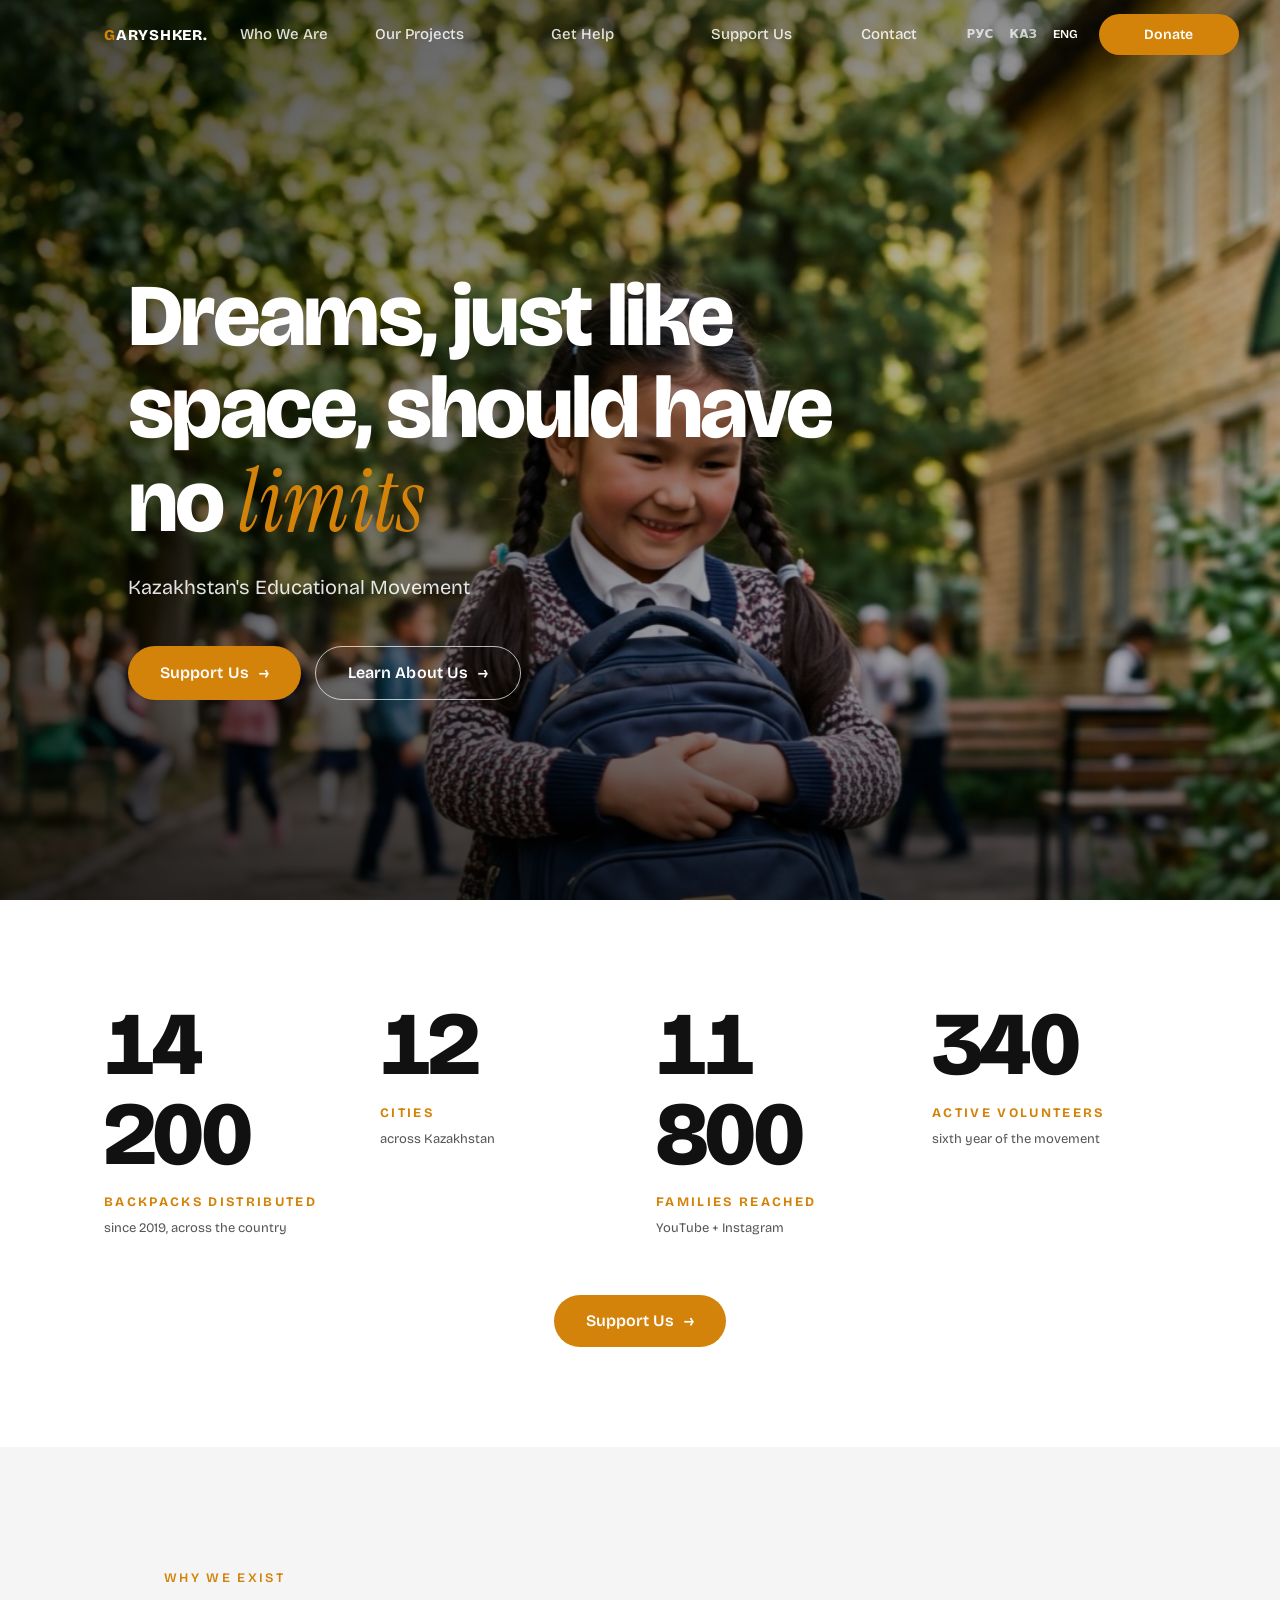
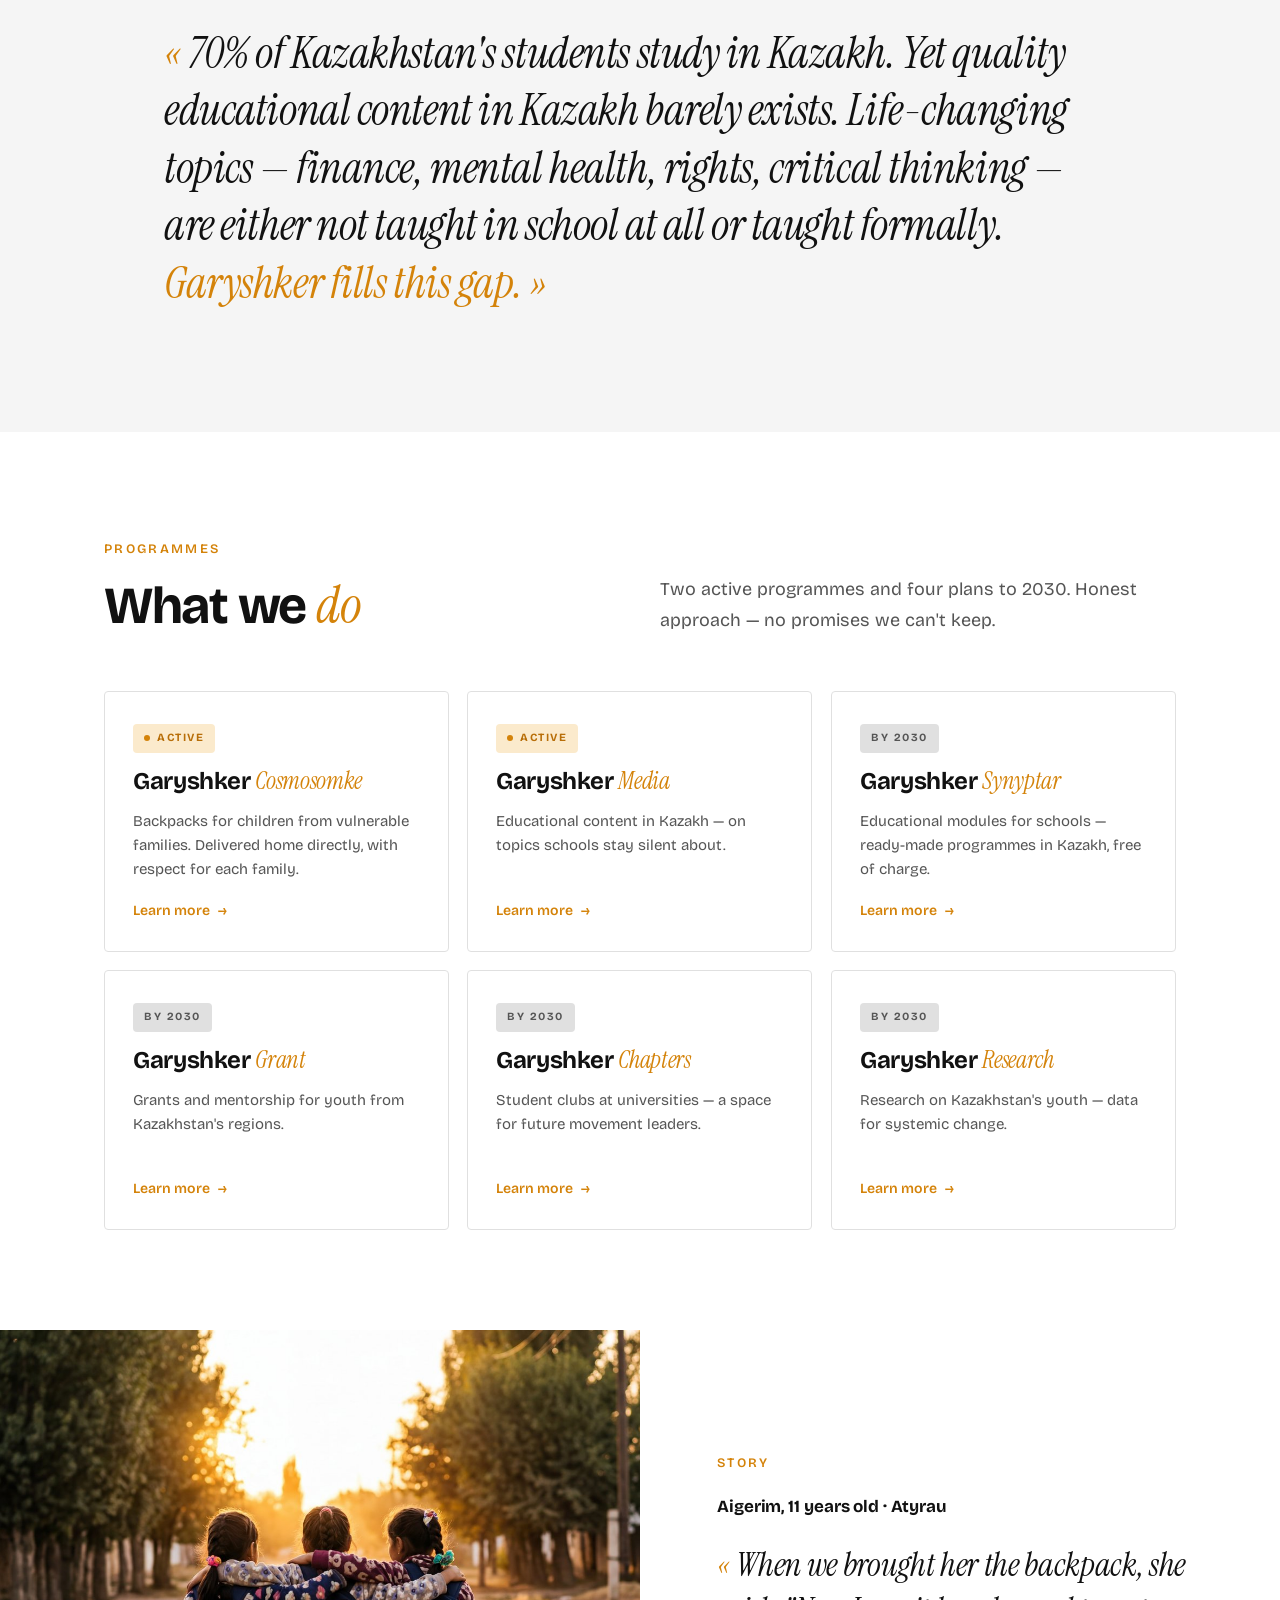
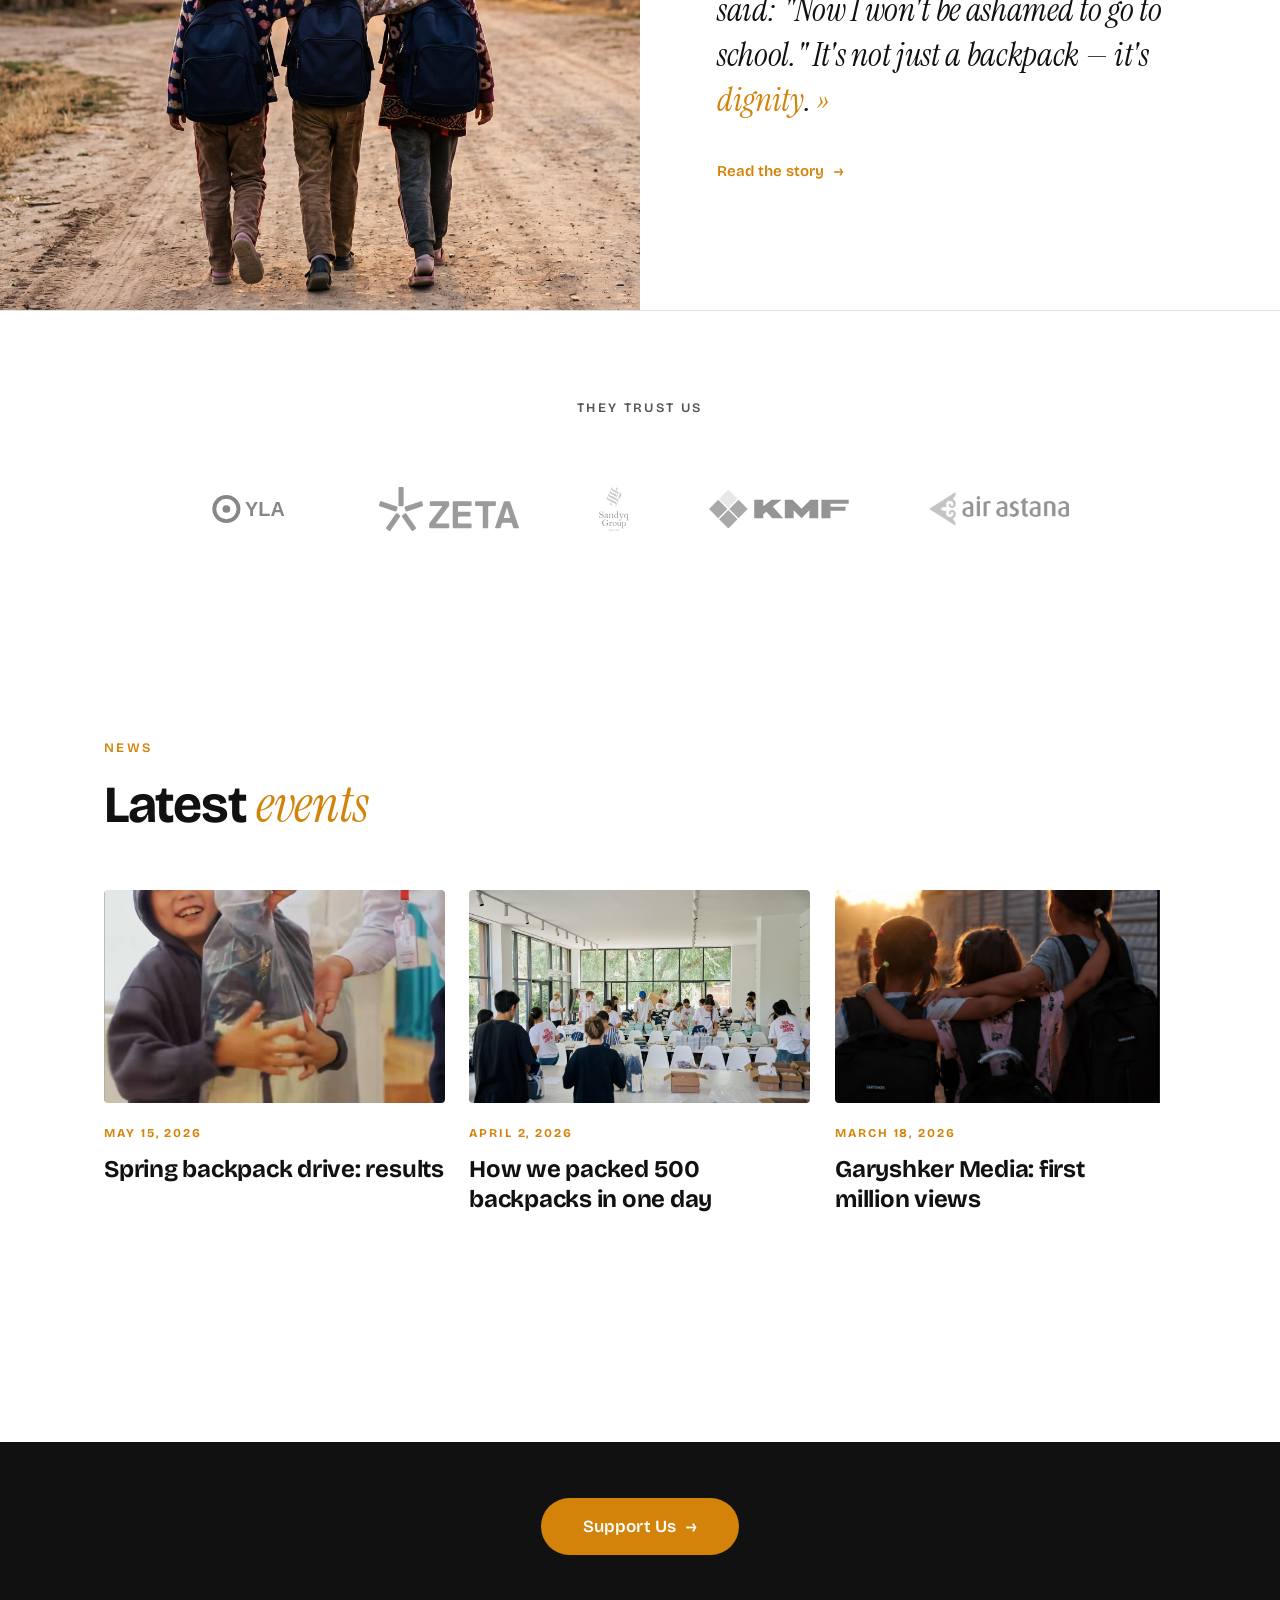
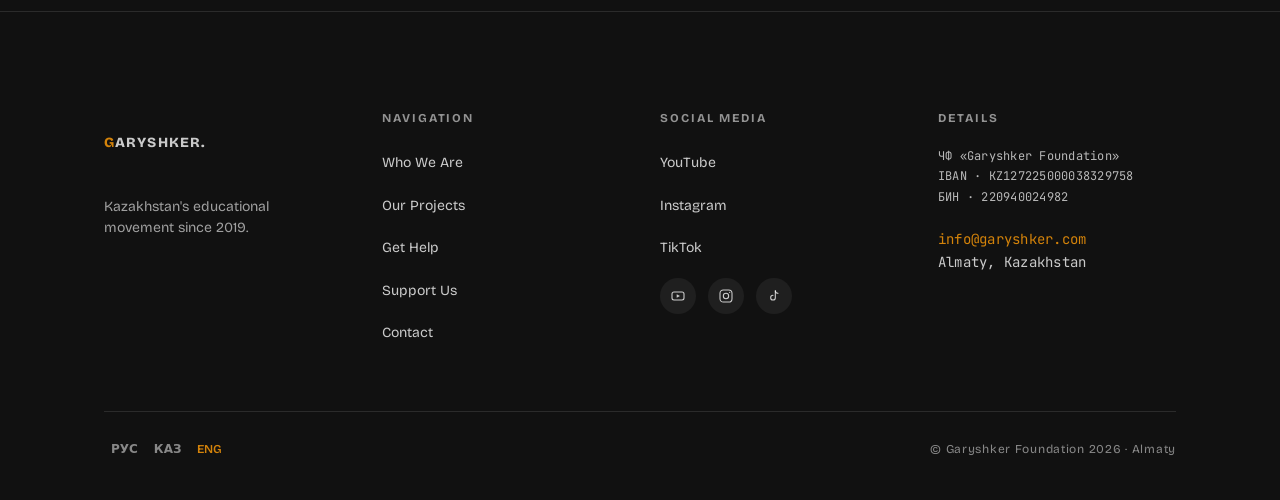
<file: index.html>
<!doctype html>
<html lang="ru">
<head>
<meta charset="utf-8">
<meta name="viewport" content="width=device-width, initial-scale=1">
<title>Garyshker · Образовательное движение Казахстана</title>
<meta name="description" content="У мечтаний, как и у космоса, не должно быть пределов. Образовательное движение Казахстана с 2019 года.">
<meta property="og:title" content="GARYSHKER — Образовательное движение Казахстана">
<meta property="og:description" content="Помогаем детям из уязвимых семей получить доступ к качественному образованию с 2019 года.">
<meta property="og:url" content="https://garyshkerrr.netlify.app/">
<meta property="og:type" content="website">
<meta property="og:site_name" content="GARYSHKER">
<meta property="og:image" content="https://garyshkerrr.netlify.app/assets/og_cover.jpg">
<meta name="twitter:card" content="summary_large_image">
<meta name="twitter:image" content="https://garyshkerrr.netlify.app/assets/og_cover.jpg">
<meta name="theme-color" content="#D4830A">
<link rel="preload" as="image" href="assets/girl_g_backpack_school.jpg">
<script src="js/i18n.js" defer></script>
<script src="js/stats.js" defer></script>

<link rel="preconnect" href="https://fonts.googleapis.com">
<link rel="preconnect" href="https://fonts.gstatic.com" crossorigin>
<link href="https://fonts.googleapis.com/css2?family=Bricolage+Grotesque:wght@400;500;600;700;800&family=Instrument+Serif:ital@0;1&family=JetBrains+Mono:wght@400;500;600&display=swap" rel="stylesheet">
<link rel="stylesheet" href="styles.css">

<style>
  /* ─────────────── Home-specific styles ─────────────── */

  /* HERO */
  .home-hero {
    position: relative;
    min-height: 100vh;
    padding: 0;
    overflow: hidden;
    display: flex; align-items: flex-start;
  }
  .home-hero__bg {
    position: absolute; inset: 0;
    background: url('assets/girl_g_backpack_school.jpg') center 30% / cover no-repeat;
    z-index: 0;
    transform: scale(1.05);
    animation: heroZoom 22s var(--ease) forwards;
  }
  @keyframes heroZoom { to { transform: scale(1); } }
  .home-hero__bg::after {
    content: ""; position: absolute; inset: 0;
    background:
      linear-gradient(90deg, rgba(0,0,0,0.65) 0%, rgba(0,0,0,0.42) 45%, rgba(0,0,0,0.18) 100%),
      linear-gradient(180deg, rgba(0,0,0,0.25) 0%, rgba(0,0,0,0) 30%, rgba(0,0,0,0) 70%, rgba(0,0,0,0.55) 100%);
  }
  .home-hero__inner {
    position: relative; z-index: 1;
    width: 100%;
    padding: 30vh 10vw 100px;
    max-width: 1400px;
  }
  .home-hero__content { max-width: 760px; }
  .home-hero h1 {
    color: var(--white);
    font-size: clamp(40px, 7vw, 88px);
    font-weight: 800;
    line-height: 1.05;
    letter-spacing: -0.03em;
    margin-bottom: 24px;
    text-wrap: pretty;
  }
  .home-hero h1 em {
    font-family: var(--font-serif);
    font-style: italic;
    font-weight: 400;
    color: var(--amber);
    letter-spacing: -0.005em;
  }
  .home-hero__sub {
    font-size: 20px;
    color: rgba(255,255,255,0.88);
    margin-bottom: 44px;
    max-width: 520px;
    line-height: 1.5;
  }
  .home-hero__ctas { display: flex; gap: 14px; flex-wrap: wrap; }
  @media (max-width: 720px) { .home-hero__inner { padding: 0 var(--pad-x); } }

  /* KEY STATS — 4 in a row */
  .key-stats {
    background: var(--white);
    padding: 100px 0;
  }
  .key-stats__inner {
    max-width: var(--max-w);
    margin: 0 auto;
    padding: 0 var(--pad-x);
  }
  .key-stats__grid {
    display: grid;
    grid-template-columns: repeat(4, 1fr);
    gap: 32px;
    margin-bottom: 56px;
  }
  @media (max-width: 880px) { .key-stats__grid { grid-template-columns: 1fr 1fr; gap: 48px 24px; } }
  .key-stats__cell { text-align: left; }
  .key-stats__n {
    font-size: clamp(56px, 7vw, 96px);
    font-weight: 800;
    color: var(--ink);
    line-height: 1;
    letter-spacing: -0.04em;
    font-variant-numeric: tabular-nums;
    margin-bottom: 14px;
  }
  .key-stats__l {
    font-size: 13px;
    font-weight: 700;
    color: var(--amber);
    letter-spacing: 0.18em;
    text-transform: uppercase;
    line-height: 1.4;
    margin-bottom: 8px;
  }
  .key-stats__s {
    font-size: 13px;
    color: var(--muted);
    line-height: 1.5;
  }
  .key-stats__cta { text-align: center; }

  /* WHY — large italic quote on gray */
  .why {
    background: var(--gray);
    padding: 120px 0;
  }
  .why__inner {
    max-width: 1080px;
    margin: 0 auto;
    padding: 0 var(--pad-x);
  }
  .why .overline { margin-bottom: 36px; display: block; }
  .why__q {
    font-family: var(--font-serif);
    font-style: italic;
    font-size: clamp(28px, 3.4vw, 44px);
    line-height: 1.32;
    color: var(--ink);
    letter-spacing: -0.01em;
    font-weight: 400;
    text-wrap: pretty;
  }
  .why__q .amber { color: var(--amber); font-weight: 400; }
  .why__q::before { content: "« "; color: var(--amber); }
  .why__q::after  { content: " »"; color: var(--amber); }

  /* DIRECTIONS — 6 cards */
  .directions {
    background: var(--white);
    padding: 100px 0;
  }
  .directions__inner {
    max-width: var(--max-w);
    margin: 0 auto;
    padding: 0 var(--pad-x);
  }
  .directions__head {
    margin-bottom: 56px;
    display: grid;
    grid-template-columns: 1fr 1fr;
    gap: 40px;
    align-items: end;
  }
  @media (max-width: 720px) { .directions__head { grid-template-columns: 1fr; gap: 16px; } }
  .directions__grid {
    display: grid;
    grid-template-columns: repeat(3, 1fr);
    gap: 18px;
  }
  @media (max-width: 920px) { .directions__grid { grid-template-columns: 1fr 1fr; } }
  @media (max-width: 560px) { .directions__grid { grid-template-columns: 1fr; } }

  /* STORY split */
  .home-story {
    background: var(--white);
    overflow: hidden;
  }
  .home-story__inner {
    display: grid;
    grid-template-columns: 1fr 1fr;
    min-height: 580px;
  }
  @media (max-width: 880px) {
    .home-story__inner { display: flex; flex-direction: column; }
    .home-story__img { order: -1; }
  }
  .home-story__img {
    background-size: cover;
    background-position: center;
    background-repeat: no-repeat;
    min-height: 380px;
  }
  .home-story__body {
    padding: clamp(56px, 8vw, 96px) clamp(36px, 6vw, 88px);
    display: flex; flex-direction: column; justify-content: center;
    max-width: 640px;
  }
  .home-story__body .overline { margin-bottom: 18px; }
  .home-story__name {
    font-size: 17px;
    font-weight: 700;
    color: var(--ink);
    margin-bottom: 22px;
    letter-spacing: -0.005em;
  }
  .home-story__q {
    font-family: var(--font-serif);
    font-style: italic;
    font-size: clamp(24px, 2.6vw, 34px);
    line-height: 1.35;
    color: var(--ink);
    letter-spacing: -0.01em;
    font-weight: 400;
    margin-bottom: 32px;
    text-wrap: pretty;
  }
  .home-story__q::before { content: "« "; color: var(--amber); }
  .home-story__q::after  { content: " »"; color: var(--amber); }

  /* PARTNERS — dark row */
  .home-partners {
    background: var(--white);
    padding: 80px 0;
    text-align: center;
    border-top: 1px solid var(--gray-line);
  }
  .home-partners__inner {
    max-width: var(--max-w);
    margin: 0 auto;
    padding: 0 var(--pad-x);
  }
  .home-partners .overline {
    color: var(--muted);
    letter-spacing: 0.18em;
    margin-bottom: 48px;
  }
  .home-partners__row {
    display: flex;
    flex-wrap: wrap;
    justify-content: center;
    align-items: center;
    gap: 0;
  }
  .partner-logo {
    display: flex;
    align-items: center;
    justify-content: center;
    padding: 20px 40px;
    transition: transform .2s ease;
  }
  .partner-logo:hover {
    transform: scale(1.06);
  }
  .partner-logo img {
    height: 44px;
    width: auto;
    max-width: 140px;
    object-fit: contain;
    opacity: 0.5;
    filter: grayscale(100%);
    transition: opacity .2s ease, filter .2s ease;
  }
  .partner-logo:hover img {
    opacity: 1;
    filter: grayscale(0%);
  }
  @media (max-width: 600px) {
    .partner-logo { padding: 16px 24px; }
    .partner-logo img { height: 34px; }
  }

  /* EVENTS — 3 cards */
  .events {
    background: var(--white);
    padding: 100px 0 120px;
  }
  .events__inner {
    max-width: var(--max-w);
    margin: 0 auto;
    padding: 0 var(--pad-x);
  }
  .events__head { margin-bottom: 56px; }
  .events__grid {
    display: grid;
    grid-template-columns: repeat(3, 1fr);
    gap: 24px;
    margin-bottom: 56px;
  }
  @media (max-width: 880px) { .events__grid { grid-template-columns: 1fr; gap: 32px; } }
  .ecard { display: block; transition: transform .25s var(--ease); }
  .ecard:hover { transform: translateY(-4px); }
  .ecard__photo {
    width: 100%;
    aspect-ratio: 16 / 10;
    background-size: cover;
    background-position: center;
    background-repeat: no-repeat;
    background-color: var(--gray);
    margin-bottom: 20px;
    border-radius: 4px;
    overflow: hidden;
  }
  .ecard__date {
    font-size: 12px;
    font-weight: 700;
    color: var(--amber);
    letter-spacing: 0.16em;
    text-transform: uppercase;
    margin-bottom: 10px;
  }
  .ecard__title {
    font-size: clamp(20px, 2vw, 24px);
    font-weight: 700;
    color: var(--ink);
    line-height: 1.25;
    letter-spacing: -0.01em;
    text-wrap: pretty;
  }
  .ecard:hover .ecard__title { color: var(--amber); }
  .events__cta { text-align: center; }

  /* FOOTER — amber CTA strip + 4-col */
  .footer-cta {
    background: var(--ink);
    padding: 56px 0;
    text-align: center;
    border-bottom: 1px solid var(--gray-line-dk);
  }
  .footer-cta .btn {
    padding: 20px 42px;
    font-size: 17px;
  }
  footer .footer__cols .reqs {
    font-family: 'JetBrains Mono', monospace;
    font-size: 12px;
    color: rgba(255,255,255,0.7);
    line-height: 1.7;
    letter-spacing: 0.02em;
  }
  footer .footer__bottom-lang {
    display: flex; gap: 2px;
    font-family: var(--font);
    font-size: 12px;
    font-weight: 600;
    color: rgba(255,255,255,0.5);
    letter-spacing: 0.06em;
  }
  footer .footer__bottom-lang button {
    padding: 5px 7px;
    border-radius: 4px;
    transition: color .15s ease;
  }
  footer .footer__bottom-lang button:hover { color: var(--white); }
  footer .footer__bottom-lang button.is-active { color: var(--amber); }
</style>
<template id="__bundler_thumbnail">
  <svg xmlns="http://www.w3.org/2000/svg" viewBox="0 0 200 200">
    <rect width="200" height="200" fill="#FFFFFF"/>
    <circle cx="100" cy="100" r="44" fill="#D4830A"/>
    <text x="100" y="170" text-anchor="middle" font-family="sans-serif" font-weight="800" font-size="20" fill="#111111">garyshker</text>
  </svg>
</template>
</head>
<body>

<!-- ═══════════════ NAV ═══════════════ -->
<div class="nav-wrap" id="nav">
  <nav class="nav">
    <a href="garyshker.com.html" class="logo">
      <span class="logo__mark"></span>
      <span><span class="a">G</span>ARYSHKER.</span>
    </a>
    <div class="nav__items">
      <a class="nav__a" href="about.html" data-i18n="nav.who">Кто мы</a>
      <a class="nav__a" href="projects.html" data-i18n="nav.projects">Наши проекты</a>
      <a class="nav__a" href="apply.html" data-i18n="nav.apply">Получить помощь</a>
      <a class="nav__a" href="support.html" data-i18n="nav.support">Поддержите нас</a>
      <a class="nav__a" href="contacts.html" data-i18n="nav.contacts">Контакты</a>
    </div>
    <div class="nav__right">
      <div class="lang">
        <button data-lang="ru" onclick="gsi18n.switchLang('ru')" type="button">РУС</button>
        <button data-lang="kz" onclick="gsi18n.switchLang('kz')" type="button">КАЗ</button>
        <button data-lang="en" onclick="gsi18n.switchLang('en')" type="button">ENG</button>
      </div>
      <a href="support.html#donate" class="nav__cta" data-i18n="nav.cta">Поддержать</a>
      <button class="burger" type="button" aria-label="Меню">
        <svg width="20" height="20" viewBox="0 0 20 20" fill="none">
          <line x1="3" y1="6" x2="17" y2="6" stroke="currentColor" stroke-width="1.8" stroke-linecap="round"/>
          <line x1="3" y1="10" x2="17" y2="10" stroke="currentColor" stroke-width="1.8" stroke-linecap="round"/>
          <line x1="3" y1="14" x2="17" y2="14" stroke="currentColor" stroke-width="1.8" stroke-linecap="round"/>
        </svg>
      </button>
    </div>
  </nav>
</div>

<!-- ═══════════════ BLOCK 1 — HERO ═══════════════ -->
<section class="home-hero" id="top">
  <div class="home-hero__bg"></div>
  <div class="home-hero__inner">
    <div class="home-hero__content">
      <h1 class="rv" data-i18n-html="home.hero.h1">У мечтаний, как и у космоса, не должно быть <em>пределов</em></h1>
      <p class="home-hero__sub rv rv-d1" data-i18n="home.hero.sub">Образовательное движение Казахстана</p>
      <div class="home-hero__ctas rv rv-d2">
        <a href="support.html" class="btn btn--amber btn--lg">
          <span data-i18n="home.hero.btn1">Поддержите нас</span>
          <span class="arr">→</span>
        </a>
        <a href="about.html" class="btn btn--outline-light btn--lg">
          <span data-i18n="home.hero.btn2">Узнать о нас</span>
          <span class="arr">→</span>
        </a>
      </div>
    </div>
  </div>
</section>

<!-- ═══════════════ BLOCK 2 — КЛЮЧЕВЫЕ ЦИФРЫ ═══════════════ -->
<section class="key-stats">
  <div class="key-stats__inner">
    <div class="key-stats__grid">
      <div class="key-stats__cell rv">
        <div class="key-stats__n" data-stat="рюкзаков">14 200</div>
        <div class="key-stats__l" data-i18n="home.stats.l1">Рюкзаков роздано</div>
        <div class="key-stats__s" data-i18n="home.stats.s1">с 2019 года, по всей стране</div>
      </div>
      <div class="key-stats__cell rv rv-d1">
        <div class="key-stats__n" data-stat="городов">12</div>
        <div class="key-stats__l" data-i18n="home.stats.l2">Городов</div>
        <div class="key-stats__s" data-i18n="home.stats.s2">по всему Казахстану</div>
      </div>
      <div class="key-stats__cell rv rv-d2">
        <div class="key-stats__n" data-stat="семей">11 800</div>
        <div class="key-stats__l" data-i18n="home.stats.l3">Семей охвачено</div>
        <div class="key-stats__s" data-i18n="home.stats.s3">YouTube + Instagram</div>
      </div>
      <div class="key-stats__cell rv rv-d3">
        <div class="key-stats__n" data-stat="волонтёров">340</div>
        <div class="key-stats__l" data-i18n="home.stats.l4">Активных волонтёров</div>
        <div class="key-stats__s" data-i18n="home.stats.s4">шестой год движения</div>
      </div>
    </div>
    <div class="key-stats__cta rv">
      <a href="support.html" class="btn btn--amber btn--lg">
        <span data-i18n="home.stats.cta">Поддержать движение</span>
        <span class="arr">→</span>
      </a>
    </div>
  </div>
</section>

<!-- ═══════════════ BLOCK 3 — ПОЧЕМУ МЫ СУЩЕСТВУЕМ ═══════════════ -->
<section class="why">
  <div class="why__inner">
    <div class="overline rv" data-i18n="home.why.overline">Почему мы существуем</div>
    <blockquote class="why__q rv rv-d1" data-i18n-html="home.why.q">70% школьников Казахстана учатся на казахском языке. При этом качественного образовательного контента на казахском почти не существует. Темы которые меняют жизнь — финансы, ментальное здоровье, права, критическое мышление — в школе либо не преподаются вовсе, либо преподаются формально. <span class="amber">Garyshker закрывает эту нишу.</span></blockquote>
  </div>
</section>

<!-- ═══════════════ BLOCK 4 — НАШИ НАПРАВЛЕНИЯ ═══════════════ -->
<section class="directions">
  <div class="directions__inner">
    <div class="directions__head">
      <div>
        <div class="overline rv" data-i18n="home.dir.overline">Направления</div>
        <h2 class="h2 rv rv-d1" style="margin-top: 14px;" data-i18n-html="home.dir.h2">Наши <em>направления</em></h2>
      </div>
      <p class="body rv rv-d2" data-i18n="home.dir.desc">Две работающие программы и четыре плана до 2030 года. Подача честная — без обещаний, которые мы не сможем выполнить.</p>
    </div>

    <div class="directions__grid">
      <a href="projects.html#cosmosomke" class="pcard rv">
        <span class="pcard__tag pcard__tag--active"><span class="dot"></span><span data-i18n="home.dir.tag.active">Активно</span></span>
        <div class="pcard__name" data-i18n-html="home.dir.cosmosomke.name">Garyshker <em>Cosmosomke</em></div>
        <p class="pcard__desc" data-i18n="home.dir.cosmosomke.desc">Рюкзаки для детей из социально уязвимых семей. Адресно на дом, с уважением к каждой семье.</p>
        <span class="pcard__cta"><span data-i18n="home.dir.cosmosomke.cta">Подробнее</span> <span class="arr">→</span></span>
      </a>

      <a href="projects.html#media" class="pcard rv rv-d1">
        <span class="pcard__tag pcard__tag--active"><span class="dot"></span><span data-i18n="home.dir.tag.active">Активно</span></span>
        <div class="pcard__name" data-i18n-html="home.dir.media.name">Garyshker <em>Media</em></div>
        <p class="pcard__desc" data-i18n="home.dir.media.desc">Образовательный контент на казахском — о темах, о которых молчат в школе.</p>
        <span class="pcard__cta"><span data-i18n="home.dir.media.cta">Подробнее</span> <span class="arr">→</span></span>
      </a>

      <a href="projects.html#synyptar" class="pcard rv rv-d2">
        <span class="pcard__tag pcard__tag--planned" data-i18n="home.dir.tag.planned">До 2030</span>
        <div class="pcard__name" data-i18n-html="home.dir.synyptar.name">Garyshker <em>Сыныптар</em></div>
        <p class="pcard__desc" data-i18n="home.dir.synyptar.desc">Образовательные модули для школ — готовые программы на казахском бесплатно.</p>
        <span class="pcard__cta"><span data-i18n="home.dir.synyptar.cta">Подробнее</span> <span class="arr">→</span></span>
      </a>

      <a href="projects.html#grant" class="pcard rv">
        <span class="pcard__tag pcard__tag--planned" data-i18n="home.dir.tag.planned">До 2030</span>
        <div class="pcard__name" data-i18n-html="home.dir.grant.name">Garyshker <em>Grant</em></div>
        <p class="pcard__desc" data-i18n="home.dir.grant.desc">Гранты и менторство для молодёжи из регионов Казахстана.</p>
        <span class="pcard__cta"><span data-i18n="home.dir.grant.cta">Подробнее</span> <span class="arr">→</span></span>
      </a>

      <a href="projects.html#chapters" class="pcard rv rv-d1">
        <span class="pcard__tag pcard__tag--planned" data-i18n="home.dir.tag.planned">До 2030</span>
        <div class="pcard__name" data-i18n-html="home.dir.chapters.name">Garyshker <em>Chapters</em></div>
        <p class="pcard__desc" data-i18n="home.dir.chapters.desc">Студенческие клубы в университетах — среда для будущих лидеров движения.</p>
        <span class="pcard__cta"><span data-i18n="home.dir.chapters.cta">Подробнее</span> <span class="arr">→</span></span>
      </a>

      <a href="projects.html#research" class="pcard rv rv-d2">
        <span class="pcard__tag pcard__tag--planned" data-i18n="home.dir.tag.planned">До 2030</span>
        <div class="pcard__name" data-i18n-html="home.dir.research.name">Garyshker <em>Research</em></div>
        <p class="pcard__desc" data-i18n="home.dir.research.desc">Исследования о молодёжи Казахстана — данные для системных изменений.</p>
        <span class="pcard__cta"><span data-i18n="home.dir.research.cta">Подробнее</span> <span class="arr">→</span></span>
      </a>
    </div>
  </div>
</section>

<!-- ═══════════════ BLOCK 5 — ИСТОРИЯ ОДНОГО РЕБЁНКА ═══════════════ -->
<section class="home-story">
  <div class="home-story__inner">
    <div class="home-story__img" style="background-image: url('assets/three_girls_sunset.jpg');" role="img" aria-label="Айгерим с подругами"></div>
    <div class="home-story__body">
      <div class="overline rv" data-i18n="home.story.overline">История</div>
      <div class="home-story__name rv rv-d1" data-i18n="home.story.name">Айгерим, 11 лет · Атырау</div>
      <blockquote class="home-story__q rv rv-d2" data-i18n-html="home.story.q">Когда нам принесли рюкзак, она сказала: «Теперь я не буду стыдиться идти в школу». Это не просто рюкзак — это <em style="font-family: var(--font-serif); color: var(--amber);">достоинство</em>.</blockquote>
      <div class="rv rv-d3">
        <a href="projects.html#cosmosomke" class="arrow-link"><span data-i18n="home.story.cta">Читать историю</span> <span class="arr">→</span></a>
      </div>
    </div>
  </div>
</section>

<!-- ═══════════════ BLOCK 6 — ПАРТНЁРЫ ═══════════════ -->
<section class="home-partners">
  <div class="home-partners__inner">
    <div class="overline rv" data-i18n="home.partners.overline">Нам доверяют</div>
    <div class="home-partners__row">
      <a class="partner-logo rv" href="https://oyla.kz/" target="_blank" rel="noopener" aria-label="OYLA">
        <img src="assets/logo_oyla.svg" alt="OYLA">
      </a>
      <a class="partner-logo rv rv-d1" href="https://zeta.kz/" target="_blank" rel="noopener" aria-label="ZETA">
        <img src="assets/logo_zeta.svg" alt="ZETA">
      </a>
      <a class="partner-logo rv rv-d1" href="https://sandyqgroup.com/menu-tary" target="_blank" rel="noopener" aria-label="Sandyq Group">
        <img src="assets/logo_sandyq.svg" alt="Sandyq Group">
      </a>
      <a class="partner-logo rv rv-d2" href="https://kmf.kz/" target="_blank" rel="noopener" aria-label="KMF">
        <img src="assets/logo_kmf.svg" alt="KMF">
      </a>
      <a class="partner-logo rv rv-d2" href="https://airastana.com/kaz-ru" target="_blank" rel="noopener" aria-label="Air Astana">
        <img src="assets/logo_airastana.webp" alt="Air Astana">
      </a>
    </div>
  </div>
</section>

<!-- ═══════════════ BLOCK 7 — ПОСЛЕДНИЕ СОБЫТИЯ ═══════════════ -->
<section class="events">
  <div class="events__inner">
    <div class="events__head">
      <div class="overline rv" data-i18n="home.events.overline">Новости</div>
      <h2 class="h2 rv rv-d1" style="margin-top: 14px;" data-i18n-html="home.events.h2">Последние <em>события</em></h2>
    </div>

    <div class="events__grid">
      <a class="ecard rv" href="#">
        <div class="ecard__photo" style="background-image: url('assets/boy_gift.jpg');"></div>
        <div class="ecard__date" data-i18n="home.events.e1.date">15 мая 2026</div>
        <h3 class="ecard__title" data-i18n="home.events.e1.title">Весенний сбор рюкзаков: итоги</h3>
      </a>

      <a class="ecard rv rv-d1" href="#">
        <div class="ecard__photo" style="background-image: url('assets/cosmosomke_packing_wide.jpg');"></div>
        <div class="ecard__date" data-i18n="home.events.e2.date">02 апреля 2026</div>
        <h3 class="ecard__title" data-i18n="home.events.e2.title">Как мы собрали 500 рюкзаков за один день</h3>
      </a>

      <a class="ecard rv rv-d2" href="#">
        <div class="ecard__photo" style="background-image: url('assets/bg_walking.jpg');"></div>
        <div class="ecard__date" data-i18n="home.events.e3.date">18 марта 2026</div>
        <h3 class="ecard__title" data-i18n="home.events.e3.title">Garyshker Media: первый миллион просмотров</h3>
      </a>
    </div>

    <div class="events__cta rv">
      <a href="#" class="btn btn--amber btn--lg">
        <span data-i18n="home.events.cta">Смотреть все события</span>
        <span class="arr">→</span>
      </a>
    </div>
  </div>
</section>

<!-- ═══════════════ FOOTER ═══════════════ -->
<div class="footer-cta">
  <a href="support.html" class="btn btn--amber">
    <span data-i18n="footer.cta.btn">Поддержать движение</span>
    <span class="arr">→</span>
  </a>
</div>

<footer>
  <div class="footer__inner">
    <div class="footer__cols">
      <div class="footer__col">
        <a href="garyshker.com.html" class="logo" style="color: var(--white); font-size: 22px;">
          <span class="logo__mark"></span>
          <span><span class="a">G</span>ARYSHKER.</span>
        </a>
        <p style="margin-top: 18px; font-size: 14px; color: rgba(255,255,255,0.6); line-height: 1.55; max-width: 240px;" data-i18n="footer.sub">
          Образовательное движение Казахстана с 2019.
        </p>
      </div>

      <div class="footer__col">
        <h4 data-i18n="footer.nav">Навигация</h4>
        <ul>
          <li><a href="about.html" data-i18n="footer.nav.who">Кто мы</a></li>
          <li><a href="projects.html" data-i18n="footer.nav.projects">Наши проекты</a></li>
          <li><a href="apply.html" data-i18n="footer.nav.apply">Получить помощь</a></li>
          <li><a href="support.html" data-i18n="footer.nav.support">Поддержите нас</a></li>
          <li><a href="contacts.html" data-i18n="footer.nav.contacts">Контакты</a></li>
        </ul>
      </div>

      <div class="footer__col">
        <h4 data-i18n="footer.social">Соцсети</h4>
        <ul>
          <li><a href="https://youtube.com/@garyshker" target="_blank" rel="noopener">YouTube</a></li>
          <li><a href="https://instagram.com/garyshker" target="_blank" rel="noopener">Instagram</a></li>
          <li><a href="#" target="_blank" rel="noopener">TikTok</a></li>
        </ul>
        <div class="footer__socials">
          <a class="footer__social" href="https://youtube.com/@garyshker" target="_blank" rel="noopener" aria-label="YouTube">
            <svg viewBox="0 0 24 24" fill="none">
              <rect x="3" y="6" width="18" height="12" rx="3" stroke="currentColor" stroke-width="1.6"/>
              <path d="M10 9.5 L15 12 L10 14.5 Z" fill="currentColor"/>
            </svg>
          </a>
          <a class="footer__social" href="https://instagram.com/garyshker" target="_blank" rel="noopener" aria-label="Instagram">
            <svg viewBox="0 0 24 24" fill="none">
              <rect x="3" y="3" width="18" height="18" rx="5" stroke="currentColor" stroke-width="1.6"/>
              <circle cx="12" cy="12" r="4" stroke="currentColor" stroke-width="1.6"/>
              <circle cx="17.5" cy="6.5" r="1" fill="currentColor"/>
            </svg>
          </a>
          <a class="footer__social" href="#" aria-label="TikTok">
            <svg viewBox="0 0 24 24" fill="none">
              <path d="M14 4 V14.5 a3.5 3.5 0 1 1 -3.5 -3.5" stroke="currentColor" stroke-width="1.6" stroke-linecap="round" stroke-linejoin="round"/>
              <path d="M14 4 C 14 6 16 8 18 8" stroke="currentColor" stroke-width="1.6" stroke-linecap="round"/>
            </svg>
          </a>
        </div>
      </div>

      <div class="footer__col">
        <h4 data-i18n="footer.reqs">Реквизиты</h4>
        <div class="reqs">
          ЧФ «Garyshker Foundation»<br>
          IBAN · KZ127225000038329758<br>
          БИН · 220940024982<br>
          <br>
          <a href="mailto:info@garyshker.com" class="a">info@garyshker.com</a><br>
          <span data-i18n="footer.city">Алматы, Казахстан</span>
        </div>
      </div>
    </div>

    <div class="footer__bottom">
      <div class="footer__bottom-lang lang">
        <button data-lang="ru" onclick="gsi18n.switchLang('ru')" type="button">РУС</button>
        <button data-lang="kz" onclick="gsi18n.switchLang('kz')" type="button">КАЗ</button>
        <button data-lang="en" onclick="gsi18n.switchLang('en')" type="button">ENG</button>
      </div>
      <div data-i18n="footer.copy">© Garyshker Foundation 2026 · Алматы</div>
    </div>
  </div>
</footer>

<script>
  // ════════ Lang switch ════════
  document.querySelectorAll('.lang button, .footer__bottom-lang button').forEach(b => {
    b.addEventListener('click', () => {
      const group = b.closest('.lang, .footer__bottom-lang');
      group.querySelectorAll('button').forEach(x => x.classList.toggle('is-active', x === b));
    });
  });

  // ════════ Transparent nav on hero ════════
  const navWrap = document.getElementById('nav');
  const heroSection = document.getElementById('top');
  function updateNav() {
    const heroBottom = heroSection ? heroSection.getBoundingClientRect().bottom : 0;
    navWrap.classList.toggle('nav-wrap--hero', heroBottom > 70);
  }
  updateNav();
  window.addEventListener('scroll', updateNav, { passive: true });

  // ════════ Scroll reveal ════════
  const io = new IntersectionObserver((entries) => {
    entries.forEach(e => {
      if (e.isIntersecting) {
        e.target.classList.add('is-in');
        io.unobserve(e.target);
      }
    });
  }, { threshold: 0.14, rootMargin: '0px 0px -8% 0px' });
  document.querySelectorAll('.rv').forEach(el => io.observe(el));
</script>

</body>
</html>
</file>
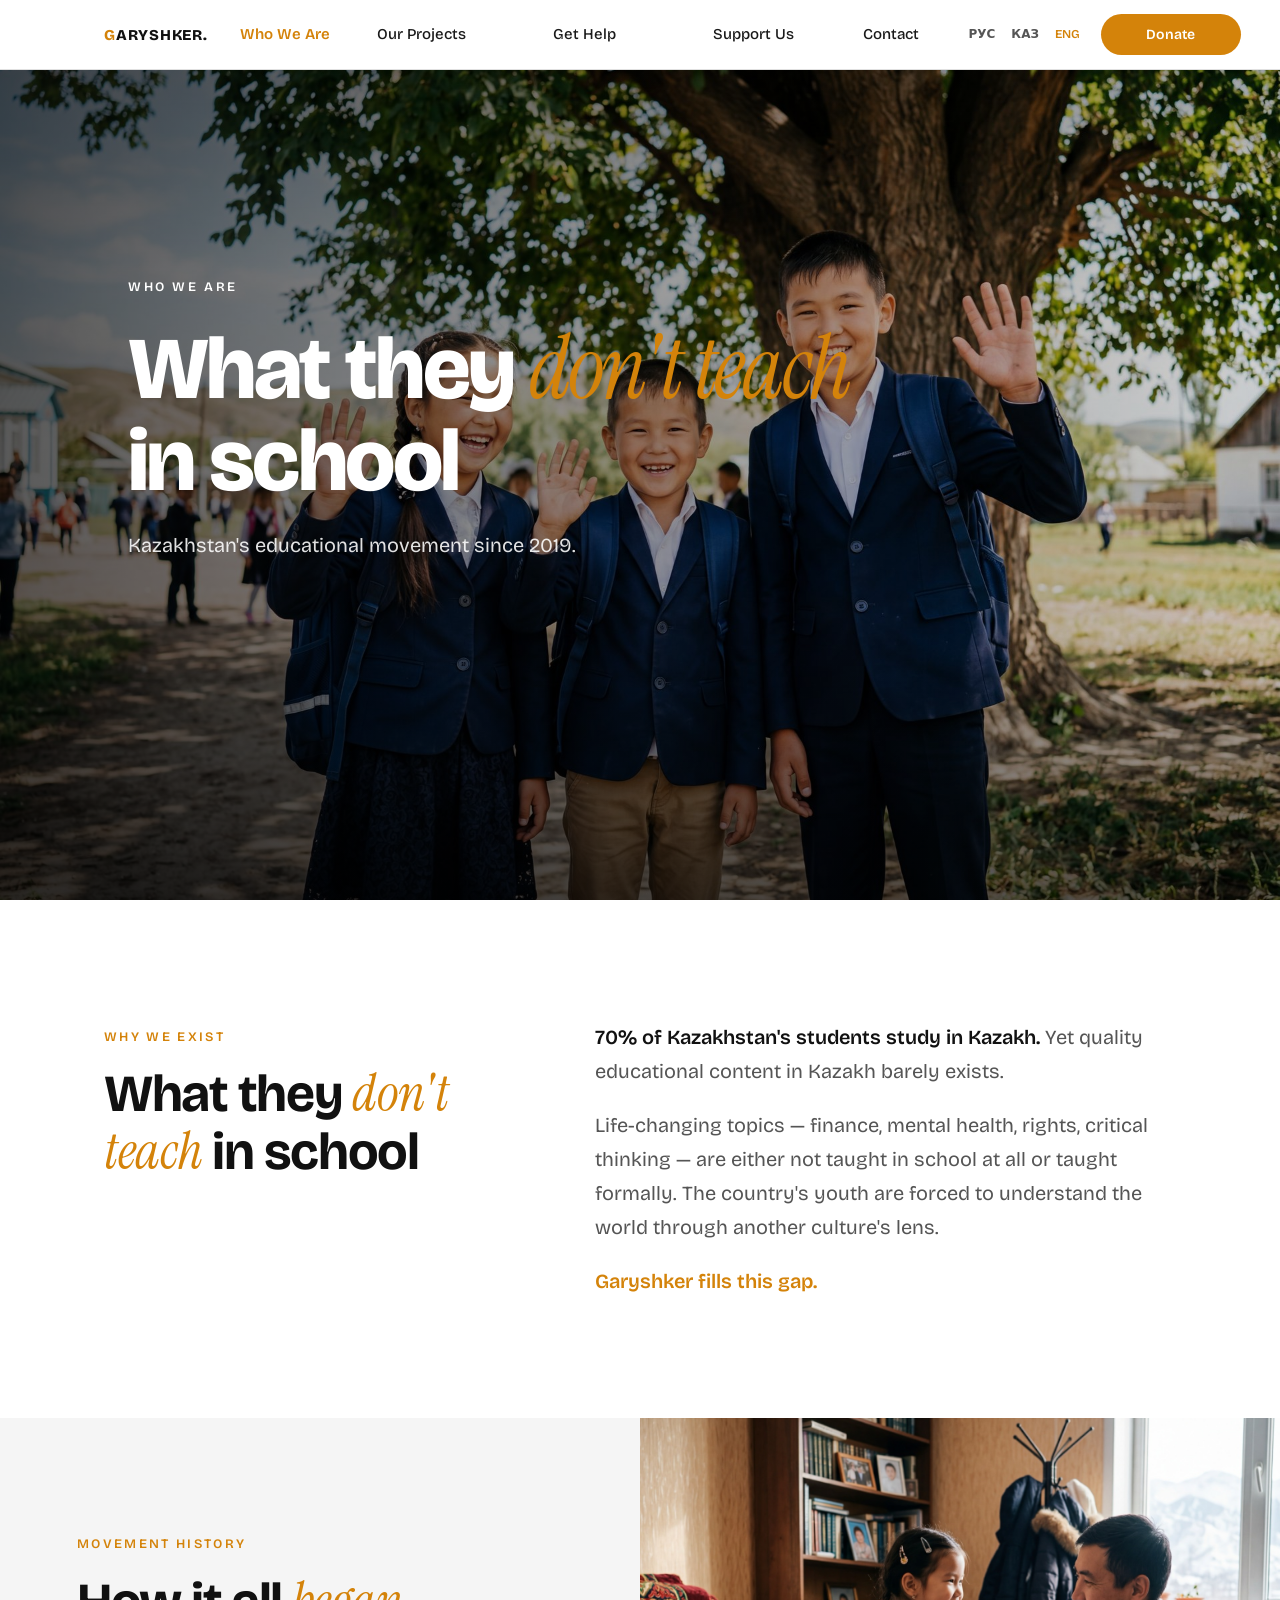
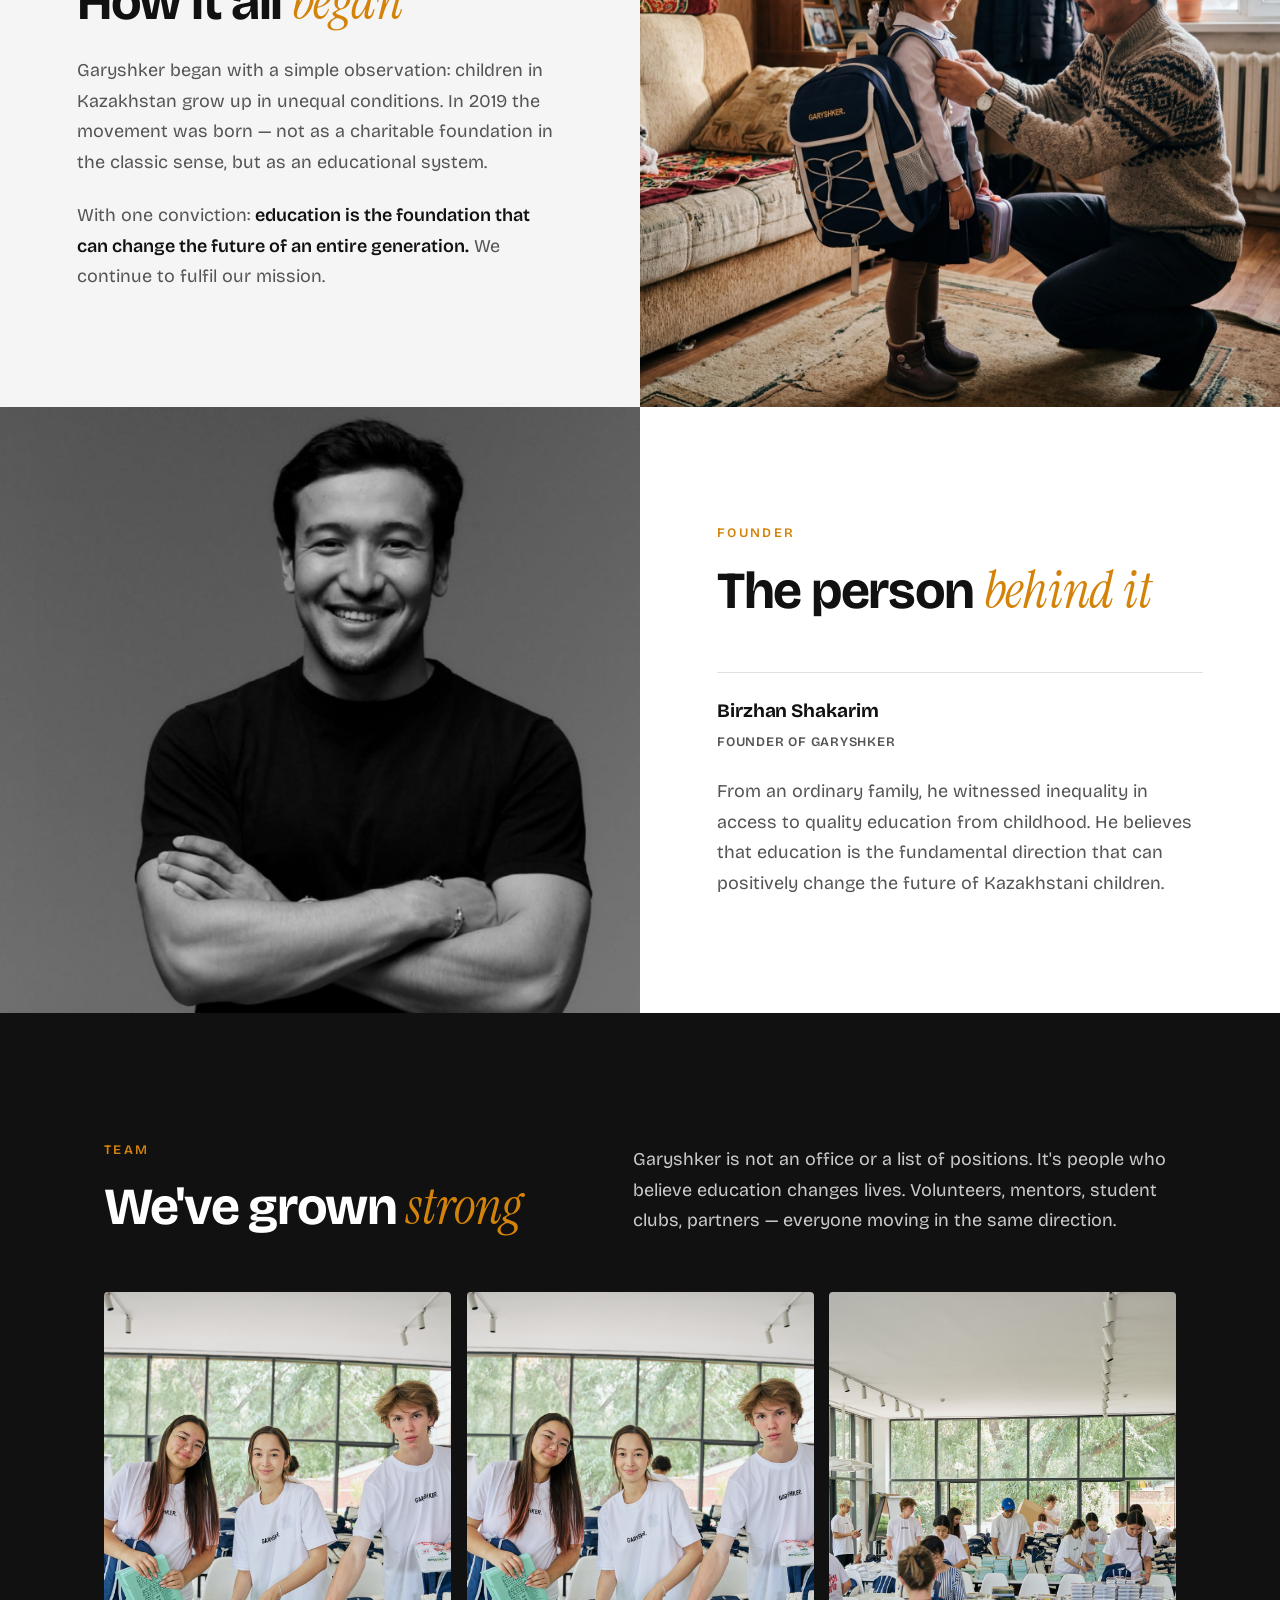
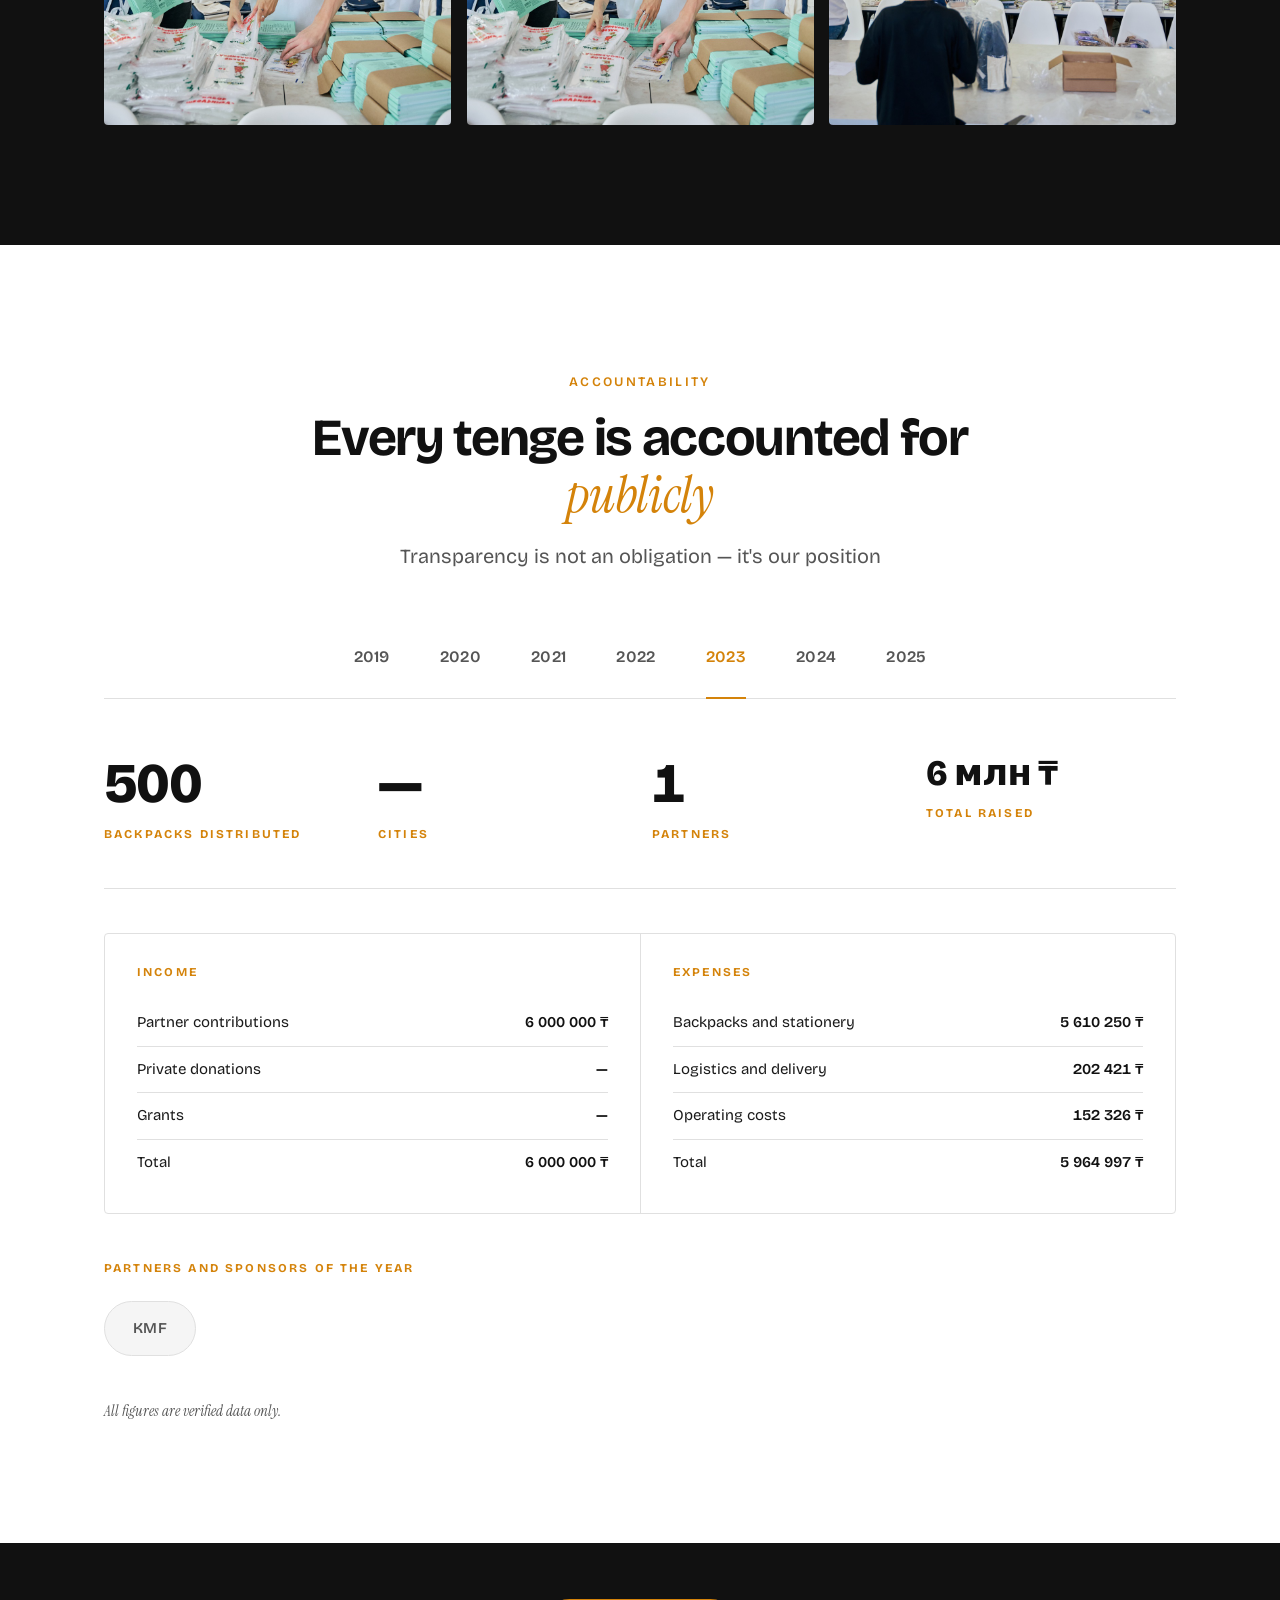
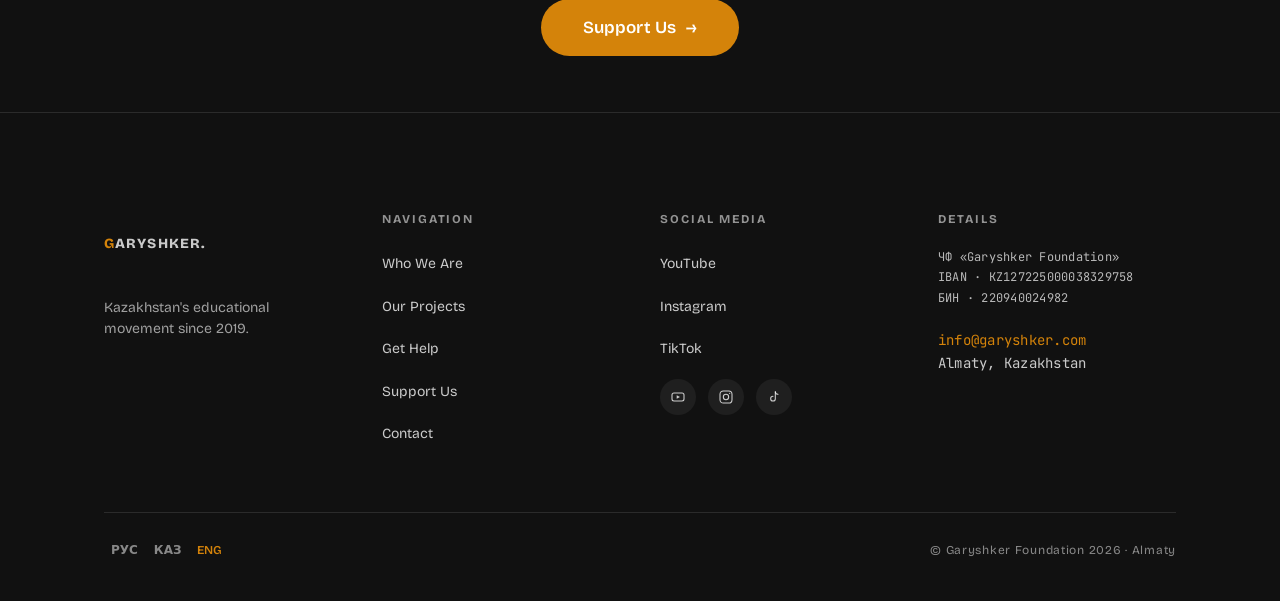
<file: about.html>
<!doctype html>
<html lang="ru">
<head>
<meta charset="utf-8">
<meta name="viewport" content="width=device-width, initial-scale=1">
<title>Кто мы · Garyshker</title>
<meta name="description" content="Garyshker — образовательное движение Казахстана с 2019. История, основатель, команда, отчётность.">
<meta property="og:title" content="Кто мы · GARYSHKER">
<meta property="og:description" content="История движения, основатель Биржан Шакарим и команда волонтёров.">
<meta property="og:url" content="https://garyshkerrr.netlify.app/about.html">
<meta property="og:type" content="website">
<meta property="og:site_name" content="GARYSHKER">
<meta property="og:image" content="https://garyshkerrr.netlify.app/assets/og_cover.jpg">
<meta name="twitter:card" content="summary_large_image">
<meta name="twitter:image" content="https://garyshkerrr.netlify.app/assets/og_cover.jpg">
<meta name="theme-color" content="#D4830A">
<link rel="preload" as="image" href="assets/three_schoolkids_waving.jpg">
<script src="js/i18n.js" defer></script>
<script src="js/stats.js" defer></script>

<link rel="preconnect" href="https://fonts.googleapis.com">
<link rel="preconnect" href="https://fonts.gstatic.com" crossorigin>
<link href="https://fonts.googleapis.com/css2?family=Bricolage+Grotesque:wght@400;500;600;700;800&family=Instrument+Serif:ital@0;1&family=JetBrains+Mono:wght@400;500;600&display=swap" rel="stylesheet">
<link rel="stylesheet" href="styles.css">

<style>
  /* ──────────── About-specific ──────────── */

  .nav__a.is-active { color: var(--amber); font-weight: 600; }

  /* hero — same shape as home, slightly shorter */
  .about-hero {
    position: relative;
    min-height: 100vh;
    padding: 0;
    overflow: hidden;
    display: flex; align-items: flex-start;
  }
  .about-hero__bg {
    position: absolute; inset: 0;
    background: url('assets/three_schoolkids_waving.jpg') center 30% / cover no-repeat;
    z-index: 0;
    transform: scale(1.04);
    animation: heroZoom 22s var(--ease) forwards;
  }
  @keyframes heroZoom { to { transform: scale(1); } }
  .about-hero__bg::after {
    content: ""; position: absolute; inset: 0;
    background:
      linear-gradient(90deg, rgba(0,0,0,0.65) 0%, rgba(0,0,0,0.42) 45%, rgba(0,0,0,0.18) 100%),
      linear-gradient(180deg, rgba(0,0,0,0.25) 0%, rgba(0,0,0,0) 30%, rgba(0,0,0,0) 70%, rgba(0,0,0,0.55) 100%);
  }
  .about-hero__inner {
    position: relative; z-index: 1;
    width: 100%;
    padding: 30vh 10vw 100px;
    max-width: 1400px;
  }
  .about-hero__content { max-width: 820px; }
  .about-hero .overline { color: var(--white); margin-bottom: 24px; letter-spacing: 0.2em; }
  .about-hero h1 {
    color: var(--white);
    font-size: clamp(40px, 7vw, 88px);
    font-weight: 800;
    line-height: 1.05;
    letter-spacing: -0.03em;
    margin-bottom: 22px;
    text-wrap: pretty;
  }
  .about-hero h1 em {
    font-family: var(--font-serif);
    font-style: italic;
    font-weight: 400;
    color: var(--amber);
  }
  .about-hero p {
    font-size: 20px;
    color: rgba(255,255,255,0.88);
    max-width: 560px;
    line-height: 1.5;
  }
  @media (max-width: 720px) { .about-hero__inner { padding: 0 var(--pad-x); } }

  /* shared section frame */
  .sec { padding: 120px 0; }
  .sec--gray { background: var(--gray); }
  .sec--ink  { background: var(--ink); color: var(--white); }
  .sec .wrap { max-width: var(--max-w); margin: 0 auto; padding: 0 var(--pad-x); }

  /* BLOCK 1 — Почему мы существуем */
  .why-block .wrap {
    display: grid;
    grid-template-columns: 1fr 1.4fr;
    gap: clamp(40px, 6vw, 96px);
    align-items: start;
  }
  @media (max-width: 768px) { .why-block .wrap { grid-template-columns: 1fr; gap: 32px; } }
  .why-block h2 { max-width: 460px; }
  .why-block .body { font-size: clamp(17px, 1.7vw, 20px); line-height: 1.7; }
  .why-block .body + .body { margin-top: 20px; }
  .why-block .body strong { color: var(--ink); font-weight: 600; }
  .why-block .body .amber { color: var(--amber); font-weight: 600; }

  /* BLOCKS 2 & 3 — split */
  .split-row {
    overflow: hidden;
  }
  .split-row--gray { background: var(--gray); }
  .split-row__inner {
    display: grid;
    grid-template-columns: 1fr 1fr;
    min-height: 580px;
  }
  @media (max-width: 768px) {
    .split-row__inner { display: flex; flex-direction: column; }
    .split-row__inner .split-row__img { order: -1; }
  }
  .split-row__img {
    background-size: cover;
    background-position: center;
    background-repeat: no-repeat;
    min-height: 380px;
  }
  .split-row__body {
    padding: clamp(64px, 9vw, 120px) clamp(36px, 6vw, 88px);
    display: flex; flex-direction: column; justify-content: center;
    max-width: 660px;
  }
  .split-row__body .overline { margin-bottom: 18px; }
  .split-row__body h2 { margin-bottom: 24px; }
  .split-row__body p { margin-bottom: 22px; max-width: 540px; }
  .split-row__body p:last-of-type { margin-bottom: 0; }

  .founder-meta {
    display: flex; flex-direction: column; gap: 4px;
    margin: 28px 0 22px;
    padding-top: 22px;
    border-top: 1px solid var(--gray-line);
  }
  .founder-meta__name {
    font-size: 19px;
    font-weight: 700;
    color: var(--ink);
    letter-spacing: -0.005em;
  }
  .founder-meta__role {
    font-size: 13px;
    color: var(--muted);
    letter-spacing: 0.06em;
    text-transform: uppercase;
    font-weight: 600;
  }

  /* BLOCK 4 — Нас уже много (dark) */
  .many-block { padding: 120px 0; background: var(--ink); color: var(--white); }
  .many-block .wrap { max-width: var(--max-w); margin: 0 auto; padding: 0 var(--pad-x); }
  .many-block__head {
    display: grid;
    grid-template-columns: 1fr 1.2fr;
    gap: clamp(40px, 6vw, 80px);
    margin-bottom: 56px;
    align-items: end;
  }
  @media (max-width: 768px) { .many-block__head { grid-template-columns: 1fr; gap: 20px; } }
  .many-block h2 { color: var(--white); }
  .many-block h2 em {
    font-family: var(--font-serif);
    font-style: italic;
    font-weight: 400;
    color: var(--amber);
  }
  .many-block .body { color: rgba(255,255,255,0.78); max-width: 560px; }
  .many-block .overline { color: var(--amber); }

  .many-grid {
    display: grid;
    grid-template-columns: repeat(3, 1fr);
    gap: 16px;
  }
  @media (max-width: 1024px) { .many-grid { grid-template-columns: 1fr 1fr; } }
  @media (max-width: 768px) { .many-grid { grid-template-columns: 1fr; } }
  .many-photo {
    position: relative;
    aspect-ratio: 4 / 5;
    background-size: cover;
    background-position: center;
    background-repeat: no-repeat;
    border-radius: 4px;
    overflow: hidden;
    cursor: pointer;
  }
  .many-photo::after {
    content: "";
    position: absolute; inset: 0;
    background: linear-gradient(180deg, transparent 40%, rgba(0,0,0,0.45) 100%);
    opacity: 0;
    transition: opacity .25s var(--ease);
  }
  .many-photo:hover::after { opacity: 1; }
  .many-photo__cap {
    position: absolute;
    left: 22px; right: 22px; bottom: 22px;
    color: var(--white);
    font-size: 13px;
    font-weight: 600;
    letter-spacing: 0.16em;
    text-transform: uppercase;
    opacity: 0;
    transform: translateY(8px);
    transition: opacity .25s var(--ease), transform .25s var(--ease);
    z-index: 1;
  }
  .many-photo:hover .many-photo__cap { opacity: 1; transform: translateY(0); }

  /* BLOCK 5 — Отчётность */
  .report-block { padding: 120px 0; background: var(--white); }
  .report-block .wrap { max-width: var(--max-w); margin: 0 auto; padding: 0 var(--pad-x); }
  .report-block__head { text-align: center; max-width: 760px; margin: 0 auto 56px; }
  .report-block__head h2 { margin: 14px 0 14px; }
  .report-block__head p { font-size: clamp(17px, 1.7vw, 20px); color: var(--muted); }

  .year-tabs {
    display: flex;
    flex-wrap: wrap;
    justify-content: center;
    gap: 6px;
    padding: 0 0 14px;
    margin-bottom: 56px;
    border-bottom: 1px solid var(--gray-line);
  }
  .year-tab {
    position: relative;
    padding: 14px 22px;
    font-size: 16px;
    font-weight: 600;
    color: var(--muted);
    letter-spacing: 0.02em;
    border: 0;
    background: transparent;
    cursor: pointer;
    transition: color .15s ease;
  }
  .year-tab:hover { color: var(--ink); }
  .year-tab.is-active { color: var(--amber); }
  .year-tab.is-active::after {
    content: "";
    position: absolute;
    left: 22px; right: 22px;
    bottom: -15px;
    height: 2px;
    background: var(--amber);
  }

  .report-panel { display: none; }
  .report-panel.is-active { display: block; }

  .report-stats {
    display: grid;
    grid-template-columns: repeat(4, 1fr);
    gap: 24px;
    padding-bottom: 44px;
    margin-bottom: 44px;
    border-bottom: 1px solid var(--gray-line);
  }
  @media (max-width: 720px) { .report-stats { grid-template-columns: 1fr 1fr; gap: 32px 24px; } }
  .report-stat__n {
    font-size: clamp(40px, 4.4vw, 56px);
    font-weight: 800;
    color: var(--ink);
    line-height: 1;
    letter-spacing: -0.03em;
    font-variant-numeric: tabular-nums;
    margin-bottom: 12px;
  }
  .report-stat__l {
    font-size: 12px;
    font-weight: 700;
    color: var(--amber);
    letter-spacing: 0.18em;
    text-transform: uppercase;
  }

  .report-finance {
    display: grid;
    grid-template-columns: 1fr 1fr;
    gap: 0;
    margin-bottom: 44px;
    border: 1px solid var(--gray-line);
    border-radius: 4px;
    overflow: hidden;
  }
  @media (max-width: 720px) { .report-finance { grid-template-columns: 1fr; } }
  .report-finance__col { padding: 28px 32px; }
  .report-finance__col + .report-finance__col { border-left: 1px solid var(--gray-line); }
  @media (max-width: 720px) {
    .report-finance__col + .report-finance__col { border-left: 0; border-top: 1px solid var(--gray-line); }
  }
  .report-finance__h {
    font-size: 12px;
    font-weight: 700;
    color: var(--amber);
    letter-spacing: 0.18em;
    text-transform: uppercase;
    margin-bottom: 18px;
  }
  .report-finance__row {
    display: flex; justify-content: space-between; align-items: center;
    padding: 10px 0;
    border-bottom: 1px solid var(--gray-line);
    font-size: 15px;
    color: var(--text);
  }
  .report-finance__row:last-child { border-bottom: 0; }
  .report-finance__row span:last-child {
    color: var(--ink);
    font-weight: 600;
    font-variant-numeric: tabular-nums;
  }

  .report-partners {
    margin-bottom: 44px;
  }
  .report-partners__h {
    font-size: 12px;
    font-weight: 700;
    color: var(--amber);
    letter-spacing: 0.18em;
    text-transform: uppercase;
    margin-bottom: 22px;
  }
  .report-partners__row {
    display: flex; flex-wrap: wrap; gap: 12px;
  }
  .report-partners__row .partner-pill-light {
    background: var(--gray);
    border: 1px solid var(--gray-line);
    border-radius: 999px;
    padding: 14px 28px;
    font-size: 15px;
    font-weight: 600;
    color: var(--muted);
    letter-spacing: 0.02em;
    transition: all .18s var(--ease);
  }
  .report-partners__row .partner-pill-light:hover {
    background: var(--amber-soft);
    border-color: var(--amber);
    color: var(--amber-hover);
  }

  .report-actions {
    display: flex; flex-direction: column; align-items: flex-start; gap: 18px;
  }
  .report-note {
    font-family: var(--font-serif);
    font-style: italic;
    font-size: 15px;
    color: var(--muted);
    line-height: 1.5;
  }

  /* FOOTER — amber CTA strip + lang in bottom */
  .footer-cta {
    background: var(--ink);
    padding: 56px 0;
    text-align: center;
    border-bottom: 1px solid var(--gray-line-dk);
  }
  .footer-cta .btn { padding: 20px 42px; font-size: 17px; }
  footer .footer__cols .reqs {
    font-family: 'JetBrains Mono', monospace;
    font-size: 12px;
    color: rgba(255,255,255,0.7);
    line-height: 1.7;
    letter-spacing: 0.02em;
  }
  footer .footer__bottom-lang {
    display: flex; gap: 2px;
    font-family: var(--font);
    font-size: 12px;
    font-weight: 600;
    color: rgba(255,255,255,0.5);
    letter-spacing: 0.06em;
  }
  footer .footer__bottom-lang button {
    padding: 5px 7px;
    border-radius: 4px;
    transition: color .15s ease;
  }
  footer .footer__bottom-lang button:hover { color: var(--white); }
  footer .footer__bottom-lang button.is-active { color: var(--amber); }
</style>
</head>
<body>

<!-- ═══════════════ NAV ═══════════════ -->
<div class="nav-wrap" id="nav">
  <nav class="nav">
    <a href="garyshker.com.html" class="logo">
      <span class="logo__mark"></span>
      <span><span class="a">G</span>ARYSHKER.</span>
    </a>
    <div class="nav__items">
      <a class="nav__a is-active" href="about.html" data-i18n="nav.who">Кто мы</a>
      <a class="nav__a" href="projects.html" data-i18n="nav.projects">Наши проекты</a>
      <a class="nav__a" href="apply.html" data-i18n="nav.apply">Получить помощь</a>
      <a class="nav__a" href="support.html" data-i18n="nav.support">Поддержите нас</a>
      <a class="nav__a" href="contacts.html" data-i18n="nav.contacts">Контакты</a>
    </div>
    <div class="nav__right">
      <div class="lang">
        <button data-lang="ru" onclick="gsi18n.switchLang('ru')" type="button">РУС</button>
        <button data-lang="kz" onclick="gsi18n.switchLang('kz')" type="button">КАЗ</button>
        <button data-lang="en" onclick="gsi18n.switchLang('en')" type="button">ENG</button>
      </div>
      <a href="support.html#donate" class="nav__cta" data-i18n="nav.cta">Поддержать</a>
      <button class="burger" type="button" aria-label="Меню">
        <svg width="20" height="20" viewBox="0 0 20 20" fill="none">
          <line x1="3" y1="6" x2="17" y2="6" stroke="currentColor" stroke-width="1.8" stroke-linecap="round"/>
          <line x1="3" y1="10" x2="17" y2="10" stroke="currentColor" stroke-width="1.8" stroke-linecap="round"/>
          <line x1="3" y1="14" x2="17" y2="14" stroke="currentColor" stroke-width="1.8" stroke-linecap="round"/>
        </svg>
      </button>
    </div>
  </nav>
</div>

<!-- ═══════════════ HERO ═══════════════ -->
<section class="about-hero" id="top">
  <div class="about-hero__bg"></div>
  <div class="about-hero__inner">
    <div class="about-hero__content">
      <div class="overline rv" data-i18n="about.hero.overline">Кто мы</div>
      <h1 class="rv rv-d1" data-i18n-html="about.hero.h1">Тому, чему не учат <em>в школе</em></h1>
      <p class="rv rv-d2" data-i18n="about.hero.p">Образовательное движение Казахстана с 2019 года.</p>
    </div>
  </div>
</section>

<!-- ═══════════════ BLOCK 1 — ПОЧЕМУ МЫ СУЩЕСТВУЕМ ═══════════════ -->
<section class="sec why-block">
  <div class="wrap">
    <div class="rv">
      <div class="overline" data-i18n="about.why.overline">Почему мы существуем</div>
      <h2 class="h2" style="margin-top: 14px;" data-i18n-html="about.why.h2">Тому, чему не учат <em>в школе</em></h2>
    </div>
    <div>
      <p class="body rv rv-d1" data-i18n-html="about.why.p1"><strong>70% школьников Казахстана учатся на казахском языке.</strong> При этом качественного образовательного контента на казахском почти не существует.</p>
      <p class="body rv rv-d2" data-i18n="about.why.p2">Темы которые меняют жизнь — финансы, ментальное здоровье, права, критическое мышление — в школе либо не преподаются вовсе, либо преподаются формально. Молодёжь страны вынуждена познавать мир через чужую культурную оптику.</p>
      <p class="body rv rv-d3" data-i18n-html="about.why.p3"><span class="amber">Garyshker закрывает эту нишу.</span></p>
    </div>
  </div>
</section>

<!-- ═══════════════ BLOCK 2 — ИСТОРИЯ ДВИЖЕНИЯ ═══════════════ -->
<section class="split-row split-row--gray" id="story">
  <div class="split-row__inner">
    <div class="split-row__body">
      <div class="overline rv" data-i18n="about.story.overline">История движения</div>
      <h2 class="h2 rv rv-d1" data-i18n-html="about.story.h2">Как всё <em>началось</em></h2>
      <p class="body rv rv-d2" data-i18n="about.story.p1">Garyshker начался с простого наблюдения: дети в Казахстане растут в неравных условиях. В 2019 году появилось движение — не как благотворительный фонд в классическом смысле, а как образовательная система.</p>
      <p class="body rv rv-d2" data-i18n-html="about.story.p2">С одним убеждением: <strong>образование — это фундамент, который может изменить будущее целого поколения.</strong> Мы продолжаем выполнять свою миссию.</p>
    </div>
    <div class="split-row__img" style="background-image: url('assets/father_daughter_backpack.jpg');" role="img" aria-label="История движения Garyshker"></div>
  </div>
</section>

<!-- ═══════════════ BLOCK 3 — ОСНОВАТЕЛЬ ═══════════════ -->
<section class="split-row" id="founder">
  <div class="split-row__inner">
    <div class="split-row__img" style="background-image: url('assets/birzhan_shakarim.jpg'); background-position: center 20%;" role="img" aria-label="Биржан Шакарим"></div>
    <div class="split-row__body">
      <div class="overline rv" data-i18n="about.founder.overline">Основатель</div>
      <h2 class="h2 rv rv-d1" data-i18n-html="about.founder.h2">Кто за этим <em>стоит</em></h2>
      <div class="founder-meta rv rv-d2">
        <div class="founder-meta__name" data-i18n="about.founder.name">Биржан Шакарим</div>
        <div class="founder-meta__role" data-i18n="about.founder.role">Основатель Garyshker</div>
      </div>
      <p class="body rv rv-d2" data-i18n="about.founder.p">Происходя из обычной семьи, с детства видел неравенство в доступе к качественному образованию. Верит что образование — фундаментальное направление, которое может позитивно изменить будущее казахстанских детей.</p>
    </div>
  </div>
</section>

<!-- ═══════════════ BLOCK 4 — НАС УЖЕ МНОГО ═══════════════ -->
<section class="many-block" id="team">
  <div class="wrap">
    <div class="many-block__head">
      <div>
        <div class="overline rv" data-i18n="about.team.overline">Команда</div>
        <h2 class="h2 rv rv-d1" style="margin-top: 14px;" data-i18n-html="about.team.h2">Нас уже <em>много</em></h2>
      </div>
      <p class="body rv rv-d2" data-i18n="about.team.p">Garyshker — это не офис и не список должностей. Это люди которые верят что образование меняет жизнь. Волонтёры, менторы, студенческие клубы, партнёры — все кто движется в одну сторону.</p>
    </div>

    <div class="many-grid">
      <div class="many-photo rv" style="background-image: url('assets/dsc07840.jpg');">
        <div class="many-photo__cap" data-i18n="about.team.photo.cap">Фото с мероприятий</div>
      </div>
      <div class="many-photo rv rv-d1" style="background-image: url('assets/dsc07842.jpg');">
        <div class="many-photo__cap" data-i18n="about.team.photo.cap">Фото с мероприятий</div>
      </div>
      <div class="many-photo rv rv-d2" style="background-image: url('assets/dsc07862.jpg');">
        <div class="many-photo__cap" data-i18n="about.team.photo.cap">Фото с мероприятий</div>
      </div>
    </div>
  </div>
</section>

<!-- ═══════════════ BLOCK 5 — ОТЧЁТНОСТЬ ═══════════════ -->
<section class="report-block" id="report">
  <div class="wrap">
    <div class="report-block__head">
      <div class="overline rv" data-i18n="about.report.overline">Отчётность</div>
      <h2 class="h2 rv rv-d1" data-i18n-html="about.report.h2">Каждый тенге отчитывается <em>публично</em></h2>
      <p class="rv rv-d2" data-i18n="about.report.p">Прозрачность — не обязанность, а наша позиция</p>
    </div>

    <div class="year-tabs rv" role="tablist">
      <button class="year-tab" type="button" data-year="2019">2019</button>
      <button class="year-tab" type="button" data-year="2020">2020</button>
      <button class="year-tab" type="button" data-year="2021">2021</button>
      <button class="year-tab" type="button" data-year="2022">2022</button>
      <button class="year-tab is-active" type="button" data-year="2023">2023</button>
      <button class="year-tab" type="button" data-year="2024">2024</button>
      <button class="year-tab" type="button" data-year="2025">2025</button>
    </div>

    <!-- 2019 — нет данных -->
    <div class="report-panel" id="panel-2019">
      <p class="report-note" style="padding: 44px 0; font-size: 16px;">Данные за 2019 год не опубликованы.</p>
    </div>

    <!-- 2020 — нет данных -->
    <div class="report-panel" id="panel-2020">
      <p class="report-note" style="padding: 44px 0; font-size: 16px;">Данные за 2020 год не опубликованы.</p>
    </div>

    <!-- 2021 -->
    <div class="report-panel" id="panel-2021">
      <div class="report-stats">
        <div class="report-stat">
          <div class="report-stat__n">370</div>
          <div class="report-stat__l" data-i18n="about.report.stat.l1">Рюкзаков роздано</div>
        </div>
        <div class="report-stat">
          <div class="report-stat__n">—</div>
          <div class="report-stat__l" data-i18n="about.report.stat.l2">Городов</div>
        </div>
        <div class="report-stat">
          <div class="report-stat__n">—</div>
          <div class="report-stat__l" data-i18n="about.report.stat.l3">Партнёров</div>
        </div>
        <div class="report-stat">
          <div class="report-stat__n" style="font-size: clamp(26px, 2.8vw, 38px);">3,85 млн ₸</div>
          <div class="report-stat__l" data-i18n="about.report.stat.l4">Сумма сборов</div>
        </div>
      </div>

      <div class="report-finance">
        <div class="report-finance__col">
          <div class="report-finance__h" data-i18n="about.report.income.h">Доходы</div>
          <div class="report-finance__row"><span data-i18n="about.report.income.r1">Партнёрские взносы</span><span>—</span></div>
          <div class="report-finance__row"><span data-i18n="about.report.income.r2">Частные пожертвования</span><span>—</span></div>
          <div class="report-finance__row"><span data-i18n="about.report.income.r3">Гранты</span><span>—</span></div>
          <div class="report-finance__row"><span data-i18n="about.report.income.r4">Итого</span><span>3 851 816 ₸</span></div>
        </div>
        <div class="report-finance__col">
          <div class="report-finance__h" data-i18n="about.report.expense.h">Расходы</div>
          <div class="report-finance__row"><span data-i18n="about.report.expense.r1">Рюкзаки и канцелярия</span><span>3 372 871 ₸</span></div>
          <div class="report-finance__row"><span data-i18n="about.report.expense.r2">Логистика и доставка</span><span>96 020 ₸</span></div>
          <div class="report-finance__row"><span data-i18n="about.report.expense.r3">Операционные расходы</span><span>83 195 ₸</span></div>
          <div class="report-finance__row"><span data-i18n="about.report.expense.r4">Итого</span><span>3 552 086 ₸</span></div>
        </div>
      </div>

      <div class="report-partners">
        <div class="report-partners__h" data-i18n="about.report.partners.h">Партнёры и спонсоры года</div>
        <div class="report-partners__row">
          <span class="partner-pill-light">—</span>
        </div>
      </div>

      <div class="report-actions">
        <p class="report-note" data-i18n="about.report.note">Все цифры — только верифицированные данные.</p>
      </div>
    </div>

    <!-- 2022 -->
    <div class="report-panel" id="panel-2022">
      <div class="report-stats">
        <div class="report-stat">
          <div class="report-stat__n">400</div>
          <div class="report-stat__l" data-i18n="about.report.stat.l1">Рюкзаков роздано</div>
        </div>
        <div class="report-stat">
          <div class="report-stat__n">—</div>
          <div class="report-stat__l" data-i18n="about.report.stat.l2">Городов</div>
        </div>
        <div class="report-stat">
          <div class="report-stat__n">—</div>
          <div class="report-stat__l" data-i18n="about.report.stat.l3">Партнёров</div>
        </div>
        <div class="report-stat">
          <div class="report-stat__n" style="font-size: clamp(26px, 2.8vw, 38px);">4,3 млн ₸</div>
          <div class="report-stat__l" data-i18n="about.report.stat.l4">Сумма сборов</div>
        </div>
      </div>

      <div class="report-finance">
        <div class="report-finance__col">
          <div class="report-finance__h" data-i18n="about.report.income.h">Доходы</div>
          <div class="report-finance__row"><span data-i18n="about.report.income.r1">Партнёрские взносы</span><span>—</span></div>
          <div class="report-finance__row"><span data-i18n="about.report.income.r2">Частные пожертвования</span><span>—</span></div>
          <div class="report-finance__row"><span data-i18n="about.report.income.r3">Гранты</span><span>—</span></div>
          <div class="report-finance__row"><span data-i18n="about.report.income.r4">Итого</span><span>4 299 730 ₸</span></div>
        </div>
        <div class="report-finance__col">
          <div class="report-finance__h" data-i18n="about.report.expense.h">Расходы</div>
          <div class="report-finance__row"><span data-i18n="about.report.expense.r1">Рюкзаки и канцелярия</span><span>4 011 567 ₸</span></div>
          <div class="report-finance__row"><span data-i18n="about.report.expense.r2">Логистика и доставка</span><span>139 610 ₸</span></div>
          <div class="report-finance__row"><span data-i18n="about.report.expense.r3">Операционные расходы</span><span>30 900 ₸</span></div>
          <div class="report-finance__row"><span data-i18n="about.report.expense.r4">Итого</span><span>4 182 077 ₸</span></div>
        </div>
      </div>

      <div class="report-partners">
        <div class="report-partners__h" data-i18n="about.report.partners.h">Партнёры и спонсоры года</div>
        <div class="report-partners__row">
          <span class="partner-pill-light">—</span>
        </div>
      </div>

      <div class="report-actions">
        <p class="report-note" data-i18n="about.report.note">Все цифры — только верифицированные данные.</p>
      </div>
    </div>

    <!-- 2023 -->
    <div class="report-panel is-active" id="panel-2023">
      <div class="report-stats">
        <div class="report-stat">
          <div class="report-stat__n">500</div>
          <div class="report-stat__l" data-i18n="about.report.stat.l1">Рюкзаков роздано</div>
        </div>
        <div class="report-stat">
          <div class="report-stat__n">—</div>
          <div class="report-stat__l" data-i18n="about.report.stat.l2">Городов</div>
        </div>
        <div class="report-stat">
          <div class="report-stat__n">1</div>
          <div class="report-stat__l" data-i18n="about.report.stat.l3">Партнёров</div>
        </div>
        <div class="report-stat">
          <div class="report-stat__n" style="font-size: clamp(26px, 2.8vw, 38px);">6 млн ₸</div>
          <div class="report-stat__l" data-i18n="about.report.stat.l4">Сумма сборов</div>
        </div>
      </div>

      <div class="report-finance">
        <div class="report-finance__col">
          <div class="report-finance__h" data-i18n="about.report.income.h">Доходы</div>
          <div class="report-finance__row"><span data-i18n="about.report.income.r1">Партнёрские взносы</span><span>6 000 000 ₸</span></div>
          <div class="report-finance__row"><span data-i18n="about.report.income.r2">Частные пожертвования</span><span>—</span></div>
          <div class="report-finance__row"><span data-i18n="about.report.income.r3">Гранты</span><span>—</span></div>
          <div class="report-finance__row"><span data-i18n="about.report.income.r4">Итого</span><span>6 000 000 ₸</span></div>
        </div>
        <div class="report-finance__col">
          <div class="report-finance__h" data-i18n="about.report.expense.h">Расходы</div>
          <div class="report-finance__row"><span data-i18n="about.report.expense.r1">Рюкзаки и канцелярия</span><span>5 610 250 ₸</span></div>
          <div class="report-finance__row"><span data-i18n="about.report.expense.r2">Логистика и доставка</span><span>202 421 ₸</span></div>
          <div class="report-finance__row"><span data-i18n="about.report.expense.r3">Операционные расходы</span><span>152 326 ₸</span></div>
          <div class="report-finance__row"><span data-i18n="about.report.expense.r4">Итого</span><span>5 964 997 ₸</span></div>
        </div>
      </div>

      <div class="report-partners">
        <div class="report-partners__h" data-i18n="about.report.partners.h">Партнёры и спонсоры года</div>
        <div class="report-partners__row">
          <span class="partner-pill-light">KMF</span>
        </div>
      </div>

      <div class="report-actions">
        <p class="report-note" data-i18n="about.report.note">Все цифры — только верифицированные данные.</p>
      </div>
    </div>

    <!-- 2024 — нет данных -->
    <div class="report-panel" id="panel-2024">
      <p class="report-note" style="padding: 44px 0; font-size: 16px;">Данные за 2024 год не опубликованы.</p>
    </div>

    <!-- 2025 — нет данных -->
    <div class="report-panel" id="panel-2025">
      <p class="report-note" style="padding: 44px 0; font-size: 16px;">Данные за 2025 год не опубликованы.</p>
    </div>

  </div>
</section>

<!-- ═══════════════ FOOTER ═══════════════ -->
<div class="footer-cta">
  <a href="support.html" class="btn btn--amber">
    <span data-i18n="footer.cta.btn">Поддержать движение</span>
    <span class="arr">→</span>
  </a>
</div>

<footer>
  <div class="footer__inner">
    <div class="footer__cols">
      <div class="footer__col">
        <a href="garyshker.com.html" class="logo" style="color: var(--white); font-size: 22px;">
          <span class="logo__mark"></span>
          <span><span class="a">G</span>ARYSHKER.</span>
        </a>
        <p style="margin-top: 18px; font-size: 14px; color: rgba(255,255,255,0.6); line-height: 1.55; max-width: 240px;" data-i18n="footer.sub">
          Образовательное движение Казахстана с 2019.
        </p>
      </div>

      <div class="footer__col">
        <h4 data-i18n="footer.nav">Навигация</h4>
        <ul>
          <li><a href="about.html" data-i18n="footer.nav.who">Кто мы</a></li>
          <li><a href="projects.html" data-i18n="footer.nav.projects">Наши проекты</a></li>
          <li><a href="apply.html" data-i18n="footer.nav.apply">Получить помощь</a></li>
          <li><a href="support.html" data-i18n="footer.nav.support">Поддержите нас</a></li>
          <li><a href="contacts.html" data-i18n="footer.nav.contacts">Контакты</a></li>
        </ul>
      </div>

      <div class="footer__col">
        <h4 data-i18n="footer.social">Соцсети</h4>
        <ul>
          <li><a href="https://youtube.com/@garyshker" target="_blank" rel="noopener">YouTube</a></li>
          <li><a href="https://instagram.com/garyshker" target="_blank" rel="noopener">Instagram</a></li>
          <li><a href="#" target="_blank" rel="noopener">TikTok</a></li>
        </ul>
        <div class="footer__socials">
          <a class="footer__social" href="https://youtube.com/@garyshker" target="_blank" rel="noopener" aria-label="YouTube">
            <svg viewBox="0 0 24 24" fill="none">
              <rect x="3" y="6" width="18" height="12" rx="3" stroke="currentColor" stroke-width="1.6"/>
              <path d="M10 9.5 L15 12 L10 14.5 Z" fill="currentColor"/>
            </svg>
          </a>
          <a class="footer__social" href="https://instagram.com/garyshker" target="_blank" rel="noopener" aria-label="Instagram">
            <svg viewBox="0 0 24 24" fill="none">
              <rect x="3" y="3" width="18" height="18" rx="5" stroke="currentColor" stroke-width="1.6"/>
              <circle cx="12" cy="12" r="4" stroke="currentColor" stroke-width="1.6"/>
              <circle cx="17.5" cy="6.5" r="1" fill="currentColor"/>
            </svg>
          </a>
          <a class="footer__social" href="#" aria-label="TikTok">
            <svg viewBox="0 0 24 24" fill="none">
              <path d="M14 4 V14.5 a3.5 3.5 0 1 1 -3.5 -3.5" stroke="currentColor" stroke-width="1.6" stroke-linecap="round" stroke-linejoin="round"/>
              <path d="M14 4 C 14 6 16 8 18 8" stroke="currentColor" stroke-width="1.6" stroke-linecap="round"/>
            </svg>
          </a>
        </div>
      </div>

      <div class="footer__col">
        <h4 data-i18n="footer.reqs">Реквизиты</h4>
        <div class="reqs">
          ЧФ «Garyshker Foundation»<br>
          IBAN · KZ127225000038329758<br>
          БИН · 220940024982<br>
          <br>
          <a href="mailto:info@garyshker.com" class="a">info@garyshker.com</a><br>
          <span data-i18n="footer.city">Алматы, Казахстан</span>
        </div>
      </div>
    </div>

    <div class="footer__bottom">
      <div class="footer__bottom-lang lang">
        <button data-lang="ru" onclick="gsi18n.switchLang('ru')" type="button">РУС</button>
        <button data-lang="kz" onclick="gsi18n.switchLang('kz')" type="button">КАЗ</button>
        <button data-lang="en" onclick="gsi18n.switchLang('en')" type="button">ENG</button>
      </div>
      <div data-i18n="footer.copy">© Garyshker Foundation 2026 · Алматы</div>
    </div>
  </div>
</footer>

<script>
  // Lang switch
  document.querySelectorAll('.lang button, .footer__bottom-lang button').forEach(b => {
    b.addEventListener('click', () => {
      const group = b.closest('.lang, .footer__bottom-lang');
      group.querySelectorAll('button').forEach(x => x.classList.toggle('is-active', x === b));
    });
  });

  // Scroll reveal
  const io = new IntersectionObserver((entries) => {
    entries.forEach(e => {
      if (e.isIntersecting) {
        e.target.classList.add('is-in');
        io.unobserve(e.target);
      }
    });
  }, { threshold: 0.14, rootMargin: '0px 0px -8% 0px' });
  document.querySelectorAll('.rv').forEach(el => io.observe(el));

  // Year tabs — switch panels
  document.querySelectorAll('.year-tab').forEach(tab => {
    tab.addEventListener('click', () => {
      document.querySelectorAll('.year-tab').forEach(t => t.classList.toggle('is-active', t === tab));
      const year = tab.getAttribute('data-year');
      document.querySelectorAll('.report-panel').forEach(p => p.classList.remove('is-active'));
      const panel = document.getElementById('panel-' + year);
      if (panel) panel.classList.add('is-active');
    });
  });
</script>

</body>
</html>
</file>
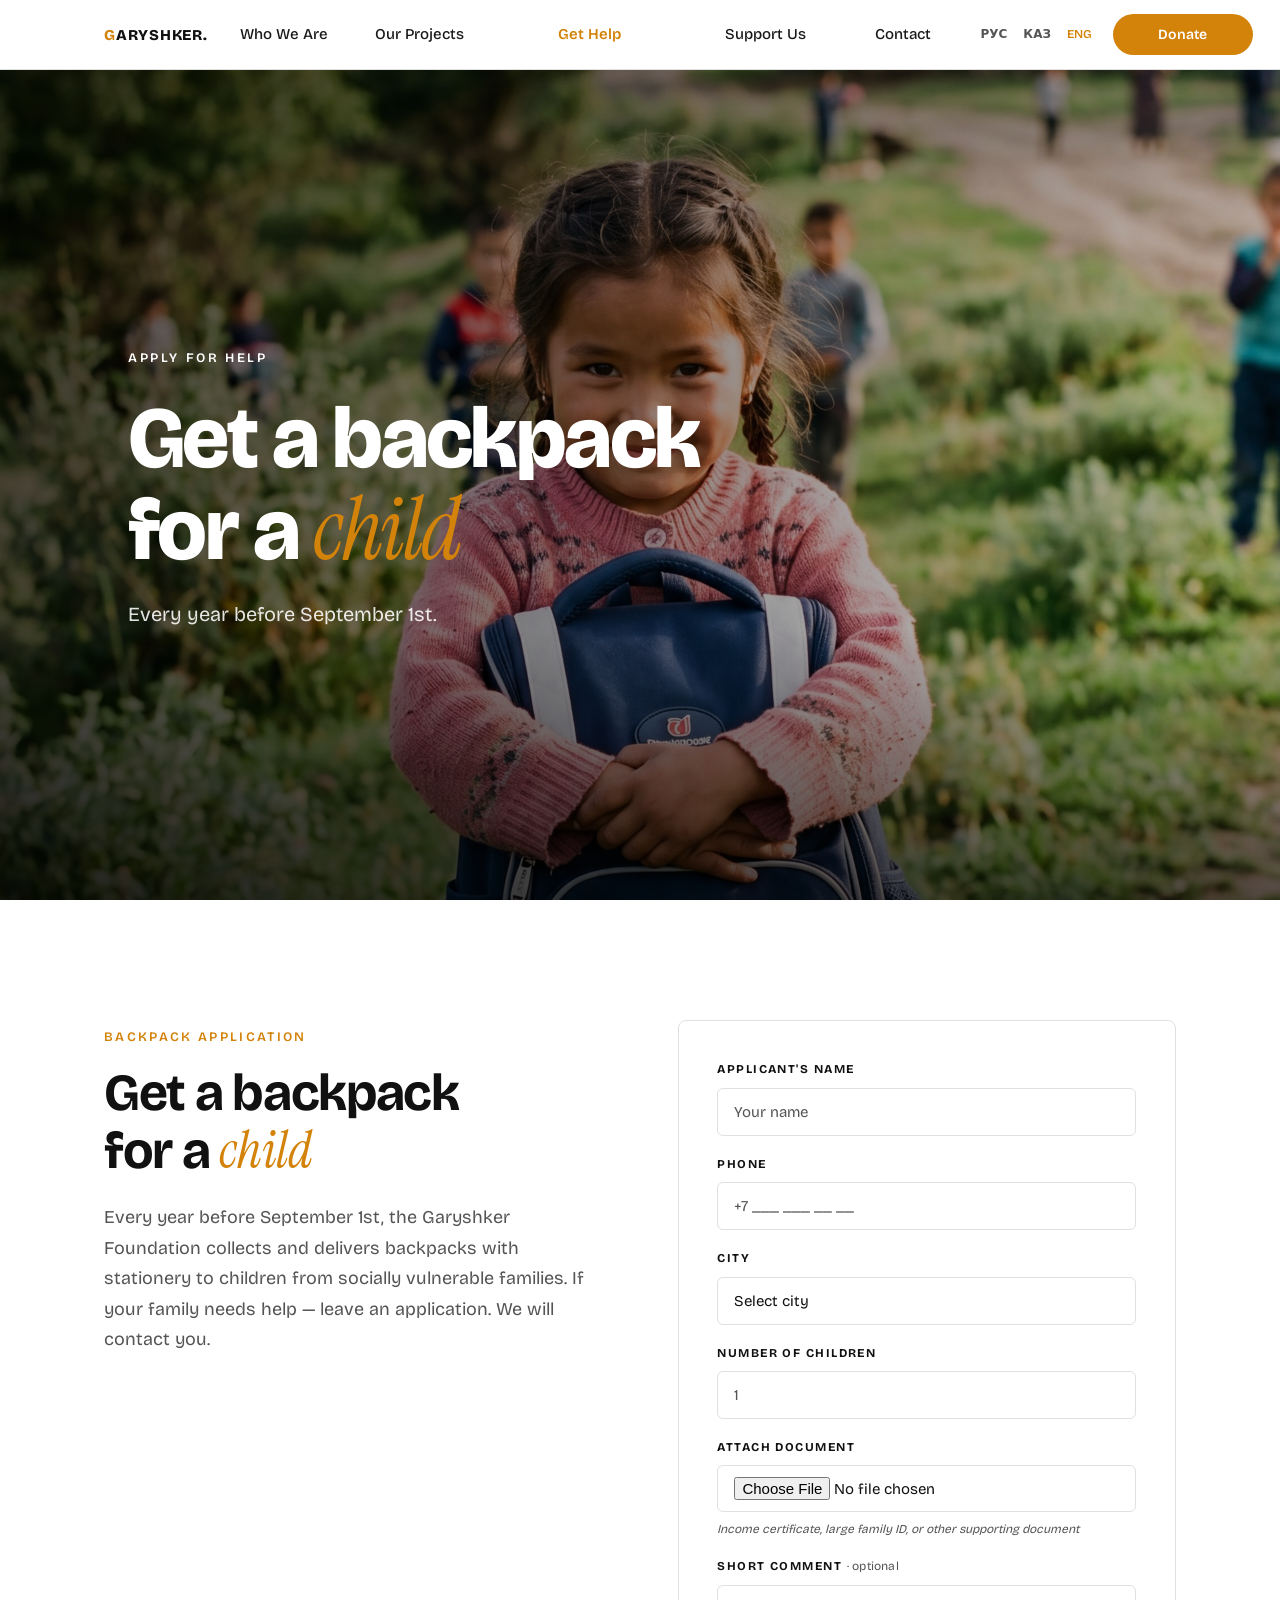
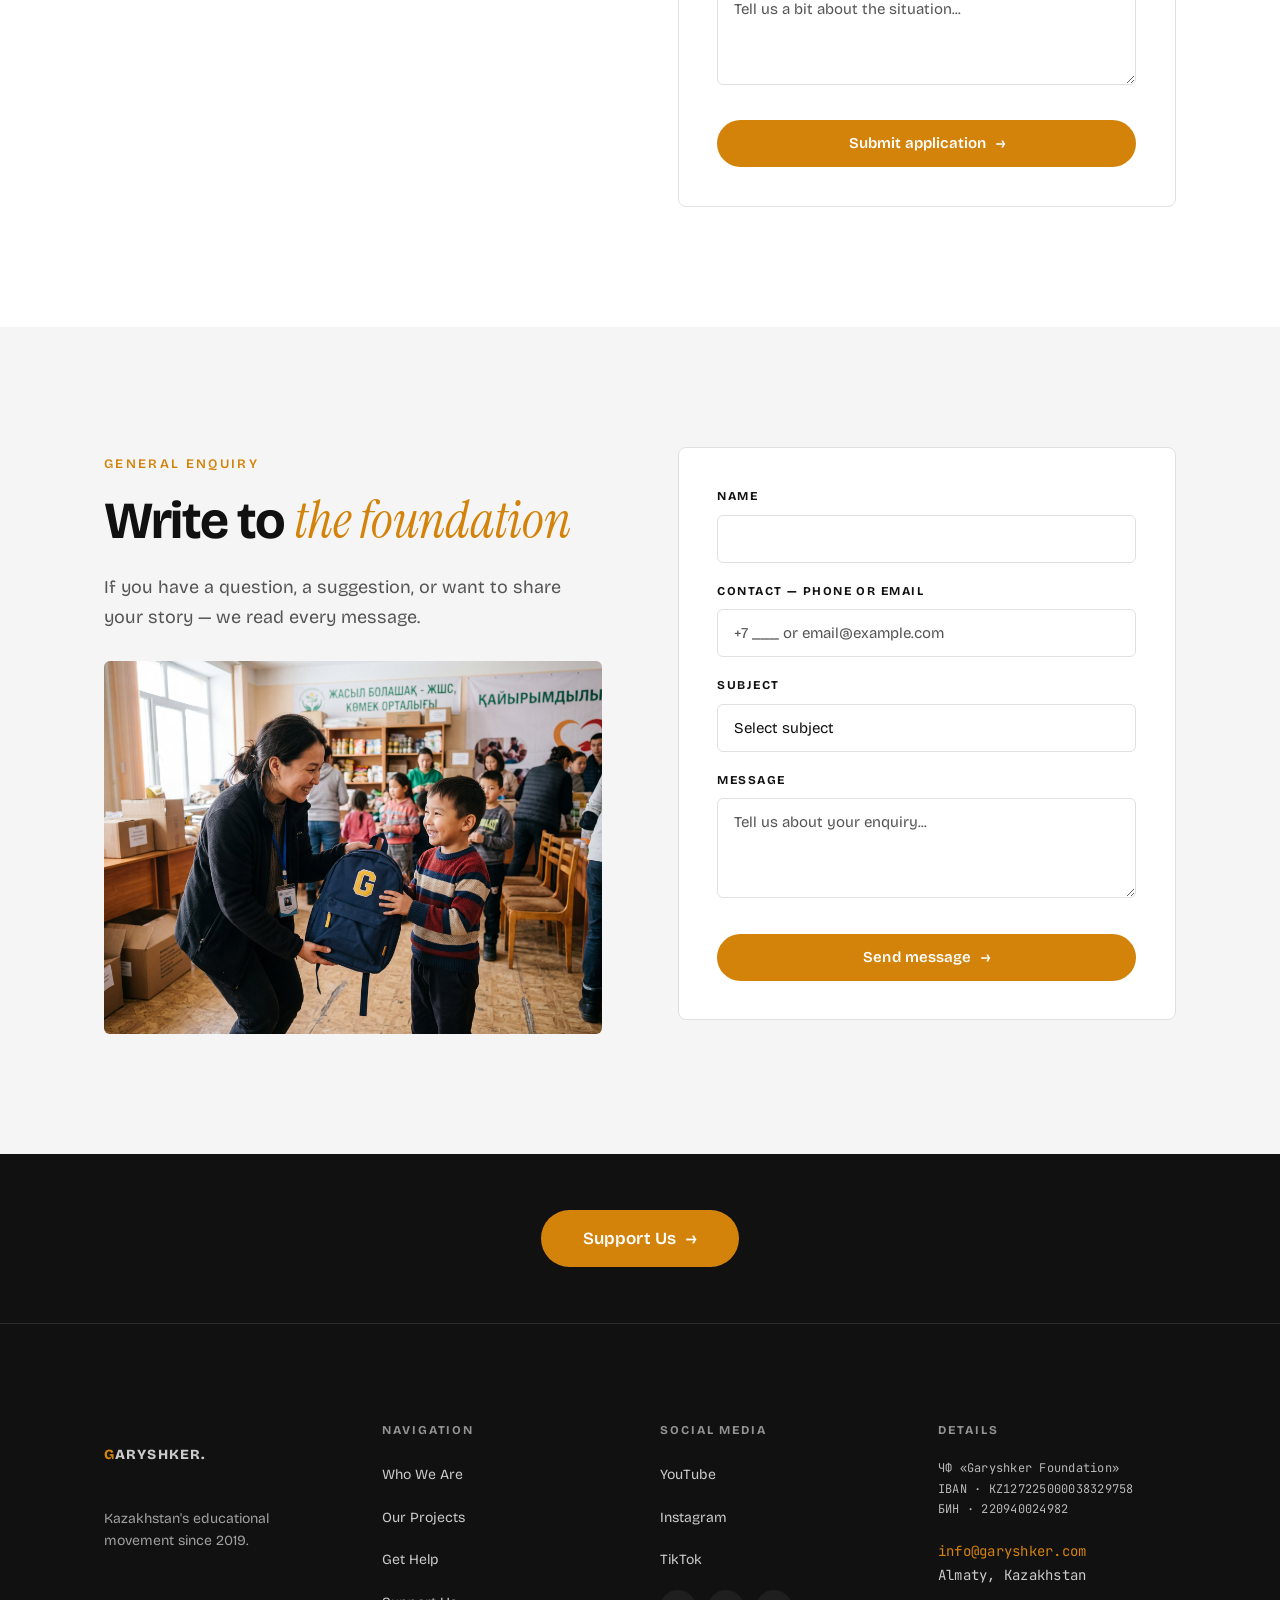
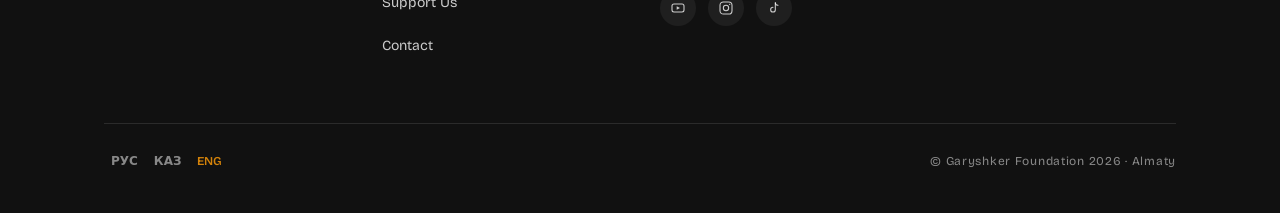
<file: apply.html>
<!doctype html>
<html lang="ru">
<head>
<meta charset="utf-8">
<meta name="viewport" content="width=device-width, initial-scale=1">
<title>Получить помощь · Garyshker</title>
<meta name="description" content="Заявка на рюкзак Cosmosomke и общее обращение в фонд Garyshker.">
<meta property="og:title" content="Получить помощь · GARYSHKER">
<meta property="og:url" content="https://garyshkerrr.netlify.app/apply.html">
<meta property="og:type" content="website">
<meta property="og:site_name" content="GARYSHKER">
<meta property="og:image" content="https://garyshkerrr.netlify.app/assets/og_cover.jpg">
<meta name="twitter:card" content="summary_large_image">
<meta name="twitter:image" content="https://garyshkerrr.netlify.app/assets/og_cover.jpg">
<meta name="theme-color" content="#D4830A">
<link rel="preload" as="image" href="assets/girl_hugging_backpack.jpg">
<script src="js/i18n.js" defer></script>
<script src="js/stats.js" defer></script>

<link rel="preconnect" href="https://fonts.googleapis.com">
<link rel="preconnect" href="https://fonts.gstatic.com" crossorigin>
<link href="https://fonts.googleapis.com/css2?family=Bricolage+Grotesque:wght@400;500;600;700;800&family=Instrument+Serif:ital@0;1&family=JetBrains+Mono:wght@400;500;600&display=swap" rel="stylesheet">
<link rel="stylesheet" href="styles.css">

<style>
  .nav__a.is-active { color: var(--amber); font-weight: 600; }

  /* HERO */
  .apply-hero {
    position: relative;
    min-height: 100vh;
    padding: 70px 0 0;
    overflow: hidden;
    display: flex; align-items: center;
  }
  .apply-hero__bg {
    position: absolute; inset: 0;
    background: url('assets/girl_hugging_backpack.jpg') center 30% / cover no-repeat;
    z-index: 0;
    transform: scale(1.04);
    animation: heroZoom 22s var(--ease) forwards;
  }
  @keyframes heroZoom { to { transform: scale(1); } }
  .apply-hero__bg::after {
    content: ""; position: absolute; inset: 0;
    background:
      linear-gradient(90deg, rgba(0,0,0,0.7) 0%, rgba(0,0,0,0.45) 45%, rgba(0,0,0,0.18) 100%),
      linear-gradient(180deg, rgba(0,0,0,0.25) 0%, rgba(0,0,0,0) 30%, rgba(0,0,0,0) 70%, rgba(0,0,0,0.55) 100%);
  }
  .apply-hero__inner {
    position: relative; z-index: 1;
    width: 100%;
    padding: 0 10vw;
    max-width: 1400px;
  }
  .apply-hero__content { max-width: 820px; }
  .apply-hero .overline { color: var(--white); margin-bottom: 24px; letter-spacing: 0.2em; }
  .apply-hero h1 {
    color: var(--white);
    font-size: clamp(40px, 6.8vw, 88px);
    font-weight: 800;
    line-height: 1.05;
    letter-spacing: -0.03em;
    margin-bottom: 22px;
    text-wrap: pretty;
  }
  .apply-hero h1 em {
    font-family: var(--font-serif);
    font-style: italic;
    font-weight: 400;
    color: var(--amber);
  }
  .apply-hero p {
    font-size: 20px;
    color: rgba(255,255,255,0.88);
    max-width: 560px;
    line-height: 1.5;
  }
  @media (max-width: 720px) { .apply-hero__inner { padding: 0 var(--pad-x); } }

  /* Apply blocks */
  .ap-block { padding: 120px 0; }
  .ap-block--gray { background: var(--gray); }
  .ap-block .wrap {
    max-width: var(--max-w);
    margin: 0 auto;
    padding: 0 var(--pad-x);
    display: grid;
    grid-template-columns: 1fr 1fr;
    gap: clamp(40px, 6vw, 80px);
    align-items: start;
  }
  @media (max-width: 768px) { .ap-block .wrap { grid-template-columns: 1fr; gap: 40px; } }
  .ap-block .ap-left { max-width: 520px; }
  .ap-block .ap-left h2 { margin: 14px 0 22px; }
  .ap-block .ap-left p { margin-bottom: 24px; }
  .ap-block .ap-left .photo {
    aspect-ratio: 4 / 3;
    background-size: cover;
    background-position: center;
    background-repeat: no-repeat;
    border-radius: 6px;
    margin-top: 28px;
  }

  /* form */
  .apply-form {
    background: var(--white);
    border: 1px solid var(--gray-line);
    border-radius: 8px;
    padding: clamp(28px, 3vw, 40px);
  }
  .ap-block--gray .apply-form { background: var(--white); }
  .apply-form .row { margin-bottom: 18px; }
  .apply-form .row__lbl {
    display: block;
    font-size: 12px;
    font-weight: 700;
    color: var(--ink);
    letter-spacing: 0.12em;
    text-transform: uppercase;
    margin-bottom: 8px;
  }
  .apply-form .row__lbl .opt { font-weight: 400; color: var(--muted); letter-spacing: 0.02em; text-transform: none; }
  .apply-form .fi {
    width: 100%;
    background: var(--white);
    border: 1px solid var(--gray-line);
    border-radius: 6px;
    padding: 14px 16px;
    color: var(--ink);
    font-size: 15px;
    font-family: var(--font);
    outline: none;
    transition: border-color .15s ease, box-shadow .15s ease;
    -webkit-appearance: none; appearance: none;
  }
  .apply-form .fi::placeholder { color: var(--muted); }
  .apply-form .fi:focus { border-color: var(--amber); box-shadow: 0 0 0 4px rgba(212,131,10,0.12); }
  .apply-form textarea.fi { resize: vertical; min-height: 100px; }
  .apply-form select.fi { cursor: pointer; }
  .apply-form .fi[type="file"] { padding: 11px 16px; cursor: pointer; }
  .apply-form .hint {
    font-size: 12px;
    color: var(--muted);
    margin-top: 8px;
    line-height: 1.5;
    font-style: italic;
  }
  .apply-form .btn { width: 100%; margin-top: 8px; padding: 16px 22px; }

  .form-success-box {
    display: none;
    background: var(--amber-soft);
    border: 1px solid var(--amber);
    color: var(--amber-hover);
    border-radius: 8px;
    padding: 20px 24px;
    margin-top: 16px;
    font-size: 15px;
    font-weight: 600;
    line-height: 1.5;
    display: none;
  }
  .form-success-box.is-show { display: block; }

  /* FOOTER strip */
  .footer-cta {
    background: var(--ink);
    padding: 56px 0;
    text-align: center;
    border-bottom: 1px solid var(--gray-line-dk);
  }
  .footer-cta .btn { padding: 20px 42px; font-size: 17px; }
  footer .footer__cols .reqs {
    font-family: 'JetBrains Mono', monospace;
    font-size: 12px;
    color: rgba(255,255,255,0.7);
    line-height: 1.7;
    letter-spacing: 0.02em;
  }
  footer .footer__bottom-lang {
    display: flex; gap: 2px;
    font-family: var(--font);
    font-size: 12px;
    font-weight: 600;
    color: rgba(255,255,255,0.5);
    letter-spacing: 0.06em;
  }
  footer .footer__bottom-lang button {
    padding: 5px 7px;
    border-radius: 4px;
    transition: color .15s ease;
  }
  footer .footer__bottom-lang button:hover { color: var(--white); }
  footer .footer__bottom-lang button.is-active { color: var(--amber); }
</style>
</head>
<body>

<!-- ═══════════════ NAV ═══════════════ -->
<div class="nav-wrap" id="nav">
  <nav class="nav">
    <a href="garyshker.com.html" class="logo">
      <span class="logo__mark"></span>
      <span><span class="a">G</span>ARYSHKER.</span>
    </a>
    <div class="nav__items">
      <a class="nav__a" href="about.html" data-i18n="nav.who">Кто мы</a>
      <a class="nav__a" href="projects.html" data-i18n="nav.projects">Наши проекты</a>
      <a class="nav__a is-active" href="apply.html" data-i18n="nav.apply">Получить помощь</a>
      <a class="nav__a" href="support.html" data-i18n="nav.support">Поддержите нас</a>
      <a class="nav__a" href="contacts.html" data-i18n="nav.contacts">Контакты</a>
    </div>
    <div class="nav__right">
      <div class="lang">
        <button data-lang="ru" onclick="gsi18n.switchLang('ru')" type="button">РУС</button>
        <button data-lang="kz" onclick="gsi18n.switchLang('kz')" type="button">КАЗ</button>
        <button data-lang="en" onclick="gsi18n.switchLang('en')" type="button">ENG</button>
      </div>
      <a href="support.html#donate" class="nav__cta" data-i18n="nav.cta">Поддержать</a>
      <button class="burger" type="button" aria-label="Меню">
        <svg width="20" height="20" viewBox="0 0 20 20" fill="none">
          <line x1="3" y1="6" x2="17" y2="6" stroke="currentColor" stroke-width="1.8" stroke-linecap="round"/>
          <line x1="3" y1="10" x2="17" y2="10" stroke="currentColor" stroke-width="1.8" stroke-linecap="round"/>
          <line x1="3" y1="14" x2="17" y2="14" stroke="currentColor" stroke-width="1.8" stroke-linecap="round"/>
        </svg>
      </button>
    </div>
  </nav>
</div>

<!-- ═══════════════ HERO ═══════════════ -->
<section class="apply-hero" id="top">
  <div class="apply-hero__bg"></div>
  <div class="apply-hero__inner">
    <div class="apply-hero__content">
      <div class="overline rv" data-i18n="apply.hero.overline">Получить помощь</div>
      <h1 class="rv rv-d1" data-i18n-html="apply.hero.h1">Получить рюкзак<br>для <em>ребёнка</em></h1>
      <p class="rv rv-d2" data-i18n="apply.hero.p">Каждый год перед 1 сентября.</p>
    </div>
  </div>
</section>

<!-- ═══════════════ BLOCK 1 — ЗАЯВКА НА РЮКЗАК ═══════════════ -->
<section class="ap-block">
  <div class="wrap">
    <div class="ap-left rv">
      <div class="overline" data-i18n="apply.b1.overline">Заявка на рюкзак</div>
      <h2 class="h2" data-i18n-html="apply.b1.h2">Получить рюкзак<br>для <em>ребёнка</em></h2>
      <p class="body" data-i18n="apply.b1.p">Каждый год перед 1 сентября фонд Garyshker собирает и передаёт рюкзаки с канцелярией детям из социально уязвимых семей. Если вашей семье нужна помощь — оставьте заявку. Мы свяжемся с вами.</p>
    </div>

    <div class="rv rv-d1">
      <form class="apply-form" id="apply-form" data-netlify="true" netlify-honeypot="bot-field">
        <input type="hidden" name="form-name" value="apply">
        <input type="hidden" name="bot-field">
        <div class="row">
          <label class="row__lbl" data-i18n="apply.b1.form.name">Имя заявителя</label>
          <input class="fi" name="name" type="text" data-i18n="apply.b1.form.name.placeholder" placeholder="Ваше имя" required>
        </div>
        <div class="row">
          <label class="row__lbl" data-i18n="apply.b1.form.phone">Телефон</label>
          <input class="fi" name="phone" type="tel" placeholder="+7 ___ ___ __ __" required>
        </div>
        <div class="row">
          <label class="row__lbl" data-i18n="apply.b1.form.city">Город</label>
          <select class="fi" name="city" required>
            <option value="" data-i18n="apply.b1.form.city.placeholder">Выберите город</option>
            <option data-i18n="apply.b1.form.city.almaty">Алматы</option>
            <option data-i18n="apply.b1.form.city.atyrau">Атырау</option>
            <option data-i18n="apply.b1.form.city.astana">Астана</option>
            <option data-i18n="apply.b1.form.city.karaganda">Караганда</option>
            <option data-i18n="apply.b1.form.city.aktau">Актау</option>
            <option data-i18n="apply.b1.form.city.other">Другой город</option>
          </select>
        </div>
        <div class="row">
          <label class="row__lbl" data-i18n="apply.b1.form.kids">Количество детей</label>
          <input class="fi" name="kids" type="number" min="1" max="10" placeholder="1" required>
        </div>
        <div class="row">
          <label class="row__lbl" data-i18n="apply.b1.form.doc">Прикрепить документ</label>
          <input class="fi" name="doc" type="file" accept=".pdf,.jpg,.jpeg,.png">
          <div class="hint" data-i18n="apply.b1.form.doc.hint">Справка о доходах, удостоверение многодетной семьи или другой подтверждающий документ</div>
        </div>
        <div class="row">
          <label class="row__lbl"><span data-i18n="apply.b1.form.comment">Короткий комментарий</span> <span class="opt" data-i18n="apply.b1.form.comment.opt">· необязательно</span></label>
          <textarea class="fi" name="comment" data-i18n="apply.b1.form.comment.placeholder" placeholder="Расскажите немного о ситуации..."></textarea>
        </div>
        <button type="submit" class="btn btn--amber">
          <span data-i18n="apply.b1.form.btn">Отправить заявку</span>
          <span class="arr">→</span>
        </button>
      </form>
      <div class="form-success-box" id="apply-success" data-i18n="apply.b1.success">
        ✓ Мы получили вашу заявку и свяжемся с вами в течение 3 рабочих дней
      </div>
    </div>
  </div>
</section>

<!-- ═══════════════ BLOCK 2 — ОБЩЕЕ ОБРАЩЕНИЕ ═══════════════ -->
<section class="ap-block ap-block--gray" id="contact">
  <div class="wrap">
    <div class="ap-left rv">
      <div class="overline" data-i18n="apply.b2.overline">Общее обращение</div>
      <h2 class="h2" data-i18n-html="apply.b2.h2">Написать <em>в фонд</em></h2>
      <p class="body" data-i18n="apply.b2.p">Если у вас есть вопрос, предложение или вы хотите рассказать свою историю — мы читаем каждое сообщение.</p>
      <div class="photo" style="background-image: url('assets/volunteer_handing_backpack.jpg');" role="img" aria-label="Garyshker"></div>
    </div>

    <div class="rv rv-d1">
      <form class="apply-form" id="contact-form" data-netlify="true" netlify-honeypot="bot-field">
        <input type="hidden" name="form-name" value="contact">
        <input type="hidden" name="bot-field">
        <div class="row">
          <label class="row__lbl" data-i18n="apply.b2.form.name">Имя</label>
          <input class="fi" name="name" type="text" required>
        </div>
        <div class="row">
          <label class="row__lbl" data-i18n="apply.b2.form.contact">Контакт — телефон или email</label>
          <input class="fi" name="contact" type="text" data-i18n="apply.b2.form.contact.placeholder" placeholder="+7 ___ или email@example.com" required>
        </div>
        <div class="row">
          <label class="row__lbl" data-i18n="apply.b2.form.topic">Тема</label>
          <select class="fi" name="topic" required>
            <option value="" data-i18n="apply.b2.form.topic.placeholder">Выберите тему</option>
            <option data-i18n="apply.b2.form.topic.backpacks">Вопрос о рюкзаках</option>
            <option data-i18n="apply.b2.form.topic.partner">Партнёрство</option>
            <option data-i18n="apply.b2.form.topic.volunteer">Волонтёрство</option>
            <option data-i18n="apply.b2.form.topic.media">Медиа-запрос</option>
            <option data-i18n="apply.b2.form.topic.story">Рассказать историю</option>
            <option data-i18n="apply.b2.form.topic.other">Другое</option>
          </select>
        </div>
        <div class="row">
          <label class="row__lbl" data-i18n="apply.b2.form.message">Сообщение</label>
          <textarea class="fi" name="message" rows="3" data-i18n="apply.b2.form.message.placeholder" placeholder="Расскажите о вашем запросе..." required></textarea>
        </div>
        <button type="submit" class="btn btn--amber">
          <span data-i18n="apply.b2.form.btn">Отправить сообщение</span>
          <span class="arr">→</span>
        </button>
      </form>
      <div class="form-success-box" id="contact-success" data-i18n="apply.b2.success">
        ✓ Сообщение отправлено. Спасибо — мы читаем каждое и постараемся ответить как можно скорее
      </div>
    </div>
  </div>
</section>

<!-- ═══════════════ FOOTER ═══════════════ -->
<div class="footer-cta">
  <a href="support.html" class="btn btn--amber">
    <span data-i18n="footer.cta.btn">Поддержать движение</span>
    <span class="arr">→</span>
  </a>
</div>

<footer>
  <div class="footer__inner">
    <div class="footer__cols">
      <div class="footer__col">
        <a href="garyshker.com.html" class="logo" style="color: var(--white); font-size: 22px;">
          <span class="logo__mark"></span>
          <span><span class="a">G</span>ARYSHKER.</span>
        </a>
        <p style="margin-top: 18px; font-size: 14px; color: rgba(255,255,255,0.6); line-height: 1.55; max-width: 240px;" data-i18n="footer.sub">
          Образовательное движение Казахстана с 2019.
        </p>
      </div>

      <div class="footer__col">
        <h4 data-i18n="footer.nav">Навигация</h4>
        <ul>
          <li><a href="about.html" data-i18n="footer.nav.who">Кто мы</a></li>
          <li><a href="projects.html" data-i18n="footer.nav.projects">Наши проекты</a></li>
          <li><a href="apply.html" data-i18n="footer.nav.apply">Получить помощь</a></li>
          <li><a href="support.html" data-i18n="footer.nav.support">Поддержите нас</a></li>
          <li><a href="contacts.html" data-i18n="footer.nav.contacts">Контакты</a></li>
        </ul>
      </div>

      <div class="footer__col">
        <h4 data-i18n="footer.social">Соцсети</h4>
        <ul>
          <li><a href="https://youtube.com/@garyshker" target="_blank" rel="noopener">YouTube</a></li>
          <li><a href="https://instagram.com/garyshker" target="_blank" rel="noopener">Instagram</a></li>
          <li><a href="#" target="_blank" rel="noopener">TikTok</a></li>
        </ul>
        <div class="footer__socials">
          <a class="footer__social" href="https://youtube.com/@garyshker" target="_blank" rel="noopener" aria-label="YouTube">
            <svg viewBox="0 0 24 24" fill="none">
              <rect x="3" y="6" width="18" height="12" rx="3" stroke="currentColor" stroke-width="1.6"/>
              <path d="M10 9.5 L15 12 L10 14.5 Z" fill="currentColor"/>
            </svg>
          </a>
          <a class="footer__social" href="https://instagram.com/garyshker" target="_blank" rel="noopener" aria-label="Instagram">
            <svg viewBox="0 0 24 24" fill="none">
              <rect x="3" y="3" width="18" height="18" rx="5" stroke="currentColor" stroke-width="1.6"/>
              <circle cx="12" cy="12" r="4" stroke="currentColor" stroke-width="1.6"/>
              <circle cx="17.5" cy="6.5" r="1" fill="currentColor"/>
            </svg>
          </a>
          <a class="footer__social" href="#" aria-label="TikTok">
            <svg viewBox="0 0 24 24" fill="none">
              <path d="M14 4 V14.5 a3.5 3.5 0 1 1 -3.5 -3.5" stroke="currentColor" stroke-width="1.6" stroke-linecap="round" stroke-linejoin="round"/>
              <path d="M14 4 C 14 6 16 8 18 8" stroke="currentColor" stroke-width="1.6" stroke-linecap="round"/>
            </svg>
          </a>
        </div>
      </div>

      <div class="footer__col">
        <h4 data-i18n="footer.reqs">Реквизиты</h4>
        <div class="reqs">
          ЧФ «Garyshker Foundation»<br>
          IBAN · KZ127225000038329758<br>
          БИН · 220940024982<br>
          <br>
          <a href="mailto:info@garyshker.com" class="a">info@garyshker.com</a><br>
          <span data-i18n="footer.city">Алматы, Казахстан</span>
        </div>
      </div>
    </div>

    <div class="footer__bottom">
      <div class="footer__bottom-lang lang">
        <button data-lang="ru" onclick="gsi18n.switchLang('ru')" type="button">РУС</button>
        <button data-lang="kz" onclick="gsi18n.switchLang('kz')" type="button">КАЗ</button>
        <button data-lang="en" onclick="gsi18n.switchLang('en')" type="button">ENG</button>
      </div>
      <div data-i18n="footer.copy">© Garyshker Foundation 2026 · Алматы</div>
    </div>
  </div>
</footer>

<script>
  document.querySelectorAll('.lang button, .footer__bottom-lang button').forEach(b => {
    b.addEventListener('click', () => {
      const group = b.closest('.lang, .footer__bottom-lang');
      group.querySelectorAll('button').forEach(x => x.classList.toggle('is-active', x === b));
    });
  });

  const io = new IntersectionObserver((entries) => {
    entries.forEach(e => {
      if (e.isIntersecting) {
        e.target.classList.add('is-in');
        io.unobserve(e.target);
      }
    });
  }, { threshold: 0.14, rootMargin: '0px 0px -8% 0px' });
  document.querySelectorAll('.rv').forEach(el => io.observe(el));

  function bindSubmit(formId, boxId) {
    const f = document.getElementById(formId);
    const b = document.getElementById(boxId);
    if (!f || !b) return;
    f.addEventListener('submit', (e) => {
      e.preventDefault();
      f.style.display = 'none';
      b.classList.add('is-show');
      b.scrollIntoView({ behavior: 'smooth', block: 'center' });
    });
  }
  bindSubmit('apply-form', 'apply-success');
  bindSubmit('contact-form', 'contact-success');
</script>

</body>
</html>
</file>
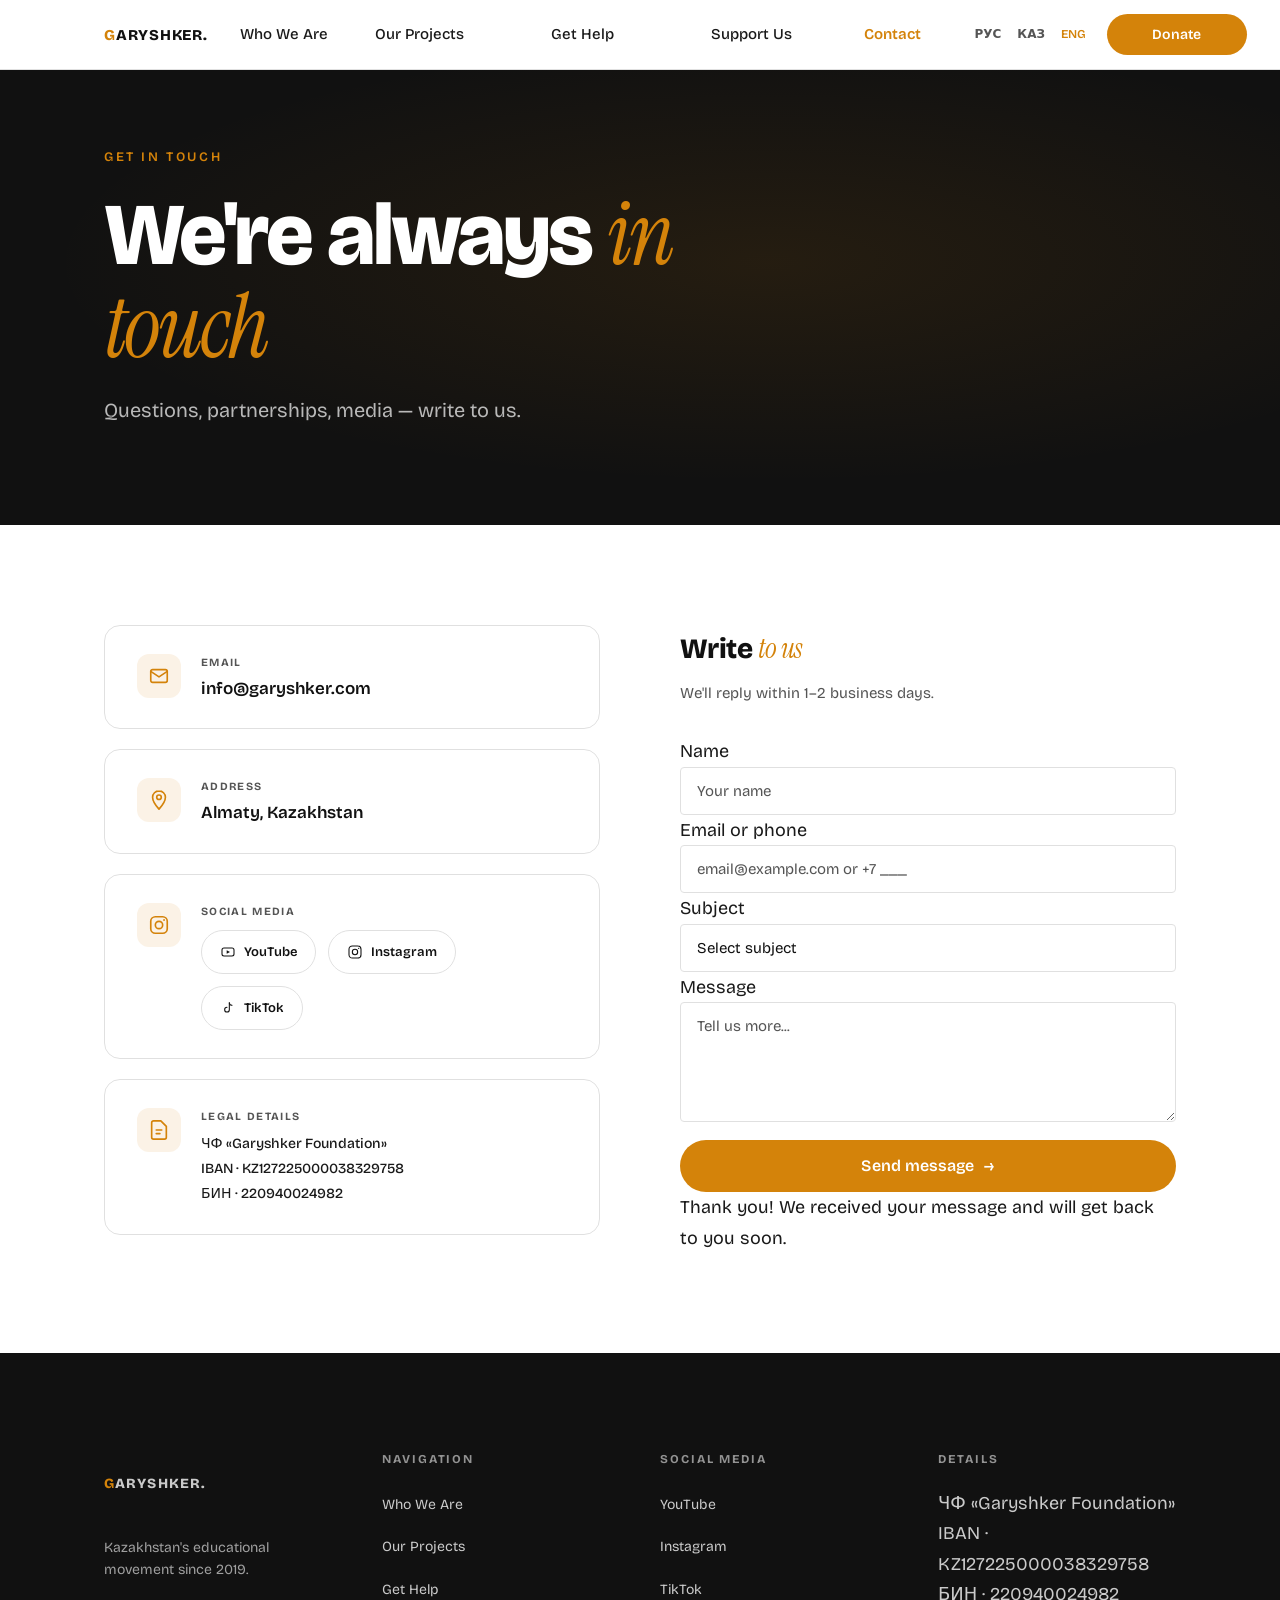
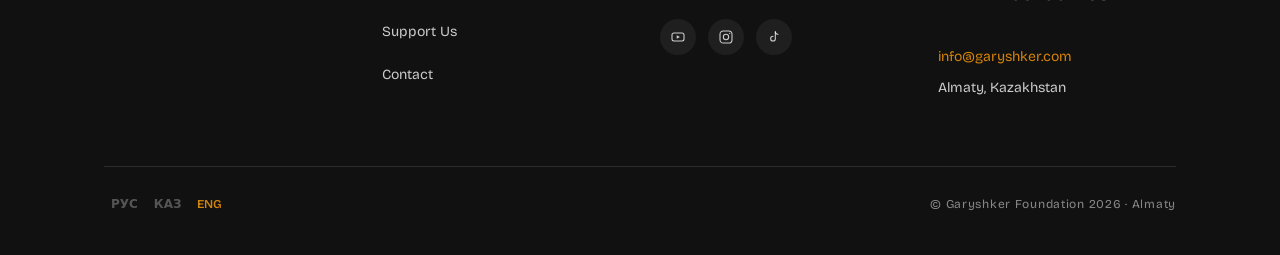
<file: contacts.html>
<!doctype html>
<html lang="ru">
<head>
<meta charset="utf-8">
<meta name="viewport" content="width=device-width, initial-scale=1">
<title>Контакты · Garyshker</title>
<meta name="description" content="Свяжитесь с образовательным движением Garyshker. Партнёрство, вопросы, медиа — мы всегда на связи.">
<meta property="og:title" content="Контакты · GARYSHKER">
<meta property="og:url" content="https://garyshkerrr.netlify.app/contacts.html">
<meta property="og:type" content="website">
<meta property="og:site_name" content="GARYSHKER">
<meta property="og:image" content="https://garyshkerrr.netlify.app/assets/og_cover.jpg">
<meta name="twitter:card" content="summary_large_image">
<meta name="twitter:image" content="https://garyshkerrr.netlify.app/assets/og_cover.jpg">
<meta name="theme-color" content="#D4830A">
<script src="js/i18n.js" defer></script>
<script src="js/stats.js" defer></script>

<link rel="preconnect" href="https://fonts.googleapis.com">
<link rel="preconnect" href="https://fonts.gstatic.com" crossorigin>
<link href="https://fonts.googleapis.com/css2?family=Bricolage+Grotesque:wght@400;500;600;700;800&family=Instrument+Serif:ital@0;1&family=JetBrains+Mono:wght@400;500;600&display=swap" rel="stylesheet">
<link rel="stylesheet" href="styles.css">

<style>
  .nav__a.is-active { color: var(--amber); font-weight: 600; }

  /* ── HERO ── */
  .contacts-hero {
    position: relative;
    background: var(--ink);
    padding: 140px 0 100px;
    overflow: hidden;
  }
  .contacts-hero::after {
    content: '';
    position: absolute; inset: 0;
    background: radial-gradient(ellipse 80% 60% at 60% 50%, rgba(212,131,10,0.10) 0%, transparent 70%);
    pointer-events: none;
  }
  .contacts-hero__inner {
    position: relative; z-index: 1;
    max-width: var(--max-w);
    margin: 0 auto;
    padding: 0 var(--pad-x);
  }
  .contacts-hero .overline { color: var(--amber); margin-bottom: 20px; letter-spacing: 0.2em; }
  .contacts-hero h1 {
    color: var(--white);
    font-size: clamp(44px, 7vw, 88px);
    font-weight: 800;
    line-height: 1.05;
    letter-spacing: -0.03em;
    margin-bottom: 20px;
    max-width: 700px;
  }
  .contacts-hero h1 em {
    font-family: var(--font-serif);
    font-style: italic;
    font-weight: 400;
    color: var(--amber);
  }
  .contacts-hero p {
    font-size: 20px;
    color: rgba(255,255,255,0.7);
    max-width: 480px;
    line-height: 1.5;
  }

  /* ── MAIN CONTENT ── */
  .contacts-body {
    background: var(--white);
    padding: 100px 0;
  }
  .contacts-body__inner {
    max-width: var(--max-w);
    margin: 0 auto;
    padding: 0 var(--pad-x);
    display: grid;
    grid-template-columns: 1fr 1fr;
    gap: 80px;
    align-items: start;
  }

  /* ── CONTACT CARDS ── */
  .contacts-cards { display: flex; flex-direction: column; gap: 20px; }
  .contact-card {
    border: 1.5px solid var(--gray-line);
    border-radius: 16px;
    padding: 28px 32px;
    display: flex;
    align-items: flex-start;
    gap: 20px;
    transition: border-color .15s, box-shadow .15s;
  }
  .contact-card:hover { border-color: var(--amber); box-shadow: 0 4px 24px rgba(212,131,10,0.08); }
  .contact-card__icon {
    width: 44px; height: 44px;
    border-radius: 12px;
    background: rgba(212,131,10,0.10);
    display: flex; align-items: center; justify-content: center;
    flex-shrink: 0;
    color: var(--amber);
  }
  .contact-card__icon svg { width: 22px; height: 22px; }
  .contact-card__label {
    font-size: 11px;
    font-weight: 700;
    letter-spacing: 0.12em;
    text-transform: uppercase;
    color: var(--muted);
    margin-bottom: 4px;
  }
  .contact-card__value {
    font-size: 17px;
    font-weight: 600;
    color: var(--ink);
    line-height: 1.4;
  }
  .contact-card__value a { color: var(--ink); }
  .contact-card__value a:hover { color: var(--amber); }

  /* ── SOCIALS ROW ── */
  .contacts-socials {
    display: flex;
    gap: 12px;
    margin-top: 8px;
    flex-wrap: wrap;
  }
  .contacts-social-btn {
    display: inline-flex; align-items: center; gap: 8px;
    padding: 10px 18px;
    border: 1.5px solid var(--gray-line);
    border-radius: 100px;
    font-size: 13px; font-weight: 600;
    color: var(--ink);
    transition: border-color .15s, color .15s, background .15s;
    text-decoration: none;
  }
  .contacts-social-btn:hover { border-color: var(--amber); color: var(--amber); background: rgba(212,131,10,0.04); }
  .contacts-social-btn svg { width: 16px; height: 16px; }

  /* ── FORM ── */
  .contacts-form-wrap { }
  .contacts-form-wrap h2 {
    font-size: 28px;
    font-weight: 800;
    letter-spacing: -0.02em;
    margin-bottom: 8px;
    color: var(--ink);
  }
  .contacts-form-wrap h2 em {
    font-family: var(--font-serif);
    font-style: italic;
    font-weight: 400;
    color: var(--amber);
  }
  .contacts-form-wrap .form-sub {
    font-size: 15px;
    color: var(--muted);
    margin-bottom: 32px;
    line-height: 1.5;
  }

  @media (max-width: 900px) {
    .contacts-body__inner { grid-template-columns: 1fr; gap: 60px; }
  }
  @media (max-width: 600px) {
    .contacts-hero { padding: 110px 0 70px; }
    .contact-card { padding: 22px 20px; }
  }
</style>
</head>
<body>

<!-- ═══════════════ NAV ═══════════════ -->
<div class="nav-wrap" id="nav">
  <nav class="nav">
    <a href="garyshker.com.html" class="logo">
      <span class="logo__mark"></span>
      <span><span class="a">G</span>ARYSHKER.</span>
    </a>
    <div class="nav__items">
      <a class="nav__a" href="about.html" data-i18n="nav.who">Кто мы</a>
      <a class="nav__a" href="projects.html" data-i18n="nav.projects">Наши проекты</a>
      <a class="nav__a" href="apply.html" data-i18n="nav.apply">Получить помощь</a>
      <a class="nav__a" href="support.html" data-i18n="nav.support">Поддержите нас</a>
      <a class="nav__a is-active" href="contacts.html" data-i18n="nav.contacts">Контакты</a>
    </div>
    <div class="nav__right">
      <div class="lang">
        <button data-lang="ru" onclick="gsi18n.switchLang('ru')" type="button">РУС</button>
        <button data-lang="kz" onclick="gsi18n.switchLang('kz')" type="button">КАЗ</button>
        <button data-lang="en" onclick="gsi18n.switchLang('en')" type="button">ENG</button>
      </div>
      <a href="support.html#donate" class="nav__cta" data-i18n="nav.cta">Поддержать</a>
      <button class="burger" type="button" aria-label="Меню">
        <svg width="20" height="20" viewBox="0 0 20 20" fill="none">
          <line x1="3" y1="6" x2="17" y2="6" stroke="currentColor" stroke-width="1.8" stroke-linecap="round"/>
          <line x1="3" y1="10" x2="17" y2="10" stroke="currentColor" stroke-width="1.8" stroke-linecap="round"/>
          <line x1="3" y1="14" x2="17" y2="14" stroke="currentColor" stroke-width="1.8" stroke-linecap="round"/>
        </svg>
      </button>
    </div>
  </nav>
</div>

<!-- ═══════════════ HERO ═══════════════ -->
<section class="contacts-hero" id="top">
  <div class="contacts-hero__inner">
    <div class="overline rv" data-i18n="contacts.hero.overline">Свяжитесь с нами</div>
    <h1 class="rv rv-d1" data-i18n-html="contacts.hero.h1">Мы всегда <em>на связи</em></h1>
    <p class="rv rv-d2" data-i18n="contacts.hero.p">Вопросы, партнёрство, медиа — пишите нам.</p>
  </div>
</section>

<!-- ═══════════════ MAIN ═══════════════ -->
<section class="contacts-body">
  <div class="contacts-body__inner">

    <!-- LEFT: contact info -->
    <div class="contacts-cards rv">

      <div class="contact-card">
        <div class="contact-card__icon">
          <svg viewBox="0 0 24 24" fill="none" stroke="currentColor" stroke-width="1.8" stroke-linecap="round" stroke-linejoin="round">
            <rect x="3" y="5" width="18" height="14" rx="2"/>
            <path d="M3 7l9 6 9-6"/>
          </svg>
        </div>
        <div>
          <div class="contact-card__label" data-i18n="contacts.email.label">Email</div>
          <div class="contact-card__value"><a href="mailto:info@garyshker.com">info@garyshker.com</a></div>
        </div>
      </div>

      <div class="contact-card">
        <div class="contact-card__icon">
          <svg viewBox="0 0 24 24" fill="none" stroke="currentColor" stroke-width="1.8" stroke-linecap="round" stroke-linejoin="round">
            <path d="M12 2C8.13 2 5 5.13 5 9c0 5.25 7 13 7 13s7-7.75 7-13c0-3.87-3.13-7-7-7z"/>
            <circle cx="12" cy="9" r="2.5"/>
          </svg>
        </div>
        <div>
          <div class="contact-card__label" data-i18n="contacts.address.label">Адрес</div>
          <div class="contact-card__value" data-i18n="contacts.address.value">Алматы, Казахстан</div>
        </div>
      </div>

      <div class="contact-card">
        <div class="contact-card__icon">
          <svg viewBox="0 0 24 24" fill="none" stroke="currentColor" stroke-width="1.8" stroke-linecap="round" stroke-linejoin="round">
            <rect x="3" y="3" width="18" height="18" rx="5"/>
            <circle cx="12" cy="12" r="4"/>
            <circle cx="17.5" cy="6.5" r="1" fill="currentColor" stroke="none"/>
          </svg>
        </div>
        <div>
          <div class="contact-card__label" data-i18n="contacts.social.label">Соцсети</div>
          <div class="contacts-socials">
            <a class="contacts-social-btn" href="https://youtube.com/@garyshker" target="_blank" rel="noopener">
              <svg viewBox="0 0 24 24" fill="none"><rect x="3" y="6" width="18" height="12" rx="3" stroke="currentColor" stroke-width="1.6"/><path d="M10 9.5L15 12l-5 2.5Z" fill="currentColor"/></svg>
              YouTube
            </a>
            <a class="contacts-social-btn" href="https://instagram.com/garyshker" target="_blank" rel="noopener">
              <svg viewBox="0 0 24 24" fill="none"><rect x="3" y="3" width="18" height="18" rx="5" stroke="currentColor" stroke-width="1.6"/><circle cx="12" cy="12" r="4" stroke="currentColor" stroke-width="1.6"/><circle cx="17.5" cy="6.5" r="1" fill="currentColor"/></svg>
              Instagram
            </a>
            <a class="contacts-social-btn" href="#" rel="noopener">
              <svg viewBox="0 0 24 24" fill="none"><path d="M14 4V14.5a3.5 3.5 0 1 1-3.5-3.5" stroke="currentColor" stroke-width="1.6" stroke-linecap="round" stroke-linejoin="round"/><path d="M14 4C14 6 16 8 18 8" stroke="currentColor" stroke-width="1.6" stroke-linecap="round"/></svg>
              TikTok
            </a>
          </div>
        </div>
      </div>

      <div class="contact-card">
        <div class="contact-card__icon">
          <svg viewBox="0 0 24 24" fill="none" stroke="currentColor" stroke-width="1.8" stroke-linecap="round" stroke-linejoin="round">
            <path d="M9 12h6M9 16h4M14 2H6a2 2 0 0 0-2 2v16a2 2 0 0 0 2 2h12a2 2 0 0 0 2-2V8L14 2z"/>
          </svg>
        </div>
        <div>
          <div class="contact-card__label" data-i18n="contacts.legal.label">Реквизиты</div>
          <div class="contact-card__value" style="font-size:14px; font-weight:500; line-height:1.8; color: var(--text);">
            ЧФ «Garyshker Foundation»<br>
            IBAN · KZ127225000038329758<br>
            БИН · 220940024982
          </div>
        </div>
      </div>

    </div>

    <!-- RIGHT: form -->
    <div class="contacts-form-wrap rv rv-d1">
      <h2 data-i18n-html="contacts.form.h2">Написать <em>нам</em></h2>
      <p class="form-sub" data-i18n="contacts.form.sub">Ответим в течение 1–2 рабочих дней.</p>

      <form class="apply-form" id="contacts-form" data-netlify="true" netlify-honeypot="bot-field">
        <input type="hidden" name="form-name" value="contacts">
        <input type="hidden" name="bot-field">

        <div class="row">
          <label class="row__lbl" data-i18n="contacts.form.name">Имя</label>
          <input class="fi" name="name" type="text" data-i18n="contacts.form.name.ph" placeholder="Ваше имя" required>
        </div>

        <div class="row">
          <label class="row__lbl" data-i18n="contacts.form.contact">Email или телефон</label>
          <input class="fi" name="contact" type="text" data-i18n="contacts.form.contact.ph" placeholder="email@example.com или +7 ___" required>
        </div>

        <div class="row">
          <label class="row__lbl" data-i18n="contacts.form.topic">Тема обращения</label>
          <select class="fi" name="topic" required>
            <option value="" disabled selected data-i18n="contacts.form.topic.ph">Выберите тему</option>
            <option value="partnership" data-i18n="contacts.form.topic.1">Партнёрство</option>
            <option value="media" data-i18n="contacts.form.topic.2">Медиа / пресса</option>
            <option value="volunteer" data-i18n="contacts.form.topic.3">Волонтёрство</option>
            <option value="donation" data-i18n="contacts.form.topic.4">Пожертвование</option>
            <option value="other" data-i18n="contacts.form.topic.5">Другое</option>
          </select>
        </div>

        <div class="row">
          <label class="row__lbl" data-i18n="contacts.form.message">Сообщение</label>
          <textarea class="fi fi--ta" name="message" rows="5" data-i18n="contacts.form.message.ph" placeholder="Расскажите подробнее..." required></textarea>
        </div>

        <button class="btn btn--amber btn--lg" type="submit" style="width:100%; justify-content:center; margin-top:8px;">
          <span data-i18n="contacts.form.submit">Отправить</span>
          <span class="arr">→</span>
        </button>
      </form>

      <div class="form-success-box" id="contacts-success" data-i18n="contacts.form.success">
        Спасибо! Мы получили ваше сообщение и скоро свяжемся с вами.
      </div>
    </div>

  </div>
</section>

<!-- ═══════════════ FOOTER ═══════════════ -->
<footer>
  <div class="footer__inner">
    <div class="footer__cols">
      <div class="footer__col">
        <a href="garyshker.com.html" class="logo" style="color: var(--white); font-size: 22px;">
          <span class="logo__mark"></span>
          <span><span class="a">G</span>ARYSHKER.</span>
        </a>
        <p style="margin-top: 18px; font-size: 14px; color: rgba(255,255,255,0.6); line-height: 1.55; max-width: 240px;" data-i18n="footer.sub">
          Образовательное движение Казахстана с 2019.
        </p>
      </div>

      <div class="footer__col">
        <h4 data-i18n="footer.nav">Навигация</h4>
        <ul>
          <li><a href="about.html" data-i18n="footer.nav.who">Кто мы</a></li>
          <li><a href="projects.html" data-i18n="footer.nav.projects">Наши проекты</a></li>
          <li><a href="apply.html" data-i18n="footer.nav.apply">Получить помощь</a></li>
          <li><a href="support.html" data-i18n="footer.nav.support">Поддержите нас</a></li>
          <li><a href="contacts.html" data-i18n="footer.nav.contacts">Контакты</a></li>
        </ul>
      </div>

      <div class="footer__col">
        <h4 data-i18n="footer.social">Соцсети</h4>
        <ul>
          <li><a href="https://youtube.com/@garyshker" target="_blank" rel="noopener">YouTube</a></li>
          <li><a href="https://instagram.com/garyshker" target="_blank" rel="noopener">Instagram</a></li>
          <li><a href="#" target="_blank" rel="noopener">TikTok</a></li>
        </ul>
        <div class="footer__socials">
          <a class="footer__social" href="https://youtube.com/@garyshker" target="_blank" rel="noopener" aria-label="YouTube">
            <svg viewBox="0 0 24 24" fill="none"><rect x="3" y="6" width="18" height="12" rx="3" stroke="currentColor" stroke-width="1.6"/><path d="M10 9.5L15 12l-5 2.5Z" fill="currentColor"/></svg>
          </a>
          <a class="footer__social" href="https://instagram.com/garyshker" target="_blank" rel="noopener" aria-label="Instagram">
            <svg viewBox="0 0 24 24" fill="none"><rect x="3" y="3" width="18" height="18" rx="5" stroke="currentColor" stroke-width="1.6"/><circle cx="12" cy="12" r="4" stroke="currentColor" stroke-width="1.6"/><circle cx="17.5" cy="6.5" r="1" fill="currentColor"/></svg>
          </a>
          <a class="footer__social" href="#" aria-label="TikTok">
            <svg viewBox="0 0 24 24" fill="none"><path d="M14 4V14.5a3.5 3.5 0 1 1-3.5-3.5" stroke="currentColor" stroke-width="1.6" stroke-linecap="round" stroke-linejoin="round"/><path d="M14 4C14 6 16 8 18 8" stroke="currentColor" stroke-width="1.6" stroke-linecap="round"/></svg>
          </a>
        </div>
      </div>

      <div class="footer__col">
        <h4 data-i18n="footer.reqs">Реквизиты</h4>
        <div class="reqs">
          ЧФ «Garyshker Foundation»<br>
          IBAN · KZ127225000038329758<br>
          БИН · 220940024982<br>
          <br>
          <a href="mailto:info@garyshker.com" class="a">info@garyshker.com</a><br>
          <span data-i18n="footer.city">Алматы, Казахстан</span>
        </div>
      </div>
    </div>

    <div class="footer__bottom">
      <div class="footer__bottom-lang lang">
        <button data-lang="ru" onclick="gsi18n.switchLang('ru')" type="button">РУС</button>
        <button data-lang="kz" onclick="gsi18n.switchLang('kz')" type="button">КАЗ</button>
        <button data-lang="en" onclick="gsi18n.switchLang('en')" type="button">ENG</button>
      </div>
      <div data-i18n="footer.copy">© Garyshker Foundation 2026 · Алматы</div>
    </div>
  </div>
</footer>

<script>
  document.querySelectorAll('.lang button, .footer__bottom-lang button').forEach(b => {
    b.addEventListener('click', () => {
      const group = b.closest('.lang, .footer__bottom-lang');
      group.querySelectorAll('button').forEach(x => x.classList.toggle('is-active', x === b));
    });
  });

  const io = new IntersectionObserver((entries) => {
    entries.forEach(e => {
      if (e.isIntersecting) { e.target.classList.add('is-in'); io.unobserve(e.target); }
    });
  }, { threshold: 0.14, rootMargin: '0px 0px -8% 0px' });
  document.querySelectorAll('.rv').forEach(el => io.observe(el));

  const f = document.getElementById('contacts-form');
  const s = document.getElementById('contacts-success');
  if (f && s) {
    f.addEventListener('submit', e => {
      e.preventDefault();
      f.style.display = 'none';
      s.classList.add('is-show');
      s.scrollIntoView({ behavior: 'smooth', block: 'center' });
    });
  }
</script>
</body>
</html>
</file>
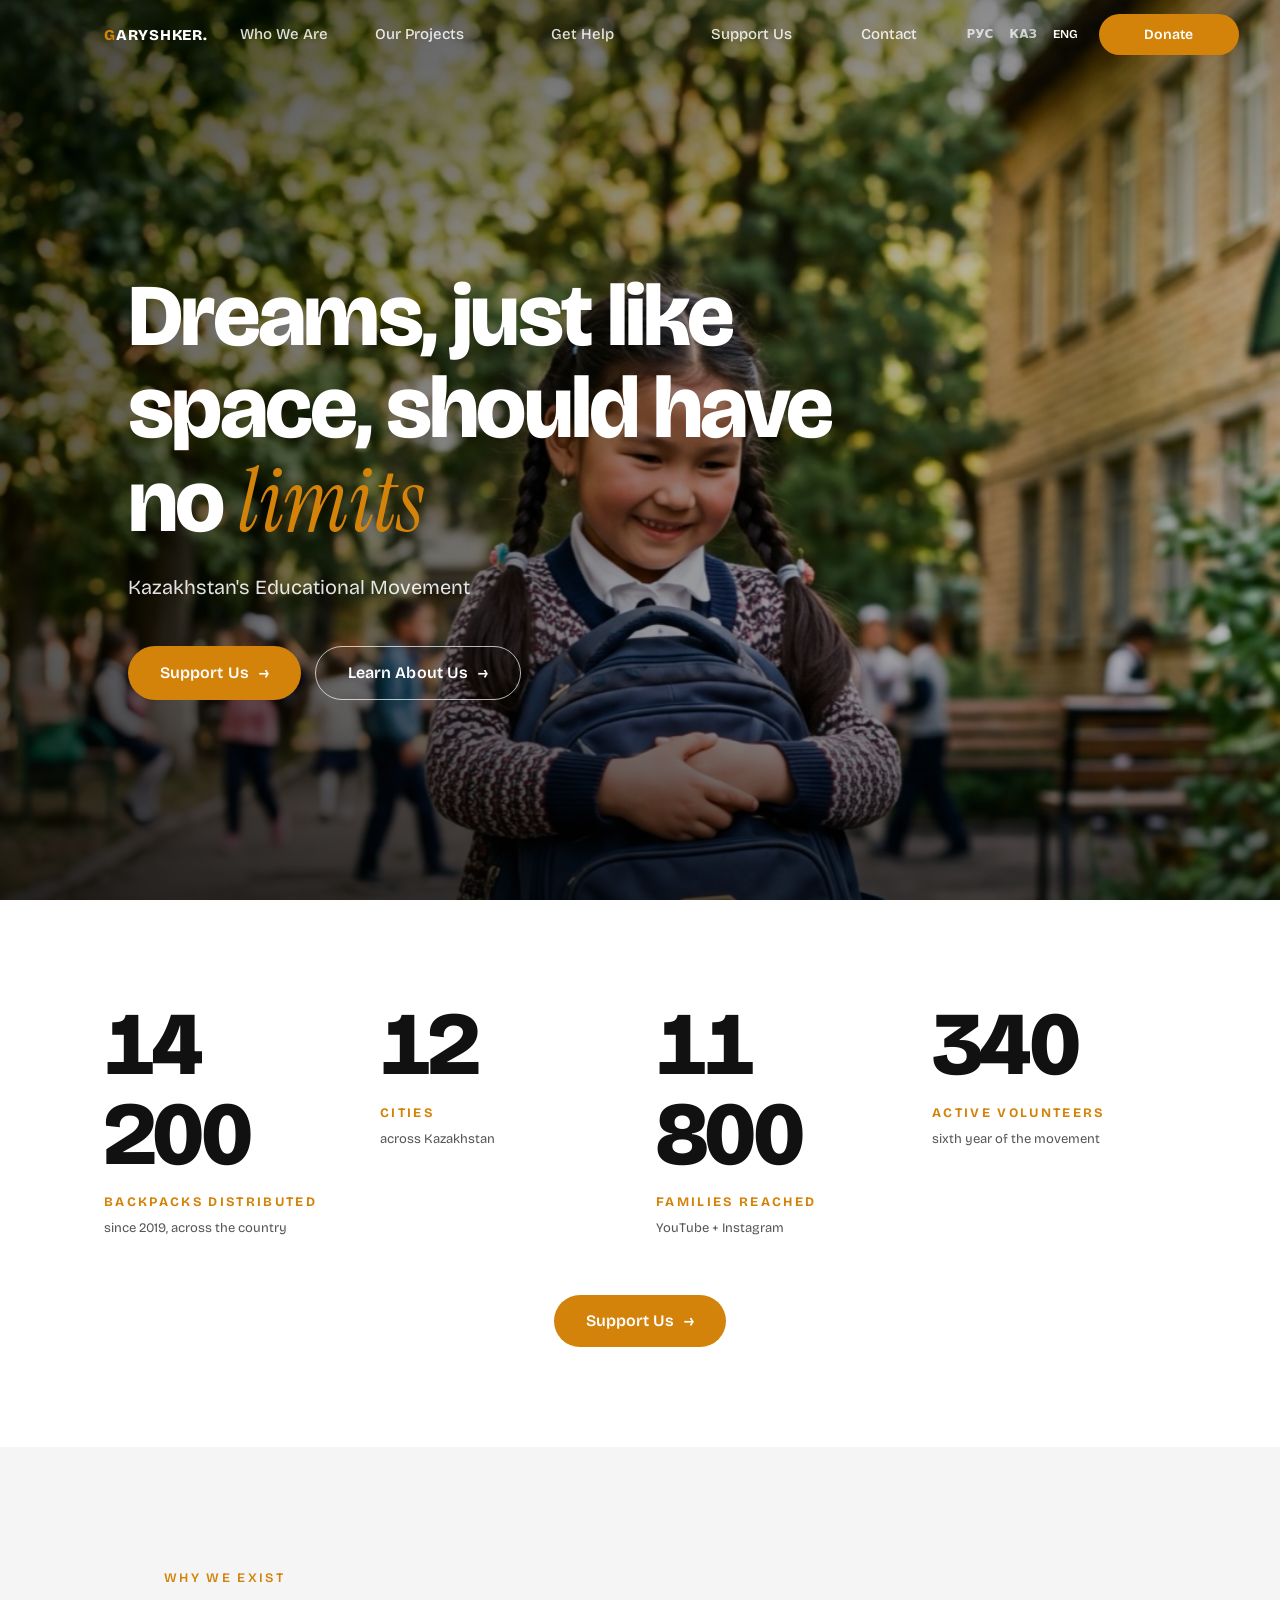
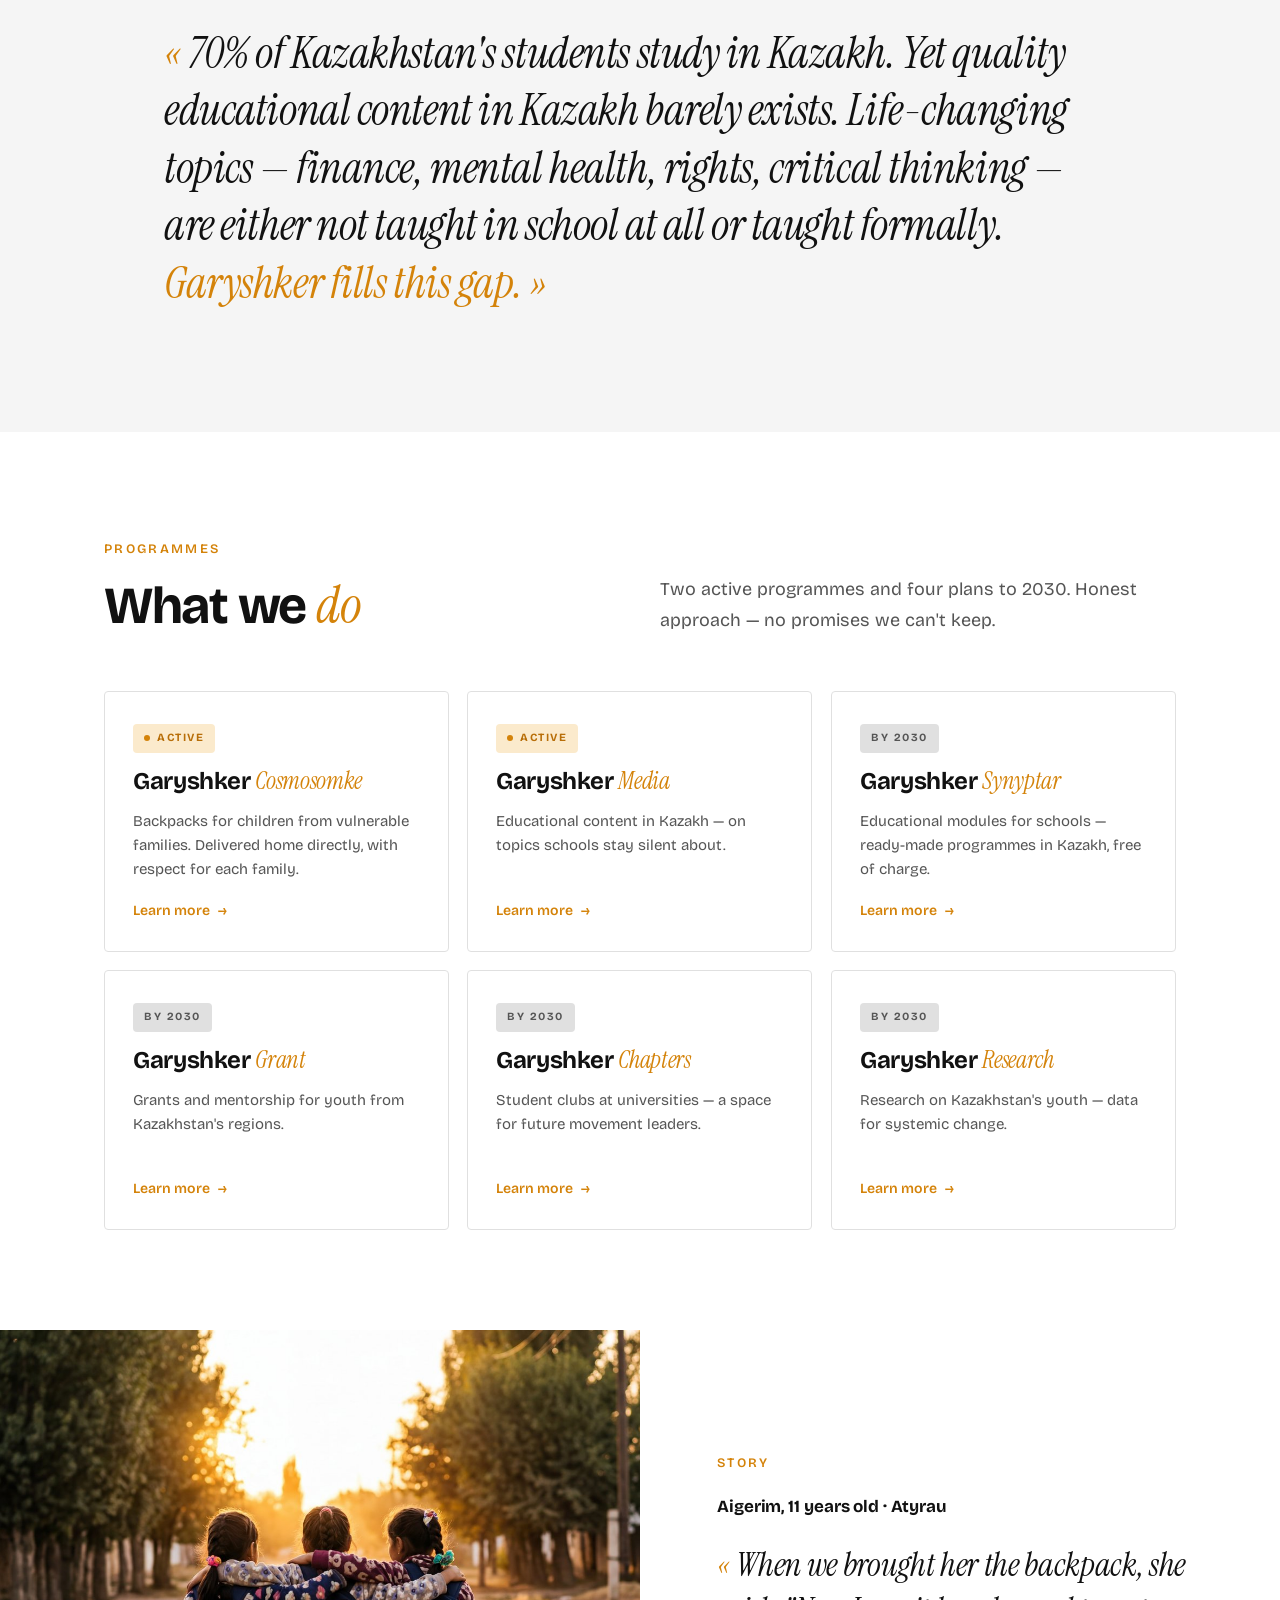
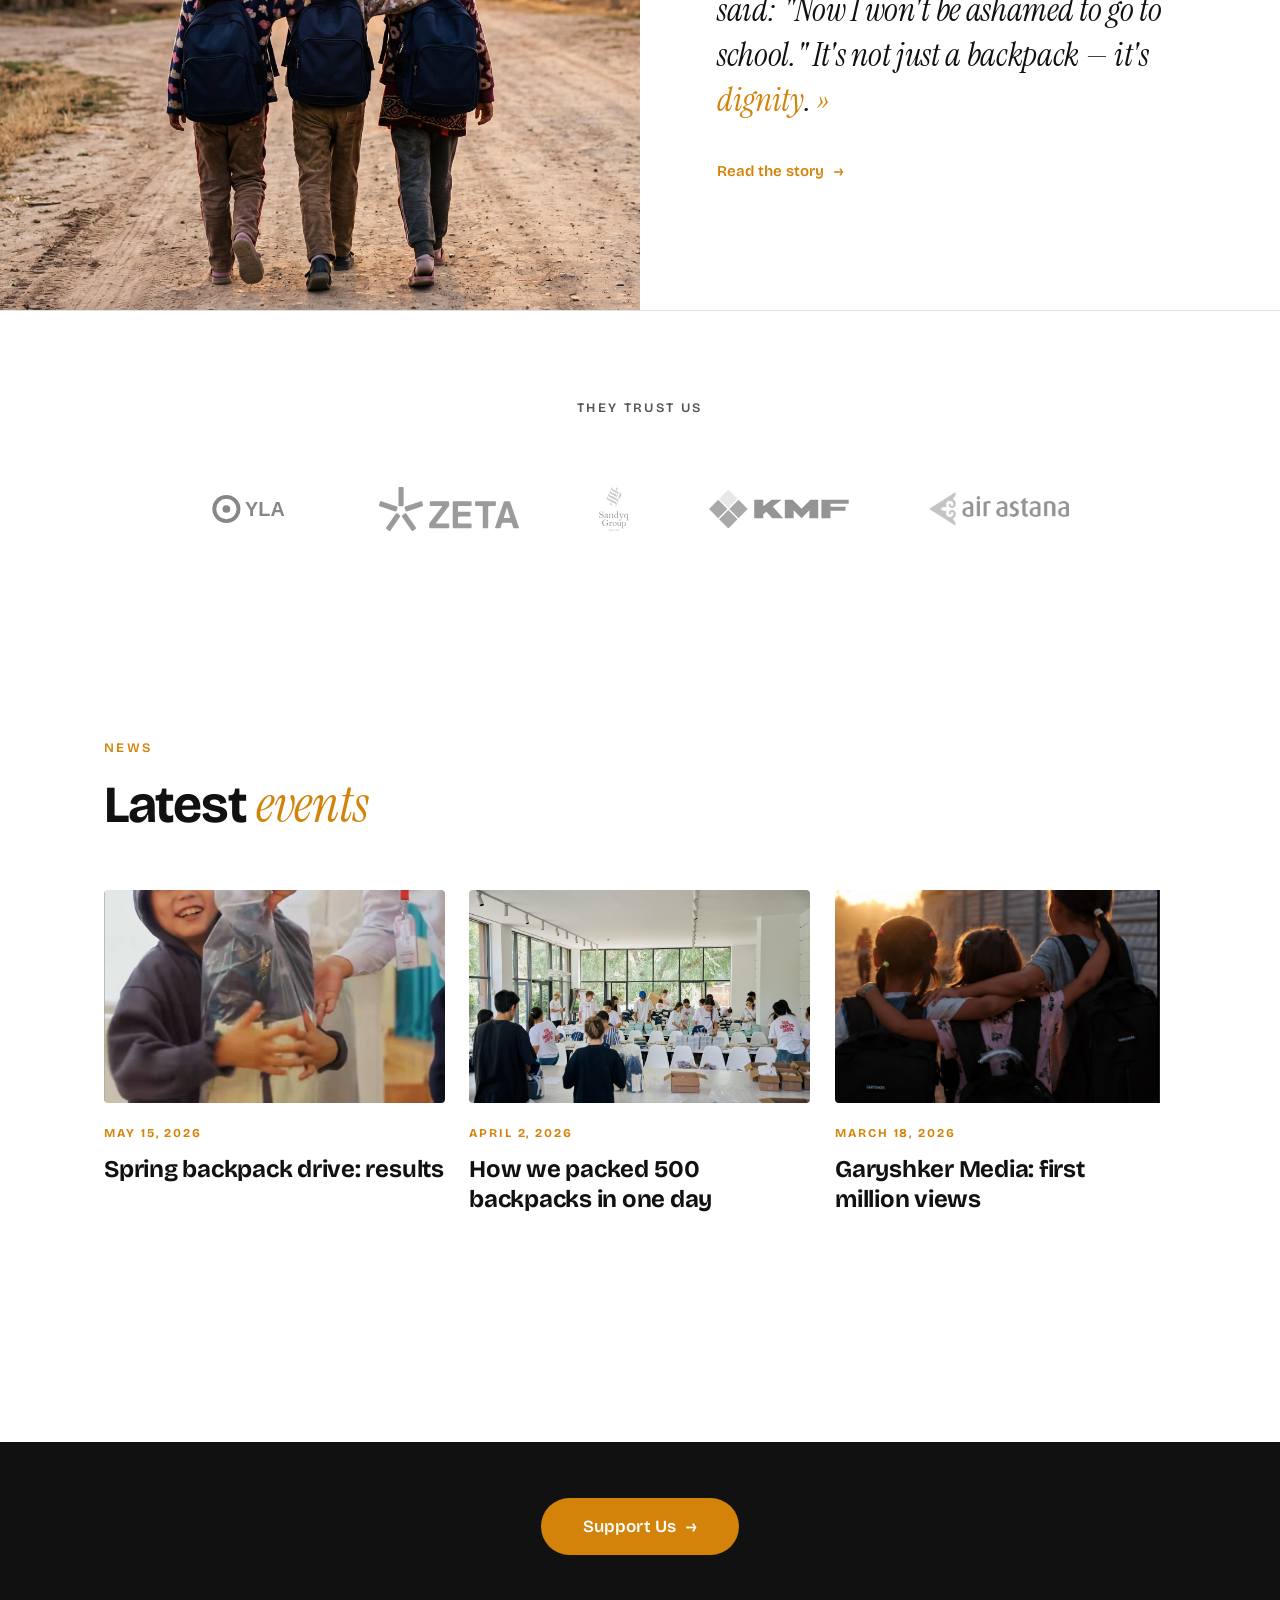
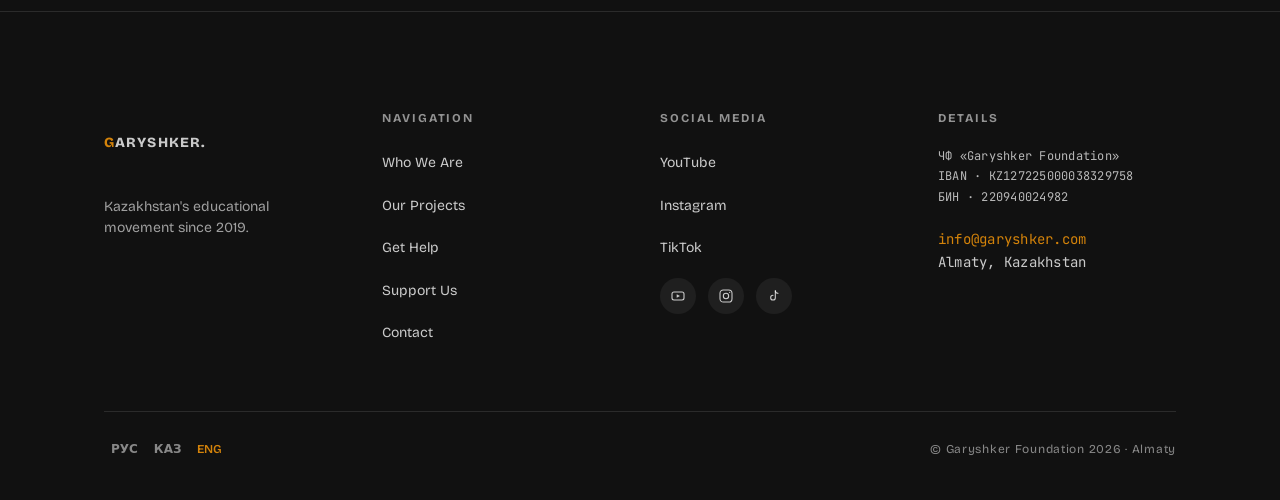
<file: garyshker.com.html>
<!doctype html>
<html lang="ru">
<head>
<meta charset="utf-8">
<meta name="viewport" content="width=device-width, initial-scale=1">
<title>Garyshker · Образовательное движение Казахстана</title>
<meta name="description" content="У мечтаний, как и у космоса, не должно быть пределов. Образовательное движение Казахстана с 2019 года.">
<meta property="og:title" content="GARYSHKER — Образовательное движение Казахстана">
<meta property="og:description" content="Помогаем детям из уязвимых семей получить доступ к качественному образованию с 2019 года.">
<meta property="og:url" content="https://garyshkerrr.netlify.app/">
<meta property="og:type" content="website">
<meta property="og:site_name" content="GARYSHKER">
<meta property="og:image" content="https://garyshkerrr.netlify.app/assets/og_cover.jpg">
<meta name="twitter:card" content="summary_large_image">
<meta name="twitter:image" content="https://garyshkerrr.netlify.app/assets/og_cover.jpg">
<meta name="theme-color" content="#D4830A">
<link rel="preload" as="image" href="assets/girl_g_backpack_school.jpg">
<script src="js/i18n.js" defer></script>
<script src="js/stats.js" defer></script>

<link rel="preconnect" href="https://fonts.googleapis.com">
<link rel="preconnect" href="https://fonts.gstatic.com" crossorigin>
<link href="https://fonts.googleapis.com/css2?family=Bricolage+Grotesque:wght@400;500;600;700;800&family=Instrument+Serif:ital@0;1&family=JetBrains+Mono:wght@400;500;600&display=swap" rel="stylesheet">
<link rel="stylesheet" href="styles.css">

<style>
  /* ─────────────── Home-specific styles ─────────────── */

  /* HERO */
  .home-hero {
    position: relative;
    min-height: 100vh;
    padding: 0;
    overflow: hidden;
    display: flex; align-items: flex-start;
  }
  .home-hero__bg {
    position: absolute; inset: 0;
    background: url('assets/girl_g_backpack_school.jpg') center 30% / cover no-repeat;
    z-index: 0;
    transform: scale(1.05);
    animation: heroZoom 22s var(--ease) forwards;
  }
  @keyframes heroZoom { to { transform: scale(1); } }
  .home-hero__bg::after {
    content: ""; position: absolute; inset: 0;
    background:
      linear-gradient(90deg, rgba(0,0,0,0.65) 0%, rgba(0,0,0,0.42) 45%, rgba(0,0,0,0.18) 100%),
      linear-gradient(180deg, rgba(0,0,0,0.25) 0%, rgba(0,0,0,0) 30%, rgba(0,0,0,0) 70%, rgba(0,0,0,0.55) 100%);
  }
  .home-hero__inner {
    position: relative; z-index: 1;
    width: 100%;
    padding: 30vh 10vw 100px;
    max-width: 1400px;
  }
  .home-hero__content { max-width: 760px; }
  .home-hero h1 {
    color: var(--white);
    font-size: clamp(40px, 7vw, 88px);
    font-weight: 800;
    line-height: 1.05;
    letter-spacing: -0.03em;
    margin-bottom: 24px;
    text-wrap: pretty;
  }
  .home-hero h1 em {
    font-family: var(--font-serif);
    font-style: italic;
    font-weight: 400;
    color: var(--amber);
    letter-spacing: -0.005em;
  }
  .home-hero__sub {
    font-size: 20px;
    color: rgba(255,255,255,0.88);
    margin-bottom: 44px;
    max-width: 520px;
    line-height: 1.5;
  }
  .home-hero__ctas { display: flex; gap: 14px; flex-wrap: wrap; }
  @media (max-width: 720px) { .home-hero__inner { padding: 0 var(--pad-x); } }

  /* KEY STATS — 4 in a row */
  .key-stats {
    background: var(--white);
    padding: 100px 0;
  }
  .key-stats__inner {
    max-width: var(--max-w);
    margin: 0 auto;
    padding: 0 var(--pad-x);
  }
  .key-stats__grid {
    display: grid;
    grid-template-columns: repeat(4, 1fr);
    gap: 32px;
    margin-bottom: 56px;
  }
  @media (max-width: 880px) { .key-stats__grid { grid-template-columns: 1fr 1fr; gap: 48px 24px; } }
  .key-stats__cell { text-align: left; }
  .key-stats__n {
    font-size: clamp(56px, 7vw, 96px);
    font-weight: 800;
    color: var(--ink);
    line-height: 1;
    letter-spacing: -0.04em;
    font-variant-numeric: tabular-nums;
    margin-bottom: 14px;
  }
  .key-stats__l {
    font-size: 13px;
    font-weight: 700;
    color: var(--amber);
    letter-spacing: 0.18em;
    text-transform: uppercase;
    line-height: 1.4;
    margin-bottom: 8px;
  }
  .key-stats__s {
    font-size: 13px;
    color: var(--muted);
    line-height: 1.5;
  }
  .key-stats__cta { text-align: center; }

  /* WHY — large italic quote on gray */
  .why {
    background: var(--gray);
    padding: 120px 0;
  }
  .why__inner {
    max-width: 1080px;
    margin: 0 auto;
    padding: 0 var(--pad-x);
  }
  .why .overline { margin-bottom: 36px; display: block; }
  .why__q {
    font-family: var(--font-serif);
    font-style: italic;
    font-size: clamp(28px, 3.4vw, 44px);
    line-height: 1.32;
    color: var(--ink);
    letter-spacing: -0.01em;
    font-weight: 400;
    text-wrap: pretty;
  }
  .why__q .amber { color: var(--amber); font-weight: 400; }
  .why__q::before { content: "« "; color: var(--amber); }
  .why__q::after  { content: " »"; color: var(--amber); }

  /* DIRECTIONS — 6 cards */
  .directions {
    background: var(--white);
    padding: 100px 0;
  }
  .directions__inner {
    max-width: var(--max-w);
    margin: 0 auto;
    padding: 0 var(--pad-x);
  }
  .directions__head {
    margin-bottom: 56px;
    display: grid;
    grid-template-columns: 1fr 1fr;
    gap: 40px;
    align-items: end;
  }
  @media (max-width: 720px) { .directions__head { grid-template-columns: 1fr; gap: 16px; } }
  .directions__grid {
    display: grid;
    grid-template-columns: repeat(3, 1fr);
    gap: 18px;
  }
  @media (max-width: 920px) { .directions__grid { grid-template-columns: 1fr 1fr; } }
  @media (max-width: 560px) { .directions__grid { grid-template-columns: 1fr; } }

  /* STORY split */
  .home-story {
    background: var(--white);
    overflow: hidden;
  }
  .home-story__inner {
    display: grid;
    grid-template-columns: 1fr 1fr;
    min-height: 580px;
  }
  @media (max-width: 768px) {
    .home-story__inner { display: flex; flex-direction: column; }
    .home-story__img { order: -1; }
  }
  .home-story__img {
    background-size: cover;
    background-position: center;
    background-repeat: no-repeat;
    min-height: 380px;
  }
  .home-story__body {
    padding: clamp(56px, 8vw, 96px) clamp(36px, 6vw, 88px);
    display: flex; flex-direction: column; justify-content: center;
    max-width: 640px;
  }
  .home-story__body .overline { margin-bottom: 18px; }
  .home-story__name {
    font-size: 17px;
    font-weight: 700;
    color: var(--ink);
    margin-bottom: 22px;
    letter-spacing: -0.005em;
  }
  .home-story__q {
    font-family: var(--font-serif);
    font-style: italic;
    font-size: clamp(24px, 2.6vw, 34px);
    line-height: 1.35;
    color: var(--ink);
    letter-spacing: -0.01em;
    font-weight: 400;
    margin-bottom: 32px;
    text-wrap: pretty;
  }
  .home-story__q::before { content: "« "; color: var(--amber); }
  .home-story__q::after  { content: " »"; color: var(--amber); }

  /* PARTNERS — dark row */
  .home-partners {
    background: var(--white);
    padding: 80px 0;
    text-align: center;
    border-top: 1px solid var(--gray-line);
  }
  .home-partners__inner {
    max-width: var(--max-w);
    margin: 0 auto;
    padding: 0 var(--pad-x);
  }
  .home-partners .overline {
    color: var(--muted);
    letter-spacing: 0.18em;
    margin-bottom: 48px;
  }
  .home-partners__row {
    display: flex;
    flex-wrap: wrap;
    justify-content: center;
    align-items: center;
    gap: 0;
  }
  .partner-logo {
    display: flex;
    align-items: center;
    justify-content: center;
    padding: 20px 40px;
    transition: transform .2s ease;
  }
  .partner-logo:hover {
    transform: scale(1.06);
  }
  .partner-logo img {
    height: 44px;
    width: auto;
    max-width: 140px;
    object-fit: contain;
    opacity: 0.5;
    filter: grayscale(100%);
    transition: opacity .2s ease, filter .2s ease;
  }
  .partner-logo:hover img {
    opacity: 1;
    filter: grayscale(0%);
  }
  @media (max-width: 600px) {
    .partner-logo { padding: 16px 24px; }
    .partner-logo img { height: 34px; }
  }

  /* EVENTS — 3 cards */
  .events {
    background: var(--white);
    padding: 100px 0 120px;
  }
  .events__inner {
    max-width: var(--max-w);
    margin: 0 auto;
    padding: 0 var(--pad-x);
  }
  .events__head { margin-bottom: 56px; }
  .events__grid {
    display: grid;
    grid-template-columns: repeat(3, 1fr);
    gap: 24px;
    margin-bottom: 56px;
  }
  @media (max-width: 1024px) { .events__grid { grid-template-columns: 1fr 1fr; gap: 24px; } }
  @media (max-width: 768px) { .events__grid { grid-template-columns: 1fr; gap: 32px; } }
  .ecard { display: block; transition: transform .25s var(--ease); }
  .ecard:hover { transform: translateY(-4px); }
  .ecard__photo {
    width: 100%;
    aspect-ratio: 16 / 10;
    background-size: cover;
    background-position: center;
    background-repeat: no-repeat;
    background-color: var(--gray);
    margin-bottom: 20px;
    border-radius: 4px;
    overflow: hidden;
  }
  .ecard__date {
    font-size: 12px;
    font-weight: 700;
    color: var(--amber);
    letter-spacing: 0.16em;
    text-transform: uppercase;
    margin-bottom: 10px;
  }
  .ecard__title {
    font-size: clamp(20px, 2vw, 24px);
    font-weight: 700;
    color: var(--ink);
    line-height: 1.25;
    letter-spacing: -0.01em;
    text-wrap: pretty;
  }
  .ecard:hover .ecard__title { color: var(--amber); }
  .events__cta { text-align: center; }

  /* FOOTER — amber CTA strip + 4-col */
  .footer-cta {
    background: var(--ink);
    padding: 56px 0;
    text-align: center;
    border-bottom: 1px solid var(--gray-line-dk);
  }
  .footer-cta .btn {
    padding: 20px 42px;
    font-size: 17px;
  }
  footer .footer__cols .reqs {
    font-family: 'JetBrains Mono', monospace;
    font-size: 12px;
    color: rgba(255,255,255,0.7);
    line-height: 1.7;
    letter-spacing: 0.02em;
  }
  footer .footer__bottom-lang {
    display: flex; gap: 2px;
    font-family: var(--font);
    font-size: 12px;
    font-weight: 600;
    color: rgba(255,255,255,0.5);
    letter-spacing: 0.06em;
  }
  footer .footer__bottom-lang button {
    padding: 5px 7px;
    border-radius: 4px;
    transition: color .15s ease;
  }
  footer .footer__bottom-lang button:hover { color: var(--white); }
  footer .footer__bottom-lang button.is-active { color: var(--amber); }
</style>
<template id="__bundler_thumbnail">
  <svg xmlns="http://www.w3.org/2000/svg" viewBox="0 0 200 200">
    <rect width="200" height="200" fill="#FFFFFF"/>
    <circle cx="100" cy="100" r="44" fill="#D4830A"/>
    <text x="100" y="170" text-anchor="middle" font-family="sans-serif" font-weight="800" font-size="20" fill="#111111">garyshker</text>
  </svg>
</template>
</head>
<body>

<!-- ═══════════════ NAV ═══════════════ -->
<div class="nav-wrap" id="nav">
  <nav class="nav">
    <a href="garyshker.com.html" class="logo">
      <span class="logo__mark"></span>
      <span><span class="a">G</span>ARYSHKER.</span>
    </a>
    <div class="nav__items">
      <a class="nav__a" href="about.html" data-i18n="nav.who">Кто мы</a>
      <a class="nav__a" href="projects.html" data-i18n="nav.projects">Наши проекты</a>
      <a class="nav__a" href="apply.html" data-i18n="nav.apply">Получить помощь</a>
      <a class="nav__a" href="support.html" data-i18n="nav.support">Поддержите нас</a>
      <a class="nav__a" href="contacts.html" data-i18n="nav.contacts">Контакты</a>
    </div>
    <div class="nav__right">
      <div class="lang">
        <button data-lang="ru" onclick="gsi18n.switchLang('ru')" type="button">РУС</button>
        <button data-lang="kz" onclick="gsi18n.switchLang('kz')" type="button">КАЗ</button>
        <button data-lang="en" onclick="gsi18n.switchLang('en')" type="button">ENG</button>
      </div>
      <a href="support.html#donate" class="nav__cta" data-i18n="nav.cta">Поддержать</a>
      <button class="burger" type="button" aria-label="Меню">
        <svg width="20" height="20" viewBox="0 0 20 20" fill="none">
          <line x1="3" y1="6" x2="17" y2="6" stroke="currentColor" stroke-width="1.8" stroke-linecap="round"/>
          <line x1="3" y1="10" x2="17" y2="10" stroke="currentColor" stroke-width="1.8" stroke-linecap="round"/>
          <line x1="3" y1="14" x2="17" y2="14" stroke="currentColor" stroke-width="1.8" stroke-linecap="round"/>
        </svg>
      </button>
    </div>
  </nav>
</div>

<!-- ═══════════════ BLOCK 1 — HERO ═══════════════ -->
<section class="home-hero" id="top">
  <div class="home-hero__bg"></div>
  <div class="home-hero__inner">
    <div class="home-hero__content">
      <h1 class="rv" data-i18n-html="home.hero.h1">У мечтаний, как и у космоса, не должно быть <em>пределов</em></h1>
      <p class="home-hero__sub rv rv-d1" data-i18n="home.hero.sub">Образовательное движение Казахстана</p>
      <div class="home-hero__ctas rv rv-d2">
        <a href="support.html" class="btn btn--amber btn--lg">
          <span data-i18n="home.hero.btn1">Поддержите нас</span>
          <span class="arr">→</span>
        </a>
        <a href="about.html" class="btn btn--outline-light btn--lg">
          <span data-i18n="home.hero.btn2">Узнать о нас</span>
          <span class="arr">→</span>
        </a>
      </div>
    </div>
  </div>
</section>

<!-- ═══════════════ BLOCK 2 — КЛЮЧЕВЫЕ ЦИФРЫ ═══════════════ -->
<section class="key-stats">
  <div class="key-stats__inner">
    <div class="key-stats__grid">
      <div class="key-stats__cell rv">
        <div class="key-stats__n" data-stat="рюкзаков">14 200</div>
        <div class="key-stats__l" data-i18n="home.stats.l1">Рюкзаков роздано</div>
        <div class="key-stats__s" data-i18n="home.stats.s1">с 2019 года, по всей стране</div>
      </div>
      <div class="key-stats__cell rv rv-d1">
        <div class="key-stats__n" data-stat="городов">12</div>
        <div class="key-stats__l" data-i18n="home.stats.l2">Городов</div>
        <div class="key-stats__s" data-i18n="home.stats.s2">по всему Казахстану</div>
      </div>
      <div class="key-stats__cell rv rv-d2">
        <div class="key-stats__n" data-stat="семей">11 800</div>
        <div class="key-stats__l" data-i18n="home.stats.l3">Семей охвачено</div>
        <div class="key-stats__s" data-i18n="home.stats.s3">YouTube + Instagram</div>
      </div>
      <div class="key-stats__cell rv rv-d3">
        <div class="key-stats__n" data-stat="волонтёров">340</div>
        <div class="key-stats__l" data-i18n="home.stats.l4">Активных волонтёров</div>
        <div class="key-stats__s" data-i18n="home.stats.s4">шестой год движения</div>
      </div>
    </div>
    <div class="key-stats__cta rv">
      <a href="support.html" class="btn btn--amber btn--lg">
        <span data-i18n="home.stats.cta">Поддержать движение</span>
        <span class="arr">→</span>
      </a>
    </div>
  </div>
</section>

<!-- ═══════════════ BLOCK 3 — ПОЧЕМУ МЫ СУЩЕСТВУЕМ ═══════════════ -->
<section class="why">
  <div class="why__inner">
    <div class="overline rv" data-i18n="home.why.overline">Почему мы существуем</div>
    <blockquote class="why__q rv rv-d1" data-i18n-html="home.why.q">70% школьников Казахстана учатся на казахском языке. При этом качественного образовательного контента на казахском почти не существует. Темы которые меняют жизнь — финансы, ментальное здоровье, права, критическое мышление — в школе либо не преподаются вовсе, либо преподаются формально. <span class="amber">Garyshker закрывает эту нишу.</span></blockquote>
  </div>
</section>

<!-- ═══════════════ BLOCK 4 — НАШИ НАПРАВЛЕНИЯ ═══════════════ -->
<section class="directions">
  <div class="directions__inner">
    <div class="directions__head">
      <div>
        <div class="overline rv" data-i18n="home.dir.overline">Направления</div>
        <h2 class="h2 rv rv-d1" style="margin-top: 14px;" data-i18n-html="home.dir.h2">Наши <em>направления</em></h2>
      </div>
      <p class="body rv rv-d2" data-i18n="home.dir.desc">Две работающие программы и четыре плана до 2030 года. Подача честная — без обещаний, которые мы не сможем выполнить.</p>
    </div>

    <div class="directions__grid">
      <a href="projects.html#cosmosomke" class="pcard rv">
        <span class="pcard__tag pcard__tag--active"><span class="dot"></span><span data-i18n="home.dir.tag.active">Активно</span></span>
        <div class="pcard__name" data-i18n-html="home.dir.cosmosomke.name">Garyshker <em>Cosmosomke</em></div>
        <p class="pcard__desc" data-i18n="home.dir.cosmosomke.desc">Рюкзаки для детей из социально уязвимых семей. Адресно на дом, с уважением к каждой семье.</p>
        <span class="pcard__cta"><span data-i18n="home.dir.cosmosomke.cta">Подробнее</span> <span class="arr">→</span></span>
      </a>

      <a href="projects.html#media" class="pcard rv rv-d1">
        <span class="pcard__tag pcard__tag--active"><span class="dot"></span><span data-i18n="home.dir.tag.active">Активно</span></span>
        <div class="pcard__name" data-i18n-html="home.dir.media.name">Garyshker <em>Media</em></div>
        <p class="pcard__desc" data-i18n="home.dir.media.desc">Образовательный контент на казахском — о темах, о которых молчат в школе.</p>
        <span class="pcard__cta"><span data-i18n="home.dir.media.cta">Подробнее</span> <span class="arr">→</span></span>
      </a>

      <a href="projects.html#synyptar" class="pcard rv rv-d2">
        <span class="pcard__tag pcard__tag--planned" data-i18n="home.dir.tag.planned">До 2030</span>
        <div class="pcard__name" data-i18n-html="home.dir.synyptar.name">Garyshker <em>Сыныптар</em></div>
        <p class="pcard__desc" data-i18n="home.dir.synyptar.desc">Образовательные модули для школ — готовые программы на казахском бесплатно.</p>
        <span class="pcard__cta"><span data-i18n="home.dir.synyptar.cta">Подробнее</span> <span class="arr">→</span></span>
      </a>

      <a href="projects.html#grant" class="pcard rv">
        <span class="pcard__tag pcard__tag--planned" data-i18n="home.dir.tag.planned">До 2030</span>
        <div class="pcard__name" data-i18n-html="home.dir.grant.name">Garyshker <em>Grant</em></div>
        <p class="pcard__desc" data-i18n="home.dir.grant.desc">Гранты и менторство для молодёжи из регионов Казахстана.</p>
        <span class="pcard__cta"><span data-i18n="home.dir.grant.cta">Подробнее</span> <span class="arr">→</span></span>
      </a>

      <a href="projects.html#chapters" class="pcard rv rv-d1">
        <span class="pcard__tag pcard__tag--planned" data-i18n="home.dir.tag.planned">До 2030</span>
        <div class="pcard__name" data-i18n-html="home.dir.chapters.name">Garyshker <em>Chapters</em></div>
        <p class="pcard__desc" data-i18n="home.dir.chapters.desc">Студенческие клубы в университетах — среда для будущих лидеров движения.</p>
        <span class="pcard__cta"><span data-i18n="home.dir.chapters.cta">Подробнее</span> <span class="arr">→</span></span>
      </a>

      <a href="projects.html#research" class="pcard rv rv-d2">
        <span class="pcard__tag pcard__tag--planned" data-i18n="home.dir.tag.planned">До 2030</span>
        <div class="pcard__name" data-i18n-html="home.dir.research.name">Garyshker <em>Research</em></div>
        <p class="pcard__desc" data-i18n="home.dir.research.desc">Исследования о молодёжи Казахстана — данные для системных изменений.</p>
        <span class="pcard__cta"><span data-i18n="home.dir.research.cta">Подробнее</span> <span class="arr">→</span></span>
      </a>
    </div>
  </div>
</section>

<!-- ═══════════════ BLOCK 5 — ИСТОРИЯ ОДНОГО РЕБЁНКА ═══════════════ -->
<section class="home-story">
  <div class="home-story__inner">
    <div class="home-story__img" style="background-image: url('assets/three_girls_sunset.jpg');" role="img" aria-label="Айгерим с подругами"></div>
    <div class="home-story__body">
      <div class="overline rv" data-i18n="home.story.overline">История</div>
      <div class="home-story__name rv rv-d1" data-i18n="home.story.name">Айгерим, 11 лет · Атырау</div>
      <blockquote class="home-story__q rv rv-d2" data-i18n-html="home.story.q">Когда нам принесли рюкзак, она сказала: «Теперь я не буду стыдиться идти в школу». Это не просто рюкзак — это <em style="font-family: var(--font-serif); color: var(--amber);">достоинство</em>.</blockquote>
      <div class="rv rv-d3">
        <a href="projects.html#cosmosomke" class="arrow-link"><span data-i18n="home.story.cta">Читать историю</span> <span class="arr">→</span></a>
      </div>
    </div>
  </div>
</section>

<!-- ═══════════════ BLOCK 6 — ПАРТНЁРЫ ═══════════════ -->
<section class="home-partners">
  <div class="home-partners__inner">
    <div class="overline rv" data-i18n="home.partners.overline">Нам доверяют</div>
    <div class="home-partners__row">
      <a class="partner-logo rv" href="https://oyla.kz/" target="_blank" rel="noopener" aria-label="OYLA">
        <img src="assets/logo_oyla.svg" alt="OYLA">
      </a>
      <a class="partner-logo rv rv-d1" href="https://zeta.kz/" target="_blank" rel="noopener" aria-label="ZETA">
        <img src="assets/logo_zeta.svg" alt="ZETA">
      </a>
      <a class="partner-logo rv rv-d1" href="https://sandyqgroup.com/menu-tary" target="_blank" rel="noopener" aria-label="Sandyq Group">
        <img src="assets/logo_sandyq.svg" alt="Sandyq Group">
      </a>
      <a class="partner-logo rv rv-d2" href="https://kmf.kz/" target="_blank" rel="noopener" aria-label="KMF">
        <img src="assets/logo_kmf.svg" alt="KMF">
      </a>
      <a class="partner-logo rv rv-d2" href="https://airastana.com/kaz-ru" target="_blank" rel="noopener" aria-label="Air Astana">
        <img src="assets/logo_airastana.webp" alt="Air Astana">
      </a>
    </div>
  </div>
</section>

<!-- ═══════════════ BLOCK 7 — ПОСЛЕДНИЕ СОБЫТИЯ ═══════════════ -->
<section class="events">
  <div class="events__inner">
    <div class="events__head">
      <div class="overline rv" data-i18n="home.events.overline">Новости</div>
      <h2 class="h2 rv rv-d1" style="margin-top: 14px;" data-i18n-html="home.events.h2">Последние <em>события</em></h2>
    </div>

    <div class="events__grid">
      <a class="ecard rv" href="#">
        <div class="ecard__photo" style="background-image: url('assets/boy_gift.jpg');"></div>
        <div class="ecard__date" data-i18n="home.events.e1.date">15 мая 2026</div>
        <h3 class="ecard__title" data-i18n="home.events.e1.title">Весенний сбор рюкзаков: итоги</h3>
      </a>

      <a class="ecard rv rv-d1" href="#">
        <div class="ecard__photo" style="background-image: url('assets/cosmosomke_packing_wide.jpg');"></div>
        <div class="ecard__date" data-i18n="home.events.e2.date">02 апреля 2026</div>
        <h3 class="ecard__title" data-i18n="home.events.e2.title">Как мы собрали 500 рюкзаков за один день</h3>
      </a>

      <a class="ecard rv rv-d2" href="#">
        <div class="ecard__photo" style="background-image: url('assets/bg_walking.jpg');"></div>
        <div class="ecard__date" data-i18n="home.events.e3.date">18 марта 2026</div>
        <h3 class="ecard__title" data-i18n="home.events.e3.title">Garyshker Media: первый миллион просмотров</h3>
      </a>
    </div>

    <div class="events__cta rv">
      <a href="#" class="btn btn--amber btn--lg">
        <span data-i18n="home.events.cta">Смотреть все события</span>
        <span class="arr">→</span>
      </a>
    </div>
  </div>
</section>

<!-- ═══════════════ FOOTER ═══════════════ -->
<div class="footer-cta">
  <a href="support.html" class="btn btn--amber">
    <span data-i18n="footer.cta.btn">Поддержать движение</span>
    <span class="arr">→</span>
  </a>
</div>

<footer>
  <div class="footer__inner">
    <div class="footer__cols">
      <div class="footer__col">
        <a href="garyshker.com.html" class="logo" style="color: var(--white); font-size: 22px;">
          <span class="logo__mark"></span>
          <span><span class="a">G</span>ARYSHKER.</span>
        </a>
        <p style="margin-top: 18px; font-size: 14px; color: rgba(255,255,255,0.6); line-height: 1.55; max-width: 240px;" data-i18n="footer.sub">
          Образовательное движение Казахстана с 2019.
        </p>
      </div>

      <div class="footer__col">
        <h4 data-i18n="footer.nav">Навигация</h4>
        <ul>
          <li><a href="about.html" data-i18n="footer.nav.who">Кто мы</a></li>
          <li><a href="projects.html" data-i18n="footer.nav.projects">Наши проекты</a></li>
          <li><a href="apply.html" data-i18n="footer.nav.apply">Получить помощь</a></li>
          <li><a href="support.html" data-i18n="footer.nav.support">Поддержите нас</a></li>
          <li><a href="contacts.html" data-i18n="footer.nav.contacts">Контакты</a></li>
        </ul>
      </div>

      <div class="footer__col">
        <h4 data-i18n="footer.social">Соцсети</h4>
        <ul>
          <li><a href="https://youtube.com/@garyshker" target="_blank" rel="noopener">YouTube</a></li>
          <li><a href="https://instagram.com/garyshker" target="_blank" rel="noopener">Instagram</a></li>
          <li><a href="#" target="_blank" rel="noopener">TikTok</a></li>
        </ul>
        <div class="footer__socials">
          <a class="footer__social" href="https://youtube.com/@garyshker" target="_blank" rel="noopener" aria-label="YouTube">
            <svg viewBox="0 0 24 24" fill="none">
              <rect x="3" y="6" width="18" height="12" rx="3" stroke="currentColor" stroke-width="1.6"/>
              <path d="M10 9.5 L15 12 L10 14.5 Z" fill="currentColor"/>
            </svg>
          </a>
          <a class="footer__social" href="https://instagram.com/garyshker" target="_blank" rel="noopener" aria-label="Instagram">
            <svg viewBox="0 0 24 24" fill="none">
              <rect x="3" y="3" width="18" height="18" rx="5" stroke="currentColor" stroke-width="1.6"/>
              <circle cx="12" cy="12" r="4" stroke="currentColor" stroke-width="1.6"/>
              <circle cx="17.5" cy="6.5" r="1" fill="currentColor"/>
            </svg>
          </a>
          <a class="footer__social" href="#" aria-label="TikTok">
            <svg viewBox="0 0 24 24" fill="none">
              <path d="M14 4 V14.5 a3.5 3.5 0 1 1 -3.5 -3.5" stroke="currentColor" stroke-width="1.6" stroke-linecap="round" stroke-linejoin="round"/>
              <path d="M14 4 C 14 6 16 8 18 8" stroke="currentColor" stroke-width="1.6" stroke-linecap="round"/>
            </svg>
          </a>
        </div>
      </div>

      <div class="footer__col">
        <h4 data-i18n="footer.reqs">Реквизиты</h4>
        <div class="reqs">
          ЧФ «Garyshker Foundation»<br>
          IBAN · KZ127225000038329758<br>
          БИН · 220940024982<br>
          <br>
          <a href="mailto:info@garyshker.com" class="a">info@garyshker.com</a><br>
          <span data-i18n="footer.city">Алматы, Казахстан</span>
        </div>
      </div>
    </div>

    <div class="footer__bottom">
      <div class="footer__bottom-lang lang">
        <button data-lang="ru" onclick="gsi18n.switchLang('ru')" type="button">РУС</button>
        <button data-lang="kz" onclick="gsi18n.switchLang('kz')" type="button">КАЗ</button>
        <button data-lang="en" onclick="gsi18n.switchLang('en')" type="button">ENG</button>
      </div>
      <div data-i18n="footer.copy">© Garyshker Foundation 2026 · Алматы</div>
    </div>
  </div>
</footer>

<script>
  // ════════ Lang switch ════════
  document.querySelectorAll('.lang button, .footer__bottom-lang button').forEach(b => {
    b.addEventListener('click', () => {
      const group = b.closest('.lang, .footer__bottom-lang');
      group.querySelectorAll('button').forEach(x => x.classList.toggle('is-active', x === b));
    });
  });

  // ════════ Transparent nav on hero ════════
  const navWrap = document.getElementById('nav');
  const heroSection = document.getElementById('top');
  function updateNav() {
    const heroBottom = heroSection ? heroSection.getBoundingClientRect().bottom : 0;
    navWrap.classList.toggle('nav-wrap--hero', heroBottom > 70);
  }
  updateNav();
  window.addEventListener('scroll', updateNav, { passive: true });

  // ════════ Scroll reveal ════════
  const io = new IntersectionObserver((entries) => {
    entries.forEach(e => {
      if (e.isIntersecting) {
        e.target.classList.add('is-in');
        io.unobserve(e.target);
      }
    });
  }, { threshold: 0.14, rootMargin: '0px 0px -8% 0px' });
  document.querySelectorAll('.rv').forEach(el => io.observe(el));
</script>

</body>
</html>
</file>
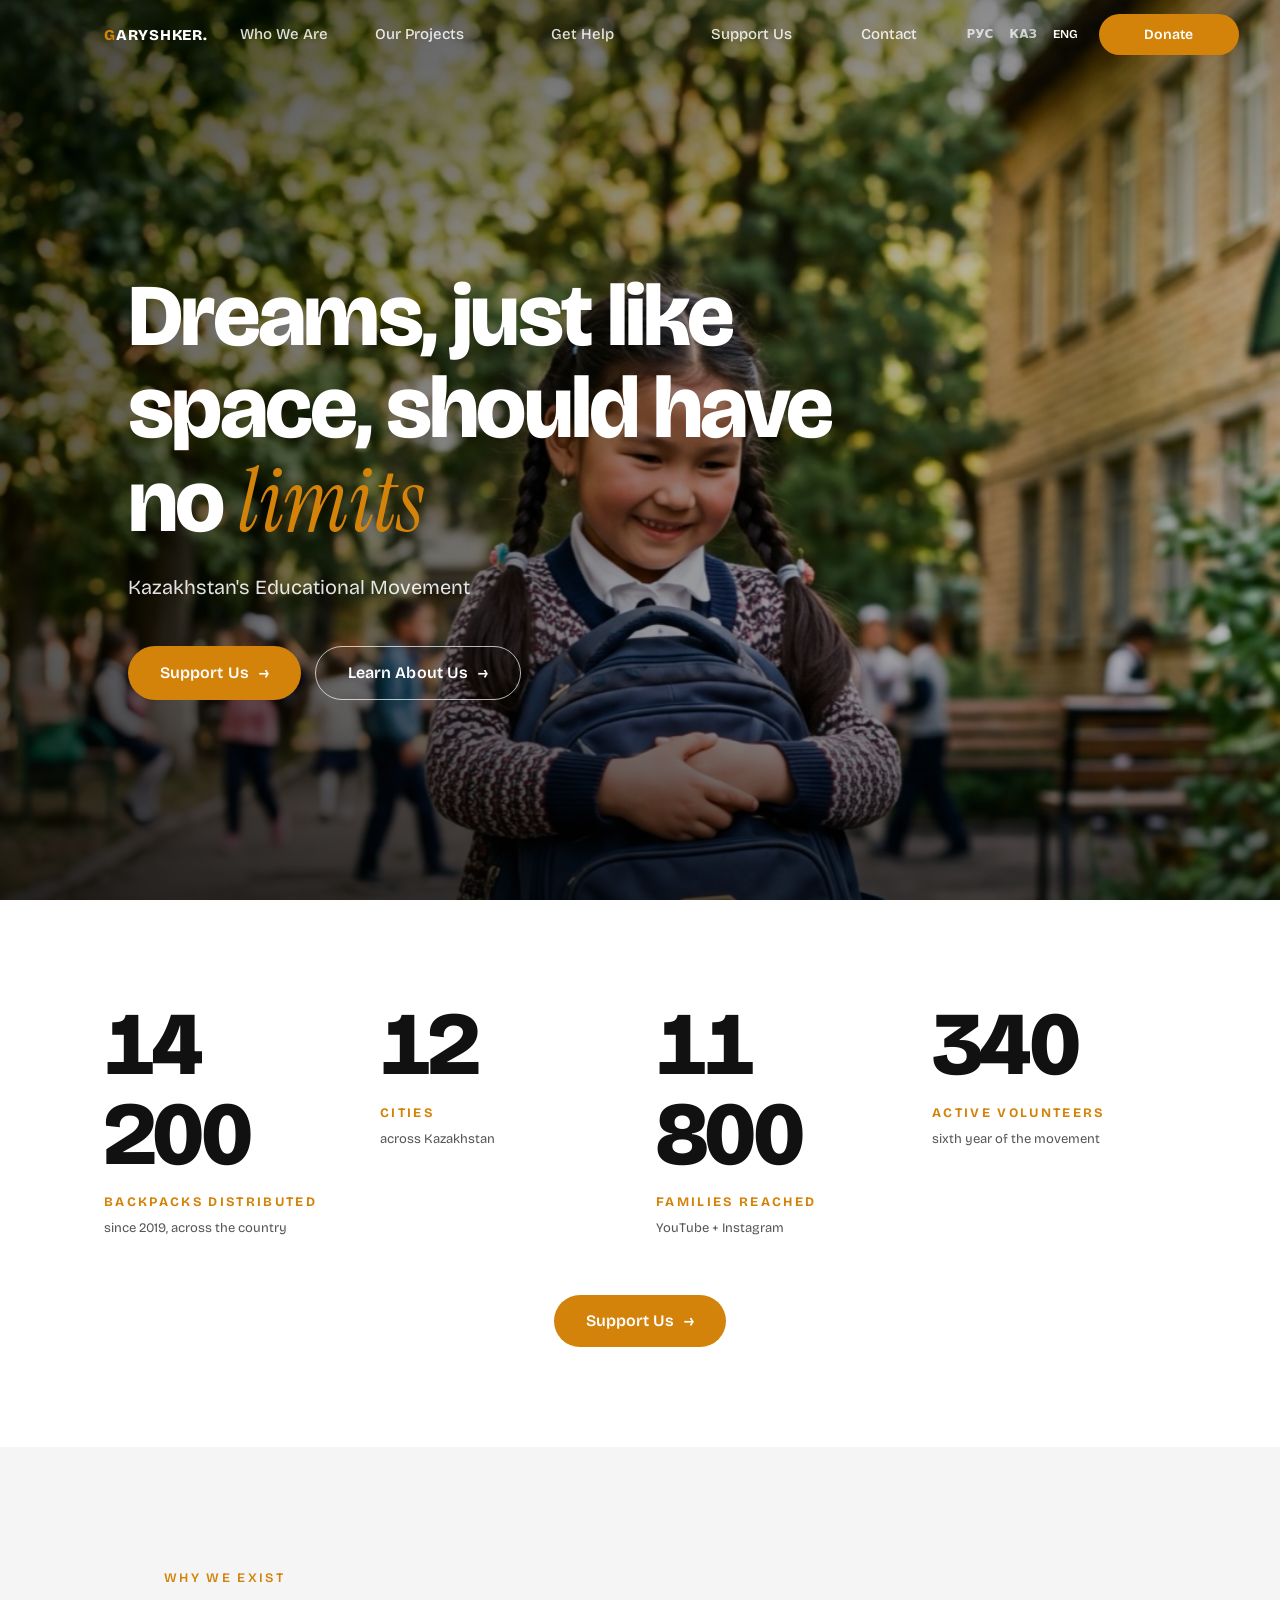
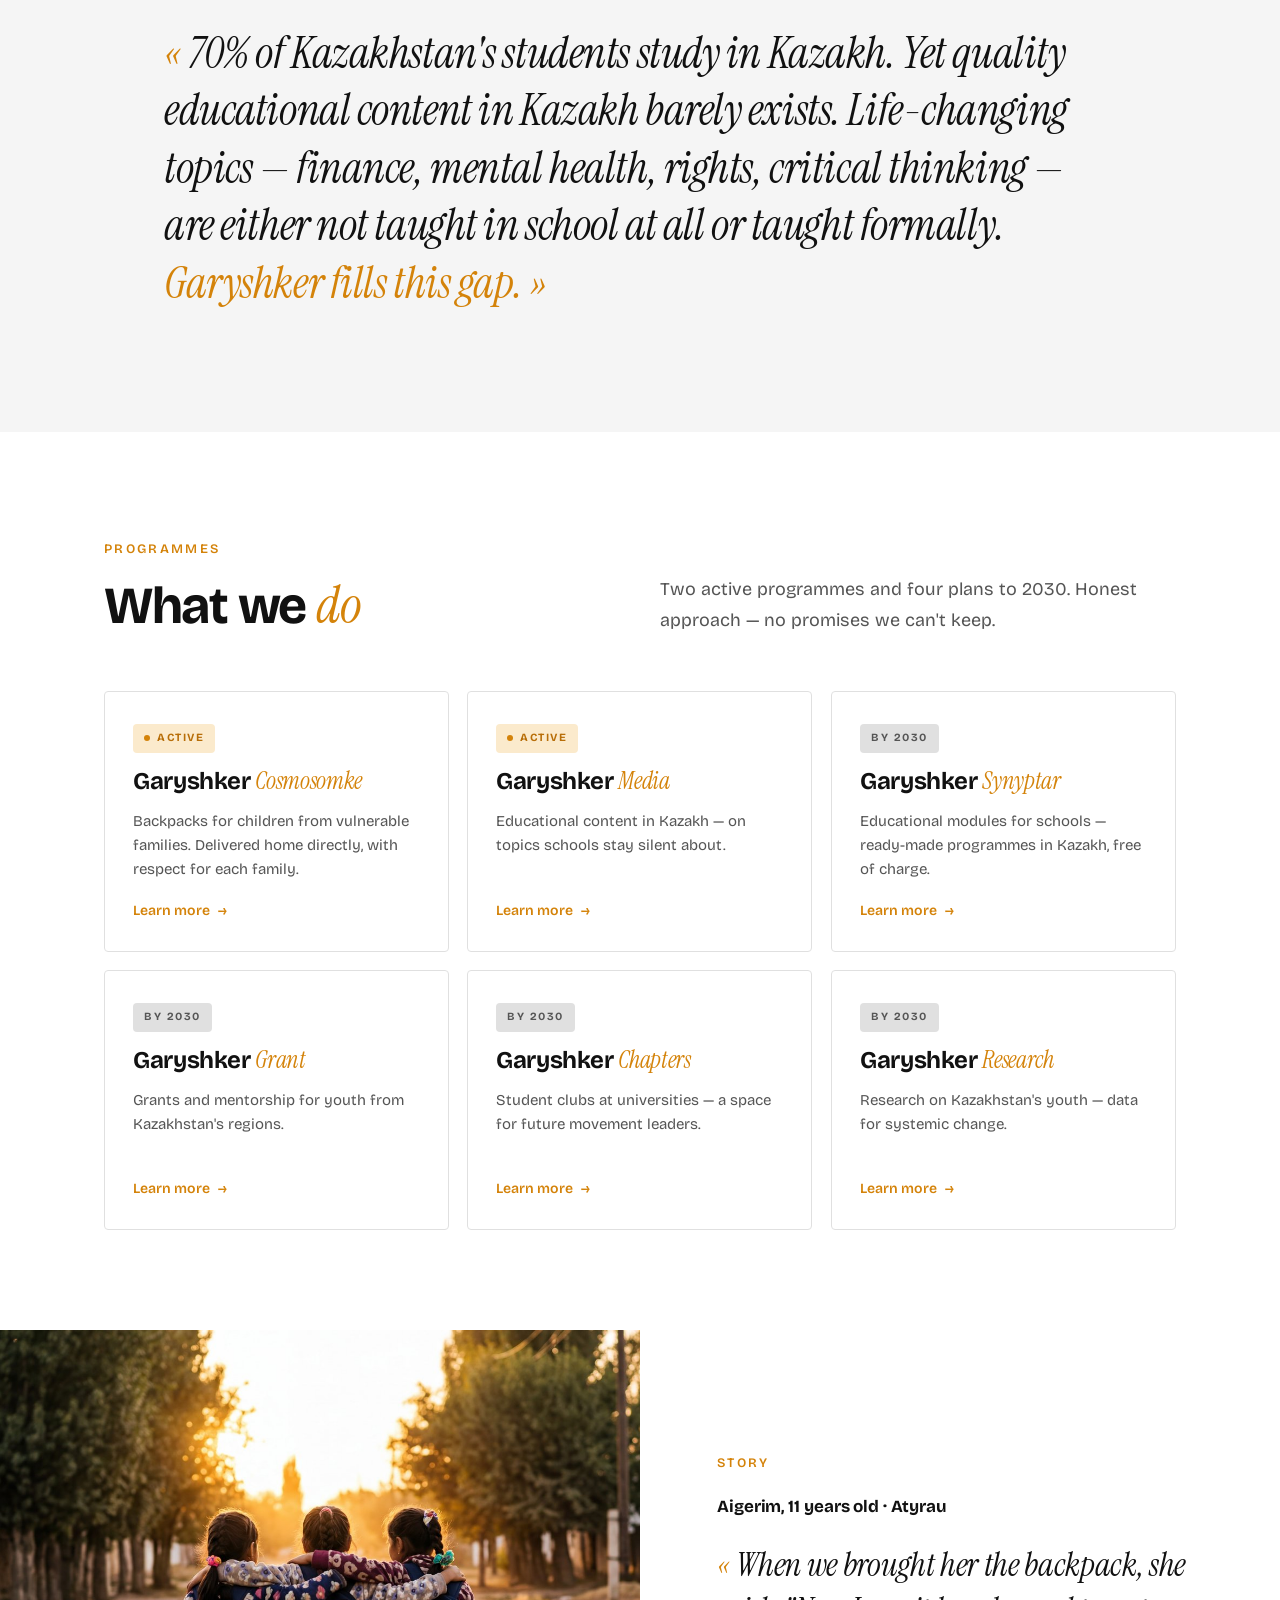
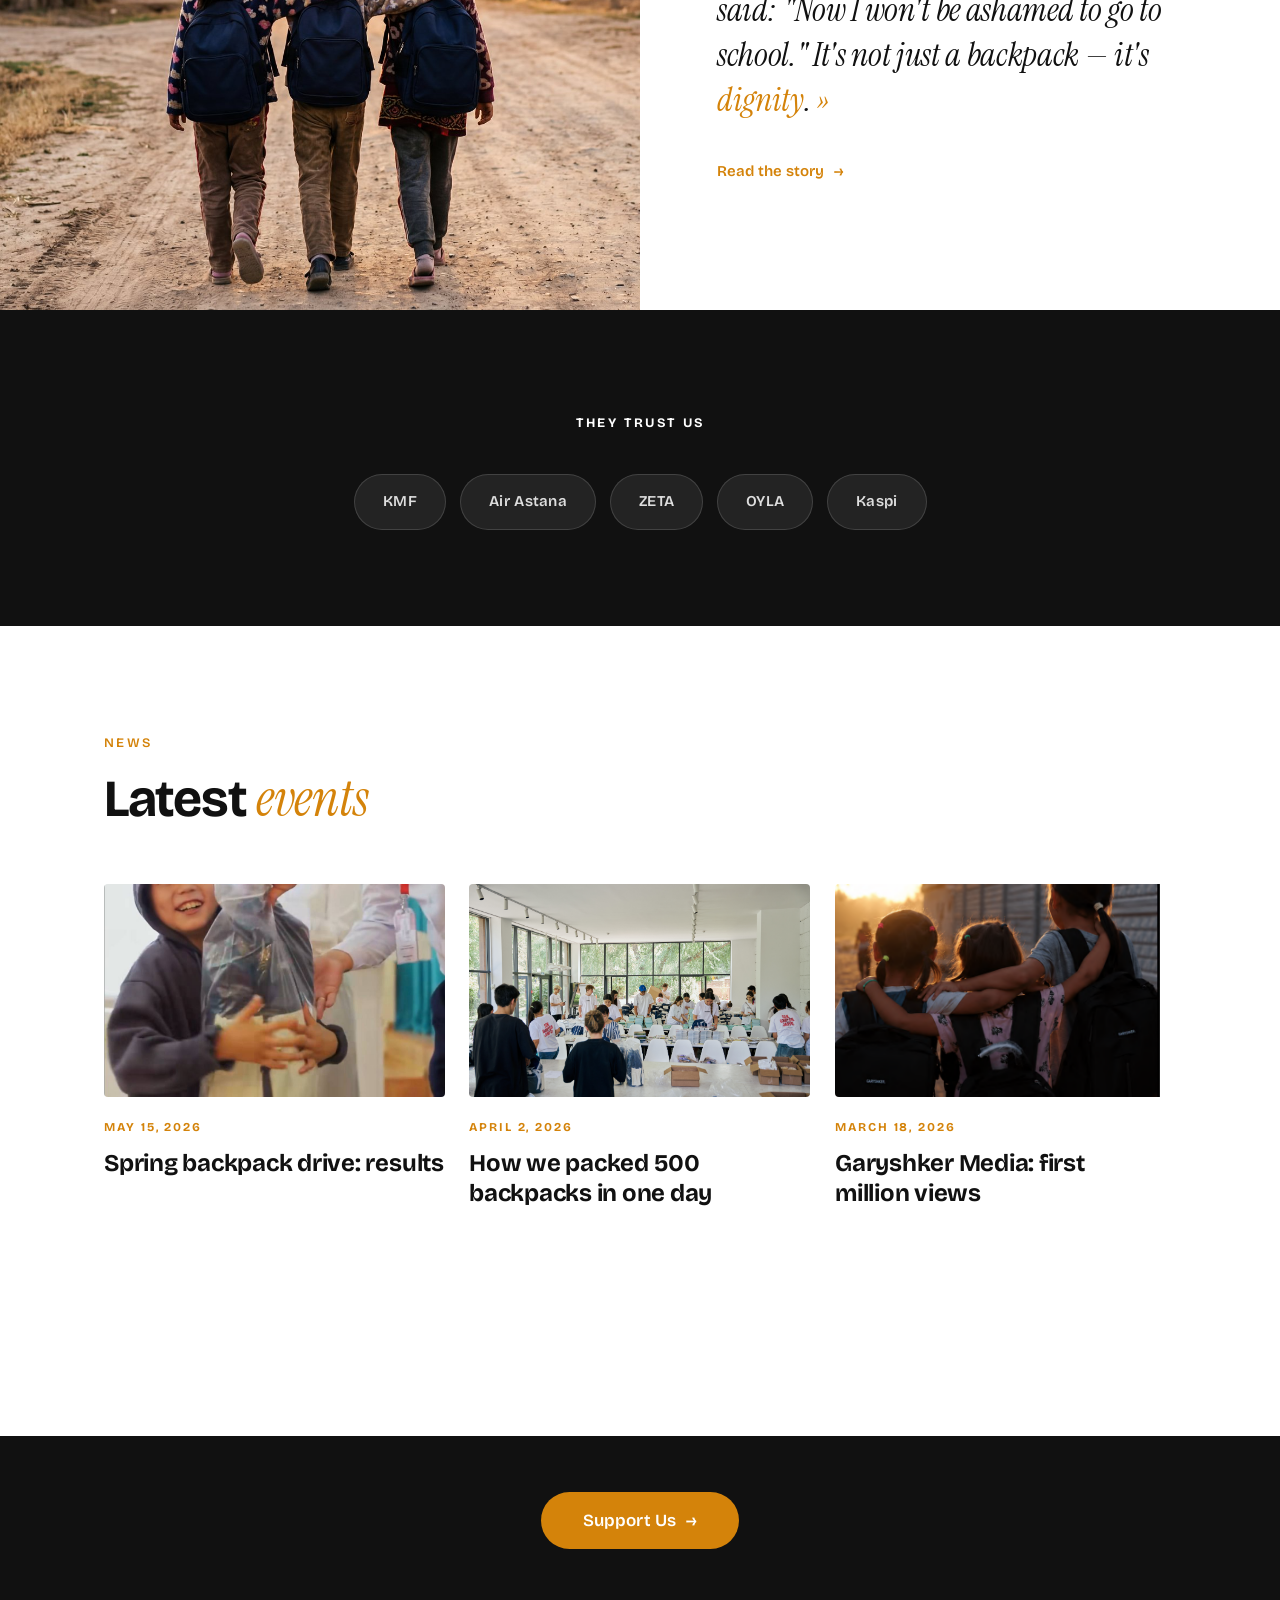
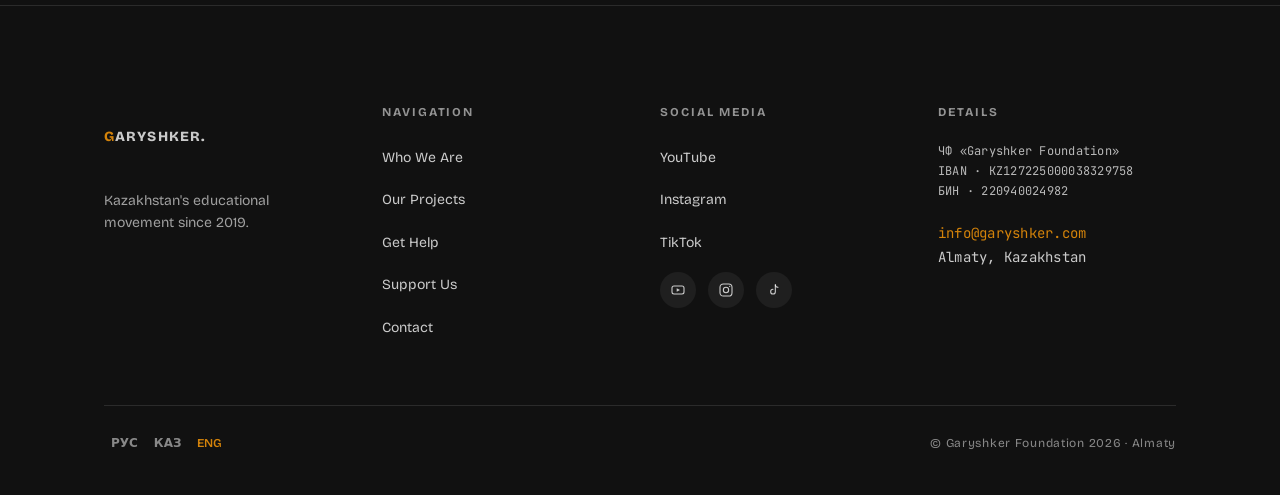
<file: garyshker_bundle.html>
<!doctype html>
<html lang="ru">
<head>
<meta charset="utf-8">
<meta name="viewport" content="width=device-width, initial-scale=1">
<title>Garyshker · Образовательное движение Казахстана</title>
<meta name="description" content="У мечтаний, как и у космоса, не должно быть пределов. Образовательное движение Казахстана с 2019 года.">
<meta property="og:title" content="GARYSHKER — Образовательное движение Казахстана">
<meta property="og:description" content="Помогаем детям из уязвимых семей получить доступ к качественному образованию с 2019 года.">
<meta property="og:url" content="https://garyshkerrr.netlify.app/">
<meta property="og:type" content="website">
<meta property="og:site_name" content="GARYSHKER">
<meta property="og:image" content="https://garyshkerrr.netlify.app/assets/og_cover.jpg">
<meta name="twitter:card" content="summary_large_image">
<meta name="twitter:image" content="https://garyshkerrr.netlify.app/assets/og_cover.jpg">
<meta name="theme-color" content="#D4830A">
<link rel="preload" as="image" href="assets/girl_g_backpack_school.jpg">
<script>
/* ══════════════════════════════════════════
   Garyshker i18n — RU / KZ / EN
   Usage: add data-i18n="key" to any element
   ══════════════════════════════════════════ */

const TRANSLATIONS = {
  // ── NAV ──
  'nav.who':        { ru: 'Кто мы',              kz: 'Біз кімбіз',         en: 'Who We Are' },
  'nav.projects':   { ru: 'Наши проекты',        kz: 'Біздің жобалар',     en: 'Our Projects' },
  'nav.apply':      { ru: 'Получить помощь',     kz: 'Көмек алу',          en: 'Get Help' },
  'nav.support':    { ru: 'Поддержите нас', kz: 'Бізді қолдаңыз', en: 'Support Us' },
  'nav.contacts':   { ru: 'Контакты',             kz: 'Байланыс',           en: 'Contact' },
  'nav.cta':        { ru: 'Поддержать',          kz: 'Қолдау',             en: 'Donate' },

  // ── HOME HERO ──
  'home.hero.overline': { ru: 'Образовательное движение · Казахстан · с 2019', kz: 'Білім беру қозғалысы · Қазақстан · 2019 жылдан', en: 'Educational Movement · Kazakhstan · since 2019' },
  'home.hero.h1':   {
    ru: 'У мечтаний, как и у космоса, не должно быть <em>пределов</em>',
    kz: 'Арман да, ғарыш сияқты, шексіз болуы <em>керек</em>',
    en: 'Dreams, just like space, should have no <em>limits</em>'
  },
  'home.hero.h1a':  { ru: 'Каждый ребёнок', kz: 'Әрбір бала', en: 'Every child' },
  'home.hero.h1b':  { ru: 'заслуживает шанса', kz: 'мүмкіндікке лайық', en: 'deserves a chance' },
  'home.hero.sub':  { ru: 'Образовательное движение Казахстана', kz: 'Қазақстанның білім беру қозғалысы', en: 'Kazakhstan\'s Educational Movement' },
  'home.hero.btn1': { ru: 'Поддержите нас', kz: 'Бізді қолдаңыз', en: 'Support Us' },
  'home.hero.btn2': { ru: 'Узнать о нас',        kz: 'Біз туралы білу',    en: 'Learn About Us' },

  // ── HOME STATS ──
  'home.stats.overline': { ru: 'Влияние в цифрах', kz: 'Сандармен әсер', en: 'Impact in numbers' },
  'home.stats.l1':  { ru: 'Рюкзаков роздано', kz: 'Рюкзак таратылды', en: 'Backpacks distributed' },
  'home.stats.s1':  { ru: 'с 2019 года, по всей стране', kz: '2019 жылдан, бүкіл елде', en: 'since 2019, across the country' },
  'home.stats.l2':  { ru: 'Городов', kz: 'Қала', en: 'Cities' },
  'home.stats.s2':  { ru: 'по всему Казахстану', kz: 'бүкіл Қазақстан бойынша', en: 'across Kazakhstan' },
  'home.stats.l3':  { ru: 'Семей охвачено', kz: 'Отбасы қамтылды', en: 'Families reached' },
  'home.stats.s3':  { ru: 'YouTube + Instagram', kz: 'YouTube + Instagram', en: 'YouTube + Instagram' },
  'home.stats.l4':  { ru: 'Активных волонтёров', kz: 'Белсенді волонтерлер', en: 'Active volunteers' },
  'home.stats.s4':  { ru: 'шестой год движения', kz: 'қозғалыстың алтыншы жылы', en: 'sixth year of the movement' },
  'home.stats.cta': { ru: 'Поддержите нас', kz: 'Бізді қолдаңыз', en: 'Support Us' },

  // ── HOME WHY ──
  'home.why.overline': { ru: 'Почему мы существуем', kz: 'Біз неге бармыз', en: 'Why we exist' },
  'home.why.q': {
    ru: '70% школьников Казахстана учатся на казахском языке. При этом качественного образовательного контента на казахском почти не существует. Темы которые меняют жизнь — финансы, ментальное здоровье, права, критическое мышление — в школе либо не преподаются вовсе, либо преподаются формально. <span class="amber">Garyshker закрывает эту нишу.</span>',
    kz: 'Қазақстан мектеп оқушыларының 70% қазақ тілінде оқиды. Алайда қазақ тіліндегі сапалы білім беру мазмұны іс жүзінде жоқ. Өмірді өзгертетін тақырыптар — қаржы, психикалық денсаулық, құқықтар, сыни тұрғыдан ойлау — мектепте үйретілмейді немесе формальды түрде ғана өткізіледі. <span class="amber">Garyshker осы олқылықты жабады.</span>',
    en: '70% of Kazakhstan\'s students study in Kazakh. Yet quality educational content in Kazakh barely exists. Life-changing topics — finance, mental health, rights, critical thinking — are either not taught in school at all or taught formally. <span class="amber">Garyshker fills this gap.</span>'
  },

  // ── HOME DIRECTIONS ──
  'home.dir.overline': { ru: 'Направления', kz: 'Бағыттар', en: 'Programmes' },
  'home.dir.h2': {
    ru: 'Наши <em>направления</em>',
    kz: 'Біздің <em>бағыттарымыз</em>',
    en: 'What we <em>do</em>'
  },
  'home.dir.desc': { ru: 'Две работающие программы и четыре плана до 2030 года. Подача честная — без обещаний, которые мы не сможем выполнить.', kz: 'Екі жұмыс істейтін бағдарлама және 2030 жылға дейінгі төрт жоспар. Шынайы тұрғыдан — орындай алмайтын уәделерсіз.', en: 'Two active programmes and four plans to 2030. Honest approach — no promises we can\'t keep.' },
  'home.dir.h2a': { ru: 'Что мы', kz: 'Біз не', en: 'What we' },
  'home.dir.h2b': { ru: 'делаем', kz: 'жасаймыз', en: 'do' },

  // direction cards
  'home.dir.tag.active': { ru: 'Активно', kz: 'Белсенді', en: 'Active' },
  'home.dir.tag.planned': { ru: 'До 2030', kz: '2030 дейін', en: 'By 2030' },
  'home.dir.cosmosomke.name': {
    ru: 'Garyshker <em>Cosmosomke</em>',
    kz: 'Garyshker <em>Cosmosomke</em>',
    en: 'Garyshker <em>Cosmosomke</em>'
  },
  'home.dir.cosmosomke.desc': { ru: 'Рюкзаки для детей из социально уязвимых семей. Адресно на дом, с уважением к каждой семье.', kz: 'Әлеуметтік осал отбасылардағы балаларға арналған рюкзактар. Үйге дейін, әр отбасыға құрметпен.', en: 'Backpacks for children from vulnerable families. Delivered home directly, with respect for each family.' },
  'home.dir.cosmosomke.cta': { ru: 'Подробнее', kz: 'Толығырақ', en: 'Learn more' },
  'home.dir.media.name': {
    ru: 'Garyshker <em>Media</em>',
    kz: 'Garyshker <em>Media</em>',
    en: 'Garyshker <em>Media</em>'
  },
  'home.dir.media.desc': { ru: 'Образовательный контент на казахском — о темах, о которых молчат в школе.', kz: 'Мектепте айтылмайтын тақырыптар туралы қазақ тіліндегі білім беру мазмұны.', en: 'Educational content in Kazakh — on topics schools stay silent about.' },
  'home.dir.media.cta': { ru: 'Подробнее', kz: 'Толығырақ', en: 'Learn more' },
  'home.dir.synyptar.name': {
    ru: 'Garyshker <em>Сыныптар</em>',
    kz: 'Garyshker <em>Сыныптар</em>',
    en: 'Garyshker <em>Synyptar</em>'
  },
  'home.dir.synyptar.desc': { ru: 'Образовательные модули для школ — готовые программы на казахском бесплатно.', kz: 'Мектептерге арналған білім беру модульдері — қазақ тіліндегі дайын бағдарламалар тегін.', en: 'Educational modules for schools — ready-made programmes in Kazakh, free of charge.' },
  'home.dir.synyptar.cta': { ru: 'Подробнее', kz: 'Толығырақ', en: 'Learn more' },
  'home.dir.grant.name': {
    ru: 'Garyshker <em>Grant</em>',
    kz: 'Garyshker <em>Grant</em>',
    en: 'Garyshker <em>Grant</em>'
  },
  'home.dir.grant.desc': { ru: 'Гранты и менторство для молодёжи из регионов Казахстана.', kz: 'Қазақстан өңірлеріндегі жастарға арналған гранттар мен тәлімгерлік.', en: 'Grants and mentorship for youth from Kazakhstan\'s regions.' },
  'home.dir.grant.cta': { ru: 'Подробнее', kz: 'Толығырақ', en: 'Learn more' },
  'home.dir.chapters.name': {
    ru: 'Garyshker <em>Chapters</em>',
    kz: 'Garyshker <em>Chapters</em>',
    en: 'Garyshker <em>Chapters</em>'
  },
  'home.dir.chapters.desc': { ru: 'Студенческие клубы в университетах — среда для будущих лидеров движения.', kz: 'Университеттердегі студенттік клубтар — қозғалыстың болашақ көшбасшыларына арналған орта.', en: 'Student clubs at universities — a space for future movement leaders.' },
  'home.dir.chapters.cta': { ru: 'Подробнее', kz: 'Толығырақ', en: 'Learn more' },
  'home.dir.research.name': {
    ru: 'Garyshker <em>Research</em>',
    kz: 'Garyshker <em>Research</em>',
    en: 'Garyshker <em>Research</em>'
  },
  'home.dir.research.desc': { ru: 'Исследования о молодёжи Казахстана — данные для системных изменений.', kz: 'Қазақстан жастары туралы зерттеулер — жүйелі өзгерістерге арналған деректер.', en: 'Research on Kazakhstan\'s youth — data for systemic change.' },
  'home.dir.research.cta': { ru: 'Подробнее', kz: 'Толығырақ', en: 'Learn more' },

  // ── HOME STORY ──
  'home.story.overline': { ru: 'История', kz: 'Тарих', en: 'Story' },
  'home.story.name': { ru: 'Айгерим, 11 лет · Атырау', kz: 'Айгерім, 11 жаст · Атырау', en: 'Aigerim, 11 years old · Atyrau' },
  'home.story.q': {
    ru: 'Когда нам принесли рюкзак, она сказала: «Теперь я не буду стыдиться идти в школу». Это не просто рюкзак — это <em style="font-family: var(--font-serif); color: var(--amber);">достоинство</em>.',
    kz: 'Рюкзакты әкелгенде ол: «Енді мектепке баруға ұялмаймын» деді. Бұл жай рюкзак емес — бұл <em style="font-family: var(--font-serif); color: var(--amber);">қадір-қасиет</em>.',
    en: 'When we brought her the backpack, she said: "Now I won\'t be ashamed to go to school." It\'s not just a backpack — it\'s <em style="font-family: var(--font-serif); color: var(--amber);">dignity</em>.'
  },
  'home.story.cta': { ru: 'Читать историю', kz: 'Тарихты оқу', en: 'Read the story' },

  // ── HOME PARTNERS ──
  'home.partners.overline': { ru: 'Нам доверяют', kz: 'Бізге сенеді', en: 'They trust us' },

  // ── HOME EVENTS ──
  'home.events.overline': { ru: 'Новости', kz: 'Жаңалықтар', en: 'News' },
  'home.events.h2': {
    ru: 'Последние <em>события</em>',
    kz: 'Соңғы <em>оқиғалар</em>',
    en: 'Latest <em>events</em>'
  },
  'home.events.e1.date': { ru: '15 мая 2026', kz: '15 мамыр 2026', en: 'May 15, 2026' },
  'home.events.e1.title': { ru: 'Весенний сбор рюкзаков: итоги', kz: 'Көктемгі рюкзак жинау: қорытынды', en: 'Spring backpack drive: results' },
  'home.events.e2.date': { ru: '02 апреля 2026', kz: '02 сәуір 2026', en: 'April 2, 2026' },
  'home.events.e2.title': { ru: 'Как мы собрали 500 рюкзаков за один день', kz: 'Бір күнде 500 рюкзакты қалай жинадық', en: 'How we packed 500 backpacks in one day' },
  'home.events.e3.date': { ru: '18 марта 2026', kz: '18 наурыз 2026', en: 'March 18, 2026' },
  'home.events.e3.title': { ru: 'Garyshker Media: первый миллион просмотров', kz: 'Garyshker Media: бірінші миллион көрініс', en: 'Garyshker Media: first million views' },
  'home.events.cta': { ru: 'Смотреть все события', kz: 'Барлық оқиғаларды қарау', en: 'View all events' },

  // ── FOOTER ──
  'footer.tagline': { ru: 'У мечтаний, как и у космоса, не должно быть пределов.', kz: 'Арман да, ғарыш сияқты, шексіз болуы керек.', en: 'Dreams, just like space, should have no limits.' },
  'footer.sub':     { ru: 'Образовательное движение Казахстана с 2019.', kz: 'Қазақстанның білім беру қозғалысы, 2019 жылдан бастап.', en: 'Kazakhstan\'s educational movement since 2019.' },
  'footer.nav':     { ru: 'Навигация',  kz: 'Навигация', en: 'Navigation' },
  'footer.nav.who':     { ru: 'Кто мы',              kz: 'Біз кімбіз',         en: 'Who We Are' },
  'footer.nav.projects':{ ru: 'Наши проекты',        kz: 'Біздің жобалар',     en: 'Our Projects' },
  'footer.nav.apply':   { ru: 'Получить помощь',     kz: 'Көмек алу',          en: 'Get Help' },
  'footer.nav.support': { ru: 'Поддержите нас', kz: 'Бізді қолдаңыз', en: 'Support Us' },
  'footer.nav.contacts':{ ru: 'Контакты',       kz: 'Байланыс',     en: 'Contact' },
  'footer.social':  { ru: 'Соцсети', kz: 'Әлеуметтік желілер', en: 'Social Media' },
  'footer.reqs':    { ru: 'Реквизиты', kz: 'Деректемелер', en: 'Details' },
  'footer.legal':   { ru: 'ЧФ «Garyshker Foundation» · БИН 191240028548', kz: 'ЖҚ «Garyshker Foundation» · БСН 191240028548', en: 'Charitable Foundation «Garyshker Foundation» · TIN 191240028548' },
  'footer.copy':    { ru: '© Garyshker Foundation 2026 · Алматы', kz: '© Garyshker Foundation 2026 · Алматы', en: '© Garyshker Foundation 2026 · Almaty' },
  'footer.city':    { ru: 'Алматы, Казахстан', kz: 'Алматы, Қазақстан', en: 'Almaty, Kazakhstan' },
  'footer.cta.btn': { ru: 'Поддержите нас', kz: 'Бізді қолдаңыз', en: 'Support Us' },

  // ── ABOUT HERO ──
  'about.hero.overline': { ru: 'Кто мы', kz: 'Біз кімбіз', en: 'Who We Are' },
  'about.hero.h1': {
    ru: 'Тому, чему не учат <em>в школе</em>',
    kz: 'Мектепте үйретпейтін <em>заттар</em>',
    en: 'What they <em>don\'t teach</em> in school'
  },
  'about.hero.h1a': { ru: 'Движение, которое', kz: 'Мектепте', en: 'A movement built' },
  'about.hero.h1b': { ru: 'меняет образование', kz: 'үйретпейтін заттар', en: 'to change education' },
  'about.hero.p': { ru: 'Образовательное движение Казахстана с 2019 года.', kz: 'Қазақстанның білім беру қозғалысы, 2019 жылдан бастап.', en: 'Kazakhstan\'s educational movement since 2019.' },

  // ── ABOUT WHY ──
  'about.why.overline': { ru: 'Почему мы существуем', kz: 'Біз неге бармыз', en: 'Why we exist' },
  'about.why.h2': {
    ru: 'Тому, чему не учат <em>в школе</em>',
    kz: 'Мектепте үйретпейтін <em>заттар</em>',
    en: 'What they <em>don\'t teach</em> in school'
  },
  'about.why.p1': {
    ru: '<strong>70% школьников Казахстана учатся на казахском языке.</strong> При этом качественного образовательного контента на казахском почти не существует.',
    kz: '<strong>Қазақстан мектеп оқушыларының 70% қазақ тілінде оқиды.</strong> Алайда қазақ тіліндегі сапалы білім беру мазмұны іс жүзінде жоқ.',
    en: '<strong>70% of Kazakhstan\'s students study in Kazakh.</strong> Yet quality educational content in Kazakh barely exists.'
  },
  'about.why.p2': { ru: 'Темы которые меняют жизнь — финансы, ментальное здоровье, права, критическое мышление — в школе либо не преподаются вовсе, либо преподаются формально. Молодёжь страны вынуждена познавать мир через чужую культурную оптику.', kz: 'Өмірді өзгертетін тақырыптар — қаржы, психикалық денсаулық, құқықтар, сыни тұрғыдан ойлау — мектепте үйретілмейді немесе формальды түрде ғана өткізіледі. Елдің жастары әлемді бөтен мәдени призма арқылы тануға мәжбүр.', en: 'Life-changing topics — finance, mental health, rights, critical thinking — are either not taught in school at all or taught formally. The country\'s youth are forced to understand the world through another culture\'s lens.' },
  'about.why.p3': {
    ru: '<span class="amber">Garyshker закрывает эту нишу.</span>',
    kz: '<span class="amber">Garyshker осы олқылықты жабады.</span>',
    en: '<span class="amber">Garyshker fills this gap.</span>'
  },

  // ── ABOUT STORY ──
  'about.story.overline': { ru: 'История движения', kz: 'Қозғалыс тарихы', en: 'Movement history' },
  'about.story.h2': {
    ru: 'Как всё <em>началось</em>',
    kz: 'Бәрі қалай <em>басталды</em>',
    en: 'How it all <em>began</em>'
  },
  'about.story.p1': { ru: 'Garyshker начался с простого наблюдения: дети в Казахстане растут в неравных условиях. В 2019 году появилось движение — не как благотворительный фонд в классическом смысле, а как образовательная система.', kz: 'Garyshker қарапайым бақылаудан басталды: Қазақстандағы балалар тең емес жағдайда өседі. 2019 жылы қозғалыс пайда болды — классикалық қайырымдылық қоры ретінде емес, білім беру жүйесі ретінде.', en: 'Garyshker began with a simple observation: children in Kazakhstan grow up in unequal conditions. In 2019 the movement was born — not as a charitable foundation in the classic sense, but as an educational system.' },
  'about.story.p2': {
    ru: 'С одним убеждением: <strong>образование — это фундамент, который может изменить будущее целого поколения.</strong> Мы продолжаем выполнять свою миссию.',
    kz: 'Бір сенімге негізделген: <strong>білім — бүтін буынның болашағын өзгерте алатын іргетас.</strong> Біз өз миссиямызды орындауды жалғастырамыз.',
    en: 'With one conviction: <strong>education is the foundation that can change the future of an entire generation.</strong> We continue to fulfil our mission.'
  },

  // ── ABOUT FOUNDER ──
  'about.founder.overline': { ru: 'Основатель', kz: 'Негізін қалаушы', en: 'Founder' },
  'about.founder.h2': {
    ru: 'Кто за этим <em>стоит</em>',
    kz: 'Мұның артында <em>кім тұр</em>',
    en: 'The person <em>behind it</em>'
  },
  'about.founder.name': { ru: 'Биржан Шакарим', kz: 'Биржан Шакарим', en: 'Birzhan Shakarim' },
  'about.founder.role': { ru: 'Основатель Garyshker', kz: 'Garyshker негізін қалаушы', en: 'Founder of Garyshker' },
  'about.founder.p': { ru: 'Происходя из обычной семьи, с детства видел неравенство в доступе к качественному образованию. Верит что образование — фундаментальное направление, которое может позитивно изменить будущее казахстанских детей.', kz: 'Қарапайым отбасынан шыққан ол балалық шағынан сапалы білімге қол жеткізудегі теңсіздікті көрді. Білім — қазақстандық балалардың болашағын оң өзгерте алатын іргелі бағыт деп санайды.', en: 'From an ordinary family, he witnessed inequality in access to quality education from childhood. He believes that education is the fundamental direction that can positively change the future of Kazakhstani children.' },

  // ── ABOUT TEAM ──
  'about.team.overline': { ru: 'Команда', kz: 'Команда', en: 'Team' },
  'about.team.h2': {
    ru: 'Нас уже <em>много</em>',
    kz: 'Біз жеткілікті <em>көппіз</em>',
    en: 'We\'ve grown <em>strong</em>'
  },
  'about.team.p': { ru: 'Garyshker — это не офис и не список должностей. Это люди которые верят что образование меняет жизнь. Волонтёры, менторы, студенческие клубы, партнёры — все кто движется в одну сторону.', kz: 'Garyshker — бұл кеңсе де, лауазымдар тізімі де емес. Бұл білімнің өмірді өзгертетініне сенетін адамдар. Волонтерлер, тәлімгерлер, студенттік клубтар, серіктестер — барлығы бір бағытта қозғалады.', en: 'Garyshker is not an office or a list of positions. It\'s people who believe education changes lives. Volunteers, mentors, student clubs, partners — everyone moving in the same direction.' },
  'about.team.photo.cap': { ru: 'Фото с мероприятий', kz: 'Іс-шаралардан фото', en: 'Event photos' },

  // ── ABOUT REPORT ──
  'about.report.overline': { ru: 'Отчётность', kz: 'Есептілік', en: 'Accountability' },
  'about.report.h2': {
    ru: 'Каждый тенге отчитывается <em>публично</em>',
    kz: 'Әрбір теңге <em>ашық</em> есептеледі',
    en: 'Every tenge is accounted for <em>publicly</em>'
  },
  'about.report.p': { ru: 'Прозрачность — не обязанность, а наша позиция', kz: 'Ашықтық — міндет емес, біздің ұстанымымыз', en: 'Transparency is not an obligation — it\'s our position' },
  'about.report.stat.l1': { ru: 'Рюкзаков роздано', kz: 'Рюкзак таратылды', en: 'Backpacks distributed' },
  'about.report.stat.l2': { ru: 'Городов', kz: 'Қала', en: 'Cities' },
  'about.report.stat.l3': { ru: 'Партнёров', kz: 'Серіктестер', en: 'Partners' },
  'about.report.stat.l4': { ru: 'Сумма сборов', kz: 'Жинау сомасы', en: 'Total raised' },
  'about.report.income.h': { ru: 'Доходы', kz: 'Кірістер', en: 'Income' },
  'about.report.income.r1': { ru: 'Партнёрские взносы', kz: 'Серіктестік жарналар', en: 'Partner contributions' },
  'about.report.income.r2': { ru: 'Частные пожертвования', kz: 'Жеке қайырымдылық', en: 'Private donations' },
  'about.report.income.r3': { ru: 'Гранты', kz: 'Гранттар', en: 'Grants' },
  'about.report.income.r4': { ru: 'Итого', kz: 'Жиыны', en: 'Total' },
  'about.report.expense.h': { ru: 'Расходы', kz: 'Шығыстар', en: 'Expenses' },
  'about.report.expense.r1': { ru: 'Рюкзаки и канцелярия', kz: 'Рюкзактар мен кеңсе тауарлары', en: 'Backpacks and stationery' },
  'about.report.expense.r2': { ru: 'Логистика и доставка', kz: 'Логистика және жеткізу', en: 'Logistics and delivery' },
  'about.report.expense.r3': { ru: 'Операционные расходы', kz: 'Операциялық шығыстар', en: 'Operating costs' },
  'about.report.expense.r4': { ru: 'Итого', kz: 'Жиыны', en: 'Total' },
  'about.report.partners.h': { ru: 'Партнёры и спонсоры года', kz: 'Жылдың серіктестері мен демеушілері', en: 'Partners and sponsors of the year' },
  'about.report.download': { ru: 'Скачать PDF-отчёт', kz: 'PDF-есепті жүктеу', en: 'Download PDF report' },
  'about.report.note': { ru: 'Все цифры — только верифицированные данные.', kz: 'Барлық сандар — тек тексерілген деректер.', en: 'All figures are verified data only.' },

  // ── PROJECTS HERO ──
  'proj.hero.overline': { ru: 'Наши проекты', kz: 'Біздің жобалар', en: 'Our Projects' },
  'proj.hero.h1': {
    ru: 'Шесть направлений — <em>одна миссия</em>',
    kz: 'Алты бағыт — <em>бір миссия</em>',
    en: 'Six programmes — <em>one mission</em>'
  },
  'proj.hero.p': { ru: 'Две программы работают сейчас. Четыре запускаем до 2030 года.', kz: 'Екі бағдарлама қазір жұмыс істейді. Төртеуін 2030 жылға дейін іске қосамыз.', en: 'Two programmes are running now. Four launching by 2030.' },

  // ── PROJECTS ACTIVE ──
  'proj.active.title': {
    ru: 'Работают <em>сейчас</em>',
    kz: 'Қазір <em>жұмыс істейді</em>',
    en: 'Running <em>now</em>'
  },

  // COSMOSOMKE program
  'proj.cosmo.badge': { ru: '★ Активная программа', kz: '★ Белсенді бағдарлама', en: '★ Active programme' },
  'proj.cosmo.name': {
    ru: '<em>Cosmosomke</em> — первый шаг<br>в большой путь',
    kz: '<em>Cosmosomke</em> — үлкен жолдағы<br>бірінші қадам',
    en: '<em>Cosmosomke</em> — the first step<br>on a long journey'
  },
  'proj.cosmo.tagline': { ru: 'Ежегодная программа адресной помощи детям из социально уязвимых семей Казахстана', kz: 'Қазақстандағы әлеуметтік осал отбасылардың балаларына арнайы көмек беретін жыл сайынғы бағдарлама', en: 'Annual targeted support programme for children from socially vulnerable families in Kazakhstan' },
  'proj.cosmo.p': { ru: 'К 1 сентября каждый ребёнок получает рюкзак с полным набором канцелярии. Но за шесть лет мы поняли: рюкзак — это не финал, это начало. Сегодня Cosmosomke вырастает в нечто большее — каждый рюкзак становится точкой входа в образовательную экосистему фонда. QR-код внутри открывает доступ к контенту и сообществу Garyshker.', kz: '1 қыркүйекке қарай әрбір бала толық кеңсе жиынтығы бар рюкзак алады. Алты жыл ішінде біз түсіндік: рюкзак — соңы емес, басы. Бүгін Cosmosomke одан да үлкен нәрсеге айналуда — әрбір рюкзак қордың білім беру экожүйесіне кіру нүктесіне айналады. Ішіндегі QR-код Garyshker мазмұны мен қауымдастығына қол жеткізуді ашады.', en: 'By September 1st, every child receives a backpack with a full set of stationery. But over six years we understood: the backpack is not the finish line, it\'s the starting point. Today Cosmosomke is growing into something bigger — each backpack becomes an entry point into the foundation\'s educational ecosystem. A QR code inside opens access to Garyshker content and community.' },
  'proj.cosmo.stat.l1': { ru: 'Рюкзаков роздано', kz: 'Рюкзак таратылды', en: 'Backpacks distributed' },
  'proj.cosmo.stat.l2': { ru: 'Городов: Алматы, Атырау, Астана, Караганда, Актау', kz: 'Қала: Алматы, Атырау, Астана, Қарағанды, Ақтау', en: 'Cities: Almaty, Atyrau, Astana, Karaganda, Aktau' },
  'proj.cosmo.cta': { ru: 'Помочь собрать рюкзаки', kz: 'Рюкзак жинауға көмектесу', en: 'Help pack backpacks' },

  // MEDIA program
  'proj.media.badge': { ru: '★ Активная программа', kz: '★ Белсенді бағдарлама', en: '★ Active programme' },
  'proj.media.name': {
    ru: '<em>Garyshker Media</em> — витрина движения',
    kz: '<em>Garyshker Media</em> — қозғалыстың витринасы',
    en: '<em>Garyshker Media</em> — the movement\'s showcase'
  },
  'proj.media.tagline': { ru: 'Образовательный контент на казахском языке и главный инструмент фонда для партнёров, родителей и широкой аудитории', kz: 'Қазақ тіліндегі білім беру мазмұны және қордың серіктестерге, ата-аналарға және кең аудиторияға арналған негізгі құралы', en: 'Educational content in Kazakh and the foundation\'s primary tool for partners, parents and the wider audience' },
  'proj.media.p': { ru: 'Garyshker Media — это не просто страницы в соцсетях. Это инфраструктура доверия которая питает всё движение. Мы создаём контент по темам о которых молчат в школе: финансы, ментальное здоровье, права, карьера, идентичность. На языке на котором говорит большинство молодёжи страны. Без морализаторства — только честная информация.', kz: 'Garyshker Media — бұл жай ғана әлеуметтік желідегі беттер емес. Бұл бүкіл қозғалысты қоректендіретін сенім инфрақұрылымы. Біз мектепте айтылмайтын тақырыптар бойынша мазмұн жасаймыз: қаржы, психикалық денсаулық, құқықтар, мансап, ұлттық бірегейлік. Елдің жастарының көпшілігі сөйлейтін тілде. Насихатсыз — тек шынайы ақпарат.', en: 'Garyshker Media is not just social media pages. It\'s the trust infrastructure that powers the entire movement. We create content on topics schools stay silent about: finance, mental health, rights, career, identity. In the language most of the country\'s youth speaks. Without moralising — just honest information.' },
  'proj.media.stat.l1': { ru: 'Instagram', kz: 'Instagram', en: 'Instagram' },
  'proj.media.stat.l2': { ru: 'YouTube', kz: 'YouTube', en: 'YouTube' },
  'proj.media.stat.l3': { ru: 'Тематических направлений', kz: 'Тақырыптық бағыттар', en: 'Thematic directions' },
  'proj.media.cta': { ru: 'Смотреть контент', kz: 'Мазмұнды қарау', en: 'Watch content' },

  // ── PROJECTS PLANNED ──
  'proj.planned.overline': { ru: '2026 — 2030', kz: '2026 — 2030', en: '2026 — 2030' },
  'proj.planned.h2': {
    ru: 'Наш план <em>до 2030</em>',
    kz: 'Біздің <em>2030 жылға</em> дейінгі жоспар',
    en: 'Our plan <em>to 2030</em>'
  },
  'proj.planned.p': { ru: 'Четыре программы в разработке. Запускаем поэтапно.', kz: 'Төрт бағдарлама әзірленуде. Кезең-кезеңімен іске қосамыз.', en: 'Four programmes in development. Launching in stages.' },

  'proj.synyptar.badge': { ru: '◎ В разработке — старт 2026', kz: '◎ Әзірленуде — 2026 жылы іске қосу', en: '◎ In development — launching 2026' },
  'proj.synyptar.name': {
    ru: 'Garyshker <em>Сыныптар</em>',
    kz: 'Garyshker <em>Сыныптар</em>',
    en: 'Garyshker <em>Synyptar</em>'
  },
  'proj.synyptar.desc': { ru: 'Современные образовательные модули для школ', kz: 'Мектептерге арналған заманауи білім беру модульдері', en: 'Modern educational modules for schools' },
  'proj.synyptar.stats': { ru: 'Старт 2026 · 6 модулей · 25 000 учеников к 2030', kz: 'Старт 2026 · 6 модуль · 2030 жылға қарай 25 000 оқушы', en: 'Start 2026 · 6 modules · 25,000 students by 2030' },
  'proj.synyptar.cta': { ru: 'Подключить школу', kz: 'Мектепті қосу', en: 'Connect a school' },

  'proj.grant.badge': { ru: '◎ В разработке — план до 2030', kz: '◎ Әзірленуде — 2030 жылға дейінгі жоспар', en: '◎ In development — plan to 2030' },
  'proj.grant.name': {
    ru: 'Garyshker <em>Grant</em>',
    kz: 'Garyshker <em>Grant</em>',
    en: 'Garyshker <em>Grant</em>'
  },
  'proj.grant.desc': { ru: 'Гранты и менторская программа для молодёжи регионов', kz: 'Өңір жастарына арналған гранттар мен тәлімгерлік бағдарламасы', en: 'Grants and mentorship programme for regional youth' },
  'proj.grant.note': { ru: 'Детали программы уточняются', kz: 'Бағдарлама мәліметтері нақтылануда', en: 'Programme details are being finalised' },

  'proj.chapters.badge': { ru: '◎ В разработке — старт 2026', kz: '◎ Әзірленуде — 2026 жылы іске қосу', en: '◎ In development — launching 2026' },
  'proj.chapters.name': {
    ru: 'Garyshker <em>Chapters</em>',
    kz: 'Garyshker <em>Chapters</em>',
    en: 'Garyshker <em>Chapters</em>'
  },
  'proj.chapters.desc': { ru: 'Студенческие сообщества и среда для лидеров в университетах', kz: 'Университеттердегі студенттік қауымдастықтар мен көшбасшыларға арналған орта', en: 'Student communities and a space for leaders at universities' },
  'proj.chapters.stats': { ru: 'Старт 2026 · 15+ университетов к 2030', kz: 'Старт 2026 · 2030 жылға қарай 15+ университет', en: 'Start 2026 · 15+ universities by 2030' },
  'proj.chapters.cta': { ru: 'Присоединиться', kz: 'Қосылу', en: 'Join' },

  'proj.research.badge': { ru: '◎ В разработке — план до 2030', kz: '◎ Әзірленуде — 2030 жылға дейінгі жоспар', en: '◎ In development — plan to 2030' },
  'proj.research.name': {
    ru: 'Garyshker <em>Research</em>',
    kz: 'Garyshker <em>Research</em>',
    en: 'Garyshker <em>Research</em>'
  },
  'proj.research.desc': { ru: 'Исследования проблем и потребностей молодёжи Казахстана', kz: 'Қазақстан жастарының мәселелері мен қажеттіліктерін зерттеу', en: 'Research into the problems and needs of Kazakhstan\'s youth' },
  'proj.research.stats': { ru: '2028 — первый национальный доклад', kz: '2028 — бірінші ұлттық баяндама', en: '2028 — first national report' },

  // ── CONTACTS ──
  'contacts.hero.overline': { ru: 'Свяжитесь с нами', kz: 'Бізбен байланысыңыз', en: 'Get in Touch' },
  'contacts.hero.h1': { ru: 'Мы всегда <em>на связи</em>', kz: 'Біз әрқашан <em>байланыстамыз</em>', en: 'We\'re always <em>in touch</em>' },
  'contacts.hero.p': { ru: 'Вопросы, партнёрство, медиа — пишите нам.', kz: 'Сұрақтар, серіктестік, медиа — бізге жазыңыз.', en: 'Questions, partnerships, media — write to us.' },
  'contacts.email.label': { ru: 'Email', kz: 'Email', en: 'Email' },
  'contacts.address.label': { ru: 'Адрес', kz: 'Мекенжай', en: 'Address' },
  'contacts.address.value': { ru: 'Алматы, Казахстан', kz: 'Алматы, Қазақстан', en: 'Almaty, Kazakhstan' },
  'contacts.social.label': { ru: 'Соцсети', kz: 'Әлеуметтік желілер', en: 'Social media' },
  'contacts.legal.label': { ru: 'Реквизиты', kz: 'Деректемелер', en: 'Legal details' },
  'contacts.form.h2': { ru: 'Написать <em>нам</em>', kz: 'Бізге <em>жазу</em>', en: 'Write <em>to us</em>' },
  'contacts.form.sub': { ru: 'Ответим в течение 1–2 рабочих дней.', kz: '1–2 жұмыс күні ішінде жауап береміз.', en: 'We\'ll reply within 1–2 business days.' },
  'contacts.form.name': { ru: 'Имя', kz: 'Аты', en: 'Name' },
  'contacts.form.name.ph': { ru: 'Ваше имя', kz: 'Атыңыз', en: 'Your name' },
  'contacts.form.contact': { ru: 'Email или телефон', kz: 'Email немесе телефон', en: 'Email or phone' },
  'contacts.form.contact.ph': { ru: 'email@example.com или +7 ___', kz: 'email@example.com немесе +7 ___', en: 'email@example.com or +7 ___' },
  'contacts.form.topic': { ru: 'Тема обращения', kz: 'Өтінімнің тақырыбы', en: 'Subject' },
  'contacts.form.topic.ph': { ru: 'Выберите тему', kz: 'Тақырыпты таңдаңыз', en: 'Select subject' },
  'contacts.form.topic.1': { ru: 'Партнёрство', kz: 'Серіктестік', en: 'Partnership' },
  'contacts.form.topic.2': { ru: 'Медиа / пресса', kz: 'Медиа / баспасөз', en: 'Media / press' },
  'contacts.form.topic.3': { ru: 'Волонтёрство', kz: 'Волонтерлік', en: 'Volunteering' },
  'contacts.form.topic.4': { ru: 'Пожертвование', kz: 'Қайырымдылық', en: 'Donation' },
  'contacts.form.topic.5': { ru: 'Другое', kz: 'Басқа', en: 'Other' },
  'contacts.form.message': { ru: 'Сообщение', kz: 'Хабарлама', en: 'Message' },
  'contacts.form.message.ph': { ru: 'Расскажите подробнее...', kz: 'Толығырақ айтыңыз...', en: 'Tell us more...' },
  'contacts.form.submit': { ru: 'Отправить', kz: 'Жіберу', en: 'Send message' },
  'contacts.form.success': { ru: 'Спасибо! Мы получили ваше сообщение и скоро свяжемся с вами.', kz: 'Рақмет! Хабарламаңызды алдық, жақында хабарласамыз.', en: 'Thank you! We received your message and will get back to you soon.' },

  // ── SUPPORT HERO ──
  'sup.hero.overline': { ru: 'Поддержите нас', kz: 'Бізді қолдаңыз', en: 'Support Us' },
  'sup.hero.h1': {
    ru: 'Каждый тенге меняет<br><em>жизнь ребёнка</em>',
    kz: 'Әрбір теңге<br><em>баланың өмірін өзгертеді</em>',
    en: 'Every tenge changes<br><em>a child\'s life</em>'
  },
  'sup.hero.h1a': { ru: 'Каждый тенге', kz: 'Әрбір теңге', en: 'Every tenge' },
  'sup.hero.h1b': { ru: 'меняет жизнь ребёнка', kz: 'баланың өмірін өзгертеді', en: 'changes a child\'s life' },
  'sup.hero.p': { ru: 'Никаких посредников — только прямое действие.', kz: 'Ешқандай делдал жоқ — тек тікелей әрекет.', en: 'No intermediaries — only direct action.' },

  // ── DONATE BLOCK ──
  'sup.donate.overline': { ru: 'Донат', kz: 'Донат', en: 'Donate' },
  'sup.donate.h2': {
    ru: 'Поддержать <em>движение</em>',
    kz: '<em>Қозғалысты</em> қолдау',
    en: 'Support the <em>movement</em>'
  },
  'sup.donate.p': { ru: 'Каждый тенге идёт на образование детей. Никаких посредников — только прямое действие.', kz: 'Әрбір теңге балалардың білімін алуына жұмсалады. Ешқандай делдал жоқ — тек тікелей әрекет.', en: 'Every tenge goes to children\'s education. No intermediaries — only direct action.' },
  'sup.donate.toggle.once': { ru: 'Разовый донат', kz: 'Бір рет донат', en: 'One-time donation' },
  'sup.donate.toggle.monthly': { ru: 'Ежемесячная поддержка', kz: 'Ай сайынғы қолдау', en: 'Monthly support' },
  'sup.donate.d1': { ru: 'Канцтовары для одного ребёнка', kz: 'Бір балаға кеңсе тауарлары', en: 'Stationery for one child' },
  'sup.donate.d2': { ru: 'Полный рюкзак для одного ребёнка', kz: 'Бір балаға толық рюкзак', en: 'Full backpack for one child' },
  'sup.donate.d3': { ru: 'Рюкзаки для двух детей', kz: 'Екі балаға рюкзак', en: 'Backpacks for two children' },
  'sup.donate.d4': { ru: 'Рюкзаки для десяти детей', kz: 'Он балаға рюкзак', en: 'Backpacks for ten children' },
  'sup.donate.custom': { ru: 'Своя сумма', kz: 'Өз сомаңыз', en: 'Custom amount' },
  'sup.donate.custom.placeholder': { ru: 'Введите сумму, ₸', kz: 'Соманы енгізіңіз, ₸', en: 'Enter amount, ₸' },
  'sup.donate.pay.kaspi': { ru: 'Kaspi', kz: 'Kaspi', en: 'Kaspi' },
  'sup.donate.pay.card': { ru: 'Картой', kz: 'Карта арқылы', en: 'By card' },
  'sup.donate.cta': { ru: 'Поддержать', kz: 'Қолдау', en: 'Donate' },
  'sup.donate.reqs': { ru: 'Реквизиты: ЧФ «Garyshker Foundation» · IBAN KZ127225000038329758 · БИН 220940024982', kz: 'Деректемелер: ЖҚ «Garyshker Foundation» · IBAN KZ127225000038329758 · БСН 220940024982', en: 'Details: Charitable Foundation «Garyshker Foundation» · IBAN KZ127225000038329758 · TIN 220940024982' },

  // ── PARTNERSHIP BLOCK ──
  'sup.part.overline': { ru: 'Партнёрство', kz: 'Серіктестік', en: 'Partnership' },
  'sup.part.h2': {
    ru: 'Ваш бренд — часть образовательного <em>движения страны</em>',
    kz: 'Сіздің брендіңіз — елдің білім беру <em>қозғалысының</em> бөлігі',
    en: 'Your brand — part of the country\'s educational <em>movement</em>'
  },
  'sup.part.p': { ru: 'Партнёрство с Garyshker — это готовая ESG-история с измеримым результатом. Конкретные дети, конкретные регионы, реальные цифры. Мы открыты к разным форматам партнёрства в сфере образования — напишите нам и мы найдём то что подойдёт именно вам.', kz: 'Garyshker-мен серіктестік — бұл өлшенетін нәтижесі бар дайын ESG-тарих. Нақты балалар, нақты өңірлер, нақты сандар. Біз білім беру саласындағы серіктестіктің әртүрлі форматтарына ашықпыз — бізге жазыңыз, сізге дәл келетін нәрсені табамыз.', en: 'Partnership with Garyshker is a ready-made ESG story with measurable impact. Specific children, specific regions, real numbers. We\'re open to various partnership formats in education — write to us and we\'ll find what fits you best.' },
  'sup.part.perk1': { ru: 'Реальный измеримый импакт — конкретные дети, школы, регионы', kz: 'Нақты өлшенетін импакт — нақты балалар, мектептер, өңірлер', en: 'Real measurable impact — specific children, schools, regions' },
  'sup.part.perk2': { ru: 'Готовый медиаматериал для ESG-отчётности', kz: 'ESG-есептілік үшін дайын медиаматериал', en: 'Ready media material for ESG reporting' },
  'sup.part.perk3': { ru: 'Доступ к молодой казахскоязычной аудитории', kz: 'Жас қазақ тілді аудиторияға қол жеткізу', en: 'Access to a young Kazakh-speaking audience' },
  'sup.part.perk4': { ru: 'Часть истории которая меняет образование в Казахстане', kz: 'Қазақстандағы білімді өзгертетін тарихтың бір бөлігі', en: 'Part of the story that is changing education in Kazakhstan' },
  'sup.part.form.company': { ru: 'Название компании', kz: 'Компания атауы', en: 'Company name' },
  'sup.part.form.name': { ru: 'Имя и должность', kz: 'Аты-жөні және лауазымы', en: 'Name and position' },
  'sup.part.form.contact': { ru: 'Email / телефон', kz: 'Email / телефон', en: 'Email / phone' },
  'sup.part.form.comment': { ru: 'Комментарий', kz: 'Пікір', en: 'Comment' },
  'sup.part.form.comment.opt': { ru: '· необязательно', kz: '· міндетті емес', en: '· optional' },
  'sup.part.form.comment.placeholder': { ru: 'Какой формат партнёрства вас интересует?', kz: 'Серіктестіктің қандай форматы сізді қызықтырады?', en: 'Which partnership format are you interested in?' },
  'sup.part.form.btn': { ru: 'Обсудить партнёрство', kz: 'Серіктестікті талқылау', en: 'Discuss partnership' },
  'sup.part.success': { ru: '✓ Заявка отправлена. Мы свяжемся с вами в ближайшие дни.', kz: '✓ Өтінім жіберілді. Жақын күндерде сізбен байланысамыз.', en: '✓ Application sent. We will contact you within the next few days.' },

  // ── VOLUNTEER BLOCK ──
  'sup.vol.overline': { ru: 'Волонтёрство', kz: 'Волонтерлік', en: 'Volunteering' },
  'sup.vol.h2': {
    ru: 'Стать <em>волонтёром</em>',
    kz: '<em>Волонтер</em> болу',
    en: 'Become a <em>volunteer</em>'
  },
  'sup.vol.p': { ru: 'Garyshker — это люди. Если вы хотите быть частью движения — оставьте заявку.', kz: 'Garyshker — бұл адамдар. Егер сіз қозғалыстың бөлігі болғыңыз келсе — өтінім қалдырыңыз.', en: 'Garyshker is people. If you want to be part of the movement — leave an application.' },
  'sup.vol.skill.design.t': { ru: 'Дизайн', kz: 'Дизайн', en: 'Design' },
  'sup.vol.skill.design.d': { ru: 'создаём визуальный язык движения', kz: 'қозғалыстың визуалды тілін жасаймыз', en: 'we create the movement\'s visual language' },
  'sup.vol.skill.media.t': { ru: 'Фото и видео', kz: 'Фото және бейне', en: 'Photo and video' },
  'sup.vol.skill.media.d': { ru: 'документируем истории которые меняют жизнь', kz: 'өмірді өзгертетін тарихтарды жазып аламыз', en: 'we document stories that change lives' },
  'sup.vol.skill.text.t': { ru: 'Текст и контент', kz: 'Мәтін және мазмұн', en: 'Text and content' },
  'sup.vol.skill.text.d': { ru: 'рассказываем о том что важно', kz: 'маңызды заттар туралы айтамыз', en: 'we talk about what matters' },
  'sup.vol.skill.events.t': { ru: 'Организация мероприятий', kz: 'Іс-шараларды ұйымдастыру', en: 'Event organisation' },
  'sup.vol.skill.events.d': { ru: 'создаём пространство для людей', kz: 'адамдарға кеңістік жасаймыз', en: 'we create space for people' },
  'sup.vol.skill.mentor.t': { ru: 'Преподавание и менторство', kz: 'Оқыту және тәлімгерлік', en: 'Teaching and mentorship' },
  'sup.vol.skill.mentor.d': { ru: 'передаём знания тем кто в них нуждается', kz: 'оған мұқтаж адамдарға білім береміз', en: 'we share knowledge with those who need it' },
  'sup.vol.skill.tech.t': { ru: 'Технологии', kz: 'Технологиялар', en: 'Technology' },
  'sup.vol.skill.tech.d': { ru: 'строим инфраструктуру движения', kz: 'қозғалыстың инфрақұрылымын жасаймыз', en: 'we build the movement\'s infrastructure' },
  'sup.vol.skill.logistics.t': { ru: 'Логистика', kz: 'Логистика', en: 'Logistics' },
  'sup.vol.skill.logistics.d': { ru: 'доставляем помощь туда где она нужна', kz: 'көмекті қажет жерге жеткіземіз', en: 'we deliver help where it\'s needed' },
  'sup.vol.skill.other.t': { ru: 'Другое', kz: 'Басқа', en: 'Other' },
  'sup.vol.skill.other.d': { ru: 'у вас есть что-то своё', kz: 'сізде өзіңіздің бірдеңеңіз бар', en: 'you have something of your own' },
  'sup.vol.form.title': { ru: 'Заполните анкету волонтёра', kz: 'Волонтер анкетасын толтырыңыз', en: 'Fill out the volunteer form' },
  'sup.vol.form.intro': { ru: 'Выбранные направления выше попадут в заявку вместе с вашими контактами. Мы свяжемся и расскажем о ближайших возможностях участия.', kz: 'Жоғарыда таңдалған бағыттар өтінімге сіздің байланыс деректеріңізбен бірге енеді. Байланысып, жақын арадағы қатысу мүмкіндіктері туралы айтамыз.', en: 'The directions selected above will be included in the application along with your contact details. We\'ll get in touch and tell you about upcoming opportunities to participate.' },
  'sup.vol.form.name': { ru: 'Имя', kz: 'Аты', en: 'Name' },
  'sup.vol.form.city': { ru: 'Город', kz: 'Қала', en: 'City' },
  'sup.vol.form.contact': { ru: 'Телефон / email', kz: 'Телефон / email', en: 'Phone / email' },
  'sup.vol.form.comment': { ru: 'Комментарий', kz: 'Пікір', en: 'Comment' },
  'sup.vol.form.comment.opt': { ru: '· необязательно', kz: '· міндетті емес', en: '· optional' },
  'sup.vol.form.comment.placeholder': { ru: 'необязательно', kz: 'міндетті емес', en: 'optional' },
  'sup.vol.form.btn': { ru: 'Отправить заявку', kz: 'Өтінімді жіберу', en: 'Submit application' },
  'sup.vol.success': { ru: '✓ Спасибо. Мы свяжемся с вами и расскажем о ближайших возможностях.', kz: '✓ Рахмет. Сізбен байланысып, жақын арадағы мүмкіндіктер туралы айтамыз.', en: '✓ Thank you. We\'ll contact you and tell you about upcoming opportunities.' },

  // ── COLLAB BLOCK ──
  'sup.collab.overline': { ru: 'Коллаборация', kz: 'Ынтымақтастық', en: 'Collaboration' },
  'sup.collab.h2': {
    ru: 'Предложить <em>идею</em>',
    kz: '<em>Идея</em> ұсыну',
    en: 'Propose an <em>idea</em>'
  },
  'sup.collab.p': { ru: 'Есть идея как вместе сделать что-то важное? Мы открыты к любым предложениям.', kz: 'Бірге маңызды нәрсе жасаудың идеясы бар ма? Біз кез келген ұсыныстарға ашықпыз.', en: 'Have an idea for doing something important together? We\'re open to any proposals.' },
  'sup.collab.form.name': { ru: 'Имя / организация', kz: 'Аты / ұйым', en: 'Name / organisation' },
  'sup.collab.form.type': { ru: 'Тип предложения', kz: 'Ұсыныс түрі', en: 'Type of proposal' },
  'sup.collab.form.type.placeholder': { ru: 'Выберите тип', kz: 'Түрін таңдаңыз', en: 'Select type' },
  'sup.collab.form.type.joint': { ru: 'Совместный проект', kz: 'Бірлескен жоба', en: 'Joint project' },
  'sup.collab.form.type.media': { ru: 'Медиапартнёрство', kz: 'Медиа серіктестік', en: 'Media partnership' },
  'sup.collab.form.type.vol': { ru: 'Волонтёрство', kz: 'Волонтерлік', en: 'Volunteering' },
  'sup.collab.form.type.other': { ru: 'Другое', kz: 'Басқа', en: 'Other' },
  'sup.collab.form.idea': { ru: 'Описание идеи', kz: 'Идея сипаттамасы', en: 'Description of idea' },
  'sup.collab.form.contact': { ru: 'Контакт', kz: 'Байланыс', en: 'Contact' },
  'sup.collab.form.contact.placeholder': { ru: 'email или телефон', kz: 'email немесе телефон', en: 'email or phone' },
  'sup.collab.form.btn': { ru: 'Отправить предложение', kz: 'Ұсынысты жіберу', en: 'Send proposal' },
  'sup.collab.success': { ru: '✓ Идея отправлена. Прочитаем внимательно и ответим — обычно в течение недели.', kz: '✓ Идея жіберілді. Мұқият оқып, жауап береміз — әдетте бір апта ішінде.', en: '✓ Idea sent. We\'ll read it carefully and respond — usually within a week.' },

  // ── APPLY HERO ──
  'apply.hero.overline': { ru: 'Получить помощь', kz: 'Көмек алу', en: 'Apply for Help' },
  'apply.hero.h1': {
    ru: 'Получить рюкзак<br>для <em>ребёнка</em>',
    kz: '<em>Балаға</em> рюкзак<br>алу',
    en: 'Get a backpack<br>for a <em>child</em>'
  },
  'apply.hero.p': { ru: 'Каждый год перед 1 сентября.', kz: 'Жыл сайын 1 қыркүйекке дейін.', en: 'Every year before September 1st.' },

  // ── APPLY BLOCK 1 ──
  'apply.b1.overline': { ru: 'Заявка на рюкзак', kz: 'Рюкзакка өтінім', en: 'Backpack application' },
  'apply.b1.h2': {
    ru: 'Получить рюкзак<br>для <em>ребёнка</em>',
    kz: '<em>Балаға</em> рюкзак<br>алу',
    en: 'Get a backpack<br>for a <em>child</em>'
  },
  'apply.b1.p': { ru: 'Каждый год перед 1 сентября фонд Garyshker собирает и передаёт рюкзаки с канцелярией детям из социально уязвимых семей. Если вашей семье нужна помощь — оставьте заявку. Мы свяжемся с вами.', kz: 'Жыл сайын 1 қыркүйекке дейін Garyshker қоры әлеуметтік осал отбасылардың балаларына кеңсе жиынтығы бар рюкзактарды жинап, тапсырады. Егер отбасыңызға көмек қажет болса — өтінім қалдырыңыз. Сізбен байланысамыз.', en: 'Every year before September 1st, the Garyshker Foundation collects and delivers backpacks with stationery to children from socially vulnerable families. If your family needs help — leave an application. We will contact you.' },
  'apply.b1.form.name': { ru: 'Имя заявителя', kz: 'Өтінім берушінің аты', en: 'Applicant\'s name' },
  'apply.b1.form.name.placeholder': { ru: 'Ваше имя', kz: 'Сіздің атыңыз', en: 'Your name' },
  'apply.b1.form.phone': { ru: 'Телефон', kz: 'Телефон', en: 'Phone' },
  'apply.b1.form.city': { ru: 'Город', kz: 'Қала', en: 'City' },
  'apply.b1.form.city.placeholder': { ru: 'Выберите город', kz: 'Қаланы таңдаңыз', en: 'Select city' },
  'apply.b1.form.city.almaty': { ru: 'Алматы', kz: 'Алматы', en: 'Almaty' },
  'apply.b1.form.city.atyrau': { ru: 'Атырау', kz: 'Атырау', en: 'Atyrau' },
  'apply.b1.form.city.astana': { ru: 'Астана', kz: 'Астана', en: 'Astana' },
  'apply.b1.form.city.karaganda': { ru: 'Караганда', kz: 'Қарағанды', en: 'Karaganda' },
  'apply.b1.form.city.aktau': { ru: 'Актау', kz: 'Ақтау', en: 'Aktau' },
  'apply.b1.form.city.other': { ru: 'Другой город', kz: 'Басқа қала', en: 'Other city' },
  'apply.b1.form.kids': { ru: 'Количество детей', kz: 'Балалар саны', en: 'Number of children' },
  'apply.b1.form.doc': { ru: 'Прикрепить документ', kz: 'Құжатты тіркеу', en: 'Attach document' },
  'apply.b1.form.doc.hint': { ru: 'Справка о доходах, удостоверение многодетной семьи или другой подтверждающий документ', kz: 'Табыс туралы анықтама, көпбалалы отбасы куәлігі немесе басқа растаушы құжат', en: 'Income certificate, large family ID, or other supporting document' },
  'apply.b1.form.comment': { ru: 'Короткий комментарий', kz: 'Қысқаша пікір', en: 'Short comment' },
  'apply.b1.form.comment.opt': { ru: '· необязательно', kz: '· міндетті емес', en: '· optional' },
  'apply.b1.form.comment.placeholder': { ru: 'Расскажите немного о ситуации...', kz: 'Жағдай туралы біраз айтыңыз...', en: 'Tell us a bit about the situation...' },
  'apply.b1.form.btn': { ru: 'Отправить заявку', kz: 'Өтінімді жіберу', en: 'Submit application' },
  'apply.b1.success': { ru: '✓ Мы получили вашу заявку и свяжемся с вами в течение 3 рабочих дней', kz: '✓ Өтінімді алдық, 3 жұмыс күні ішінде сізбен байланысамыз', en: '✓ We received your application and will contact you within 3 business days' },

  // ── APPLY BLOCK 2 ──
  'apply.b2.overline': { ru: 'Общее обращение', kz: 'Жалпы өтініш', en: 'General enquiry' },
  'apply.b2.h2': {
    ru: 'Написать <em>в фонд</em>',
    kz: '<em>Қорға</em> жазу',
    en: 'Write to <em>the foundation</em>'
  },
  'apply.b2.p': { ru: 'Если у вас есть вопрос, предложение или вы хотите рассказать свою историю — мы читаем каждое сообщение.', kz: 'Егер сұрағыңыз, ұсынысыңыз болса немесе өз тарихыңызды айтқыңыз келсе — біз әр хабарламаны оқимыз.', en: 'If you have a question, a suggestion, or want to share your story — we read every message.' },
  'apply.b2.form.name': { ru: 'Имя', kz: 'Аты', en: 'Name' },
  'apply.b2.form.contact': { ru: 'Контакт — телефон или email', kz: 'Байланыс — телефон немесе email', en: 'Contact — phone or email' },
  'apply.b2.form.contact.placeholder': { ru: '+7 ___ или email@example.com', kz: '+7 ___ немесе email@example.com', en: '+7 ___ or email@example.com' },
  'apply.b2.form.topic': { ru: 'Тема', kz: 'Тақырып', en: 'Subject' },
  'apply.b2.form.topic.placeholder': { ru: 'Выберите тему', kz: 'Тақырыпты таңдаңыз', en: 'Select subject' },
  'apply.b2.form.topic.backpacks': { ru: 'Вопрос о рюкзаках', kz: 'Рюкзак туралы сұрақ', en: 'Question about backpacks' },
  'apply.b2.form.topic.partner': { ru: 'Партнёрство', kz: 'Серіктестік', en: 'Partnership' },
  'apply.b2.form.topic.volunteer': { ru: 'Волонтёрство', kz: 'Волонтерлік', en: 'Volunteering' },
  'apply.b2.form.topic.media': { ru: 'Медиа-запрос', kz: 'Медиа-сұрау', en: 'Media enquiry' },
  'apply.b2.form.topic.story': { ru: 'Рассказать историю', kz: 'Тарих айту', en: 'Share a story' },
  'apply.b2.form.topic.other': { ru: 'Другое', kz: 'Басқа', en: 'Other' },
  'apply.b2.form.message': { ru: 'Сообщение', kz: 'Хабарлама', en: 'Message' },
  'apply.b2.form.message.placeholder': { ru: 'Расскажите о вашем запросе...', kz: 'Сұрауыңыз туралы айтыңыз...', en: 'Tell us about your enquiry...' },
  'apply.b2.form.btn': { ru: 'Отправить сообщение', kz: 'Хабарламаны жіберу', en: 'Send message' },
  'apply.b2.success': { ru: '✓ Сообщение отправлено. Спасибо — мы читаем каждое и постараемся ответить как можно скорее', kz: '✓ Хабарлама жіберілді. Рахмет — біз әрқайсысын оқимыз және мүмкіндігінше тез жауап беруге тырысамыз', en: '✓ Message sent. Thank you — we read every one and will try to respond as soon as possible' },

  // ── COMMON BUTTONS ──
  'btn.donate':      { ru: 'Задонатить',           kz: 'Донат жасау',       en: 'Donate' },
  'btn.volunteer':   { ru: 'Стать волонтёром',     kz: 'Волонтер болу',     en: 'Become a Volunteer' },
  'btn.partner':     { ru: 'Стать партнёром',      kz: 'Серіктес болу',     en: 'Become a Partner' },
  'btn.apply':       { ru: 'Подать заявку',        kz: 'Өтінім беру',       en: 'Apply Now' },
  'btn.send':        { ru: 'Отправить',            kz: 'Жіберу',            en: 'Send' },
  'btn.more':        { ru: 'Узнать больше',        kz: 'Толығырақ білу',    en: 'Learn More' },
  'btn.projects':    { ru: 'Смотреть проекты',     kz: 'Жобаларды қарау',   en: 'View Projects' },
  'btn.report':      { ru: 'Смотреть отчётность',  kz: 'Есептілікті қарау', en: 'View Reports' },
  'btn.support':     { ru: 'Поддержать',           kz: 'Қолдау',            en: 'Donate' },

  // ── FORM LABELS ──
  'form.name':     { ru: 'Ваше имя',        kz: 'Атыңыз',           en: 'Your name' },
  'form.email':    { ru: 'Email',           kz: 'Email',             en: 'Email' },
  'form.phone':    { ru: 'Телефон',         kz: 'Телефон',           en: 'Phone' },
  'form.city':     { ru: 'Город',           kz: 'Қала',              en: 'City' },
  'form.message':  { ru: 'Сообщение',       kz: 'Хабарлама',         en: 'Message' },
  'form.children': { ru: 'Количество детей', kz: 'Балалар саны',     en: 'Number of children' },
};

// ── Engine ──
const LANG_KEY = 'gs_lang';
const SUPPORTED = ['ru', 'kz', 'en'];

function detectLang() {
  // 1. URL param ?lang=kz
  const param = new URLSearchParams(location.search).get('lang');
  if (param && SUPPORTED.includes(param)) return param;
  // 2. URL path /kz/ /en/
  const seg = location.pathname.split('/').find(s => SUPPORTED.includes(s));
  if (seg) return seg;
  // 3. localStorage
  const stored = localStorage.getItem(LANG_KEY);
  if (stored && SUPPORTED.includes(stored)) return stored;
  // 4. Browser language
  const bl = (navigator.language || 'ru').slice(0, 2).toLowerCase();
  if (bl === 'kk') return 'kz';
  if (bl === 'en') return 'en';
  return 'ru';
}

function applyLang(lang) {
  localStorage.setItem(LANG_KEY, lang);
  document.documentElement.lang = lang === 'kz' ? 'kk' : lang;

  // Update data-i18n elements
  document.querySelectorAll('[data-i18n]').forEach(el => {
    const key = el.getAttribute('data-i18n');
    const t = TRANSLATIONS[key];
    if (!t) return;
    const text = t[lang] || t.ru;
    if (el.tagName === 'INPUT' || el.tagName === 'TEXTAREA') {
      el.placeholder = text;
    } else {
      el.textContent = text;
    }
  });

  // Update data-i18n-html elements (allow inner HTML)
  document.querySelectorAll('[data-i18n-html]').forEach(el => {
    const key = el.getAttribute('data-i18n-html');
    const t = TRANSLATIONS[key];
    if (!t) return;
    el.innerHTML = t[lang] || t.ru;
  });

  // Update lang switcher buttons
  document.querySelectorAll('.lang button').forEach(btn => {
    btn.classList.toggle('is-active', btn.getAttribute('data-lang') === lang);
  });

  // Update <html lang>
  document.documentElement.setAttribute('lang', lang === 'kz' ? 'kk' : lang);
}

function switchLang(lang) {
  const url = new URL(location.href);
  url.searchParams.set('lang', lang);
  history.pushState({}, '', url);
  applyLang(lang);
}

// Lock nav item widths so text never shifts on language switch
function lockNavWidths() {
  const items = document.querySelectorAll('.nav__items .nav__a[data-i18n], .nav__cta[data-i18n]');
  const lang = detectLang();

  items.forEach(el => {
    const key = el.getAttribute('data-i18n');
    const t = TRANSLATIONS[key];
    if (!t) return;

    // Remove any existing lock
    el.style.minWidth = '';
    el.style.textAlign = '';

    // Measure max width across all 3 languages
    let maxW = 0;
    ['ru', 'kz', 'en'].forEach(l => {
      el.textContent = t[l] || t.ru;
      maxW = Math.max(maxW, el.scrollWidth);
    });

    // Restore current language and lock width
    el.textContent = t[lang] || t.ru;
    el.style.minWidth = maxW + 'px';
    el.style.textAlign = 'center';
    el.style.display = 'inline-block';
  });
}

// Init
document.addEventListener('DOMContentLoaded', () => {
  const lang = detectLang();
  applyLang(lang);
  // Lock widths after fonts are ready so measurements are accurate
  const doLock = () => lockNavWidths();
  if (document.fonts && document.fonts.ready) {
    document.fonts.ready.then(doLock);
  } else {
    setTimeout(doLock, 300);
  }
});

// Expose globally
window.gsi18n = { switchLang, applyLang, detectLang, TRANSLATIONS };

</script>
<script>
// Garyshker live stats — loads from data/stats.json
// YouTube channel ID: UCgaryshker (update with real ID)
(async function() {
  try {
    const res = await fetch('/data/stats.json');
    const stats = await res.json();
    // Update any element with data-stat="key"
    Object.entries(stats).forEach(([key, data]) => {
      document.querySelectorAll(`[data-stat="${key}"]`).forEach(el => {
        el.textContent = data.value;
      });
    });
  } catch(e) {}
})();

</script>

<link rel="preconnect" href="https://fonts.googleapis.com">
<link rel="preconnect" href="https://fonts.gstatic.com" crossorigin>
<link href="https://fonts.googleapis.com/css2?family=Bricolage+Grotesque:wght@400;500;600;700;800&family=Instrument+Serif:ital@0;1&family=JetBrains+Mono:wght@400;500;600&display=swap" rel="stylesheet">
<style>
/* ════════════════════════════════════════════════════════════
   Garyshker — shared design system (Room-to-Read inspired)
   Used by: about.html, projects.html, apply.html, support.html
   Home (garyshker.com.html) has its own inline styles.
   ════════════════════════════════════════════════════════════ */

*, *::before, *::after { box-sizing: border-box; margin: 0; padding: 0; }

:root {
  --white:        #FFFFFF;
  --ink:          #111111;
  --text:         #1A1A1A;
  --muted:        #555555;
  --gray:         #F5F5F5;
  --gray-line:    #E0E0E0;
  --gray-line-dk: #2B2B2B;

  --amber:        #D4830A;
  --amber-hover:  #B86E08;
  --amber-soft:   #FBEACC;

  --green:        #1F8A5B;
  --green-soft:   #D7EBDD;

  --font:         'Bricolage Grotesque', system-ui, -apple-system, sans-serif;
  --font-serif:   'Instrument Serif', Georgia, serif;

  --max-w:        1200px;
  --pad-x:        clamp(20px, 6vw, 64px);
  --ease:         cubic-bezier(.22,.61,.36,1);
}

html { scroll-behavior: smooth; scroll-snap-type: none; }
body {
  background: var(--white);
  color: var(--text);
  font-family: var(--font);
  font-size: 18px;
  line-height: 1.7;
  -webkit-font-smoothing: antialiased;
  -moz-osx-font-smoothing: grayscale;
  overflow-x: hidden;
  scroll-snap-type: none;
}

img { display: block; max-width: 100%; }
a   { color: inherit; text-decoration: none; }
button { font: inherit; cursor: pointer; border: 0; background: 0; color: inherit; }

/* ─────────────────── Scroll reveal ─────────────────── */
.rv {
  opacity: 0;
  transform: translateY(24px);
  transition: opacity .9s var(--ease), transform .9s var(--ease);
  will-change: opacity, transform;
}
.rv.is-in { opacity: 1; transform: none; }
.rv-d1 { transition-delay: .08s; }
.rv-d2 { transition-delay: .16s; }
.rv-d3 { transition-delay: .24s; }
.rv-d4 { transition-delay: .32s; }
@media (prefers-reduced-motion: reduce) {
  .rv { opacity: 1; transform: none; transition: none; }
}

/* ─────────────────── Atoms ─────────────────── */
.overline {
  font-size: 13px;
  font-weight: 600;
  color: var(--amber);
  letter-spacing: 0.18em;
  text-transform: uppercase;
  display: inline-block;
}
.overline--light { color: var(--white); }

.h1 {
  font-family: var(--font);
  font-weight: 800;
  font-size: clamp(40px, 7vw, 88px);
  line-height: 1.05;
  letter-spacing: -0.03em;
}
.h2 {
  font-family: var(--font);
  font-weight: 700;
  font-size: clamp(30px, 4.2vw, 52px);
  line-height: 1.1;
  letter-spacing: -0.025em;
  color: var(--ink);
}
.h2 em, .h1 em {
  font-family: var(--font-serif);
  font-style: italic;
  font-weight: 400;
  color: var(--amber);
  letter-spacing: -0.005em;
}
.h3 {
  font-family: var(--font);
  font-weight: 700;
  font-size: clamp(22px, 2.4vw, 28px);
  line-height: 1.2;
  letter-spacing: -0.01em;
  color: var(--ink);
}
.body { font-size: 18px; color: var(--muted); line-height: 1.7; }
.body strong { color: var(--ink); font-weight: 600; }
.small { font-size: 14px; color: var(--muted); line-height: 1.55; }

.btn {
  display: inline-flex; align-items: center; justify-content: center;
  gap: 10px;
  padding: 16px 28px;
  font-size: 15px;
  font-weight: 600;
  letter-spacing: 0.005em;
  line-height: 1;
  border-radius: 999px;
  transition: background .18s var(--ease), color .18s var(--ease), transform .18s var(--ease), border-color .18s var(--ease);
}
.btn--amber { background: var(--amber); color: var(--white); }
.btn--amber:hover { background: var(--amber-hover); transform: translateY(-1px); }
.btn--white { background: var(--white); color: var(--ink); }
.btn--white:hover { background: var(--gray); transform: translateY(-1px); }
.btn--ink { background: var(--ink); color: var(--white); }
.btn--ink:hover { background: var(--amber); }
.btn--outline-light {
  background: transparent; color: var(--white);
  border: 1.5px solid rgba(255,255,255,0.7);
}
.btn--outline-light:hover { background: rgba(255,255,255,0.1); border-color: var(--white); }
.btn--lg { padding: 18px 32px; font-size: 16px; }
.btn .arr { transition: transform .18s var(--ease); display: inline-block; }
.btn:hover .arr { transform: translateX(4px); }

.arrow-link {
  display: inline-flex; align-items: center; gap: 10px;
  color: var(--amber);
  font-weight: 600;
  font-size: 15px;
  padding-bottom: 2px;
  border-bottom: 1px solid transparent;
  transition: color .15s ease, border-color .15s ease;
}
.arrow-link:hover { color: var(--amber-hover); border-bottom-color: var(--amber-hover); }
.arrow-link .arr { transition: transform .15s ease; display: inline-block; }
.arrow-link:hover .arr { transform: translateX(4px); }

/* ═══════════════════════════════ NAV ═══════════════════════════════ */
.nav-wrap {
  position: fixed; top: 0; left: 0; right: 0;
  z-index: 80;
  background: var(--white);
  border-bottom: 1px solid var(--gray-line);
  height: 70px;
  transition: background 0.3s ease, border-color 0.3s ease;
}
.nav-wrap--hero {
  background: transparent;
  border-bottom-color: transparent;
}
.nav-wrap--hero .logo { color: var(--white); }
.nav-wrap--hero .nav__a { color: rgba(255,255,255,0.85); }
.nav-wrap--hero .nav__a:hover { color: var(--white); }
.nav-wrap--hero .lang button { color: rgba(255,255,255,0.7); }
.nav-wrap--hero .lang button[aria-pressed="true"],
.nav-wrap--hero .lang button.is-active { color: var(--white); }
.nav-wrap--hero .nav__cta { border-color: rgba(255,255,255,0.6); color: var(--white); }
.nav-wrap--hero .burger span { background: var(--white); }
.nav {
  max-width: var(--max-w);
  height: 100%;
  margin: 0 auto;
  padding: 0 var(--pad-x);
  display: flex;
  align-items: center;
  justify-content: space-between;
  gap: 32px;
}
.logo {
  display: flex; align-items: center; gap: 0;
  font-family: 'Bricolage Grotesque', sans-serif;
  font-weight: 800;
  font-size: 15px;
  line-height: 70px;
  letter-spacing: 0.05em;
  color: var(--ink);
  flex-shrink: 0;
  text-transform: uppercase;
}
.logo__mark { display: none; }
.logo:focus { outline: none; }
.logo .a { color: var(--amber); }

.nav__items {
  display: flex; align-items: center;
  gap: 32px;
  white-space: nowrap;
  flex: 1;
  justify-content: center;
}
.nav__a {
  font-size: 15px;
  font-weight: 500;
  color: var(--text);
  transition: color .15s ease;
  white-space: nowrap;
  text-align: center;
}
.nav__a:hover, .nav__a.is-active { color: var(--amber); }

.nav__right { display: flex; align-items: center; gap: 14px; flex-shrink: 0; }
.lang {
  display: flex; gap: 2px;
  font-size: 12px;
  font-weight: 600;
  color: var(--muted);
  letter-spacing: 0.04em;
}
.lang button {
  padding: 5px 7px;
  border-radius: 4px;
  transition: color .15s ease;
}
.lang button:hover { color: var(--ink); }
.lang button.is-active { color: var(--amber); }

.nav__cta {
  background: var(--amber);
  color: var(--white);
  padding: 9px 18px;
  border-radius: 999px;
  font-size: 14px;
  font-weight: 600;
  transition: background .18s var(--ease), transform .18s var(--ease);
}
.nav__cta:hover { background: var(--amber-hover); transform: translateY(-1px); }

.burger { display: none; width: 32px; height: 32px; align-items: center; justify-content: center; color: var(--ink); }
@media (max-width: 768px) {
  .nav { grid-template-columns: auto auto; }
  .nav__items { display: none; }
  .lang { display: none; }
  .burger { display: inline-flex; }
}
/* Tablet: 768–1024px — full nav visible, compact spacing */
@media (min-width: 769px) and (max-width: 1024px) {
  .nav__items { gap: 20px; }
  .nav__a { font-size: 13px; }
  .nav__cta { padding: 8px 14px; font-size: 13px; }
  .lang { font-size: 11px; }
}

/* ═══════════════════════════════ PAGE HERO ═══════════════════════════════ */
.page-hero {
  position: relative;
  min-height: 56vh;
  padding: 70px 0 0;
  overflow: hidden;
  display: flex; align-items: center;
}
.page-hero__bg {
  position: absolute; inset: 0;
  background-size: cover;
  background-position: center 30%;
  background-repeat: no-repeat;
  z-index: 0;
}
.page-hero__bg::after {
  content: ""; position: absolute; inset: 0;
  background:
    linear-gradient(180deg, rgba(0,0,0,0.55) 0%, rgba(0,0,0,0.4) 50%, rgba(0,0,0,0.6) 100%);
}
.page-hero__inner {
  position: relative; z-index: 1;
  max-width: var(--max-w);
  width: 100%;
  margin: 0 auto;
  padding: 80px var(--pad-x) 56px;
}
.page-hero .overline { margin-bottom: 22px; color: var(--white); }
.page-hero h1 {
  color: var(--white);
  font-size: clamp(40px, 6vw, 80px);
  font-weight: 800;
  line-height: 1.05;
  letter-spacing: -0.03em;
  max-width: 820px;
  text-wrap: pretty;
}
.page-hero h1 em {
  font-family: var(--font-serif);
  font-style: italic;
  font-weight: 400;
  color: var(--amber);
  letter-spacing: -0.005em;
}
.page-hero__sub {
  margin-top: 24px;
  font-size: clamp(17px, 1.6vw, 20px);
  color: rgba(255,255,255,0.88);
  max-width: 580px;
  line-height: 1.55;
}

/* ═══════════════════════════════ SPLIT ROW ═══════════════════════════════ */
.split {
  background: var(--white);
  overflow: hidden;
}
.split--gray { background: var(--gray); }
.split--ink  { background: var(--ink); color: var(--white); }
.split--ink .body { color: rgba(255,255,255,0.82); }
.split--ink .body strong { color: var(--white); }
.split--ink .h2 { color: var(--white); }
.split__inner {
  display: grid;
  grid-template-columns: 1fr 1fr;
  min-height: 540px;
}
@media (max-width: 768px) {
  .split__inner { display: flex; flex-direction: column; }
  .split__inner .split__img { order: -1; }
}
.split__img {
  background-size: cover;
  background-position: center;
  background-repeat: no-repeat;
  min-height: 360px;
}
.split__body {
  padding: clamp(56px, 8vw, 96px) clamp(36px, 6vw, 88px);
  display: flex; flex-direction: column; justify-content: center;
  max-width: 640px;
}
.split__body .overline { margin-bottom: 18px; }
.split__body h2 { margin-bottom: 24px; }
.split__body p  { margin-bottom: 24px; max-width: 520px; }
.split__body p:last-of-type { margin-bottom: 32px; }

/* ═══════════════════════════════ SECTION blocks ═══════════════════════════════ */
section.standard {
  padding: 100px 0;
}
section.standard.bg-gray { background: var(--gray); }
section.standard.bg-ink  { background: var(--ink); color: var(--white); }
.wrap {
  max-width: var(--max-w);
  margin: 0 auto;
  padding: 0 var(--pad-x);
}

.section__head {
  margin-bottom: 56px;
  display: grid;
  grid-template-columns: 1fr 1fr;
  gap: 40px;
  align-items: end;
}
.section__head .overline { margin-bottom: 14px; }
.section__head p { max-width: 460px; color: var(--muted); }
@media (max-width: 720px) { .section__head { grid-template-columns: 1fr; gap: 16px; } }

/* ═══════════════════════════════ PULL QUOTE ═══════════════════════════════ */
.pull-quote {
  font-family: var(--font-serif);
  font-style: italic;
  font-size: clamp(24px, 2.4vw, 32px);
  line-height: 1.35;
  color: var(--amber);
  padding: 12px 0 12px 28px;
  border-left: 3px solid var(--amber);
  letter-spacing: -0.005em;
  font-weight: 400;
}
.pull-quote__cite {
  display: block;
  margin-top: 22px;
  font-family: var(--font);
  font-style: normal;
  font-size: 14px;
  color: var(--muted);
  letter-spacing: 0.04em;
  font-weight: 500;
}
.pull-quote__cite strong { color: var(--ink); font-weight: 600; }

/* ═══════════════════════════════ IMPACT BAND ═══════════════════════════════ */
.impact-band {
  background: var(--ink);
  padding: 120px 0;
  text-align: center;
  color: var(--white);
}
.impact-band__inner {
  max-width: 880px;
  margin: 0 auto;
  padding: 0 var(--pad-x);
}
.impact-band__n {
  font-size: clamp(96px, 16vw, 200px);
  font-weight: 800;
  line-height: 0.95;
  letter-spacing: -0.05em;
  color: var(--white);
  font-variant-numeric: tabular-nums;
  margin-bottom: 24px;
}
.impact-band__l {
  font-size: clamp(18px, 1.8vw, 22px);
  color: rgba(255,255,255,0.85);
  max-width: 580px;
  margin: 0 auto 36px;
  line-height: 1.5;
}

/* ═══════════════════════════════ STATS GRID ═══════════════════════════════ */
.stats-grid {
  display: grid;
  grid-template-columns: repeat(4, 1fr);
  gap: 24px;
}
@media (max-width: 720px) { .stats-grid { grid-template-columns: 1fr 1fr; gap: 40px 24px; } }
.stats-grid__cell { text-align: center; }
.stats-grid__n {
  font-size: clamp(48px, 5.5vw, 72px);
  font-weight: 800;
  color: var(--amber);
  line-height: 1;
  letter-spacing: -0.03em;
  font-variant-numeric: tabular-nums;
  margin-bottom: 12px;
}
.stats-grid__l {
  font-size: 13px;
  font-weight: 700;
  color: var(--ink);
  letter-spacing: 0.14em;
  text-transform: uppercase;
}

/* ═══════════════════════════════ PROGRAM CARDS ═══════════════════════════════ */
.pcard-grid {
  display: grid;
  grid-template-columns: repeat(3, 1fr);
  gap: 18px;
}
@media (max-width: 920px) { .pcard-grid { grid-template-columns: 1fr 1fr; } }
@media (max-width: 560px) { .pcard-grid { grid-template-columns: 1fr; } }

.pcard {
  background: var(--white);
  border-radius: 4px;
  padding: 32px 28px 28px;
  display: flex; flex-direction: column; gap: 14px;
  min-height: 260px;
  transition: transform .25s var(--ease), box-shadow .25s var(--ease);
  border: 1px solid var(--gray-line);
}
.pcard:hover {
  transform: translateY(-4px);
  border-color: transparent;
  box-shadow: 0 18px 40px -16px rgba(17,17,17,0.18);
}
.pcard__tag {
  display: inline-flex; align-items: center; gap: 7px;
  align-self: flex-start;
  font-size: 11px;
  font-weight: 700;
  letter-spacing: 0.14em;
  text-transform: uppercase;
  padding: 5px 11px;
  border-radius: 4px;
}
.pcard__tag--active { background: var(--amber-soft); color: var(--amber-hover); }
.pcard__tag--active .dot {
  width: 6px; height: 6px; border-radius: 99px;
  background: var(--amber);
}
.pcard__tag--planned { background: var(--gray-line); color: var(--muted); }
.pcard__name {
  font-size: 24px;
  font-weight: 700;
  color: var(--ink);
  letter-spacing: -0.015em;
  line-height: 1.15;
}
.pcard__name em {
  font-family: var(--font-serif);
  font-style: italic;
  font-weight: 400;
  color: var(--amber);
}
.pcard__desc {
  font-size: 15px;
  color: var(--muted);
  line-height: 1.6;
  flex: 1;
}
.pcard__cta {
  display: inline-flex; align-items: center; gap: 8px;
  font-size: 14px;
  font-weight: 600;
  color: var(--amber);
  margin-top: 4px;
}
.pcard__cta .arr { transition: transform .15s ease; display: inline-block; }
.pcard:hover .pcard__cta .arr { transform: translateX(4px); }

/* ═══════════════════════════════ STEPS ═══════════════════════════════ */
.steps {
  display: grid;
  grid-template-columns: repeat(5, 1fr);
  gap: 24px;
  margin-top: 56px;
}
@media (max-width: 920px) { .steps { grid-template-columns: 1fr 1fr; } }
@media (max-width: 520px) { .steps { grid-template-columns: 1fr; } }
.step {
  padding: 24px 0;
  border-top: 2px solid var(--amber);
}
.step__n {
  font-size: 12px;
  font-weight: 700;
  color: var(--amber);
  letter-spacing: 0.14em;
  text-transform: uppercase;
  margin-bottom: 12px;
}
.step h3 {
  font-size: 19px;
  font-weight: 700;
  color: var(--ink);
  margin-bottom: 8px;
  letter-spacing: -0.005em;
}
.step p {
  font-size: 14px;
  color: var(--muted);
  line-height: 1.55;
}

/* ═══════════════════════════════ FORMS ═══════════════════════════════ */
.form-card {
  background: var(--white);
  border: 1px solid var(--gray-line);
  border-radius: 6px;
  padding: clamp(28px, 3vw, 40px);
}
.form-card--in-gray { background: var(--white); }
.form-row { margin-bottom: 18px; }
.form-row__lbl {
  font-size: 12px;
  font-weight: 700;
  color: var(--ink);
  letter-spacing: 0.12em;
  margin-bottom: 8px;
  display: block;
  text-transform: uppercase;
}
.form-row__lbl span { color: var(--muted); font-weight: 400; letter-spacing: 0.02em; text-transform: none; font-size: 12px; }
.fi {
  width: 100%;
  background: var(--white);
  border: 1px solid var(--gray-line);
  border-radius: 4px;
  padding: 14px 16px;
  color: var(--ink);
  font-size: 15px;
  font-family: var(--font);
  outline: none;
  transition: border-color .15s ease, box-shadow .15s ease;
  -webkit-appearance: none; appearance: none;
}
.fi::placeholder { color: var(--muted); }
.fi:focus { border-color: var(--amber); box-shadow: 0 0 0 4px rgba(212,131,10,0.12); }
textarea.fi { resize: vertical; min-height: 100px; }
select.fi { cursor: pointer; }
.form-card .btn { width: 100%; margin-top: 8px; padding: 16px 22px; }
.form-success { display: none; text-align: center; padding: 32px 16px; }
.form-success.is-show { display: block; }
.form-success__ico {
  display: inline-flex; align-items: center; justify-content: center;
  width: 56px; height: 56px;
  border-radius: 99px;
  background: var(--amber-soft);
  color: var(--amber);
  font-size: 28px;
  font-weight: 700;
  margin-bottom: 16px;
}
.form-success__h { font-size: 22px; font-weight: 700; color: var(--ink); margin-bottom: 10px; }

/* skill cards (multi-select) */
.skills-grid {
  display: grid;
  grid-template-columns: repeat(4, 1fr);
  gap: 10px;
  margin: 32px 0 40px;
}
@media (max-width: 920px) { .skills-grid { grid-template-columns: 1fr 1fr; } }
@media (max-width: 520px) { .skills-grid { grid-template-columns: 1fr; } }
.skill-card {
  background: var(--white);
  border: 1px solid var(--gray-line);
  border-radius: 6px;
  padding: 18px;
  cursor: pointer;
  transition: all .18s var(--ease);
  display: flex; flex-direction: column; gap: 8px;
  user-select: none;
}
.skill-card:hover { border-color: var(--amber); transform: translateY(-2px); }
.skill-card input { position: absolute; opacity: 0; pointer-events: none; }
.skill-card.is-on { border-color: var(--amber); background: var(--amber-soft); }
.skill-card__n {
  font-size: 11px;
  color: var(--amber);
  letter-spacing: 0.14em;
  text-transform: uppercase;
  font-weight: 700;
}
.skill-card__t {
  font-size: 16px;
  font-weight: 700;
  color: var(--ink);
  letter-spacing: -0.005em;
}
.skill-card__d {
  font-size: 13px;
  color: var(--muted);
  line-height: 1.45;
}

/* ═══════════════════════════════ TWO-COL GENERIC ═══════════════════════════════ */
.cols-2 {
  display: grid;
  grid-template-columns: 1fr 1fr;
  gap: clamp(40px, 6vw, 80px);
  align-items: start;
}
@media (max-width: 768px) { .cols-2 { grid-template-columns: 1fr; gap: 40px; } }

/* ═══════════════════════════════ DONATE BAND (support page) ═══════════════════════════════ */
.donate-amber {
  background: var(--amber);
  padding: 96px 0;
  color: var(--white);
}
.donate-amber__inner {
  max-width: var(--max-w);
  margin: 0 auto;
  padding: 0 var(--pad-x);
  display: grid;
  grid-template-columns: 1fr 1fr;
  gap: clamp(40px, 6vw, 80px);
  align-items: start;
}
@media (max-width: 768px) { .donate-amber__inner { grid-template-columns: 1fr; } }
.donate-amber h2 { color: var(--white); margin: 18px 0 22px; }
.donate-amber h2 em { color: var(--white); font-style: italic; font-family: var(--font-serif); font-weight: 400; }
.donate-amber p { font-size: 18px; color: rgba(255,255,255,0.95); line-height: 1.6; max-width: 480px; }
.donate-amber .overline { color: var(--white); }
.iban-card {
  background: rgba(0,0,0,0.16);
  border: 1px solid rgba(255,255,255,0.25);
  border-radius: 6px;
  padding: 22px 26px;
  margin-top: 22px;
}
.iban-card__lbl {
  font-size: 11px;
  color: rgba(255,255,255,0.78);
  letter-spacing: 0.16em;
  text-transform: uppercase;
  margin-bottom: 4px;
  font-weight: 600;
}
.iban-card__name { font-size: 13px; font-weight: 600; color: var(--white); margin-bottom: 14px; }
.iban-card__row { display: flex; align-items: center; gap: 12px; flex-wrap: wrap; }
.iban-card__iban {
  font-family: 'JetBrains Mono', monospace;
  font-size: 15px;
  color: var(--white);
  font-weight: 600;
  letter-spacing: 0.04em;
  word-break: break-all;
}
.copy-btn {
  background: var(--white);
  color: var(--ink);
  padding: 8px 14px;
  border-radius: 99px;
  font-size: 11px;
  font-weight: 700;
  transition: all .15s ease;
  letter-spacing: 0.04em;
  text-transform: uppercase;
}
.copy-btn:hover { background: var(--ink); color: var(--white); }
.copy-btn.is-copied { background: var(--ink); color: var(--white); }

.impact-list {
  background: rgba(0,0,0,0.16);
  border: 1px solid rgba(255,255,255,0.18);
  border-radius: 8px;
  padding: 28px;
}
.impact-list__h {
  font-size: 11px;
  color: var(--white);
  letter-spacing: 0.16em;
  text-transform: uppercase;
  margin-bottom: 18px;
  font-weight: 700;
}
.impact-row {
  display: grid;
  grid-template-columns: auto 1fr;
  gap: 16px;
  align-items: baseline;
  padding: 14px 0;
  border-bottom: 1px solid rgba(255,255,255,0.16);
  cursor: pointer;
  transition: padding .15s ease;
}
.impact-row:last-of-type { border-bottom: 0; }
.impact-row:hover { padding-left: 6px; }
.impact-row__sum {
  font-size: 22px;
  font-weight: 800;
  color: var(--white);
  letter-spacing: -0.01em;
  white-space: nowrap;
  font-variant-numeric: tabular-nums;
}
.impact-row__what {
  font-size: 14px;
  color: rgba(255,255,255,0.92);
  line-height: 1.4;
}

/* support jump links band */
.jump-bar {
  background: var(--white);
  border-bottom: 1px solid var(--gray-line);
  padding: 0;
}
.jump-bar__grid {
  max-width: var(--max-w);
  margin: 0 auto;
  padding: 0 var(--pad-x);
  display: grid;
  grid-template-columns: repeat(4, 1fr);
}
@media (max-width: 720px) { .jump-bar__grid { grid-template-columns: 1fr 1fr; } }
.jump-bar a {
  padding: 28px;
  display: flex; flex-direction: column; gap: 6px;
  border-right: 1px solid var(--gray-line);
  transition: background .2s ease;
}
.jump-bar a:last-child { border-right: 0; }
.jump-bar a:hover { background: var(--gray); }
.jump-bar__t {
  font-size: 17px;
  font-weight: 700;
  color: var(--ink);
  letter-spacing: -0.005em;
}
.jump-bar__t em { font-family: var(--font-serif); font-style: italic; font-weight: 400; color: var(--amber); }
.jump-bar__d { font-size: 13px; color: var(--muted); }

/* ═══════════════════════════════ YEAR LIST (reporting) ═══════════════════════════════ */
.year-row {
  display: grid;
  grid-template-columns: 80px 1fr auto;
  gap: 24px;
  align-items: center;
  padding: 20px 24px;
  background: var(--white);
  border: 1px solid var(--gray-line);
  border-radius: 6px;
  margin-bottom: 8px;
  transition: border-color .18s ease;
}
.year-row:hover { border-color: var(--amber); }
.year-row__year {
  font-size: 16px;
  font-weight: 800;
  color: var(--amber);
  letter-spacing: 0.04em;
}
.year-row__desc {
  font-size: 14px;
  color: var(--muted);
  line-height: 1.5;
}
.year-row__sum {
  font-size: 17px;
  font-weight: 700;
  color: var(--ink);
  font-variant-numeric: tabular-nums;
  letter-spacing: -0.005em;
  text-align: right;
  white-space: nowrap;
}
.year-row--future {
  background: var(--amber-soft);
  border-color: var(--amber);
}
@media (max-width: 720px) {
  .year-row { grid-template-columns: 60px 1fr; }
  .year-row__sum { grid-column: 1 / -1; text-align: left; }
}

/* ═══════════════════════════════ FOOTER ═══════════════════════════════ */
footer {
  background: var(--ink);
  color: rgba(255,255,255,0.78);
  padding: 96px 0 36px;
}
.footer__inner {
  max-width: var(--max-w);
  margin: 0 auto;
  padding: 0 var(--pad-x);
}
.footer__top {
  display: flex; align-items: center; justify-content: space-between;
  gap: 24px; flex-wrap: wrap;
  padding-bottom: 56px;
  margin-bottom: 56px;
  border-bottom: 1px solid var(--gray-line-dk);
}
.footer__top .logo { color: var(--white); font-size: 24px; }
.footer__top .logo .a { color: var(--amber); }
.footer__top-tagline {
  font-size: 14px;
  color: rgba(255,255,255,0.55);
  max-width: 320px;
}

.footer__cols {
  display: grid;
  grid-template-columns: repeat(4, 1fr);
  gap: 40px;
  margin-bottom: 64px;
}
@media (max-width: 920px) { .footer__cols { grid-template-columns: 1fr 1fr; gap: 40px; } }
@media (max-width: 520px) { .footer__cols { grid-template-columns: 1fr; gap: 32px; } }
.footer__col h4 {
  font-size: 12px;
  font-weight: 700;
  color: rgba(255,255,255,0.55);
  text-transform: uppercase;
  letter-spacing: 0.16em;
  margin-bottom: 18px;
}
.footer__col ul { list-style: none; display: flex; flex-direction: column; gap: 12px; }
.footer__col a, .footer__col span {
  font-size: 14px;
  color: rgba(255,255,255,0.78);
  transition: color .15s ease;
}
.footer__col a:hover { color: var(--amber); }
.footer__col a.a { color: var(--amber); }

.footer__socials { display: flex; gap: 12px; margin-top: 16px; align-items: center; }
.footer__social {
  width: 36px; height: 36px;
  border-radius: 99px;
  background: rgba(255,255,255,0.06);
  display: inline-flex; align-items: center; justify-content: center;
  color: rgba(255,255,255,0.7);
  transition: all .18s var(--ease);
}
.footer__social:hover { background: var(--amber); color: var(--white); transform: translateY(-1px); }
.footer__social svg { width: 16px; height: 16px; }

.footer__bottom {
  border-top: 1px solid var(--gray-line-dk);
  padding-top: 22px;
  display: flex; justify-content: space-between; align-items: center;
  gap: 16px; flex-wrap: wrap;
  font-size: 12px;
  color: rgba(255,255,255,0.5);
  letter-spacing: 0.06em;
}

/* ═══════════════════════════════ TOAST ═══════════════════════════════ */
.toast {
  position: fixed; bottom: 24px; left: 50%;
  transform: translateX(-50%) translateY(180%);
  background: var(--ink);
  color: var(--white);
  border-radius: 99px;
  padding: 12px 22px;
  font-size: 13px;
  box-shadow: 0 20px 60px rgba(17,17,17,0.25);
  z-index: 90;
  transition: transform .3s var(--ease);
}
.toast.is-show { transform: translateX(-50%) translateY(0); }
.toast strong { color: var(--amber); }

</style>

<style>
  /* ─────────────── Home-specific styles ─────────────── */

  /* HERO */
  .home-hero {
    position: relative;
    min-height: 100vh;
    padding: 0;
    overflow: hidden;
    display: flex; align-items: flex-start;
  }
  .home-hero__bg {
    position: absolute; inset: 0;
    background: url('assets/girl_g_backpack_school.jpg') center 30% / cover no-repeat;
    z-index: 0;
    transform: scale(1.05);
    animation: heroZoom 22s var(--ease) forwards;
  }
  @keyframes heroZoom { to { transform: scale(1); } }
  .home-hero__bg::after {
    content: ""; position: absolute; inset: 0;
    background:
      linear-gradient(90deg, rgba(0,0,0,0.65) 0%, rgba(0,0,0,0.42) 45%, rgba(0,0,0,0.18) 100%),
      linear-gradient(180deg, rgba(0,0,0,0.25) 0%, rgba(0,0,0,0) 30%, rgba(0,0,0,0) 70%, rgba(0,0,0,0.55) 100%);
  }
  .home-hero__inner {
    position: relative; z-index: 1;
    width: 100%;
    padding: 30vh 10vw 100px;
    max-width: 1400px;
  }
  .home-hero__content { max-width: 760px; }
  .home-hero h1 {
    color: var(--white);
    font-size: clamp(40px, 7vw, 88px);
    font-weight: 800;
    line-height: 1.05;
    letter-spacing: -0.03em;
    margin-bottom: 24px;
    text-wrap: pretty;
  }
  .home-hero h1 em {
    font-family: var(--font-serif);
    font-style: italic;
    font-weight: 400;
    color: var(--amber);
    letter-spacing: -0.005em;
  }
  .home-hero__sub {
    font-size: 20px;
    color: rgba(255,255,255,0.88);
    margin-bottom: 44px;
    max-width: 520px;
    line-height: 1.5;
  }
  .home-hero__ctas { display: flex; gap: 14px; flex-wrap: wrap; }
  @media (max-width: 720px) { .home-hero__inner { padding: 0 var(--pad-x); } }

  /* KEY STATS — 4 in a row */
  .key-stats {
    background: var(--white);
    padding: 100px 0;
  }
  .key-stats__inner {
    max-width: var(--max-w);
    margin: 0 auto;
    padding: 0 var(--pad-x);
  }
  .key-stats__grid {
    display: grid;
    grid-template-columns: repeat(4, 1fr);
    gap: 32px;
    margin-bottom: 56px;
  }
  @media (max-width: 880px) { .key-stats__grid { grid-template-columns: 1fr 1fr; gap: 48px 24px; } }
  .key-stats__cell { text-align: left; }
  .key-stats__n {
    font-size: clamp(56px, 7vw, 96px);
    font-weight: 800;
    color: var(--ink);
    line-height: 1;
    letter-spacing: -0.04em;
    font-variant-numeric: tabular-nums;
    margin-bottom: 14px;
  }
  .key-stats__l {
    font-size: 13px;
    font-weight: 700;
    color: var(--amber);
    letter-spacing: 0.18em;
    text-transform: uppercase;
    line-height: 1.4;
    margin-bottom: 8px;
  }
  .key-stats__s {
    font-size: 13px;
    color: var(--muted);
    line-height: 1.5;
  }
  .key-stats__cta { text-align: center; }

  /* WHY — large italic quote on gray */
  .why {
    background: var(--gray);
    padding: 120px 0;
  }
  .why__inner {
    max-width: 1080px;
    margin: 0 auto;
    padding: 0 var(--pad-x);
  }
  .why .overline { margin-bottom: 36px; display: block; }
  .why__q {
    font-family: var(--font-serif);
    font-style: italic;
    font-size: clamp(28px, 3.4vw, 44px);
    line-height: 1.32;
    color: var(--ink);
    letter-spacing: -0.01em;
    font-weight: 400;
    text-wrap: pretty;
  }
  .why__q .amber { color: var(--amber); font-weight: 400; }
  .why__q::before { content: "« "; color: var(--amber); }
  .why__q::after  { content: " »"; color: var(--amber); }

  /* DIRECTIONS — 6 cards */
  .directions {
    background: var(--white);
    padding: 100px 0;
  }
  .directions__inner {
    max-width: var(--max-w);
    margin: 0 auto;
    padding: 0 var(--pad-x);
  }
  .directions__head {
    margin-bottom: 56px;
    display: grid;
    grid-template-columns: 1fr 1fr;
    gap: 40px;
    align-items: end;
  }
  @media (max-width: 720px) { .directions__head { grid-template-columns: 1fr; gap: 16px; } }
  .directions__grid {
    display: grid;
    grid-template-columns: repeat(3, 1fr);
    gap: 18px;
  }
  @media (max-width: 920px) { .directions__grid { grid-template-columns: 1fr 1fr; } }
  @media (max-width: 560px) { .directions__grid { grid-template-columns: 1fr; } }

  /* STORY split */
  .home-story {
    background: var(--white);
    overflow: hidden;
  }
  .home-story__inner {
    display: grid;
    grid-template-columns: 1fr 1fr;
    min-height: 580px;
  }
  @media (max-width: 768px) {
    .home-story__inner { display: flex; flex-direction: column; }
    .home-story__img { order: -1; }
  }
  .home-story__img {
    background-size: cover;
    background-position: center;
    background-repeat: no-repeat;
    min-height: 380px;
  }
  .home-story__body {
    padding: clamp(56px, 8vw, 96px) clamp(36px, 6vw, 88px);
    display: flex; flex-direction: column; justify-content: center;
    max-width: 640px;
  }
  .home-story__body .overline { margin-bottom: 18px; }
  .home-story__name {
    font-size: 17px;
    font-weight: 700;
    color: var(--ink);
    margin-bottom: 22px;
    letter-spacing: -0.005em;
  }
  .home-story__q {
    font-family: var(--font-serif);
    font-style: italic;
    font-size: clamp(24px, 2.6vw, 34px);
    line-height: 1.35;
    color: var(--ink);
    letter-spacing: -0.01em;
    font-weight: 400;
    margin-bottom: 32px;
    text-wrap: pretty;
  }
  .home-story__q::before { content: "« "; color: var(--amber); }
  .home-story__q::after  { content: " »"; color: var(--amber); }

  /* PARTNERS — dark row */
  .home-partners {
    background: var(--ink);
    padding: 96px 0;
    text-align: center;
    color: var(--white);
  }
  .home-partners__inner {
    max-width: var(--max-w);
    margin: 0 auto;
    padding: 0 var(--pad-x);
  }
  .home-partners .overline {
    color: var(--white);
    letter-spacing: 0.2em;
    font-weight: 700;
    margin-bottom: 40px;
  }
  .home-partners__row {
    display: flex;
    flex-wrap: wrap;
    justify-content: center;
    gap: 14px;
  }
  .partner-pill {
    background: rgba(255,255,255,0.08);
    border: 1px solid rgba(255,255,255,0.14);
    border-radius: 999px;
    padding: 14px 28px;
    font-size: 15px;
    font-weight: 600;
    color: rgba(255,255,255,0.85);
    letter-spacing: 0.02em;
    transition: all .18s var(--ease);
  }
  .partner-pill:hover {
    background: var(--amber);
    border-color: var(--amber);
    color: var(--white);
    transform: translateY(-2px);
  }

  /* EVENTS — 3 cards */
  .events {
    background: var(--white);
    padding: 100px 0 120px;
  }
  .events__inner {
    max-width: var(--max-w);
    margin: 0 auto;
    padding: 0 var(--pad-x);
  }
  .events__head { margin-bottom: 56px; }
  .events__grid {
    display: grid;
    grid-template-columns: repeat(3, 1fr);
    gap: 24px;
    margin-bottom: 56px;
  }
  @media (max-width: 1024px) { .events__grid { grid-template-columns: 1fr 1fr; gap: 24px; } }
  @media (max-width: 768px) { .events__grid { grid-template-columns: 1fr; gap: 32px; } }
  .ecard { display: block; transition: transform .25s var(--ease); }
  .ecard:hover { transform: translateY(-4px); }
  .ecard__photo {
    width: 100%;
    aspect-ratio: 16 / 10;
    background-size: cover;
    background-position: center;
    background-repeat: no-repeat;
    background-color: var(--gray);
    margin-bottom: 20px;
    border-radius: 4px;
    overflow: hidden;
  }
  .ecard__date {
    font-size: 12px;
    font-weight: 700;
    color: var(--amber);
    letter-spacing: 0.16em;
    text-transform: uppercase;
    margin-bottom: 10px;
  }
  .ecard__title {
    font-size: clamp(20px, 2vw, 24px);
    font-weight: 700;
    color: var(--ink);
    line-height: 1.25;
    letter-spacing: -0.01em;
    text-wrap: pretty;
  }
  .ecard:hover .ecard__title { color: var(--amber); }
  .events__cta { text-align: center; }

  /* FOOTER — amber CTA strip + 4-col */
  .footer-cta {
    background: var(--ink);
    padding: 56px 0;
    text-align: center;
    border-bottom: 1px solid var(--gray-line-dk);
  }
  .footer-cta .btn {
    padding: 20px 42px;
    font-size: 17px;
  }
  footer .footer__cols .reqs {
    font-family: 'JetBrains Mono', monospace;
    font-size: 12px;
    color: rgba(255,255,255,0.7);
    line-height: 1.7;
    letter-spacing: 0.02em;
  }
  footer .footer__bottom-lang {
    display: flex; gap: 2px;
    font-family: var(--font);
    font-size: 12px;
    font-weight: 600;
    color: rgba(255,255,255,0.5);
    letter-spacing: 0.06em;
  }
  footer .footer__bottom-lang button {
    padding: 5px 7px;
    border-radius: 4px;
    transition: color .15s ease;
  }
  footer .footer__bottom-lang button:hover { color: var(--white); }
  footer .footer__bottom-lang button.is-active { color: var(--amber); }
</style>
<template id="__bundler_thumbnail">
  <svg xmlns="http://www.w3.org/2000/svg" viewBox="0 0 200 200">
    <rect width="200" height="200" fill="#FFFFFF"/>
    <circle cx="100" cy="100" r="44" fill="#D4830A"/>
    <text x="100" y="170" text-anchor="middle" font-family="sans-serif" font-weight="800" font-size="20" fill="#111111">garyshker</text>
  </svg>
</template>
</head>
<body>

<!-- ═══════════════ NAV ═══════════════ -->
<div class="nav-wrap" id="nav">
  <nav class="nav">
    <a href="garyshker.com.html" class="logo">
      <span class="logo__mark"></span>
      <span><span class="a">G</span>ARYSHKER.</span>
    </a>
    <div class="nav__items">
      <a class="nav__a" href="about.html" data-i18n="nav.who">Кто мы</a>
      <a class="nav__a" href="projects.html" data-i18n="nav.projects">Наши проекты</a>
      <a class="nav__a" href="apply.html" data-i18n="nav.apply">Получить помощь</a>
      <a class="nav__a" href="support.html" data-i18n="nav.support">Поддержите нас</a>
      <a class="nav__a" href="contacts.html" data-i18n="nav.contacts">Контакты</a>
    </div>
    <div class="nav__right">
      <div class="lang">
        <button data-lang="ru" onclick="gsi18n.switchLang('ru')" type="button">РУС</button>
        <button data-lang="kz" onclick="gsi18n.switchLang('kz')" type="button">КАЗ</button>
        <button data-lang="en" onclick="gsi18n.switchLang('en')" type="button">ENG</button>
      </div>
      <a href="support.html#donate" class="nav__cta" data-i18n="nav.cta">Поддержать</a>
      <button class="burger" type="button" aria-label="Меню">
        <svg width="20" height="20" viewBox="0 0 20 20" fill="none">
          <line x1="3" y1="6" x2="17" y2="6" stroke="currentColor" stroke-width="1.8" stroke-linecap="round"/>
          <line x1="3" y1="10" x2="17" y2="10" stroke="currentColor" stroke-width="1.8" stroke-linecap="round"/>
          <line x1="3" y1="14" x2="17" y2="14" stroke="currentColor" stroke-width="1.8" stroke-linecap="round"/>
        </svg>
      </button>
    </div>
  </nav>
</div>

<!-- ═══════════════ BLOCK 1 — HERO ═══════════════ -->
<section class="home-hero" id="top">
  <div class="home-hero__bg"></div>
  <div class="home-hero__inner">
    <div class="home-hero__content">
      <h1 class="rv" data-i18n-html="home.hero.h1">У мечтаний, как и у космоса, не должно быть <em>пределов</em></h1>
      <p class="home-hero__sub rv rv-d1" data-i18n="home.hero.sub">Образовательное движение Казахстана</p>
      <div class="home-hero__ctas rv rv-d2">
        <a href="support.html" class="btn btn--amber btn--lg">
          <span data-i18n="home.hero.btn1">Поддержите нас</span>
          <span class="arr">→</span>
        </a>
        <a href="about.html" class="btn btn--outline-light btn--lg">
          <span data-i18n="home.hero.btn2">Узнать о нас</span>
          <span class="arr">→</span>
        </a>
      </div>
    </div>
  </div>
</section>

<!-- ═══════════════ BLOCK 2 — КЛЮЧЕВЫЕ ЦИФРЫ ═══════════════ -->
<section class="key-stats">
  <div class="key-stats__inner">
    <div class="key-stats__grid">
      <div class="key-stats__cell rv">
        <div class="key-stats__n" data-stat="рюкзаков">14 200</div>
        <div class="key-stats__l" data-i18n="home.stats.l1">Рюкзаков роздано</div>
        <div class="key-stats__s" data-i18n="home.stats.s1">с 2019 года, по всей стране</div>
      </div>
      <div class="key-stats__cell rv rv-d1">
        <div class="key-stats__n" data-stat="городов">12</div>
        <div class="key-stats__l" data-i18n="home.stats.l2">Городов</div>
        <div class="key-stats__s" data-i18n="home.stats.s2">по всему Казахстану</div>
      </div>
      <div class="key-stats__cell rv rv-d2">
        <div class="key-stats__n" data-stat="семей">11 800</div>
        <div class="key-stats__l" data-i18n="home.stats.l3">Семей охвачено</div>
        <div class="key-stats__s" data-i18n="home.stats.s3">YouTube + Instagram</div>
      </div>
      <div class="key-stats__cell rv rv-d3">
        <div class="key-stats__n" data-stat="волонтёров">340</div>
        <div class="key-stats__l" data-i18n="home.stats.l4">Активных волонтёров</div>
        <div class="key-stats__s" data-i18n="home.stats.s4">шестой год движения</div>
      </div>
    </div>
    <div class="key-stats__cta rv">
      <a href="support.html" class="btn btn--amber btn--lg">
        <span data-i18n="home.stats.cta">Поддержать движение</span>
        <span class="arr">→</span>
      </a>
    </div>
  </div>
</section>

<!-- ═══════════════ BLOCK 3 — ПОЧЕМУ МЫ СУЩЕСТВУЕМ ═══════════════ -->
<section class="why">
  <div class="why__inner">
    <div class="overline rv" data-i18n="home.why.overline">Почему мы существуем</div>
    <blockquote class="why__q rv rv-d1" data-i18n-html="home.why.q">70% школьников Казахстана учатся на казахском языке. При этом качественного образовательного контента на казахском почти не существует. Темы которые меняют жизнь — финансы, ментальное здоровье, права, критическое мышление — в школе либо не преподаются вовсе, либо преподаются формально. <span class="amber">Garyshker закрывает эту нишу.</span></blockquote>
  </div>
</section>

<!-- ═══════════════ BLOCK 4 — НАШИ НАПРАВЛЕНИЯ ═══════════════ -->
<section class="directions">
  <div class="directions__inner">
    <div class="directions__head">
      <div>
        <div class="overline rv" data-i18n="home.dir.overline">Направления</div>
        <h2 class="h2 rv rv-d1" style="margin-top: 14px;" data-i18n-html="home.dir.h2">Наши <em>направления</em></h2>
      </div>
      <p class="body rv rv-d2" data-i18n="home.dir.desc">Две работающие программы и четыре плана до 2030 года. Подача честная — без обещаний, которые мы не сможем выполнить.</p>
    </div>

    <div class="directions__grid">
      <a href="projects.html#cosmosomke" class="pcard rv">
        <span class="pcard__tag pcard__tag--active"><span class="dot"></span><span data-i18n="home.dir.tag.active">Активно</span></span>
        <div class="pcard__name" data-i18n-html="home.dir.cosmosomke.name">Garyshker <em>Cosmosomke</em></div>
        <p class="pcard__desc" data-i18n="home.dir.cosmosomke.desc">Рюкзаки для детей из социально уязвимых семей. Адресно на дом, с уважением к каждой семье.</p>
        <span class="pcard__cta"><span data-i18n="home.dir.cosmosomke.cta">Подробнее</span> <span class="arr">→</span></span>
      </a>

      <a href="projects.html#media" class="pcard rv rv-d1">
        <span class="pcard__tag pcard__tag--active"><span class="dot"></span><span data-i18n="home.dir.tag.active">Активно</span></span>
        <div class="pcard__name" data-i18n-html="home.dir.media.name">Garyshker <em>Media</em></div>
        <p class="pcard__desc" data-i18n="home.dir.media.desc">Образовательный контент на казахском — о темах, о которых молчат в школе.</p>
        <span class="pcard__cta"><span data-i18n="home.dir.media.cta">Подробнее</span> <span class="arr">→</span></span>
      </a>

      <a href="projects.html#synyptar" class="pcard rv rv-d2">
        <span class="pcard__tag pcard__tag--planned" data-i18n="home.dir.tag.planned">До 2030</span>
        <div class="pcard__name" data-i18n-html="home.dir.synyptar.name">Garyshker <em>Сыныптар</em></div>
        <p class="pcard__desc" data-i18n="home.dir.synyptar.desc">Образовательные модули для школ — готовые программы на казахском бесплатно.</p>
        <span class="pcard__cta"><span data-i18n="home.dir.synyptar.cta">Подробнее</span> <span class="arr">→</span></span>
      </a>

      <a href="projects.html#grant" class="pcard rv">
        <span class="pcard__tag pcard__tag--planned" data-i18n="home.dir.tag.planned">До 2030</span>
        <div class="pcard__name" data-i18n-html="home.dir.grant.name">Garyshker <em>Grant</em></div>
        <p class="pcard__desc" data-i18n="home.dir.grant.desc">Гранты и менторство для молодёжи из регионов Казахстана.</p>
        <span class="pcard__cta"><span data-i18n="home.dir.grant.cta">Подробнее</span> <span class="arr">→</span></span>
      </a>

      <a href="projects.html#chapters" class="pcard rv rv-d1">
        <span class="pcard__tag pcard__tag--planned" data-i18n="home.dir.tag.planned">До 2030</span>
        <div class="pcard__name" data-i18n-html="home.dir.chapters.name">Garyshker <em>Chapters</em></div>
        <p class="pcard__desc" data-i18n="home.dir.chapters.desc">Студенческие клубы в университетах — среда для будущих лидеров движения.</p>
        <span class="pcard__cta"><span data-i18n="home.dir.chapters.cta">Подробнее</span> <span class="arr">→</span></span>
      </a>

      <a href="projects.html#research" class="pcard rv rv-d2">
        <span class="pcard__tag pcard__tag--planned" data-i18n="home.dir.tag.planned">До 2030</span>
        <div class="pcard__name" data-i18n-html="home.dir.research.name">Garyshker <em>Research</em></div>
        <p class="pcard__desc" data-i18n="home.dir.research.desc">Исследования о молодёжи Казахстана — данные для системных изменений.</p>
        <span class="pcard__cta"><span data-i18n="home.dir.research.cta">Подробнее</span> <span class="arr">→</span></span>
      </a>
    </div>
  </div>
</section>

<!-- ═══════════════ BLOCK 5 — ИСТОРИЯ ОДНОГО РЕБЁНКА ═══════════════ -->
<section class="home-story">
  <div class="home-story__inner">
    <div class="home-story__img" style="background-image: url('assets/three_girls_sunset.jpg');" role="img" aria-label="Айгерим с подругами"></div>
    <div class="home-story__body">
      <div class="overline rv" data-i18n="home.story.overline">История</div>
      <div class="home-story__name rv rv-d1" data-i18n="home.story.name">Айгерим, 11 лет · Атырау</div>
      <blockquote class="home-story__q rv rv-d2" data-i18n-html="home.story.q">Когда нам принесли рюкзак, она сказала: «Теперь я не буду стыдиться идти в школу». Это не просто рюкзак — это <em style="font-family: var(--font-serif); color: var(--amber);">достоинство</em>.</blockquote>
      <div class="rv rv-d3">
        <a href="projects.html#cosmosomke" class="arrow-link"><span data-i18n="home.story.cta">Читать историю</span> <span class="arr">→</span></a>
      </div>
    </div>
  </div>
</section>

<!-- ═══════════════ BLOCK 6 — ПАРТНЁРЫ ═══════════════ -->
<section class="home-partners">
  <div class="home-partners__inner">
    <div class="overline rv" data-i18n="home.partners.overline">Нам доверяют</div>
    <div class="home-partners__row">
      <span class="partner-pill rv">KMF</span>
      <span class="partner-pill rv rv-d1">Air Astana</span>
      <span class="partner-pill rv rv-d1">ZETA</span>
      <span class="partner-pill rv rv-d2">OYLA</span>
      <span class="partner-pill rv rv-d2">Kaspi</span>
    </div>
  </div>
</section>

<!-- ═══════════════ BLOCK 7 — ПОСЛЕДНИЕ СОБЫТИЯ ═══════════════ -->
<section class="events">
  <div class="events__inner">
    <div class="events__head">
      <div class="overline rv" data-i18n="home.events.overline">Новости</div>
      <h2 class="h2 rv rv-d1" style="margin-top: 14px;" data-i18n-html="home.events.h2">Последние <em>события</em></h2>
    </div>

    <div class="events__grid">
      <a class="ecard rv" href="#">
        <div class="ecard__photo" style="background-image: url('assets/boy_gift.jpg');"></div>
        <div class="ecard__date" data-i18n="home.events.e1.date">15 мая 2026</div>
        <h3 class="ecard__title" data-i18n="home.events.e1.title">Весенний сбор рюкзаков: итоги</h3>
      </a>

      <a class="ecard rv rv-d1" href="#">
        <div class="ecard__photo" style="background-image: url('assets/cosmosomke_packing_wide.jpg');"></div>
        <div class="ecard__date" data-i18n="home.events.e2.date">02 апреля 2026</div>
        <h3 class="ecard__title" data-i18n="home.events.e2.title">Как мы собрали 500 рюкзаков за один день</h3>
      </a>

      <a class="ecard rv rv-d2" href="#">
        <div class="ecard__photo" style="background-image: url('assets/bg_walking.jpg');"></div>
        <div class="ecard__date" data-i18n="home.events.e3.date">18 марта 2026</div>
        <h3 class="ecard__title" data-i18n="home.events.e3.title">Garyshker Media: первый миллион просмотров</h3>
      </a>
    </div>

    <div class="events__cta rv">
      <a href="#" class="btn btn--amber btn--lg">
        <span data-i18n="home.events.cta">Смотреть все события</span>
        <span class="arr">→</span>
      </a>
    </div>
  </div>
</section>

<!-- ═══════════════ FOOTER ═══════════════ -->
<div class="footer-cta">
  <a href="support.html" class="btn btn--amber">
    <span data-i18n="footer.cta.btn">Поддержать движение</span>
    <span class="arr">→</span>
  </a>
</div>

<footer>
  <div class="footer__inner">
    <div class="footer__cols">
      <div class="footer__col">
        <a href="garyshker.com.html" class="logo" style="color: var(--white); font-size: 22px;">
          <span class="logo__mark"></span>
          <span><span class="a">G</span>ARYSHKER.</span>
        </a>
        <p style="margin-top: 18px; font-size: 14px; color: rgba(255,255,255,0.6); line-height: 1.55; max-width: 240px;" data-i18n="footer.sub">
          Образовательное движение Казахстана с 2019.
        </p>
      </div>

      <div class="footer__col">
        <h4 data-i18n="footer.nav">Навигация</h4>
        <ul>
          <li><a href="about.html" data-i18n="footer.nav.who">Кто мы</a></li>
          <li><a href="projects.html" data-i18n="footer.nav.projects">Наши проекты</a></li>
          <li><a href="apply.html" data-i18n="footer.nav.apply">Получить помощь</a></li>
          <li><a href="support.html" data-i18n="footer.nav.support">Поддержите нас</a></li>
          <li><a href="contacts.html" data-i18n="footer.nav.contacts">Контакты</a></li>
        </ul>
      </div>

      <div class="footer__col">
        <h4 data-i18n="footer.social">Соцсети</h4>
        <ul>
          <li><a href="https://youtube.com/@garyshker" target="_blank" rel="noopener">YouTube</a></li>
          <li><a href="https://instagram.com/garyshker" target="_blank" rel="noopener">Instagram</a></li>
          <li><a href="#" target="_blank" rel="noopener">TikTok</a></li>
        </ul>
        <div class="footer__socials">
          <a class="footer__social" href="https://youtube.com/@garyshker" target="_blank" rel="noopener" aria-label="YouTube">
            <svg viewBox="0 0 24 24" fill="none">
              <rect x="3" y="6" width="18" height="12" rx="3" stroke="currentColor" stroke-width="1.6"/>
              <path d="M10 9.5 L15 12 L10 14.5 Z" fill="currentColor"/>
            </svg>
          </a>
          <a class="footer__social" href="https://instagram.com/garyshker" target="_blank" rel="noopener" aria-label="Instagram">
            <svg viewBox="0 0 24 24" fill="none">
              <rect x="3" y="3" width="18" height="18" rx="5" stroke="currentColor" stroke-width="1.6"/>
              <circle cx="12" cy="12" r="4" stroke="currentColor" stroke-width="1.6"/>
              <circle cx="17.5" cy="6.5" r="1" fill="currentColor"/>
            </svg>
          </a>
          <a class="footer__social" href="#" aria-label="TikTok">
            <svg viewBox="0 0 24 24" fill="none">
              <path d="M14 4 V14.5 a3.5 3.5 0 1 1 -3.5 -3.5" stroke="currentColor" stroke-width="1.6" stroke-linecap="round" stroke-linejoin="round"/>
              <path d="M14 4 C 14 6 16 8 18 8" stroke="currentColor" stroke-width="1.6" stroke-linecap="round"/>
            </svg>
          </a>
        </div>
      </div>

      <div class="footer__col">
        <h4 data-i18n="footer.reqs">Реквизиты</h4>
        <div class="reqs">
          ЧФ «Garyshker Foundation»<br>
          IBAN · KZ127225000038329758<br>
          БИН · 220940024982<br>
          <br>
          <a href="mailto:info@garyshker.com" class="a">info@garyshker.com</a><br>
          <span data-i18n="footer.city">Алматы, Казахстан</span>
        </div>
      </div>
    </div>

    <div class="footer__bottom">
      <div class="footer__bottom-lang lang">
        <button data-lang="ru" onclick="gsi18n.switchLang('ru')" type="button">РУС</button>
        <button data-lang="kz" onclick="gsi18n.switchLang('kz')" type="button">КАЗ</button>
        <button data-lang="en" onclick="gsi18n.switchLang('en')" type="button">ENG</button>
      </div>
      <div data-i18n="footer.copy">© Garyshker Foundation 2026 · Алматы</div>
    </div>
  </div>
</footer>

<script>
  // ════════ Lang switch ════════
  document.querySelectorAll('.lang button, .footer__bottom-lang button').forEach(b => {
    b.addEventListener('click', () => {
      const group = b.closest('.lang, .footer__bottom-lang');
      group.querySelectorAll('button').forEach(x => x.classList.toggle('is-active', x === b));
    });
  });

  // ════════ Transparent nav on hero ════════
  const navWrap = document.getElementById('nav');
  const heroSection = document.getElementById('top');
  function updateNav() {
    const heroBottom = heroSection ? heroSection.getBoundingClientRect().bottom : 0;
    navWrap.classList.toggle('nav-wrap--hero', heroBottom > 70);
  }
  updateNav();
  window.addEventListener('scroll', updateNav, { passive: true });

  // ════════ Scroll reveal ════════
  const io = new IntersectionObserver((entries) => {
    entries.forEach(e => {
      if (e.isIntersecting) {
        e.target.classList.add('is-in');
        io.unobserve(e.target);
      }
    });
  }, { threshold: 0.14, rootMargin: '0px 0px -8% 0px' });
  document.querySelectorAll('.rv').forEach(el => io.observe(el));
</script>

</body>
</html>
</file>
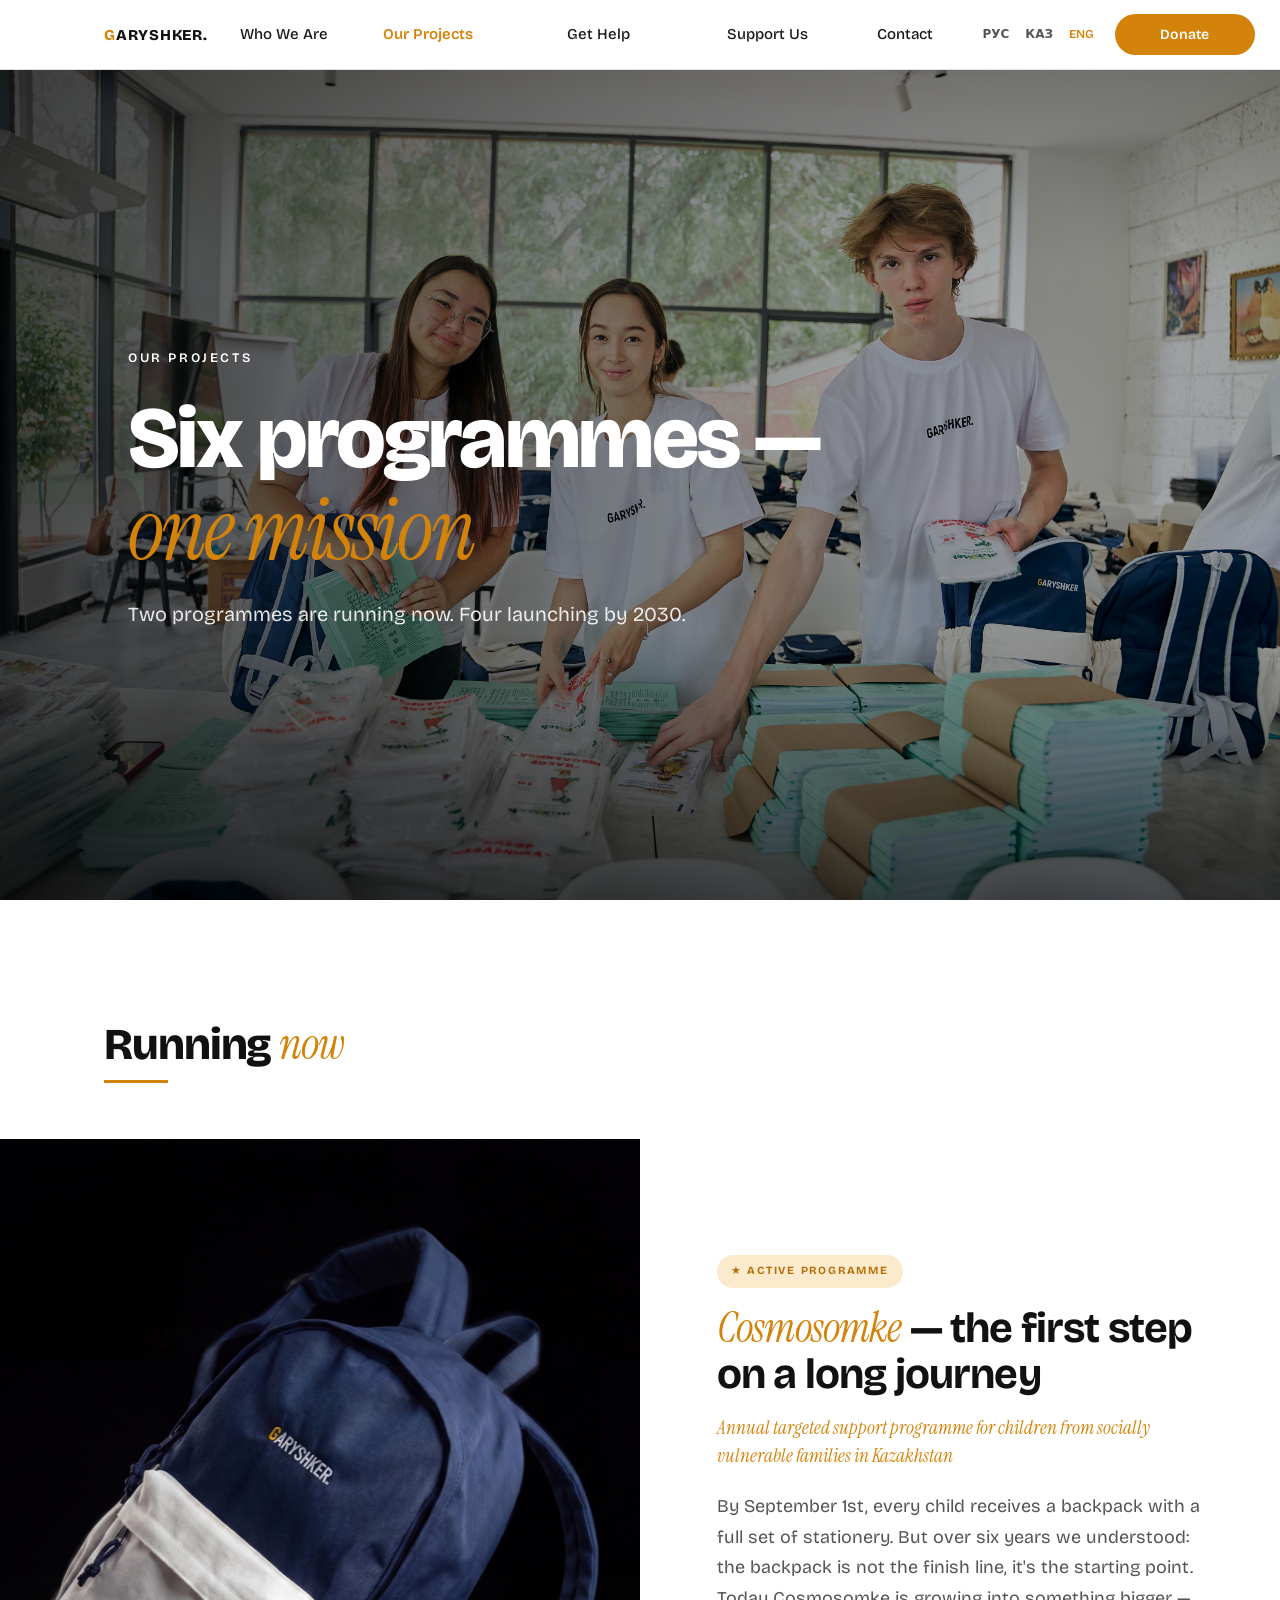
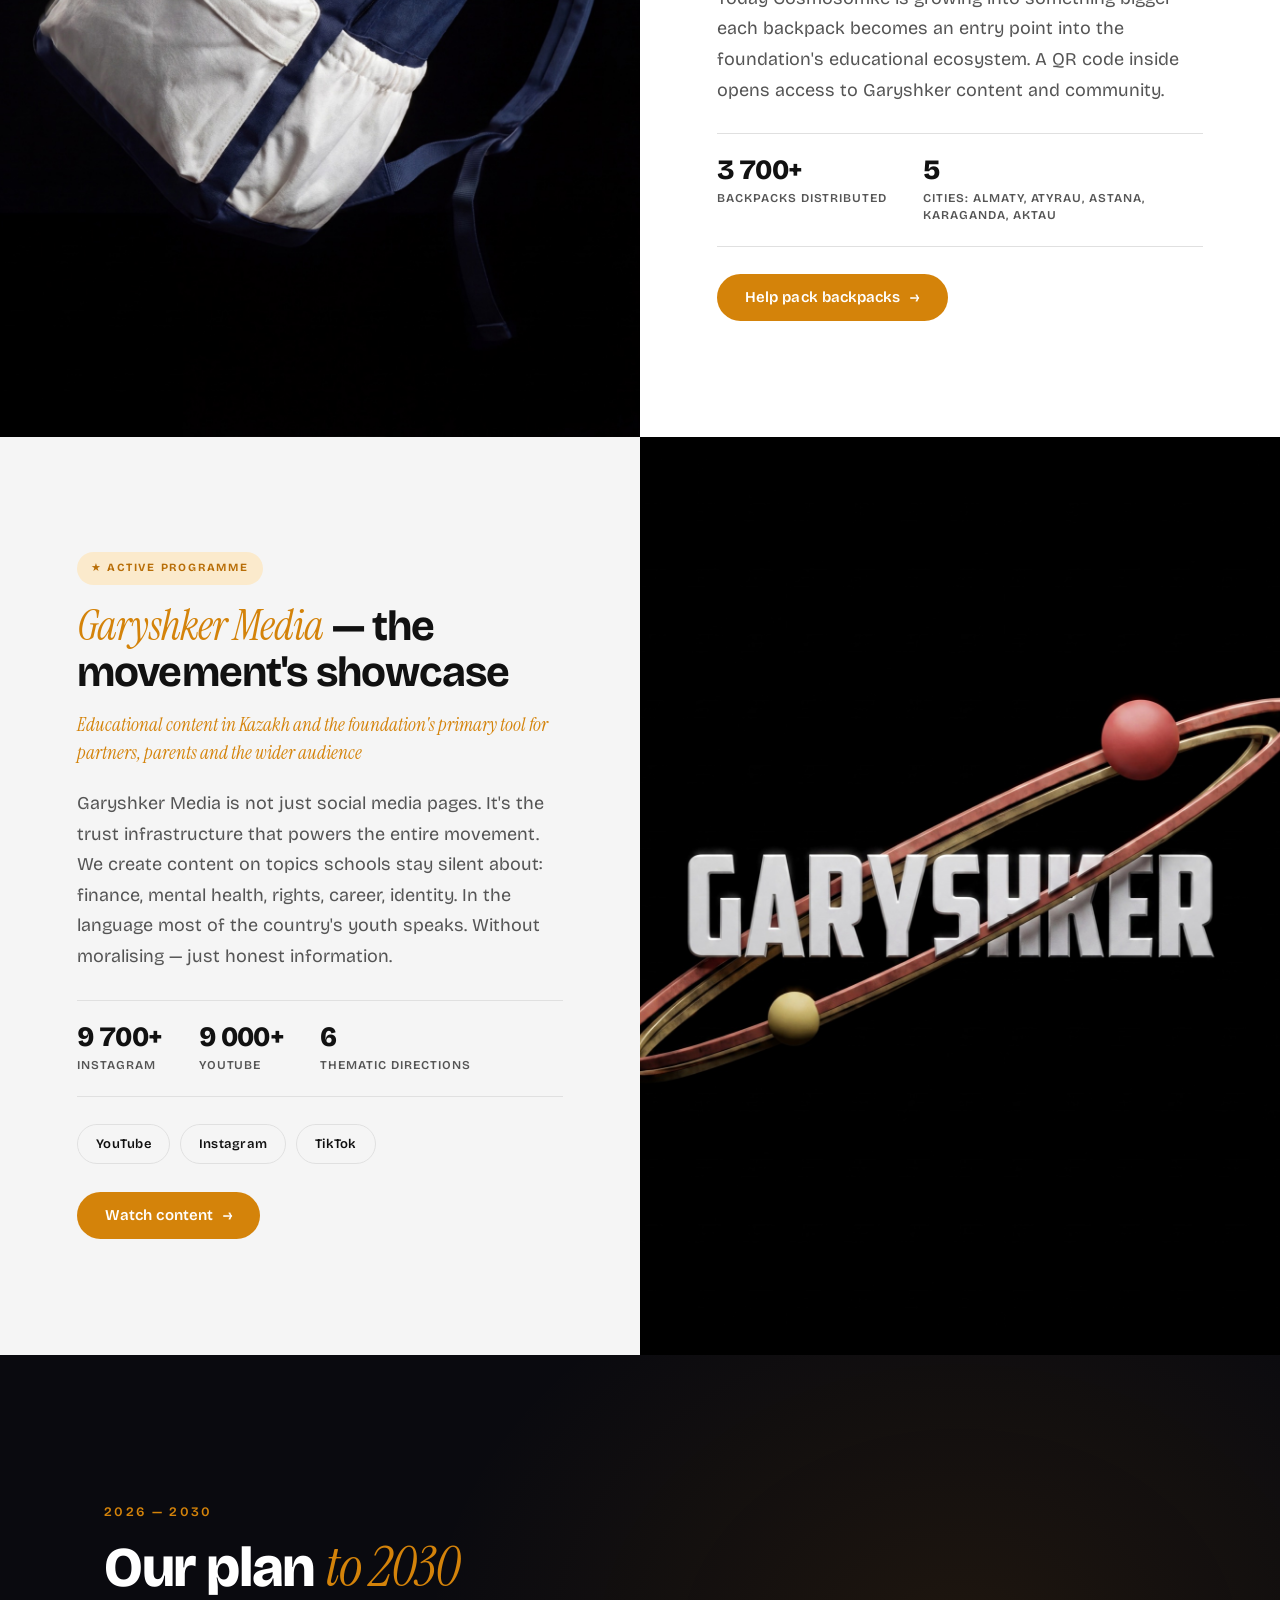
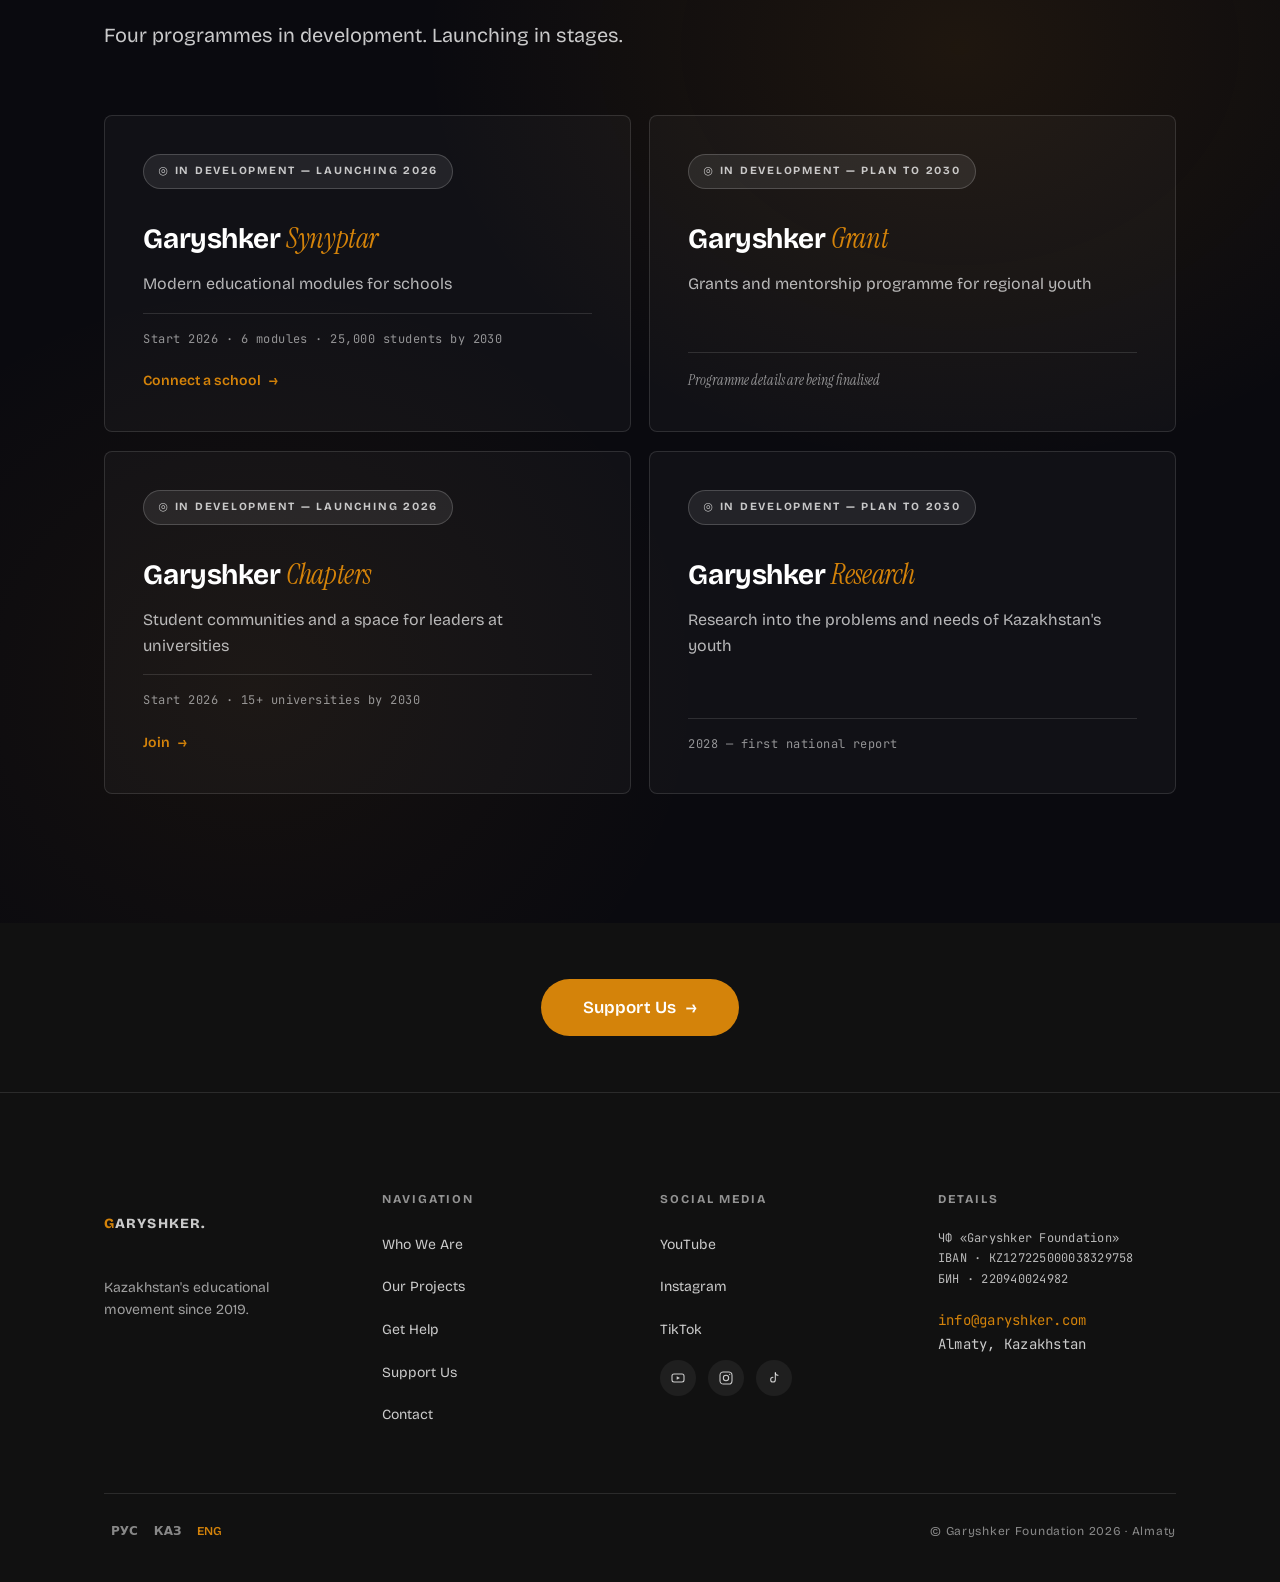
<file: projects.html>
<!doctype html>
<html lang="ru">
<head>
<meta charset="utf-8">
<meta name="viewport" content="width=device-width, initial-scale=1">
<title>Наши проекты · Garyshker</title>
<meta name="description" content="Шесть направлений Garyshker. Cosmosomke и Garyshker Media работают сейчас. Сыныптар, Grant, Chapters, Research — план до 2030.">
<meta property="og:title" content="Наши проекты · GARYSHKER">
<meta property="og:url" content="https://garyshkerrr.netlify.app/projects.html">
<meta property="og:type" content="website">
<meta property="og:site_name" content="GARYSHKER">
<meta property="og:image" content="https://garyshkerrr.netlify.app/assets/og_cover.jpg">
<meta name="twitter:card" content="summary_large_image">
<meta name="twitter:image" content="https://garyshkerrr.netlify.app/assets/og_cover.jpg">
<meta name="theme-color" content="#D4830A">
<link rel="preload" as="image" href="assets/cosmosomke_team.jpg">
<script src="js/i18n.js" defer></script>
<script src="js/stats.js" defer></script>

<link rel="preconnect" href="https://fonts.googleapis.com">
<link rel="preconnect" href="https://fonts.gstatic.com" crossorigin>
<link href="https://fonts.googleapis.com/css2?family=Bricolage+Grotesque:wght@400;500;600;700;800&family=Instrument+Serif:ital@0;1&family=JetBrains+Mono:wght@400;500;600&display=swap" rel="stylesheet">
<link rel="stylesheet" href="styles.css">

<style>
  /* ──────────── Projects-specific ──────────── */
  .nav__a.is-active { color: var(--amber); font-weight: 600; }

  /* HERO */
  .proj-hero {
    position: relative;
    min-height: 100vh;
    padding: 70px 0 0;
    overflow: hidden;
    display: flex; align-items: center;
  }
  .proj-hero__bg {
    position: absolute; inset: 0;
    background: url('assets/cosmosomke_team.jpg') center 30% / cover no-repeat;
    z-index: 0;
    transform: scale(1.04);
    animation: heroZoom 22s var(--ease) forwards;
  }
  @keyframes heroZoom { to { transform: scale(1); } }
  .proj-hero__bg::after {
    content: ""; position: absolute; inset: 0;
    background:
      linear-gradient(90deg, rgba(0,0,0,0.7) 0%, rgba(0,0,0,0.45) 45%, rgba(0,0,0,0.22) 100%),
      linear-gradient(180deg, rgba(0,0,0,0.25) 0%, rgba(0,0,0,0) 30%, rgba(0,0,0,0) 70%, rgba(0,0,0,0.55) 100%);
  }
  .proj-hero__inner {
    position: relative; z-index: 1;
    width: 100%;
    padding: 0 10vw;
    max-width: 1400px;
  }
  .proj-hero__content { max-width: 820px; }
  .proj-hero .overline { color: var(--white); margin-bottom: 24px; letter-spacing: 0.2em; }
  .proj-hero h1 {
    color: var(--white);
    font-size: clamp(40px, 6.8vw, 88px);
    font-weight: 800;
    line-height: 1.05;
    letter-spacing: -0.03em;
    margin-bottom: 22px;
    text-wrap: pretty;
  }
  .proj-hero h1 em {
    font-family: var(--font-serif);
    font-style: italic;
    font-weight: 400;
    color: var(--amber);
  }
  .proj-hero p {
    font-size: 20px;
    color: rgba(255,255,255,0.88);
    max-width: 560px;
    line-height: 1.5;
  }
  @media (max-width: 720px) { .proj-hero__inner { padding: 0 var(--pad-x); } }

  /* SECTION A — active programs (white) */
  .active-sec { padding: 120px 0 0; background: var(--white); }
  .active-sec__head {
    max-width: var(--max-w);
    margin: 0 auto 56px;
    padding: 0 var(--pad-x);
  }
  .section-title {
    display: inline-block;
    position: relative;
    padding-bottom: 14px;
    font-size: clamp(28px, 3.6vw, 44px);
    font-weight: 800;
    color: var(--ink);
    letter-spacing: -0.025em;
    line-height: 1.1;
  }
  .section-title em {
    font-family: var(--font-serif);
    font-style: italic;
    font-weight: 400;
    color: var(--amber);
  }
  .section-title::after {
    content: "";
    position: absolute;
    left: 0; bottom: 0;
    width: 64px; height: 3px;
    background: var(--amber);
  }

  /* program split */
  .program {
    overflow: hidden;
  }
  .program__inner {
    display: grid;
    grid-template-columns: 1fr 1fr;
    min-height: 620px;
  }
  @media (max-width: 768px) {
    .program__inner { display: flex; flex-direction: column; }
    .program--reverse .program__inner .program__img { order: -1; }
    .program__inner .program__img { order: -1; }
  }
  .program__img {
    background-size: cover;
    background-position: center;
    background-repeat: no-repeat;
    min-height: 380px;
  }
  .program__body {
    padding: clamp(64px, 9vw, 120px) clamp(36px, 6vw, 88px);
    display: flex; flex-direction: column; justify-content: center;
    max-width: 660px;
  }

  .program-badge {
    display: inline-flex; align-items: center; gap: 7px;
    align-self: flex-start;
    background: var(--amber-soft);
    color: var(--amber-hover);
    font-size: 11px;
    font-weight: 700;
    letter-spacing: 0.16em;
    text-transform: uppercase;
    padding: 7px 14px;
    border-radius: 999px;
    margin-bottom: 18px;
  }
  .program-badge--planned {
    background: rgba(255,255,255,0.08);
    color: rgba(255,255,255,0.75);
    border: 1px solid rgba(255,255,255,0.18);
  }

  .program__name {
    font-size: clamp(28px, 3.4vw, 42px);
    font-weight: 700;
    color: var(--ink);
    line-height: 1.1;
    letter-spacing: -0.02em;
    margin-bottom: 16px;
  }
  .program__name em {
    font-family: var(--font-serif);
    font-style: italic;
    font-weight: 400;
    color: var(--amber);
  }
  .program__tagline {
    font-family: var(--font-serif);
    font-style: italic;
    font-size: 19px;
    color: var(--amber);
    line-height: 1.45;
    margin-bottom: 22px;
    max-width: 540px;
  }
  .program__body p.body { margin-bottom: 28px; max-width: 540px; }

  .program-stats {
    display: flex;
    gap: 36px;
    flex-wrap: wrap;
    padding: 22px 0;
    margin-bottom: 28px;
    border-top: 1px solid var(--gray-line);
    border-bottom: 1px solid var(--gray-line);
  }
  .program-stat__n {
    font-size: 28px;
    font-weight: 800;
    color: var(--ink);
    line-height: 1;
    letter-spacing: -0.02em;
    font-variant-numeric: tabular-nums;
    margin-bottom: 6px;
  }
  .program-stat__l {
    font-size: 12px;
    font-weight: 600;
    color: var(--muted);
    letter-spacing: 0.08em;
    text-transform: uppercase;
    max-width: 240px;
    line-height: 1.4;
  }

  .program__channels {
    display: flex; gap: 10px; flex-wrap: wrap;
    margin-bottom: 28px;
  }
  .channel-pill {
    background: var(--gray);
    border: 1px solid var(--gray-line);
    border-radius: 999px;
    padding: 8px 18px;
    font-size: 13px;
    font-weight: 600;
    color: var(--ink);
    letter-spacing: 0.02em;
  }

  /* SECTION B — planned (dark cosmic) */
  .planned-sec {
    position: relative;
    background: #0A0A0F;
    color: var(--white);
    padding: 140px 0 130px;
    overflow: hidden;
  }
  .planned-sec__stars {
    position: absolute; inset: 0;
    pointer-events: none;
    z-index: 0;
    overflow: hidden;
    background:
      radial-gradient(ellipse 70% 60% at 75% 25%, rgba(212,131,10,0.10), transparent 60%),
      radial-gradient(ellipse 50% 50% at 20% 80%, rgba(212,131,10,0.06), transparent 70%);
  }
  .planned-sec__stars .star {
    position: absolute;
    width: 2px; height: 2px;
    border-radius: 99px;
    background: var(--amber);
    box-shadow: 0 0 6px rgba(212,131,10,0.85);
    opacity: 0;
    animation: twinkle 4.5s ease-in-out infinite;
  }
  .planned-sec__stars .star--lg { width: 3px; height: 3px; box-shadow: 0 0 8px rgba(212,131,10,0.95); }
  .planned-sec__stars .star--w  { background: #fff; box-shadow: 0 0 6px rgba(255,255,255,0.85); }
  @keyframes twinkle {
    0%, 100% { opacity: 0.15; transform: scale(0.6); }
    50%      { opacity: 1;    transform: scale(1.2); }
  }

  .planned-sec__inner {
    position: relative; z-index: 1;
    max-width: var(--max-w);
    margin: 0 auto;
    padding: 0 var(--pad-x);
  }
  .planned-sec__head { max-width: 720px; margin-bottom: 64px; }
  .planned-sec__head .overline { color: var(--amber); margin-bottom: 14px; }
  .planned-sec__head h2 {
    color: var(--white);
    font-size: clamp(32px, 4.4vw, 56px);
    font-weight: 800;
    letter-spacing: -0.025em;
    line-height: 1.1;
    margin-bottom: 22px;
  }
  .planned-sec__head h2 em {
    font-family: var(--font-serif);
    font-style: italic;
    font-weight: 400;
    color: var(--amber);
  }
  .planned-sec__head p {
    font-size: 20px;
    color: rgba(255,255,255,0.78);
    line-height: 1.55;
    max-width: 580px;
  }

  .planned-grid {
    display: grid;
    grid-template-columns: 1fr 1fr;
    gap: 18px;
  }
  @media (max-width: 720px) { .planned-grid { grid-template-columns: 1fr; } }

  .plan-card {
    background: rgba(255,255,255,0.03);
    border: 1px solid rgba(255,255,255,0.12);
    border-radius: 8px;
    padding: clamp(28px, 3vw, 40px);
    display: flex; flex-direction: column; gap: 16px;
    transition: all .25s var(--ease);
  }
  .plan-card:hover {
    background: rgba(255,255,255,0.05);
    border-color: rgba(212,131,10,0.45);
    transform: translateY(-3px);
  }
  .plan-card__name {
    font-size: clamp(22px, 2.4vw, 28px);
    font-weight: 700;
    color: var(--white);
    letter-spacing: -0.015em;
    line-height: 1.15;
  }
  .plan-card__name em {
    font-family: var(--font-serif);
    font-style: italic;
    font-weight: 400;
    color: var(--amber);
  }
  .plan-card__desc {
    font-size: 16px;
    color: rgba(255,255,255,0.7);
    line-height: 1.6;
    flex: 1;
  }
  .plan-card__stats {
    font-family: 'JetBrains Mono', monospace;
    font-size: 12px;
    color: rgba(255,255,255,0.55);
    letter-spacing: 0.04em;
    padding-top: 16px;
    border-top: 1px solid rgba(255,255,255,0.12);
    line-height: 1.6;
  }
  .plan-card__note {
    font-family: var(--font-serif);
    font-style: italic;
    font-size: 14px;
    color: rgba(255,255,255,0.55);
    padding-top: 16px;
    border-top: 1px solid rgba(255,255,255,0.12);
  }
  .plan-card__cta {
    margin-top: 4px;
    display: inline-flex; align-items: center; gap: 8px;
    font-size: 14px;
    font-weight: 600;
    color: var(--amber);
    align-self: flex-start;
  }
  .plan-card__cta .arr { transition: transform .15s ease; display: inline-block; }
  .plan-card:hover .plan-card__cta .arr { transform: translateX(4px); }

  /* FOOTER strip + lang */
  .footer-cta {
    background: var(--ink);
    padding: 56px 0;
    text-align: center;
    border-bottom: 1px solid var(--gray-line-dk);
  }
  .footer-cta .btn { padding: 20px 42px; font-size: 17px; }
  footer .footer__cols .reqs {
    font-family: 'JetBrains Mono', monospace;
    font-size: 12px;
    color: rgba(255,255,255,0.7);
    line-height: 1.7;
    letter-spacing: 0.02em;
  }
  footer .footer__bottom-lang {
    display: flex; gap: 2px;
    font-family: var(--font);
    font-size: 12px;
    font-weight: 600;
    color: rgba(255,255,255,0.5);
    letter-spacing: 0.06em;
  }
  footer .footer__bottom-lang button {
    padding: 5px 7px;
    border-radius: 4px;
    transition: color .15s ease;
  }
  footer .footer__bottom-lang button:hover { color: var(--white); }
  footer .footer__bottom-lang button.is-active { color: var(--amber); }
</style>
</head>
<body>

<!-- ═══════════════ NAV ═══════════════ -->
<div class="nav-wrap" id="nav">
  <nav class="nav">
    <a href="garyshker.com.html" class="logo">
      <span class="logo__mark"></span>
      <span><span class="a">G</span>ARYSHKER.</span>
    </a>
    <div class="nav__items">
      <a class="nav__a" href="about.html" data-i18n="nav.who">Кто мы</a>
      <a class="nav__a is-active" href="projects.html" data-i18n="nav.projects">Наши проекты</a>
      <a class="nav__a" href="apply.html" data-i18n="nav.apply">Получить помощь</a>
      <a class="nav__a" href="support.html" data-i18n="nav.support">Поддержите нас</a>
      <a class="nav__a" href="contacts.html" data-i18n="nav.contacts">Контакты</a>
    </div>
    <div class="nav__right">
      <div class="lang">
        <button data-lang="ru" onclick="gsi18n.switchLang('ru')" type="button">РУС</button>
        <button data-lang="kz" onclick="gsi18n.switchLang('kz')" type="button">КАЗ</button>
        <button data-lang="en" onclick="gsi18n.switchLang('en')" type="button">ENG</button>
      </div>
      <a href="support.html#donate" class="nav__cta" data-i18n="nav.cta">Поддержать</a>
      <button class="burger" type="button" aria-label="Меню">
        <svg width="20" height="20" viewBox="0 0 20 20" fill="none">
          <line x1="3" y1="6" x2="17" y2="6" stroke="currentColor" stroke-width="1.8" stroke-linecap="round"/>
          <line x1="3" y1="10" x2="17" y2="10" stroke="currentColor" stroke-width="1.8" stroke-linecap="round"/>
          <line x1="3" y1="14" x2="17" y2="14" stroke="currentColor" stroke-width="1.8" stroke-linecap="round"/>
        </svg>
      </button>
    </div>
  </nav>
</div>

<!-- ═══════════════ HERO ═══════════════ -->
<section class="proj-hero" id="top">
  <div class="proj-hero__bg"></div>
  <div class="proj-hero__inner">
    <div class="proj-hero__content">
      <div class="overline rv" data-i18n="proj.hero.overline">Наши проекты</div>
      <h1 class="rv rv-d1" data-i18n-html="proj.hero.h1">Шесть направлений — <em>одна миссия</em></h1>
      <p class="rv rv-d2" data-i18n="proj.hero.p">Две программы работают сейчас. Четыре запускаем до 2030 года.</p>
    </div>
  </div>
</section>

<!-- ═══════════════ SECTION A — РАБОТАЮТ СЕЙЧАС ═══════════════ -->
<section class="active-sec" id="active">
  <div class="active-sec__head">
    <h2 class="section-title rv" data-i18n-html="proj.active.title">Работают <em>сейчас</em></h2>
  </div>

  <!-- PROGRAM 1 — COSMOSOMKE -->
  <article class="program" id="cosmosomke">
    <div class="program__inner">
      <div class="program__img" style="background-image: url('assets/cosmosomke_backpack.jpg'); background-position: center center;" role="img" aria-label="Сборка наборов Cosmosomke"></div>
      <div class="program__body">
        <span class="program-badge rv" data-i18n="proj.cosmo.badge">★ Активная программа</span>
        <h3 class="program__name rv rv-d1" data-i18n-html="proj.cosmo.name"><em>Cosmosomke</em> — первый шаг<br>в большой путь</h3>
        <p class="program__tagline rv rv-d2" data-i18n="proj.cosmo.tagline">Ежегодная программа адресной помощи детям из социально уязвимых семей Казахстана</p>
        <p class="body rv rv-d2" data-i18n="proj.cosmo.p">К 1 сентября каждый ребёнок получает рюкзак с полным набором канцелярии. Но за шесть лет мы поняли: рюкзак — это не финал, это начало. Сегодня Cosmosomke вырастает в нечто большее — каждый рюкзак становится точкой входа в образовательную экосистему фонда. QR-код внутри открывает доступ к контенту и сообществу Garyshker.</p>
        <div class="program-stats rv rv-d2">
          <div class="program-stat">
            <div class="program-stat__n">3 700+</div>
            <div class="program-stat__l" data-i18n="proj.cosmo.stat.l1">Рюкзаков роздано</div>
          </div>
          <div class="program-stat">
            <div class="program-stat__n">5</div>
            <div class="program-stat__l" data-i18n="proj.cosmo.stat.l2">Городов: Алматы, Атырау, Астана, Караганда, Актау</div>
          </div>
        </div>
        <div class="rv rv-d3">
          <a href="support.html" class="btn btn--amber">
            <span data-i18n="proj.cosmo.cta">Помочь собрать рюкзаки</span>
            <span class="arr">→</span>
          </a>
        </div>
      </div>
    </div>
  </article>

  <!-- PROGRAM 2 — GARYSHKER MEDIA -->
  <article class="program program--reverse" id="media" style="background: var(--gray); padding-bottom: 0;">
    <div class="program__inner">
      <div class="program__body">
        <span class="program-badge rv" data-i18n="proj.media.badge">★ Активная программа</span>
        <h3 class="program__name rv rv-d1" data-i18n-html="proj.media.name"><em>Garyshker Media</em> — витрина движения</h3>
        <p class="program__tagline rv rv-d2" data-i18n="proj.media.tagline">Образовательный контент на казахском языке и главный инструмент фонда для партнёров, родителей и широкой аудитории</p>
        <p class="body rv rv-d2" data-i18n="proj.media.p">Garyshker Media — это не просто страницы в соцсетях. Это инфраструктура доверия которая питает всё движение. Мы создаём контент по темам о которых молчат в школе: финансы, ментальное здоровье, права, карьера, идентичность. На языке на котором говорит большинство молодёжи страны. Без морализаторства — только честная информация.</p>
        <div class="program-stats rv rv-d2">
          <div class="program-stat">
            <div class="program-stat__n">9 700+</div>
            <div class="program-stat__l" data-i18n="proj.media.stat.l1">Instagram</div>
          </div>
          <div class="program-stat">
            <div class="program-stat__n">9 000+</div>
            <div class="program-stat__l" data-i18n="proj.media.stat.l2">YouTube</div>
          </div>
          <div class="program-stat">
            <div class="program-stat__n">6</div>
            <div class="program-stat__l" data-i18n="proj.media.stat.l3">Тематических направлений</div>
          </div>
        </div>
        <div class="program__channels rv rv-d2">
          <span class="channel-pill">YouTube</span>
          <span class="channel-pill">Instagram</span>
          <span class="channel-pill">TikTok</span>
        </div>
        <div class="rv rv-d3">
          <a href="https://youtube.com/@garyshker" target="_blank" rel="noopener" class="btn btn--amber">
            <span data-i18n="proj.media.cta">Смотреть контент</span>
            <span class="arr">→</span>
          </a>
        </div>
      </div>
      <div class="program__img" style="background-image: url('assets/garyshker_media_visual.jpg');" role="img" aria-label="Garyshker Media"></div>
    </div>
  </article>
</section>

<!-- ═══════════════ SECTION B — НАШ ПЛАН ДО 2030 ═══════════════ -->
<section class="planned-sec" id="planned">
  <div class="planned-sec__stars" aria-hidden="true">
    <span class="star"          style="left:8%;top:18%;animation-delay:.2s"></span>
    <span class="star star--w"  style="left:16%;top:42%;animation-delay:1.4s"></span>
    <span class="star star--lg" style="left:6%;top:72%;animation-delay:2.4s"></span>
    <span class="star"          style="left:22%;top:88%;animation-delay:.8s"></span>
    <span class="star star--w"  style="left:30%;top:14%;animation-delay:3.0s"></span>
    <span class="star"          style="left:38%;top:58%;animation-delay:1.2s"></span>
    <span class="star star--lg" style="left:44%;top:32%;animation-delay:2.6s"></span>
    <span class="star"          style="left:52%;top:78%;animation-delay:.5s"></span>
    <span class="star star--w"  style="left:60%;top:22%;animation-delay:2.0s"></span>
    <span class="star"          style="left:68%;top:52%;animation-delay:3.4s"></span>
    <span class="star star--lg" style="left:76%;top:84%;animation-delay:.7s"></span>
    <span class="star"          style="left:84%;top:24%;animation-delay:1.8s"></span>
    <span class="star star--w"  style="left:92%;top:60%;animation-delay:2.4s"></span>
    <span class="star"          style="left:96%;top:14%;animation-delay:3.2s"></span>
    <span class="star star--w"  style="left:50%;top:8%;animation-delay:1.0s"></span>
    <span class="star"          style="left:32%;top:92%;animation-delay:2.8s"></span>
    <span class="star star--lg" style="left:18%;top:62%;animation-delay:.4s"></span>
    <span class="star"          style="left:64%;top:76%;animation-delay:1.6s"></span>
    <span class="star star--w"  style="left:46%;top:46%;animation-delay:3.6s"></span>
    <span class="star"          style="left:88%;top:42%;animation-delay:.9s"></span>
  </div>

  <div class="planned-sec__inner">
    <div class="planned-sec__head">
      <div class="overline rv" data-i18n="proj.planned.overline">2026 — 2030</div>
      <h2 class="rv rv-d1" data-i18n-html="proj.planned.h2">Наш план <em>до 2030</em></h2>
      <p class="rv rv-d2" data-i18n="proj.planned.p">Четыре программы в разработке. Запускаем поэтапно.</p>
    </div>

    <div class="planned-grid">
      <article class="plan-card rv" id="synyptar">
        <span class="program-badge program-badge--planned" data-i18n="proj.synyptar.badge">◎ В разработке — старт 2026</span>
        <h4 class="plan-card__name" data-i18n-html="proj.synyptar.name">Garyshker <em>Сыныптар</em></h4>
        <p class="plan-card__desc" data-i18n="proj.synyptar.desc">Современные образовательные модули для школ</p>
        <div class="plan-card__stats" data-i18n="proj.synyptar.stats">Старт 2026 · 6 модулей · 25 000 учеников к 2030</div>
        <a href="apply.html" class="plan-card__cta"><span data-i18n="proj.synyptar.cta">Подключить школу</span> <span class="arr">→</span></a>
      </article>

      <article class="plan-card rv rv-d1" id="grant">
        <span class="program-badge program-badge--planned" data-i18n="proj.grant.badge">◎ В разработке — план до 2030</span>
        <h4 class="plan-card__name" data-i18n-html="proj.grant.name">Garyshker <em>Grant</em></h4>
        <p class="plan-card__desc" data-i18n="proj.grant.desc">Гранты и менторская программа для молодёжи регионов</p>
        <div class="plan-card__note" data-i18n="proj.grant.note">Детали программы уточняются</div>
      </article>

      <article class="plan-card rv rv-d2" id="chapters">
        <span class="program-badge program-badge--planned" data-i18n="proj.chapters.badge">◎ В разработке — старт 2026</span>
        <h4 class="plan-card__name" data-i18n-html="proj.chapters.name">Garyshker <em>Chapters</em></h4>
        <p class="plan-card__desc" data-i18n="proj.chapters.desc">Студенческие сообщества и среда для лидеров в университетах</p>
        <div class="plan-card__stats" data-i18n="proj.chapters.stats">Старт 2026 · 15+ университетов к 2030</div>
        <a href="support.html" class="plan-card__cta"><span data-i18n="proj.chapters.cta">Присоединиться</span> <span class="arr">→</span></a>
      </article>

      <article class="plan-card rv rv-d3" id="research">
        <span class="program-badge program-badge--planned" data-i18n="proj.research.badge">◎ В разработке — план до 2030</span>
        <h4 class="plan-card__name" data-i18n-html="proj.research.name">Garyshker <em>Research</em></h4>
        <p class="plan-card__desc" data-i18n="proj.research.desc">Исследования проблем и потребностей молодёжи Казахстана</p>
        <div class="plan-card__stats" data-i18n="proj.research.stats">2028 — первый национальный доклад</div>
      </article>
    </div>
  </div>
</section>

<!-- ═══════════════ FOOTER ═══════════════ -->
<div class="footer-cta">
  <a href="support.html" class="btn btn--amber">
    <span data-i18n="footer.cta.btn">Поддержать движение</span>
    <span class="arr">→</span>
  </a>
</div>

<footer>
  <div class="footer__inner">
    <div class="footer__cols">
      <div class="footer__col">
        <a href="garyshker.com.html" class="logo" style="color: var(--white); font-size: 22px;">
          <span class="logo__mark"></span>
          <span><span class="a">G</span>ARYSHKER.</span>
        </a>
        <p style="margin-top: 18px; font-size: 14px; color: rgba(255,255,255,0.6); line-height: 1.55; max-width: 240px;" data-i18n="footer.sub">
          Образовательное движение Казахстана с 2019.
        </p>
      </div>

      <div class="footer__col">
        <h4 data-i18n="footer.nav">Навигация</h4>
        <ul>
          <li><a href="about.html" data-i18n="footer.nav.who">Кто мы</a></li>
          <li><a href="projects.html" data-i18n="footer.nav.projects">Наши проекты</a></li>
          <li><a href="apply.html" data-i18n="footer.nav.apply">Получить помощь</a></li>
          <li><a href="support.html" data-i18n="footer.nav.support">Поддержите нас</a></li>
          <li><a href="contacts.html" data-i18n="footer.nav.contacts">Контакты</a></li>
        </ul>
      </div>

      <div class="footer__col">
        <h4 data-i18n="footer.social">Соцсети</h4>
        <ul>
          <li><a href="https://youtube.com/@garyshker" target="_blank" rel="noopener">YouTube</a></li>
          <li><a href="https://instagram.com/garyshker" target="_blank" rel="noopener">Instagram</a></li>
          <li><a href="#" target="_blank" rel="noopener">TikTok</a></li>
        </ul>
        <div class="footer__socials">
          <a class="footer__social" href="https://youtube.com/@garyshker" target="_blank" rel="noopener" aria-label="YouTube">
            <svg viewBox="0 0 24 24" fill="none">
              <rect x="3" y="6" width="18" height="12" rx="3" stroke="currentColor" stroke-width="1.6"/>
              <path d="M10 9.5 L15 12 L10 14.5 Z" fill="currentColor"/>
            </svg>
          </a>
          <a class="footer__social" href="https://instagram.com/garyshker" target="_blank" rel="noopener" aria-label="Instagram">
            <svg viewBox="0 0 24 24" fill="none">
              <rect x="3" y="3" width="18" height="18" rx="5" stroke="currentColor" stroke-width="1.6"/>
              <circle cx="12" cy="12" r="4" stroke="currentColor" stroke-width="1.6"/>
              <circle cx="17.5" cy="6.5" r="1" fill="currentColor"/>
            </svg>
          </a>
          <a class="footer__social" href="#" aria-label="TikTok">
            <svg viewBox="0 0 24 24" fill="none">
              <path d="M14 4 V14.5 a3.5 3.5 0 1 1 -3.5 -3.5" stroke="currentColor" stroke-width="1.6" stroke-linecap="round" stroke-linejoin="round"/>
              <path d="M14 4 C 14 6 16 8 18 8" stroke="currentColor" stroke-width="1.6" stroke-linecap="round"/>
            </svg>
          </a>
        </div>
      </div>

      <div class="footer__col">
        <h4 data-i18n="footer.reqs">Реквизиты</h4>
        <div class="reqs">
          ЧФ «Garyshker Foundation»<br>
          IBAN · KZ127225000038329758<br>
          БИН · 220940024982<br>
          <br>
          <a href="mailto:info@garyshker.com" class="a">info@garyshker.com</a><br>
          <span data-i18n="footer.city">Алматы, Казахстан</span>
        </div>
      </div>
    </div>

    <div class="footer__bottom">
      <div class="footer__bottom-lang lang">
        <button data-lang="ru" onclick="gsi18n.switchLang('ru')" type="button">РУС</button>
        <button data-lang="kz" onclick="gsi18n.switchLang('kz')" type="button">КАЗ</button>
        <button data-lang="en" onclick="gsi18n.switchLang('en')" type="button">ENG</button>
      </div>
      <div data-i18n="footer.copy">© Garyshker Foundation 2026 · Алматы</div>
    </div>
  </div>
</footer>

<script>
  document.querySelectorAll('.lang button, .footer__bottom-lang button').forEach(b => {
    b.addEventListener('click', () => {
      const group = b.closest('.lang, .footer__bottom-lang');
      group.querySelectorAll('button').forEach(x => x.classList.toggle('is-active', x === b));
    });
  });

  const io = new IntersectionObserver((entries) => {
    entries.forEach(e => {
      if (e.isIntersecting) {
        e.target.classList.add('is-in');
        io.unobserve(e.target);
      }
    });
  }, { threshold: 0.14, rootMargin: '0px 0px -8% 0px' });
  document.querySelectorAll('.rv').forEach(el => io.observe(el));
</script>

</body>
</html>
</file>
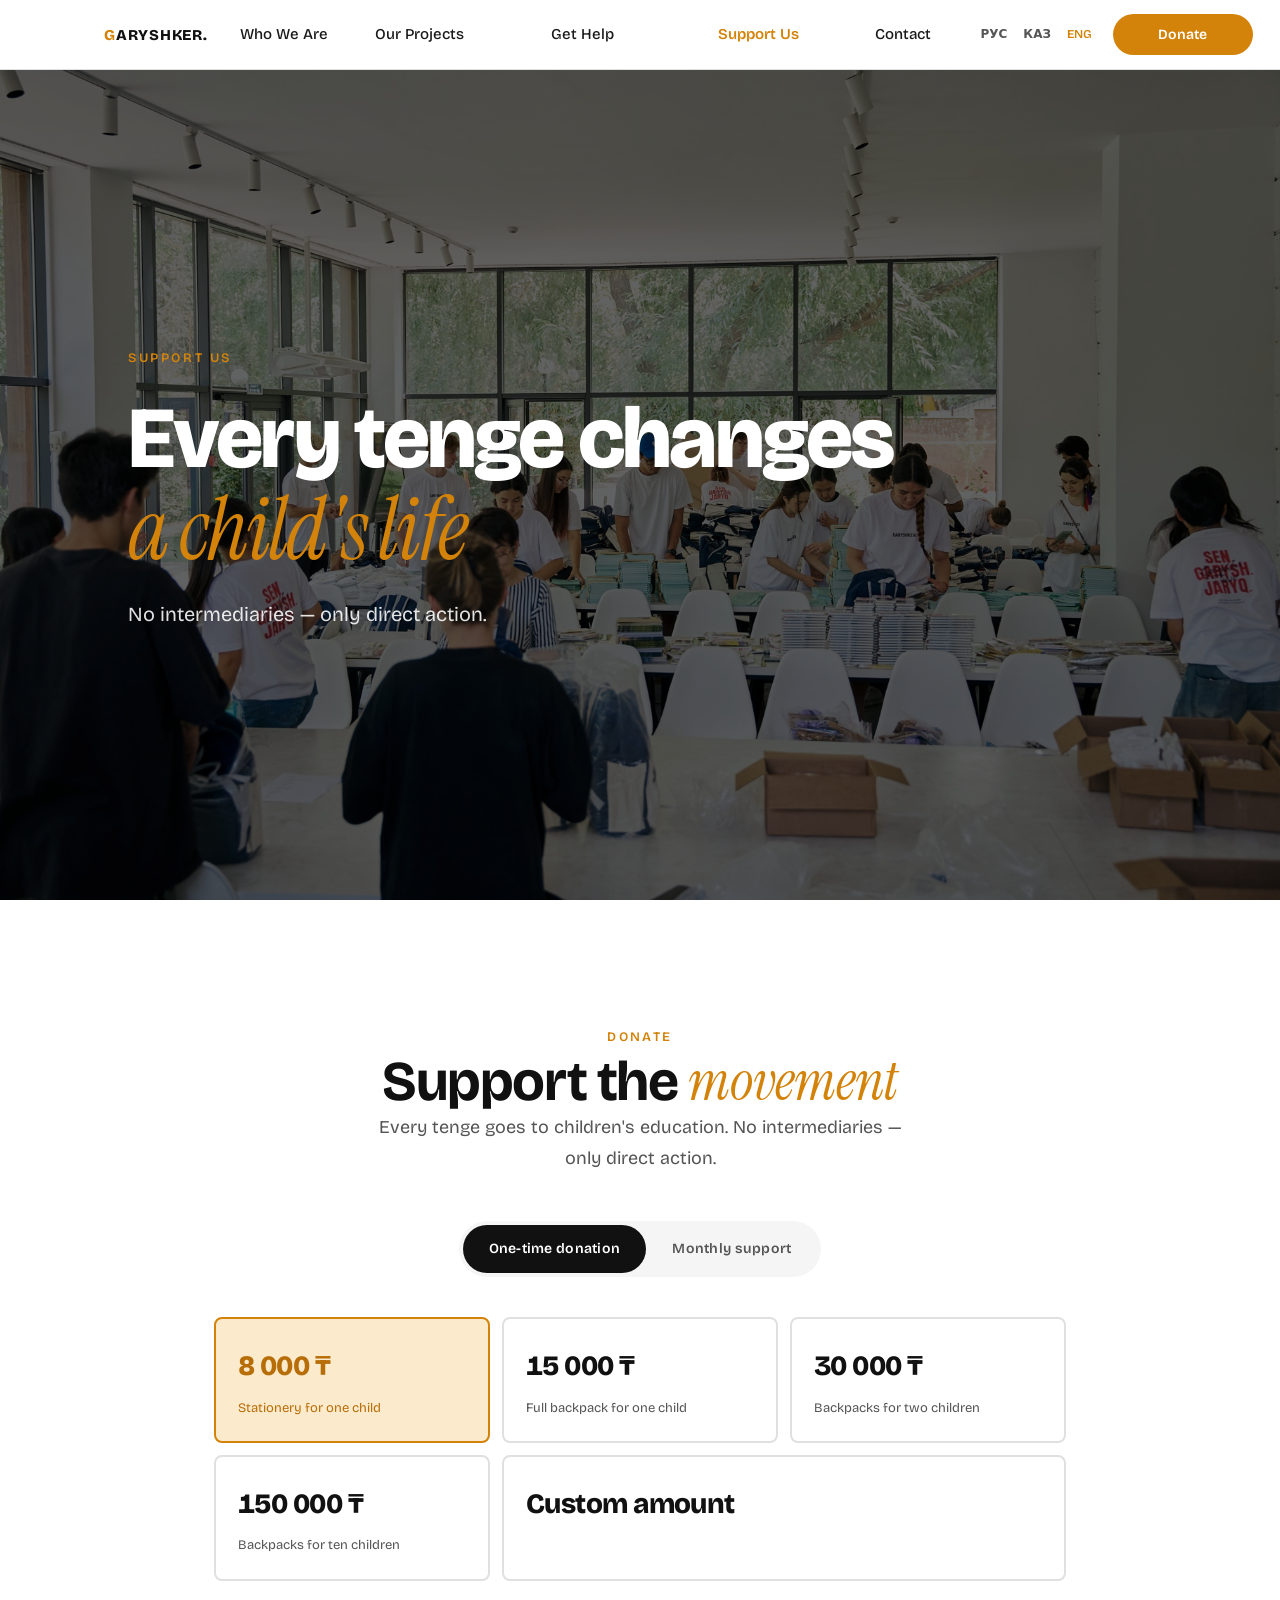
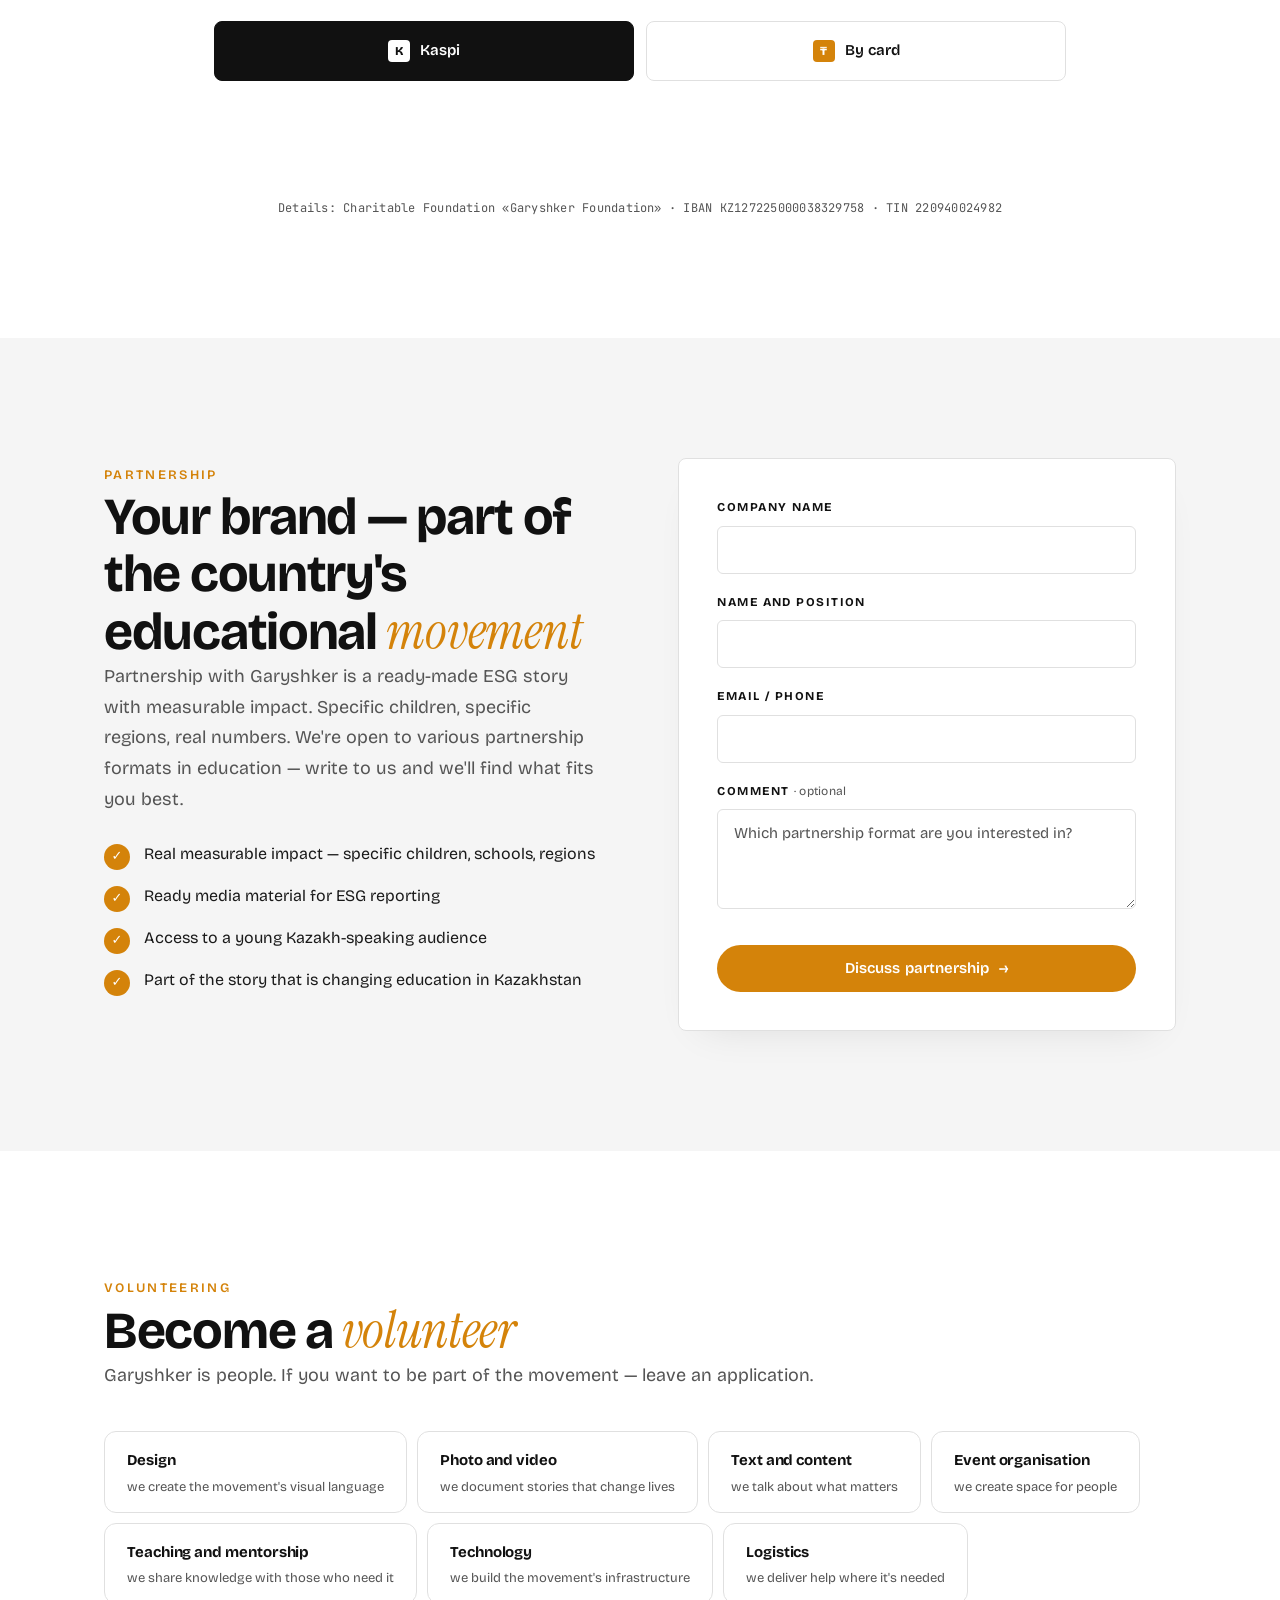
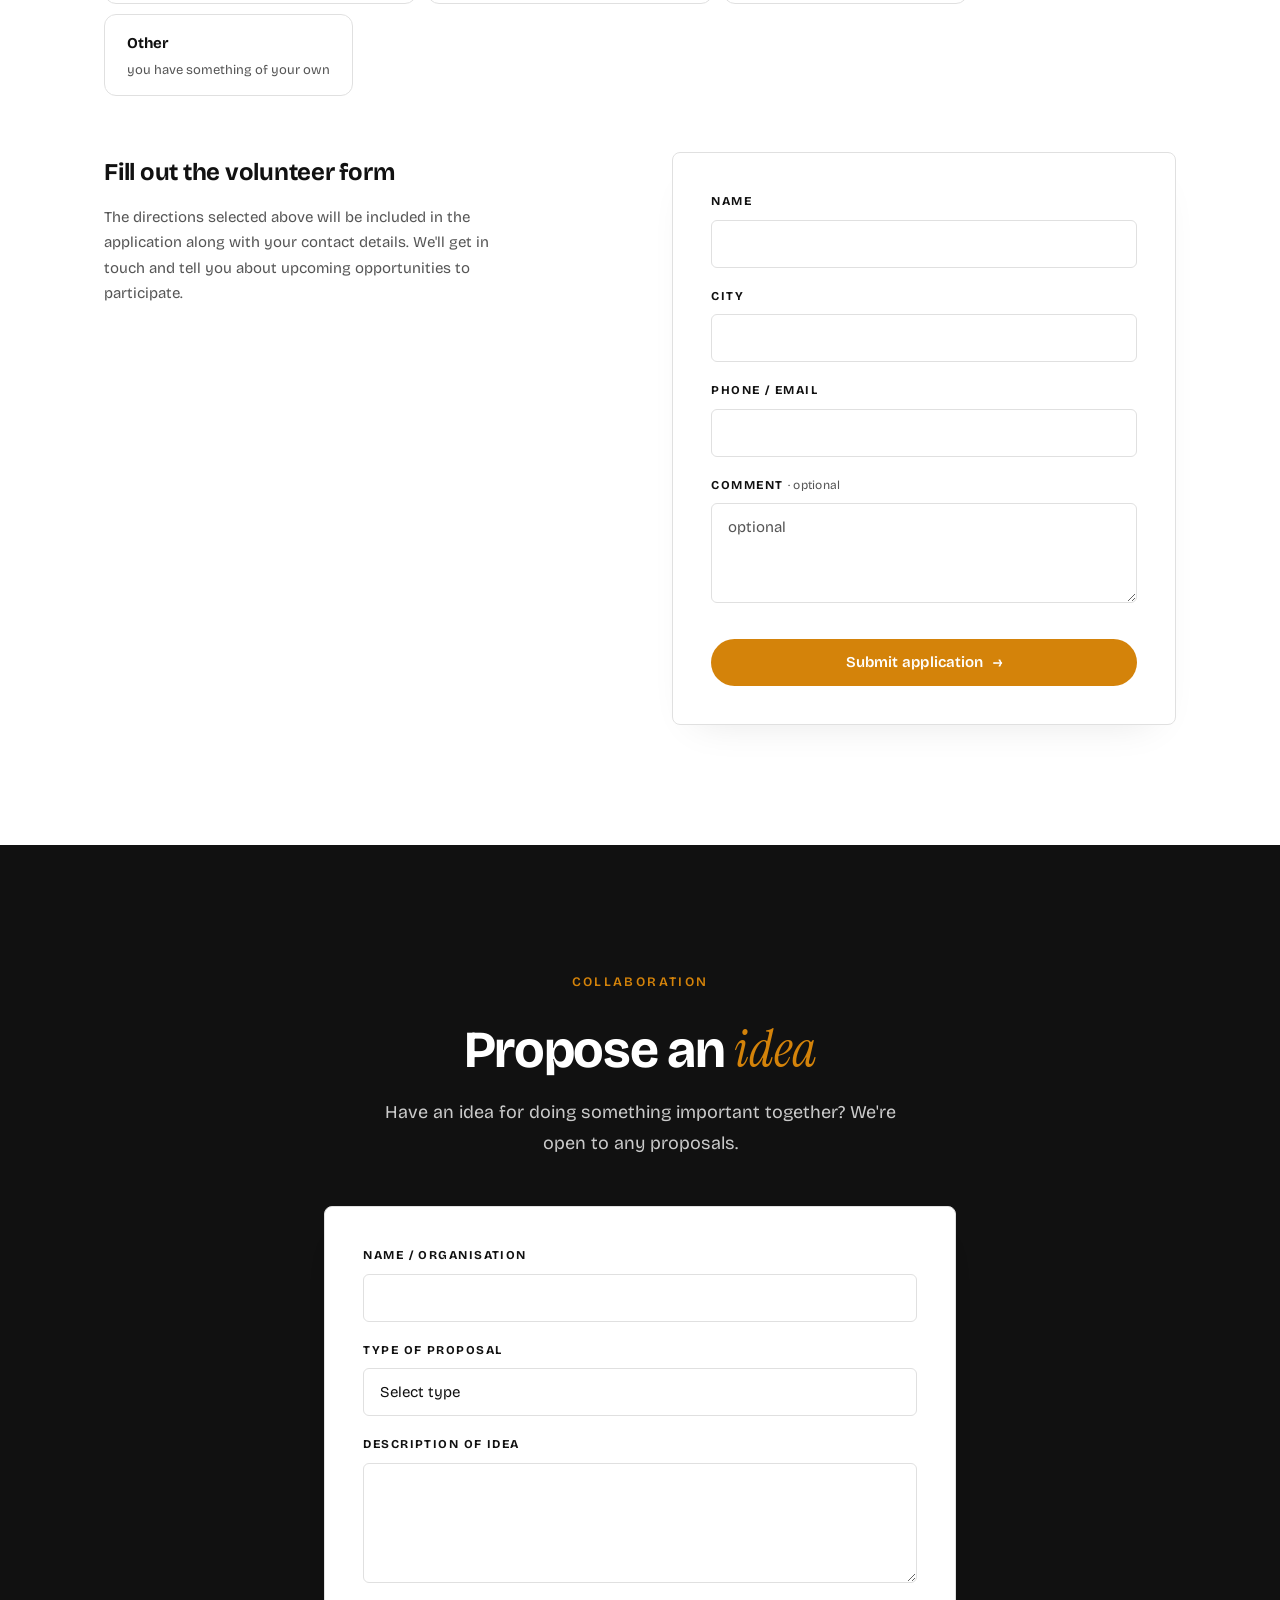
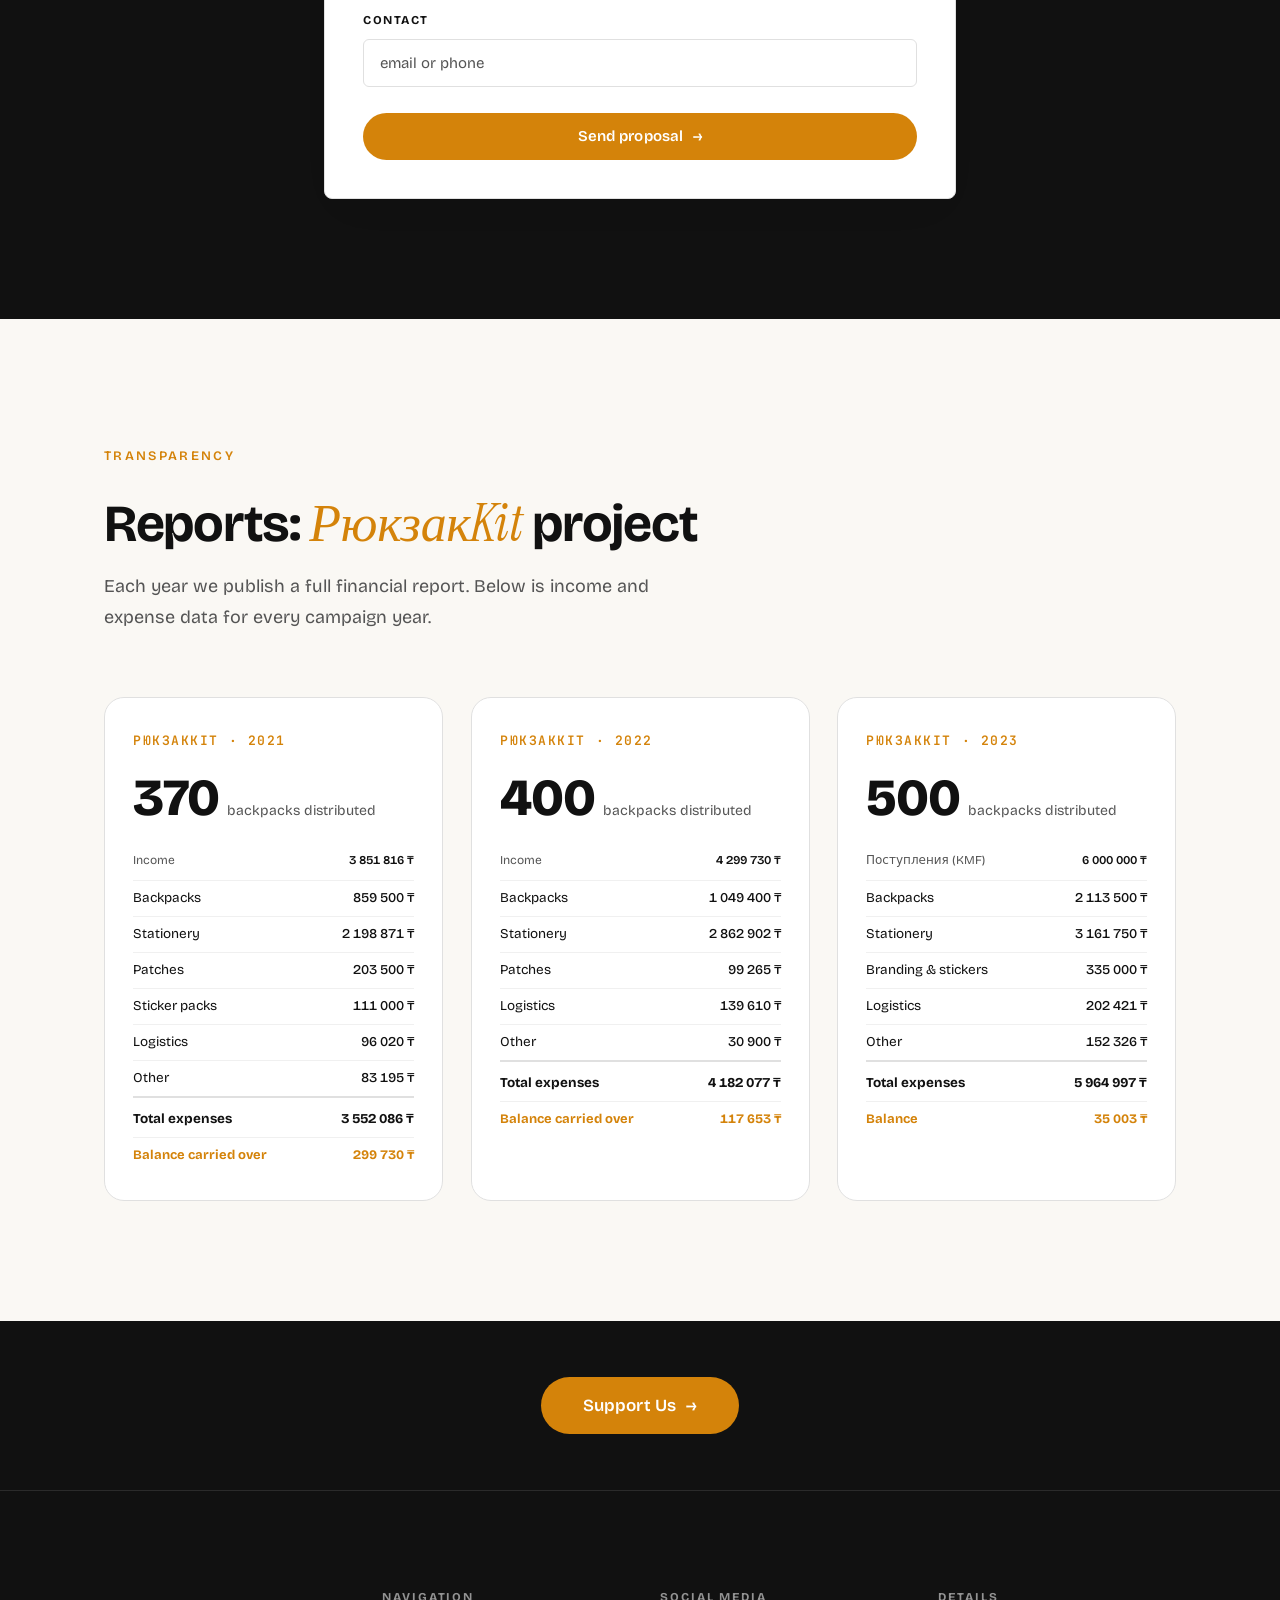
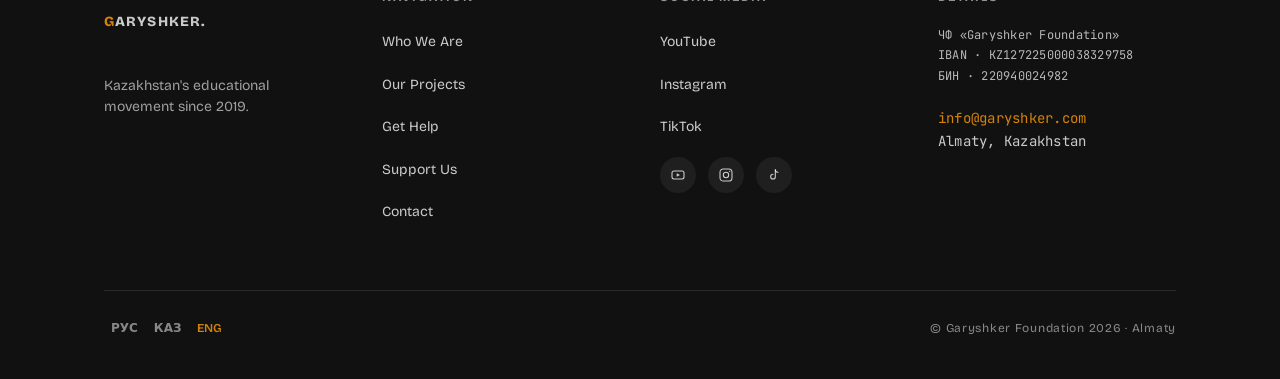
<file: support.html>
<!doctype html>
<html lang="ru">
<head>
<meta charset="utf-8">
<meta name="viewport" content="width=device-width, initial-scale=1">
<title>Поддержать движение · Garyshker</title>
<meta name="description" content="Донат, партнёрство, волонтёрство, коллаборация. Каждый тенге идёт на образование детей.">
<meta property="og:title" content="Поддержать · GARYSHKER">
<meta property="og:url" content="https://garyshkerrr.netlify.app/support.html">
<meta property="og:type" content="website">
<meta property="og:site_name" content="GARYSHKER">
<meta property="og:image" content="https://garyshkerrr.netlify.app/assets/og_cover.jpg">
<meta name="twitter:card" content="summary_large_image">
<meta name="twitter:image" content="https://garyshkerrr.netlify.app/assets/og_cover.jpg">
<meta name="theme-color" content="#D4830A">
<link rel="preload" as="image" href="assets/dsc07863.jpg">
<script src="js/i18n.js" defer></script>
<script src="js/stats.js" defer></script>

<link rel="preconnect" href="https://fonts.googleapis.com">
<link rel="preconnect" href="https://fonts.gstatic.com" crossorigin>
<link href="https://fonts.googleapis.com/css2?family=Bricolage+Grotesque:wght@400;500;600;700;800&family=Instrument+Serif:ital@0;1&family=JetBrains+Mono:wght@400;500;600&display=swap" rel="stylesheet">
<link rel="stylesheet" href="styles.css">

<style>
  .nav__a.is-active { color: var(--amber); font-weight: 600; }

  /* HERO */
  .sup-hero {
    position: relative;
    min-height: 100vh;
    padding: 70px 0 0;
    overflow: hidden;
    display: flex; align-items: center;
  }
  .sup-hero__bg {
    position: absolute; inset: 0;
    background: url('assets/dsc07863.jpg') center 30% / cover no-repeat;
    z-index: 0;
    transform: scale(1.04);
    animation: heroZoom 22s var(--ease) forwards;
  }
  @keyframes heroZoom { to { transform: scale(1); } }
  .sup-hero__bg::after {
    content: ""; position: absolute; inset: 0;
    background: rgba(0,0,0,0.6);
  }
  .sup-hero__inner {
    position: relative; z-index: 1;
    width: 100%;
    padding: 0 10vw;
    max-width: 1400px;
  }
  .sup-hero__content { max-width: 880px; }
  .sup-hero .overline { color: var(--amber); margin-bottom: 24px; letter-spacing: 0.2em; }
  .sup-hero h1 {
    color: var(--white);
    font-size: clamp(40px, 6.8vw, 88px);
    font-weight: 800;
    line-height: 1.05;
    letter-spacing: -0.03em;
    margin-bottom: 22px;
    text-wrap: pretty;
  }
  .sup-hero h1 em {
    font-family: var(--font-serif);
    font-style: italic;
    font-weight: 400;
    color: var(--amber);
  }
  .sup-hero p {
    font-size: 20px;
    color: rgba(255,255,255,0.88);
    max-width: 580px;
    line-height: 1.5;
  }
  @media (max-width: 720px) { .sup-hero__inner { padding: 0 var(--pad-x); } }

  /* Sections */
  .sec { padding: 120px 0; }
  .sec--gray { background: var(--gray); }
  .sec--ink { background: var(--ink); color: var(--white); }
  .sec .wrap { max-width: var(--max-w); margin: 0 auto; padding: 0 var(--pad-x); }

  .sec h2 { margin: 14px 0 22px; }
  .sec h2 em {
    font-family: var(--font-serif);
    font-style: italic;
    font-weight: 400;
    color: var(--amber);
  }
  .sec--ink h2 { color: var(--white); }
  .sec--ink .body { color: rgba(255,255,255,0.78); }

  /* BLOCK 1 — Донат */
  .donate-block { padding: 120px 0; background: var(--white); }
  .donate-block .wrap { max-width: 980px; margin: 0 auto; padding: 0 var(--pad-x); }
  .donate-block__head { text-align: center; margin-bottom: 48px; }
  .donate-block__head h2 { font-size: clamp(36px, 4.8vw, 56px); }
  .donate-block__head p { max-width: 560px; margin: 0 auto; }

  .donate-toggle {
    display: inline-flex;
    background: var(--gray);
    border-radius: 999px;
    padding: 4px;
    margin: 0 auto 40px;
    gap: 0;
  }
  .donate-toggle-wrap { text-align: center; }
  .donate-toggle button {
    padding: 12px 26px;
    border-radius: 999px;
    font-size: 14px;
    font-weight: 600;
    color: var(--muted);
    letter-spacing: 0.02em;
    transition: all .2s var(--ease);
  }
  .donate-toggle button.is-active {
    background: var(--ink);
    color: var(--white);
  }

  .amount-grid {
    display: grid;
    grid-template-columns: repeat(3, 1fr);
    gap: 12px;
    margin-bottom: 40px;
  }
  .amount-grid > :nth-child(4) { grid-column: 1 / 2; }
  .amount-grid > :nth-child(5) { grid-column: 2 / 4; }
  @media (max-width: 720px) {
    .amount-grid { grid-template-columns: 1fr 1fr; }
    .amount-grid > :nth-child(4), .amount-grid > :nth-child(5) { grid-column: auto; }
    .amount-grid > :nth-child(5) { grid-column: 1 / 3; }
  }
  .amount-card {
    background: var(--white);
    border: 2px solid var(--gray-line);
    border-radius: 8px;
    padding: 24px 22px;
    cursor: pointer;
    transition: all .2s var(--ease);
    text-align: left;
    display: flex; flex-direction: column; gap: 8px;
    user-select: none;
  }
  .amount-card:hover { border-color: var(--muted); }
  .amount-card.is-on {
    border-color: var(--amber);
    background: var(--amber-soft);
  }
  .amount-card__sum {
    font-size: clamp(22px, 2.4vw, 28px);
    font-weight: 800;
    color: var(--ink);
    letter-spacing: -0.02em;
    font-variant-numeric: tabular-nums;
  }
  .amount-card.is-on .amount-card__sum { color: var(--amber-hover); }
  .amount-card__d {
    font-size: 13px;
    color: var(--muted);
    line-height: 1.4;
  }
  .amount-card.is-on .amount-card__d { color: var(--amber-hover); }
  .amount-card__custom {
    width: 100%;
    background: transparent;
    border: 0;
    outline: 0;
    font-family: var(--font);
    font-size: 18px;
    font-weight: 700;
    color: var(--ink);
    padding: 0;
    margin-top: 4px;
    display: none;
  }
  .amount-card.is-on .amount-card__custom { display: block; }

  .pay-methods {
    display: grid;
    grid-template-columns: 1fr 1fr;
    gap: 12px;
    margin-bottom: 28px;
  }
  @media (max-width: 520px) { .pay-methods { grid-template-columns: 1fr; } }
  .pay-method {
    display: flex; align-items: center; justify-content: center; gap: 10px;
    background: var(--white);
    border: 1px solid var(--gray-line);
    border-radius: 8px;
    padding: 16px 24px;
    font-size: 15px;
    font-weight: 600;
    color: var(--ink);
    cursor: pointer;
    transition: all .18s var(--ease);
  }
  .pay-method:hover { border-color: var(--ink); }
  .pay-method.is-on { background: var(--ink); color: var(--white); border-color: var(--ink); }
  .pay-method__ico {
    width: 22px; height: 22px;
    display: inline-flex; align-items: center; justify-content: center;
    font-weight: 800;
    background: var(--amber);
    color: var(--white);
    border-radius: 4px;
    font-size: 12px;
  }
  .pay-method.is-on .pay-method__ico { background: var(--white); color: var(--ink); }

  .donate-cta {
    display: block;
    width: 100%;
    text-align: center;
    background: var(--amber);
    color: var(--white);
    padding: 20px 24px;
    border-radius: 999px;
    font-size: 17px;
    font-weight: 700;
    letter-spacing: 0.005em;
    transition: all .18s var(--ease);
  }
  .donate-cta:hover { background: var(--amber-hover); transform: translateY(-1px); }
  .donate-cta .arr { display: inline-block; margin-left: 6px; transition: transform .15s ease; }
  .donate-cta:hover .arr { transform: translateX(4px); }

  .reqs-fine {
    margin-top: 22px;
    font-family: 'JetBrains Mono', monospace;
    font-size: 12px;
    color: var(--muted);
    line-height: 1.6;
    text-align: center;
    letter-spacing: 0.02em;
  }

  /* BLOCK 2 — Партнёрство */
  .part-block { padding: 120px 0; background: var(--gray); }
  .part-block .wrap {
    max-width: var(--max-w); margin: 0 auto; padding: 0 var(--pad-x);
    display: grid;
    grid-template-columns: 1fr 1fr;
    gap: clamp(40px, 6vw, 80px);
    align-items: start;
  }
  @media (max-width: 768px) { .part-block .wrap { grid-template-columns: 1fr; gap: 40px; } }
  .part-block__left { max-width: 520px; }
  .perks {
    list-style: none;
    margin: 28px 0 0;
    padding: 0;
    display: flex; flex-direction: column; gap: 14px;
  }
  .perks li {
    display: flex; align-items: flex-start; gap: 14px;
    font-size: 16px;
    color: var(--text);
    line-height: 1.5;
  }
  .perks li::before {
    content: "✓";
    flex-shrink: 0;
    width: 26px; height: 26px;
    display: inline-flex; align-items: center; justify-content: center;
    background: var(--amber);
    color: var(--white);
    border-radius: 99px;
    font-size: 13px;
    font-weight: 800;
    margin-top: 2px;
  }

  /* shared form */
  .sup-form {
    background: var(--white);
    border: 1px solid var(--gray-line);
    border-radius: 8px;
    padding: clamp(28px, 3vw, 40px);
    box-shadow: 0 18px 40px -24px rgba(17,17,17,0.12);
  }
  .sec--ink .sup-form {
    background: rgba(255,255,255,0.04);
    border-color: rgba(255,255,255,0.16);
    box-shadow: none;
  }
  .sup-form .row { margin-bottom: 18px; }
  .sup-form .row__lbl {
    display: block;
    font-size: 12px;
    font-weight: 700;
    color: var(--ink);
    letter-spacing: 0.12em;
    text-transform: uppercase;
    margin-bottom: 8px;
  }
  .sec--ink .sup-form .row__lbl { color: var(--white); }
  .sup-form .row__lbl .opt { font-weight: 400; color: var(--muted); letter-spacing: 0.02em; text-transform: none; }
  .sec--ink .sup-form .row__lbl .opt { color: rgba(255,255,255,0.55); }
  .sup-form .fi {
    width: 100%;
    background: var(--white);
    border: 1px solid var(--gray-line);
    border-radius: 6px;
    padding: 14px 16px;
    color: var(--ink);
    font-size: 15px;
    font-family: var(--font);
    outline: none;
    transition: border-color .15s ease, box-shadow .15s ease;
    -webkit-appearance: none; appearance: none;
  }
  .sec--ink .sup-form .fi {
    background: rgba(255,255,255,0.06);
    border-color: rgba(255,255,255,0.18);
    color: var(--white);
  }
  .sec--ink .sup-form .fi::placeholder { color: rgba(255,255,255,0.5); }
  .sup-form .fi::placeholder { color: var(--muted); }
  .sup-form .fi:focus { border-color: var(--amber); box-shadow: 0 0 0 4px rgba(212,131,10,0.12); }
  .sup-form textarea.fi { resize: vertical; min-height: 100px; }
  .sup-form select.fi { cursor: pointer; }
  .sup-form .btn { width: 100%; margin-top: 8px; padding: 16px 22px; }
  .form-success-box {
    display: none;
    background: var(--amber-soft);
    border: 1px solid var(--amber);
    color: var(--amber-hover);
    border-radius: 8px;
    padding: 20px 24px;
    margin-top: 16px;
    font-size: 15px;
    font-weight: 600;
    line-height: 1.5;
  }
  .form-success-box.is-show { display: block; }
  .sec--ink .form-success-box {
    background: rgba(212,131,10,0.18);
    border-color: var(--amber);
    color: var(--amber);
  }

  /* BLOCK 3 — Волонтёрство */
  .vol-block { padding: 120px 0; background: var(--white); }
  .vol-block .wrap { max-width: var(--max-w); margin: 0 auto; padding: 0 var(--pad-x); }
  .vol-block__head { max-width: 720px; margin-bottom: 40px; }

  .skill-chips {
    display: flex; flex-wrap: wrap; gap: 10px;
    margin-bottom: 56px;
  }
  .skill-chip {
    display: flex; flex-direction: column; gap: 4px;
    background: var(--white);
    border: 1px solid var(--gray-line);
    border-radius: 12px;
    padding: 16px 22px;
    cursor: pointer;
    transition: all .18s var(--ease);
    user-select: none;
    max-width: 320px;
  }
  .skill-chip:hover { border-color: var(--muted); }
  .skill-chip.is-on {
    background: var(--amber);
    border-color: var(--amber);
    color: var(--white);
  }
  .skill-chip__t {
    font-size: 15px;
    font-weight: 700;
    color: var(--ink);
    letter-spacing: -0.005em;
  }
  .skill-chip.is-on .skill-chip__t { color: var(--white); }
  .skill-chip__d {
    font-size: 13px;
    color: var(--muted);
    line-height: 1.4;
  }
  .skill-chip.is-on .skill-chip__d { color: rgba(255,255,255,0.9); }
  .skill-chip input { display: none; }

  .vol-form-wrap {
    display: grid;
    grid-template-columns: 1fr 1fr;
    gap: clamp(40px, 6vw, 64px);
    align-items: start;
  }
  @media (max-width: 768px) { .vol-form-wrap { grid-template-columns: 1fr; gap: 32px; } }
  .vol-form-wrap__intro {
    max-width: 420px;
  }
  .vol-form-wrap__intro h3 {
    font-size: 24px;
    font-weight: 700;
    color: var(--ink);
    margin-bottom: 12px;
    letter-spacing: -0.01em;
  }

  /* BLOCK 4 — Коллаборация */
  .collab-block { padding: 120px 0; background: var(--ink); color: var(--white); }
  .collab-block .wrap { max-width: 760px; margin: 0 auto; padding: 0 var(--pad-x); }
  .collab-block__head { text-align: center; margin-bottom: 48px; }
  .collab-block__head .overline { color: var(--amber); margin-bottom: 14px; }
  .collab-block__head h2 { color: var(--white); margin: 14px 0 18px; }
  .collab-block__head h2 em { color: var(--amber); }
  .collab-block__head p { color: rgba(255,255,255,0.78); max-width: 520px; margin: 0 auto; }

  /* BLOCK 5 — Отчёты */
  .reports-block { padding: 120px 0; background: var(--cream, #faf8f4); }
  .reports-block .wrap { max-width: var(--max-w); margin: 0 auto; padding: 0 var(--pad-x); }
  .reports-block .overline { color: var(--amber); margin-bottom: 14px; }
  .reports-block h2 { margin: 14px 0 18px; }
  .reports-block h2 em { color: var(--amber); }
  .reports-block > .wrap > .body { color: var(--muted); max-width: 560px; margin-bottom: 64px; }
  .reports__grid {
    display: grid;
    grid-template-columns: repeat(3, 1fr);
    gap: 28px;
  }
  @media (max-width: 900px) { .reports__grid { grid-template-columns: 1fr; max-width: 480px; } }
  .report-card {
    background: var(--white);
    border-radius: 20px;
    border: 1px solid var(--gray-line);
    padding: 32px 28px 28px;
    display: flex;
    flex-direction: column;
    gap: 20px;
  }
  .report-card__year {
    font-family: 'JetBrains Mono', monospace;
    font-size: 13px;
    font-weight: 600;
    letter-spacing: 0.12em;
    color: var(--amber);
    text-transform: uppercase;
  }
  .report-card__kpi { display: flex; align-items: baseline; gap: 8px; }
  .report-card__kpi-n {
    font-size: 52px;
    font-weight: 800;
    line-height: 1;
    color: var(--ink);
    letter-spacing: -0.02em;
  }
  .report-card__kpi-l { font-size: 14px; color: var(--muted); line-height: 1.3; }
  .report-table { width: 100%; border-collapse: collapse; font-size: 13.5px; }
  .report-table td { padding: 6px 0; vertical-align: top; }
  .report-table td:first-child { color: var(--ink); width: 60%; }
  .report-table td:last-child { text-align: right; font-variant-numeric: tabular-nums; color: var(--ink); font-weight: 500; white-space: nowrap; }
  .report-table tr { border-bottom: 1px solid rgba(0,0,0,0.06); }
  .report-table tr:last-child { border-bottom: none; }
  .report-table tr.income td { color: var(--muted); font-size: 12px; padding-bottom: 10px; }
  .report-table tr.income td:last-child { font-weight: 600; color: var(--ink); }
  .report-table tr.total td { font-weight: 700; padding-top: 10px; border-top: 2px solid var(--gray-line); border-bottom: none; }
  .report-table tr.balance td { color: var(--amber); font-weight: 700; font-size: 13px; }

  /* FOOTER strip + lang */
  .footer-cta {
    background: var(--ink);
    padding: 56px 0;
    text-align: center;
    border-bottom: 1px solid var(--gray-line-dk);
  }
  .footer-cta .btn { padding: 20px 42px; font-size: 17px; }
  footer .footer__cols .reqs {
    font-family: 'JetBrains Mono', monospace;
    font-size: 12px;
    color: rgba(255,255,255,0.7);
    line-height: 1.7;
    letter-spacing: 0.02em;
  }
  footer .footer__bottom-lang {
    display: flex; gap: 2px;
    font-family: var(--font);
    font-size: 12px;
    font-weight: 600;
    color: rgba(255,255,255,0.5);
    letter-spacing: 0.06em;
  }
  footer .footer__bottom-lang button {
    padding: 5px 7px;
    border-radius: 4px;
    transition: color .15s ease;
  }
  footer .footer__bottom-lang button:hover { color: var(--white); }
  footer .footer__bottom-lang button.is-active { color: var(--amber); }
</style>
</head>
<body>

<!-- ═══════════════ NAV ═══════════════ -->
<div class="nav-wrap" id="nav">
  <nav class="nav">
    <a href="garyshker.com.html" class="logo">
      <span class="logo__mark"></span>
      <span><span class="a">G</span>ARYSHKER.</span>
    </a>
    <div class="nav__items">
      <a class="nav__a" href="about.html" data-i18n="nav.who">Кто мы</a>
      <a class="nav__a" href="projects.html" data-i18n="nav.projects">Наши проекты</a>
      <a class="nav__a" href="apply.html" data-i18n="nav.apply">Получить помощь</a>
      <a class="nav__a is-active" href="support.html" data-i18n="nav.support">Поддержите нас</a>
      <a class="nav__a" href="contacts.html" data-i18n="nav.contacts">Контакты</a>
    </div>
    <div class="nav__right">
      <div class="lang">
        <button data-lang="ru" onclick="gsi18n.switchLang('ru')" type="button">РУС</button>
        <button data-lang="kz" onclick="gsi18n.switchLang('kz')" type="button">КАЗ</button>
        <button data-lang="en" onclick="gsi18n.switchLang('en')" type="button">ENG</button>
      </div>
      <a href="#donate" class="nav__cta" data-i18n="nav.cta">Поддержать</a>
      <button class="burger" type="button" aria-label="Меню">
        <svg width="20" height="20" viewBox="0 0 20 20" fill="none">
          <line x1="3" y1="6" x2="17" y2="6" stroke="currentColor" stroke-width="1.8" stroke-linecap="round"/>
          <line x1="3" y1="10" x2="17" y2="10" stroke="currentColor" stroke-width="1.8" stroke-linecap="round"/>
          <line x1="3" y1="14" x2="17" y2="14" stroke="currentColor" stroke-width="1.8" stroke-linecap="round"/>
        </svg>
      </button>
    </div>
  </nav>
</div>

<!-- ═══════════════ HERO ═══════════════ -->
<section class="sup-hero" id="top">
  <div class="sup-hero__bg"></div>
  <div class="sup-hero__inner">
    <div class="sup-hero__content">
      <div class="overline rv" data-i18n="sup.hero.overline">Поддержать движение</div>
      <h1 class="rv rv-d1" data-i18n-html="sup.hero.h1">Каждый тенге меняет<br><em>жизнь ребёнка</em></h1>
      <p class="rv rv-d2" data-i18n="sup.hero.p">Никаких посредников — только прямое действие.</p>
    </div>
  </div>
</section>

<!-- ═══════════════ BLOCK 1 — ДОНАТ ═══════════════ -->
<section class="donate-block" id="donate">
  <div class="wrap">
    <div class="donate-block__head rv">
      <div class="overline" data-i18n="sup.donate.overline">Донат</div>
      <h2 class="h2" data-i18n-html="sup.donate.h2">Поддержать <em>движение</em></h2>
      <p class="body" data-i18n="sup.donate.p">Каждый тенге идёт на образование детей. Никаких посредников — только прямое действие.</p>
    </div>

    <div class="donate-toggle-wrap rv">
      <div class="donate-toggle" role="tablist">
        <button class="is-active" data-mode="once" type="button" data-i18n="sup.donate.toggle.once">Разовый донат</button>
        <button data-mode="monthly" type="button" data-i18n="sup.donate.toggle.monthly">Ежемесячная поддержка</button>
      </div>
    </div>

    <div class="amount-grid rv">
      <button class="amount-card is-on" data-amount="8000" type="button">
        <div class="amount-card__sum">8 000 ₸</div>
        <div class="amount-card__d" data-i18n="sup.donate.d1">Канцтовары для одного ребёнка</div>
      </button>
      <button class="amount-card" data-amount="15000" type="button">
        <div class="amount-card__sum">15 000 ₸</div>
        <div class="amount-card__d" data-i18n="sup.donate.d2">Полный рюкзак для одного ребёнка</div>
      </button>
      <button class="amount-card" data-amount="30000" type="button">
        <div class="amount-card__sum">30 000 ₸</div>
        <div class="amount-card__d" data-i18n="sup.donate.d3">Рюкзаки для двух детей</div>
      </button>
      <button class="amount-card" data-amount="150000" type="button">
        <div class="amount-card__sum">150 000 ₸</div>
        <div class="amount-card__d" data-i18n="sup.donate.d4">Рюкзаки для десяти детей</div>
      </button>
      <button class="amount-card" data-amount="custom" type="button">
        <div class="amount-card__sum" data-i18n="sup.donate.custom">Своя сумма</div>
        <input class="amount-card__custom" type="number" data-i18n="sup.donate.custom.placeholder" placeholder="Введите сумму, ₸" min="100">
      </button>
    </div>

    <div class="pay-methods rv">
      <button class="pay-method is-on" data-pay="kaspi" type="button">
        <span class="pay-method__ico">K</span>
        <span>Kaspi</span>
      </button>
      <button class="pay-method" data-pay="card" type="button">
        <span class="pay-method__ico">₸</span>
        <span data-i18n="sup.donate.pay.card">Картой</span>
      </button>
    </div>

    <a href="#" class="donate-cta rv" id="donate-cta">
      <span data-i18n="sup.donate.cta">Поддержать</span>
      <span class="arr">→</span>
    </a>

    <div class="reqs-fine rv" data-i18n="sup.donate.reqs">
      Реквизиты: ЧФ «Garyshker Foundation» · IBAN KZ127225000038329758 · БИН 220940024982
    </div>
  </div>
</section>

<!-- ═══════════════ BLOCK 2 — ПАРТНЁРСТВО ═══════════════ -->
<section class="part-block" id="partnership">
  <div class="wrap">
    <div class="part-block__left rv">
      <div class="overline" data-i18n="sup.part.overline">Партнёрство</div>
      <h2 class="h2" data-i18n-html="sup.part.h2">Ваш бренд — часть образовательного <em>движения страны</em></h2>
      <p class="body" data-i18n="sup.part.p">Партнёрство с Garyshker — это готовая ESG-история с измеримым результатом. Конкретные дети, конкретные регионы, реальные цифры. Мы открыты к разным форматам партнёрства в сфере образования — напишите нам и мы найдём то что подойдёт именно вам.</p>
      <ul class="perks">
        <li data-i18n="sup.part.perk1">Реальный измеримый импакт — конкретные дети, школы, регионы</li>
        <li data-i18n="sup.part.perk2">Готовый медиаматериал для ESG-отчётности</li>
        <li data-i18n="sup.part.perk3">Доступ к молодой казахскоязычной аудитории</li>
        <li data-i18n="sup.part.perk4">Часть истории которая меняет образование в Казахстане</li>
      </ul>
    </div>

    <div class="rv rv-d1">
      <form class="sup-form" id="partner-form" data-netlify="true" netlify-honeypot="bot-field">
        <input type="hidden" name="form-name" value="partner">
        <input type="hidden" name="bot-field">
        <div class="row">
          <label class="row__lbl" data-i18n="sup.part.form.company">Название компании</label>
          <input class="fi" name="company" type="text" required>
        </div>
        <div class="row">
          <label class="row__lbl" data-i18n="sup.part.form.name">Имя и должность</label>
          <input class="fi" name="name" type="text" required>
        </div>
        <div class="row">
          <label class="row__lbl" data-i18n="sup.part.form.contact">Email / телефон</label>
          <input class="fi" name="contact" type="text" required>
        </div>
        <div class="row">
          <label class="row__lbl"><span data-i18n="sup.part.form.comment">Комментарий</span> <span class="opt" data-i18n="sup.part.form.comment.opt">· необязательно</span></label>
          <textarea class="fi" name="comment" data-i18n="sup.part.form.comment.placeholder" placeholder="Какой формат партнёрства вас интересует?"></textarea>
        </div>
        <button type="submit" class="btn btn--amber">
          <span data-i18n="sup.part.form.btn">Обсудить партнёрство</span>
          <span class="arr">→</span>
        </button>
      </form>
      <div class="form-success-box" id="partner-success" data-i18n="sup.part.success">
        ✓ Заявка отправлена. Мы свяжемся с вами в ближайшие дни.
      </div>
    </div>
  </div>
</section>

<!-- ═══════════════ BLOCK 3 — ВОЛОНТЁРСТВО ═══════════════ -->
<section class="vol-block" id="volunteer">
  <div class="wrap">
    <div class="vol-block__head rv">
      <div class="overline" data-i18n="sup.vol.overline">Волонтёрство</div>
      <h2 class="h2" data-i18n-html="sup.vol.h2">Стать <em>волонтёром</em></h2>
      <p class="body" data-i18n="sup.vol.p">Garyshker — это люди. Если вы хотите быть частью движения — оставьте заявку.</p>
    </div>

    <div class="skill-chips rv">
      <label class="skill-chip">
        <input type="checkbox" name="skills" value="design">
        <span class="skill-chip__t" data-i18n="sup.vol.skill.design.t">Дизайн</span>
        <span class="skill-chip__d" data-i18n="sup.vol.skill.design.d">создаём визуальный язык движения</span>
      </label>
      <label class="skill-chip">
        <input type="checkbox" name="skills" value="media">
        <span class="skill-chip__t" data-i18n="sup.vol.skill.media.t">Фото и видео</span>
        <span class="skill-chip__d" data-i18n="sup.vol.skill.media.d">документируем истории которые меняют жизнь</span>
      </label>
      <label class="skill-chip">
        <input type="checkbox" name="skills" value="text">
        <span class="skill-chip__t" data-i18n="sup.vol.skill.text.t">Текст и контент</span>
        <span class="skill-chip__d" data-i18n="sup.vol.skill.text.d">рассказываем о том что важно</span>
      </label>
      <label class="skill-chip">
        <input type="checkbox" name="skills" value="events">
        <span class="skill-chip__t" data-i18n="sup.vol.skill.events.t">Организация мероприятий</span>
        <span class="skill-chip__d" data-i18n="sup.vol.skill.events.d">создаём пространство для людей</span>
      </label>
      <label class="skill-chip">
        <input type="checkbox" name="skills" value="mentor">
        <span class="skill-chip__t" data-i18n="sup.vol.skill.mentor.t">Преподавание и менторство</span>
        <span class="skill-chip__d" data-i18n="sup.vol.skill.mentor.d">передаём знания тем кто в них нуждается</span>
      </label>
      <label class="skill-chip">
        <input type="checkbox" name="skills" value="tech">
        <span class="skill-chip__t" data-i18n="sup.vol.skill.tech.t">Технологии</span>
        <span class="skill-chip__d" data-i18n="sup.vol.skill.tech.d">строим инфраструктуру движения</span>
      </label>
      <label class="skill-chip">
        <input type="checkbox" name="skills" value="logistics">
        <span class="skill-chip__t" data-i18n="sup.vol.skill.logistics.t">Логистика</span>
        <span class="skill-chip__d" data-i18n="sup.vol.skill.logistics.d">доставляем помощь туда где она нужна</span>
      </label>
      <label class="skill-chip">
        <input type="checkbox" name="skills" value="other">
        <span class="skill-chip__t" data-i18n="sup.vol.skill.other.t">Другое</span>
        <span class="skill-chip__d" data-i18n="sup.vol.skill.other.d">у вас есть что-то своё</span>
      </label>
    </div>

    <div class="vol-form-wrap">
      <div class="vol-form-wrap__intro rv">
        <h3 data-i18n="sup.vol.form.title">Заполните анкету волонтёра</h3>
        <p class="body" style="font-size: 15px;" data-i18n="sup.vol.form.intro">Выбранные направления выше попадут в заявку вместе с вашими контактами. Мы свяжемся и расскажем о ближайших возможностях участия.</p>
      </div>
      <div class="rv rv-d1">
        <form class="sup-form" id="volunteer-form" data-netlify="true" netlify-honeypot="bot-field">
          <input type="hidden" name="form-name" value="volunteer">
          <input type="hidden" name="bot-field">
          <div class="row">
            <label class="row__lbl" data-i18n="sup.vol.form.name">Имя</label>
            <input class="fi" name="name" type="text" required>
          </div>
          <div class="row">
            <label class="row__lbl" data-i18n="sup.vol.form.city">Город</label>
            <input class="fi" name="city" type="text" required>
          </div>
          <div class="row">
            <label class="row__lbl" data-i18n="sup.vol.form.contact">Телефон / email</label>
            <input class="fi" name="contact" type="text" required>
          </div>
          <div class="row">
            <label class="row__lbl"><span data-i18n="sup.vol.form.comment">Комментарий</span> <span class="opt" data-i18n="sup.vol.form.comment.opt">· необязательно</span></label>
            <textarea class="fi" name="comment" data-i18n="sup.vol.form.comment.placeholder" placeholder="необязательно"></textarea>
          </div>
          <button type="submit" class="btn btn--amber">
            <span data-i18n="sup.vol.form.btn">Отправить заявку</span>
            <span class="arr">→</span>
          </button>
        </form>
        <div class="form-success-box" id="volunteer-success" data-i18n="sup.vol.success">
          ✓ Спасибо. Мы свяжемся с вами и расскажем о ближайших возможностях.
        </div>
      </div>
    </div>
  </div>
</section>

<!-- ═══════════════ BLOCK 4 — КОЛЛАБОРАЦИЯ ═══════════════ -->
<section class="collab-block" id="collab">
  <div class="wrap">
    <div class="collab-block__head rv">
      <div class="overline" data-i18n="sup.collab.overline">Коллаборация</div>
      <h2 class="h2" data-i18n-html="sup.collab.h2">Предложить <em>идею</em></h2>
      <p data-i18n="sup.collab.p">Есть идея как вместе сделать что-то важное? Мы открыты к любым предложениям.</p>
    </div>

    <div class="rv rv-d1">
      <form class="sup-form" id="collab-form" data-netlify="true" netlify-honeypot="bot-field">
        <input type="hidden" name="form-name" value="collab">
        <input type="hidden" name="bot-field">
        <div class="row">
          <label class="row__lbl" data-i18n="sup.collab.form.name">Имя / организация</label>
          <input class="fi" name="name" type="text" required>
        </div>
        <div class="row">
          <label class="row__lbl" data-i18n="sup.collab.form.type">Тип предложения</label>
          <select class="fi" name="type" required>
            <option value="" data-i18n="sup.collab.form.type.placeholder">Выберите тип</option>
            <option data-i18n="sup.collab.form.type.joint">Совместный проект</option>
            <option data-i18n="sup.collab.form.type.media">Медиапартнёрство</option>
            <option data-i18n="sup.collab.form.type.vol">Волонтёрство</option>
            <option data-i18n="sup.collab.form.type.other">Другое</option>
          </select>
        </div>
        <div class="row">
          <label class="row__lbl" data-i18n="sup.collab.form.idea">Описание идеи</label>
          <textarea class="fi" name="idea" rows="5" required></textarea>
        </div>
        <div class="row">
          <label class="row__lbl" data-i18n="sup.collab.form.contact">Контакт</label>
          <input class="fi" name="contact" type="text" data-i18n="sup.collab.form.contact.placeholder" placeholder="email или телефон" required>
        </div>
        <button type="submit" class="btn btn--amber">
          <span data-i18n="sup.collab.form.btn">Отправить предложение</span>
          <span class="arr">→</span>
        </button>
      </form>
      <div class="form-success-box" id="collab-success" data-i18n="sup.collab.success">
        ✓ Идея отправлена. Прочитаем внимательно и ответим — обычно в течение недели.
      </div>
    </div>
  </div>
</section>

<!-- ═══════════════ BLOCK 5 — ОТЧЁТЫ ═══════════════ -->
<section class="reports-block" id="reports">
  <div class="wrap">
    <div class="overline rv" data-i18n="sup.reports.overline">Прозрачность</div>
    <h2 class="h2 rv rv-d1" data-i18n-html="sup.reports.h2">Отчёты по проекту <em>РюкзакKit</em></h2>
    <p class="body rv rv-d2" data-i18n="sup.reports.p">Каждый год мы публикуем полный финансовый отчёт. Ниже — данные о поступлениях и расходах за каждый год акции.</p>
    <div class="reports__grid">

      <!-- 2021 -->
      <div class="report-card rv">
        <div class="report-card__year">РюкзакKit · 2021</div>
        <div class="report-card__kpi">
          <div class="report-card__kpi-n">370</div>
          <div class="report-card__kpi-l" data-i18n="sup.reports.backpacks">рюкзаков<br>роздано</div>
        </div>
        <table class="report-table">
          <tr class="income"><td data-i18n="sup.reports.income">Поступления</td><td>3 851 816 ₸</td></tr>
          <tr><td data-i18n="sup.reports.backpacks.row">Рюкзаки</td><td>859 500 ₸</td></tr>
          <tr><td data-i18n="sup.reports.stationery">Канцтовары</td><td>2 198 871 ₸</td></tr>
          <tr><td data-i18n="sup.reports.patches">Нашивки</td><td>203 500 ₸</td></tr>
          <tr><td data-i18n="sup.reports.stickers">Стикерпаки</td><td>111 000 ₸</td></tr>
          <tr><td data-i18n="sup.reports.logistics">Логистика</td><td>96 020 ₸</td></tr>
          <tr><td data-i18n="sup.reports.other">Прочее</td><td>83 195 ₸</td></tr>
          <tr class="total"><td data-i18n="sup.reports.total">Итого расходов</td><td>3 552 086 ₸</td></tr>
          <tr class="balance"><td data-i18n="sup.reports.balance">Остаток →&nbsp;2022</td><td>299 730 ₸</td></tr>
        </table>
      </div>

      <!-- 2022 -->
      <div class="report-card rv rv-d1">
        <div class="report-card__year">РюкзакKit · 2022</div>
        <div class="report-card__kpi">
          <div class="report-card__kpi-n">400</div>
          <div class="report-card__kpi-l" data-i18n="sup.reports.backpacks">рюкзаков<br>роздано</div>
        </div>
        <table class="report-table">
          <tr class="income"><td data-i18n="sup.reports.income">Поступления</td><td>4 299 730 ₸</td></tr>
          <tr><td data-i18n="sup.reports.backpacks.row">Рюкзаки</td><td>1 049 400 ₸</td></tr>
          <tr><td data-i18n="sup.reports.stationery">Канцтовары</td><td>2 862 902 ₸</td></tr>
          <tr><td data-i18n="sup.reports.patches">Нашивки</td><td>99 265 ₸</td></tr>
          <tr><td data-i18n="sup.reports.logistics">Логистика</td><td>139 610 ₸</td></tr>
          <tr><td data-i18n="sup.reports.other">Прочее</td><td>30 900 ₸</td></tr>
          <tr class="total"><td data-i18n="sup.reports.total">Итого расходов</td><td>4 182 077 ₸</td></tr>
          <tr class="balance"><td data-i18n="sup.reports.balance">Остаток →&nbsp;2023</td><td>117 653 ₸</td></tr>
        </table>
      </div>

      <!-- 2023 -->
      <div class="report-card rv rv-d2">
        <div class="report-card__year">РюкзакKit · 2023</div>
        <div class="report-card__kpi">
          <div class="report-card__kpi-n">500</div>
          <div class="report-card__kpi-l" data-i18n="sup.reports.backpacks">рюкзаков<br>роздано</div>
        </div>
        <table class="report-table">
          <tr class="income"><td>Поступления (KMF)</td><td>6 000 000 ₸</td></tr>
          <tr><td data-i18n="sup.reports.backpacks.row">Рюкзаки</td><td>2 113 500 ₸</td></tr>
          <tr><td data-i18n="sup.reports.stationery">Канцтовары</td><td>3 161 750 ₸</td></tr>
          <tr><td data-i18n="sup.reports.branding">Нанесение и стикеры</td><td>335 000 ₸</td></tr>
          <tr><td data-i18n="sup.reports.logistics">Логистика</td><td>202 421 ₸</td></tr>
          <tr><td data-i18n="sup.reports.other">Прочее</td><td>152 326 ₸</td></tr>
          <tr class="total"><td data-i18n="sup.reports.total">Итого расходов</td><td>5 964 997 ₸</td></tr>
          <tr class="balance"><td data-i18n="sup.reports.balance.last">Остаток</td><td>35 003 ₸</td></tr>
        </table>
      </div>

    </div>
  </div>
</section>

<!-- ═══════════════ FOOTER ═══════════════ -->
<div class="footer-cta">
  <a href="#donate" class="btn btn--amber">
    <span data-i18n="footer.cta.btn">Поддержать движение</span>
    <span class="arr">→</span>
  </a>
</div>

<footer>
  <div class="footer__inner">
    <div class="footer__cols">
      <div class="footer__col">
        <a href="garyshker.com.html" class="logo" style="color: var(--white); font-size: 22px;">
          <span class="logo__mark"></span>
          <span><span class="a">G</span>ARYSHKER.</span>
        </a>
        <p style="margin-top: 18px; font-size: 14px; color: rgba(255,255,255,0.6); line-height: 1.55; max-width: 240px;" data-i18n="footer.sub">
          Образовательное движение Казахстана с 2019.
        </p>
      </div>

      <div class="footer__col">
        <h4 data-i18n="footer.nav">Навигация</h4>
        <ul>
          <li><a href="about.html" data-i18n="footer.nav.who">Кто мы</a></li>
          <li><a href="projects.html" data-i18n="footer.nav.projects">Наши проекты</a></li>
          <li><a href="apply.html" data-i18n="footer.nav.apply">Получить помощь</a></li>
          <li><a href="support.html" data-i18n="footer.nav.support">Поддержите нас</a></li>
          <li><a href="contacts.html" data-i18n="footer.nav.contacts">Контакты</a></li>
        </ul>
      </div>

      <div class="footer__col">
        <h4 data-i18n="footer.social">Соцсети</h4>
        <ul>
          <li><a href="https://youtube.com/@garyshker" target="_blank" rel="noopener">YouTube</a></li>
          <li><a href="https://instagram.com/garyshker" target="_blank" rel="noopener">Instagram</a></li>
          <li><a href="#" target="_blank" rel="noopener">TikTok</a></li>
        </ul>
        <div class="footer__socials">
          <a class="footer__social" href="https://youtube.com/@garyshker" target="_blank" rel="noopener" aria-label="YouTube">
            <svg viewBox="0 0 24 24" fill="none">
              <rect x="3" y="6" width="18" height="12" rx="3" stroke="currentColor" stroke-width="1.6"/>
              <path d="M10 9.5 L15 12 L10 14.5 Z" fill="currentColor"/>
            </svg>
          </a>
          <a class="footer__social" href="https://instagram.com/garyshker" target="_blank" rel="noopener" aria-label="Instagram">
            <svg viewBox="0 0 24 24" fill="none">
              <rect x="3" y="3" width="18" height="18" rx="5" stroke="currentColor" stroke-width="1.6"/>
              <circle cx="12" cy="12" r="4" stroke="currentColor" stroke-width="1.6"/>
              <circle cx="17.5" cy="6.5" r="1" fill="currentColor"/>
            </svg>
          </a>
          <a class="footer__social" href="#" aria-label="TikTok">
            <svg viewBox="0 0 24 24" fill="none">
              <path d="M14 4 V14.5 a3.5 3.5 0 1 1 -3.5 -3.5" stroke="currentColor" stroke-width="1.6" stroke-linecap="round" stroke-linejoin="round"/>
              <path d="M14 4 C 14 6 16 8 18 8" stroke="currentColor" stroke-width="1.6" stroke-linecap="round"/>
            </svg>
          </a>
        </div>
      </div>

      <div class="footer__col">
        <h4 data-i18n="footer.reqs">Реквизиты</h4>
        <div class="reqs">
          ЧФ «Garyshker Foundation»<br>
          IBAN · KZ127225000038329758<br>
          БИН · 220940024982<br>
          <br>
          <a href="mailto:info@garyshker.com" class="a">info@garyshker.com</a><br>
          <span data-i18n="footer.city">Алматы, Казахстан</span>
        </div>
      </div>
    </div>

    <div class="footer__bottom">
      <div class="footer__bottom-lang lang">
        <button data-lang="ru" onclick="gsi18n.switchLang('ru')" type="button">РУС</button>
        <button data-lang="kz" onclick="gsi18n.switchLang('kz')" type="button">КАЗ</button>
        <button data-lang="en" onclick="gsi18n.switchLang('en')" type="button">ENG</button>
      </div>
      <div data-i18n="footer.copy">© Garyshker Foundation 2026 · Алматы</div>
    </div>
  </div>
</footer>

<script>
  // Lang switch
  document.querySelectorAll('.lang button, .footer__bottom-lang button').forEach(b => {
    b.addEventListener('click', () => {
      const group = b.closest('.lang, .footer__bottom-lang');
      group.querySelectorAll('button').forEach(x => x.classList.toggle('is-active', x === b));
    });
  });

  // Scroll reveal
  const io = new IntersectionObserver((entries) => {
    entries.forEach(e => {
      if (e.isIntersecting) {
        e.target.classList.add('is-in');
        io.unobserve(e.target);
      }
    });
  }, { threshold: 0.14, rootMargin: '0px 0px -8% 0px' });
  document.querySelectorAll('.rv').forEach(el => io.observe(el));

  // Donate toggle (once / monthly)
  document.querySelectorAll('.donate-toggle button').forEach(b => {
    b.addEventListener('click', () => {
      document.querySelectorAll('.donate-toggle button').forEach(x => x.classList.toggle('is-active', x === b));
    });
  });

  // Amount cards (single select)
  document.querySelectorAll('.amount-card').forEach(c => {
    c.addEventListener('click', () => {
      document.querySelectorAll('.amount-card').forEach(x => x.classList.toggle('is-on', x === c));
      const input = c.querySelector('.amount-card__custom');
      if (input) setTimeout(() => input.focus(), 80);
    });
  });
  // Stop card click when typing in custom input
  document.querySelectorAll('.amount-card__custom').forEach(i => {
    i.addEventListener('click', e => e.stopPropagation());
  });

  // Payment method (single)
  document.querySelectorAll('.pay-method').forEach(p => {
    p.addEventListener('click', () => {
      document.querySelectorAll('.pay-method').forEach(x => x.classList.toggle('is-on', x === p));
    });
  });

  // Skill chips (multi-select)
  document.querySelectorAll('.skill-chip').forEach(c => {
    c.addEventListener('click', (e) => {
      if (e.target.tagName === 'INPUT') return;
      c.classList.toggle('is-on');
      const i = c.querySelector('input');
      if (i) i.checked = c.classList.contains('is-on');
    });
  });

  // Donate CTA — fake action
  const cta = document.getElementById('donate-cta');
  if (cta) {
    cta.addEventListener('click', (e) => {
      e.preventDefault();
      cta.querySelector('span:first-child').textContent = 'Спасибо! Перенаправляем…';
      setTimeout(() => {
        cta.querySelector('span:first-child').textContent = 'Поддержать';
      }, 2400);
    });
  }

  // Forms
  function bindSubmit(formId, boxId) {
    const f = document.getElementById(formId);
    const b = document.getElementById(boxId);
    if (!f || !b) return;
    f.addEventListener('submit', (e) => {
      e.preventDefault();
      f.style.display = 'none';
      b.classList.add('is-show');
    });
  }
  bindSubmit('partner-form', 'partner-success');
  bindSubmit('volunteer-form', 'volunteer-success');
  bindSubmit('collab-form', 'collab-success');
</script>

</body>
</html>
</file>
<file: styles.css>
/* ════════════════════════════════════════════════════════════
   Garyshker — shared design system (Room-to-Read inspired)
   Used by: about.html, projects.html, apply.html, support.html
   Home (garyshker.com.html) has its own inline styles.
   ════════════════════════════════════════════════════════════ */

*, *::before, *::after { box-sizing: border-box; margin: 0; padding: 0; }

:root {
  --white:        #FFFFFF;
  --ink:          #111111;
  --text:         #1A1A1A;
  --muted:        #555555;
  --gray:         #F5F5F5;
  --gray-line:    #E0E0E0;
  --gray-line-dk: #2B2B2B;

  --amber:        #D4830A;
  --amber-hover:  #B86E08;
  --amber-soft:   #FBEACC;

  --green:        #1F8A5B;
  --green-soft:   #D7EBDD;

  --font:         'Bricolage Grotesque', system-ui, -apple-system, sans-serif;
  --font-serif:   'Instrument Serif', Georgia, serif;

  --max-w:        1200px;
  --pad-x:        clamp(20px, 6vw, 64px);
  --ease:         cubic-bezier(.22,.61,.36,1);
}

html { scroll-behavior: smooth; scroll-snap-type: none; }
body {
  background: var(--white);
  color: var(--text);
  font-family: var(--font);
  font-size: 18px;
  line-height: 1.7;
  -webkit-font-smoothing: antialiased;
  -moz-osx-font-smoothing: grayscale;
  overflow-x: hidden;
  scroll-snap-type: none;
}

img { display: block; max-width: 100%; }
a   { color: inherit; text-decoration: none; }
button { font: inherit; cursor: pointer; border: 0; background: 0; color: inherit; }

/* ─────────────────── Scroll reveal ─────────────────── */
.rv {
  opacity: 0;
  transform: translateY(24px);
  transition: opacity .9s var(--ease), transform .9s var(--ease);
  will-change: opacity, transform;
}
.rv.is-in { opacity: 1; transform: none; }
.rv-d1 { transition-delay: .08s; }
.rv-d2 { transition-delay: .16s; }
.rv-d3 { transition-delay: .24s; }
.rv-d4 { transition-delay: .32s; }
@media (prefers-reduced-motion: reduce) {
  .rv { opacity: 1; transform: none; transition: none; }
}

/* ─────────────────── Atoms ─────────────────── */
.overline {
  font-size: 13px;
  font-weight: 600;
  color: var(--amber);
  letter-spacing: 0.18em;
  text-transform: uppercase;
  display: inline-block;
}
.overline--light { color: var(--white); }

.h1 {
  font-family: var(--font);
  font-weight: 800;
  font-size: clamp(40px, 7vw, 88px);
  line-height: 1.05;
  letter-spacing: -0.03em;
}
.h2 {
  font-family: var(--font);
  font-weight: 700;
  font-size: clamp(30px, 4.2vw, 52px);
  line-height: 1.1;
  letter-spacing: -0.025em;
  color: var(--ink);
}
.h2 em, .h1 em {
  font-family: var(--font-serif);
  font-style: italic;
  font-weight: 400;
  color: var(--amber);
  letter-spacing: -0.005em;
}
.h3 {
  font-family: var(--font);
  font-weight: 700;
  font-size: clamp(22px, 2.4vw, 28px);
  line-height: 1.2;
  letter-spacing: -0.01em;
  color: var(--ink);
}
.body { font-size: 18px; color: var(--muted); line-height: 1.7; }
.body strong { color: var(--ink); font-weight: 600; }
.small { font-size: 14px; color: var(--muted); line-height: 1.55; }

.btn {
  display: inline-flex; align-items: center; justify-content: center;
  gap: 10px;
  padding: 16px 28px;
  font-size: 15px;
  font-weight: 600;
  letter-spacing: 0.005em;
  line-height: 1;
  border-radius: 999px;
  transition: background .18s var(--ease), color .18s var(--ease), transform .18s var(--ease), border-color .18s var(--ease);
}
.btn--amber { background: var(--amber); color: var(--white); }
.btn--amber:hover { background: var(--amber-hover); transform: translateY(-1px); }
.btn--white { background: var(--white); color: var(--ink); }
.btn--white:hover { background: var(--gray); transform: translateY(-1px); }
.btn--ink { background: var(--ink); color: var(--white); }
.btn--ink:hover { background: var(--amber); }
.btn--outline-light {
  background: transparent; color: var(--white);
  border: 1.5px solid rgba(255,255,255,0.7);
}
.btn--outline-light:hover { background: rgba(255,255,255,0.1); border-color: var(--white); }
.btn--lg { padding: 18px 32px; font-size: 16px; }
.btn .arr { transition: transform .18s var(--ease); display: inline-block; }
.btn:hover .arr { transform: translateX(4px); }

.arrow-link {
  display: inline-flex; align-items: center; gap: 10px;
  color: var(--amber);
  font-weight: 600;
  font-size: 15px;
  padding-bottom: 2px;
  border-bottom: 1px solid transparent;
  transition: color .15s ease, border-color .15s ease;
}
.arrow-link:hover { color: var(--amber-hover); border-bottom-color: var(--amber-hover); }
.arrow-link .arr { transition: transform .15s ease; display: inline-block; }
.arrow-link:hover .arr { transform: translateX(4px); }

/* ═══════════════════════════════ NAV ═══════════════════════════════ */
.nav-wrap {
  position: fixed; top: 0; left: 0; right: 0;
  z-index: 80;
  background: var(--white);
  border-bottom: 1px solid var(--gray-line);
  height: 70px;
  transition: background 0.3s ease, border-color 0.3s ease;
}
.nav-wrap--hero {
  background: transparent;
  border-bottom-color: transparent;
}
.nav-wrap--hero .logo { color: var(--white); }
.nav-wrap--hero .nav__a { color: rgba(255,255,255,0.85); }
.nav-wrap--hero .nav__a:hover { color: var(--white); }
.nav-wrap--hero .lang button { color: rgba(255,255,255,0.7); }
.nav-wrap--hero .lang button[aria-pressed="true"],
.nav-wrap--hero .lang button.is-active { color: var(--white); }
.nav-wrap--hero .nav__cta { border-color: rgba(255,255,255,0.6); color: var(--white); }
.nav-wrap--hero .burger span { background: var(--white); }
.nav {
  max-width: var(--max-w);
  height: 100%;
  margin: 0 auto;
  padding: 0 var(--pad-x);
  display: flex;
  align-items: center;
  justify-content: space-between;
  gap: 32px;
}
.logo {
  display: flex; align-items: center; gap: 0;
  font-family: 'Bricolage Grotesque', sans-serif;
  font-weight: 800;
  font-size: 15px;
  line-height: 70px;
  letter-spacing: 0.05em;
  color: var(--ink);
  flex-shrink: 0;
  text-transform: uppercase;
}
.logo__mark { display: none; }
.logo:focus { outline: none; }
.logo .a { color: var(--amber); }

.nav__items {
  display: flex; align-items: center;
  gap: 32px;
  white-space: nowrap;
  flex: 1;
  justify-content: center;
}
.nav__a {
  font-size: 15px;
  font-weight: 500;
  color: var(--text);
  transition: color .15s ease;
  white-space: nowrap;
  text-align: center;
}
.nav__a:hover, .nav__a.is-active { color: var(--amber); }

.nav__right { display: flex; align-items: center; gap: 14px; flex-shrink: 0; }
.lang {
  display: flex; gap: 2px;
  font-size: 12px;
  font-weight: 600;
  color: var(--muted);
  letter-spacing: 0.04em;
}
.lang button {
  padding: 5px 7px;
  border-radius: 4px;
  transition: color .15s ease;
}
.lang button:hover { color: var(--ink); }
.lang button.is-active { color: var(--amber); }

.nav__cta {
  background: var(--amber);
  color: var(--white);
  padding: 9px 18px;
  border-radius: 999px;
  font-size: 14px;
  font-weight: 600;
  transition: background .18s var(--ease), transform .18s var(--ease);
}
.nav__cta:hover { background: var(--amber-hover); transform: translateY(-1px); }

.burger { display: none; width: 32px; height: 32px; align-items: center; justify-content: center; color: var(--ink); }
@media (max-width: 768px) {
  .nav { grid-template-columns: auto auto; }
  .nav__items { display: none; }
  .lang { display: none; }
  .burger { display: inline-flex; }
}
/* Tablet: 768–1024px — full nav visible, compact spacing */
@media (min-width: 769px) and (max-width: 1024px) {
  .nav__items { gap: 20px; }
  .nav__a { font-size: 13px; }
  .nav__cta { padding: 8px 14px; font-size: 13px; }
  .lang { font-size: 11px; }
}

/* ═══════════════════════════════ PAGE HERO ═══════════════════════════════ */
.page-hero {
  position: relative;
  min-height: 56vh;
  padding: 70px 0 0;
  overflow: hidden;
  display: flex; align-items: center;
}
.page-hero__bg {
  position: absolute; inset: 0;
  background-size: cover;
  background-position: center 30%;
  background-repeat: no-repeat;
  z-index: 0;
}
.page-hero__bg::after {
  content: ""; position: absolute; inset: 0;
  background:
    linear-gradient(180deg, rgba(0,0,0,0.55) 0%, rgba(0,0,0,0.4) 50%, rgba(0,0,0,0.6) 100%);
}
.page-hero__inner {
  position: relative; z-index: 1;
  max-width: var(--max-w);
  width: 100%;
  margin: 0 auto;
  padding: 80px var(--pad-x) 56px;
}
.page-hero .overline { margin-bottom: 22px; color: var(--white); }
.page-hero h1 {
  color: var(--white);
  font-size: clamp(40px, 6vw, 80px);
  font-weight: 800;
  line-height: 1.05;
  letter-spacing: -0.03em;
  max-width: 820px;
  text-wrap: pretty;
}
.page-hero h1 em {
  font-family: var(--font-serif);
  font-style: italic;
  font-weight: 400;
  color: var(--amber);
  letter-spacing: -0.005em;
}
.page-hero__sub {
  margin-top: 24px;
  font-size: clamp(17px, 1.6vw, 20px);
  color: rgba(255,255,255,0.88);
  max-width: 580px;
  line-height: 1.55;
}

/* ═══════════════════════════════ SPLIT ROW ═══════════════════════════════ */
.split {
  background: var(--white);
  overflow: hidden;
}
.split--gray { background: var(--gray); }
.split--ink  { background: var(--ink); color: var(--white); }
.split--ink .body { color: rgba(255,255,255,0.82); }
.split--ink .body strong { color: var(--white); }
.split--ink .h2 { color: var(--white); }
.split__inner {
  display: grid;
  grid-template-columns: 1fr 1fr;
  min-height: 540px;
}
@media (max-width: 768px) {
  .split__inner { display: flex; flex-direction: column; }
  .split__inner .split__img { order: -1; }
}
.split__img {
  background-size: cover;
  background-position: center;
  background-repeat: no-repeat;
  min-height: 360px;
}
.split__body {
  padding: clamp(56px, 8vw, 96px) clamp(36px, 6vw, 88px);
  display: flex; flex-direction: column; justify-content: center;
  max-width: 640px;
}
.split__body .overline { margin-bottom: 18px; }
.split__body h2 { margin-bottom: 24px; }
.split__body p  { margin-bottom: 24px; max-width: 520px; }
.split__body p:last-of-type { margin-bottom: 32px; }

/* ═══════════════════════════════ SECTION blocks ═══════════════════════════════ */
section.standard {
  padding: 100px 0;
}
section.standard.bg-gray { background: var(--gray); }
section.standard.bg-ink  { background: var(--ink); color: var(--white); }
.wrap {
  max-width: var(--max-w);
  margin: 0 auto;
  padding: 0 var(--pad-x);
}

.section__head {
  margin-bottom: 56px;
  display: grid;
  grid-template-columns: 1fr 1fr;
  gap: 40px;
  align-items: end;
}
.section__head .overline { margin-bottom: 14px; }
.section__head p { max-width: 460px; color: var(--muted); }
@media (max-width: 720px) { .section__head { grid-template-columns: 1fr; gap: 16px; } }

/* ═══════════════════════════════ PULL QUOTE ═══════════════════════════════ */
.pull-quote {
  font-family: var(--font-serif);
  font-style: italic;
  font-size: clamp(24px, 2.4vw, 32px);
  line-height: 1.35;
  color: var(--amber);
  padding: 12px 0 12px 28px;
  border-left: 3px solid var(--amber);
  letter-spacing: -0.005em;
  font-weight: 400;
}
.pull-quote__cite {
  display: block;
  margin-top: 22px;
  font-family: var(--font);
  font-style: normal;
  font-size: 14px;
  color: var(--muted);
  letter-spacing: 0.04em;
  font-weight: 500;
}
.pull-quote__cite strong { color: var(--ink); font-weight: 600; }

/* ═══════════════════════════════ IMPACT BAND ═══════════════════════════════ */
.impact-band {
  background: var(--ink);
  padding: 120px 0;
  text-align: center;
  color: var(--white);
}
.impact-band__inner {
  max-width: 880px;
  margin: 0 auto;
  padding: 0 var(--pad-x);
}
.impact-band__n {
  font-size: clamp(96px, 16vw, 200px);
  font-weight: 800;
  line-height: 0.95;
  letter-spacing: -0.05em;
  color: var(--white);
  font-variant-numeric: tabular-nums;
  margin-bottom: 24px;
}
.impact-band__l {
  font-size: clamp(18px, 1.8vw, 22px);
  color: rgba(255,255,255,0.85);
  max-width: 580px;
  margin: 0 auto 36px;
  line-height: 1.5;
}

/* ═══════════════════════════════ STATS GRID ═══════════════════════════════ */
.stats-grid {
  display: grid;
  grid-template-columns: repeat(4, 1fr);
  gap: 24px;
}
@media (max-width: 720px) { .stats-grid { grid-template-columns: 1fr 1fr; gap: 40px 24px; } }
.stats-grid__cell { text-align: center; }
.stats-grid__n {
  font-size: clamp(48px, 5.5vw, 72px);
  font-weight: 800;
  color: var(--amber);
  line-height: 1;
  letter-spacing: -0.03em;
  font-variant-numeric: tabular-nums;
  margin-bottom: 12px;
}
.stats-grid__l {
  font-size: 13px;
  font-weight: 700;
  color: var(--ink);
  letter-spacing: 0.14em;
  text-transform: uppercase;
}

/* ═══════════════════════════════ PROGRAM CARDS ═══════════════════════════════ */
.pcard-grid {
  display: grid;
  grid-template-columns: repeat(3, 1fr);
  gap: 18px;
}
@media (max-width: 920px) { .pcard-grid { grid-template-columns: 1fr 1fr; } }
@media (max-width: 560px) { .pcard-grid { grid-template-columns: 1fr; } }

.pcard {
  background: var(--white);
  border-radius: 4px;
  padding: 32px 28px 28px;
  display: flex; flex-direction: column; gap: 14px;
  min-height: 260px;
  transition: transform .25s var(--ease), box-shadow .25s var(--ease);
  border: 1px solid var(--gray-line);
}
.pcard:hover {
  transform: translateY(-4px);
  border-color: transparent;
  box-shadow: 0 18px 40px -16px rgba(17,17,17,0.18);
}
.pcard__tag {
  display: inline-flex; align-items: center; gap: 7px;
  align-self: flex-start;
  font-size: 11px;
  font-weight: 700;
  letter-spacing: 0.14em;
  text-transform: uppercase;
  padding: 5px 11px;
  border-radius: 4px;
}
.pcard__tag--active { background: var(--amber-soft); color: var(--amber-hover); }
.pcard__tag--active .dot {
  width: 6px; height: 6px; border-radius: 99px;
  background: var(--amber);
}
.pcard__tag--planned { background: var(--gray-line); color: var(--muted); }
.pcard__name {
  font-size: 24px;
  font-weight: 700;
  color: var(--ink);
  letter-spacing: -0.015em;
  line-height: 1.15;
}
.pcard__name em {
  font-family: var(--font-serif);
  font-style: italic;
  font-weight: 400;
  color: var(--amber);
}
.pcard__desc {
  font-size: 15px;
  color: var(--muted);
  line-height: 1.6;
  flex: 1;
}
.pcard__cta {
  display: inline-flex; align-items: center; gap: 8px;
  font-size: 14px;
  font-weight: 600;
  color: var(--amber);
  margin-top: 4px;
}
.pcard__cta .arr { transition: transform .15s ease; display: inline-block; }
.pcard:hover .pcard__cta .arr { transform: translateX(4px); }

/* ═══════════════════════════════ STEPS ═══════════════════════════════ */
.steps {
  display: grid;
  grid-template-columns: repeat(5, 1fr);
  gap: 24px;
  margin-top: 56px;
}
@media (max-width: 920px) { .steps { grid-template-columns: 1fr 1fr; } }
@media (max-width: 520px) { .steps { grid-template-columns: 1fr; } }
.step {
  padding: 24px 0;
  border-top: 2px solid var(--amber);
}
.step__n {
  font-size: 12px;
  font-weight: 700;
  color: var(--amber);
  letter-spacing: 0.14em;
  text-transform: uppercase;
  margin-bottom: 12px;
}
.step h3 {
  font-size: 19px;
  font-weight: 700;
  color: var(--ink);
  margin-bottom: 8px;
  letter-spacing: -0.005em;
}
.step p {
  font-size: 14px;
  color: var(--muted);
  line-height: 1.55;
}

/* ═══════════════════════════════ FORMS ═══════════════════════════════ */
.form-card {
  background: var(--white);
  border: 1px solid var(--gray-line);
  border-radius: 6px;
  padding: clamp(28px, 3vw, 40px);
}
.form-card--in-gray { background: var(--white); }
.form-row { margin-bottom: 18px; }
.form-row__lbl {
  font-size: 12px;
  font-weight: 700;
  color: var(--ink);
  letter-spacing: 0.12em;
  margin-bottom: 8px;
  display: block;
  text-transform: uppercase;
}
.form-row__lbl span { color: var(--muted); font-weight: 400; letter-spacing: 0.02em; text-transform: none; font-size: 12px; }
.fi {
  width: 100%;
  background: var(--white);
  border: 1px solid var(--gray-line);
  border-radius: 4px;
  padding: 14px 16px;
  color: var(--ink);
  font-size: 15px;
  font-family: var(--font);
  outline: none;
  transition: border-color .15s ease, box-shadow .15s ease;
  -webkit-appearance: none; appearance: none;
}
.fi::placeholder { color: var(--muted); }
.fi:focus { border-color: var(--amber); box-shadow: 0 0 0 4px rgba(212,131,10,0.12); }
textarea.fi { resize: vertical; min-height: 100px; }
select.fi { cursor: pointer; }
.form-card .btn { width: 100%; margin-top: 8px; padding: 16px 22px; }
.form-success { display: none; text-align: center; padding: 32px 16px; }
.form-success.is-show { display: block; }
.form-success__ico {
  display: inline-flex; align-items: center; justify-content: center;
  width: 56px; height: 56px;
  border-radius: 99px;
  background: var(--amber-soft);
  color: var(--amber);
  font-size: 28px;
  font-weight: 700;
  margin-bottom: 16px;
}
.form-success__h { font-size: 22px; font-weight: 700; color: var(--ink); margin-bottom: 10px; }

/* skill cards (multi-select) */
.skills-grid {
  display: grid;
  grid-template-columns: repeat(4, 1fr);
  gap: 10px;
  margin: 32px 0 40px;
}
@media (max-width: 920px) { .skills-grid { grid-template-columns: 1fr 1fr; } }
@media (max-width: 520px) { .skills-grid { grid-template-columns: 1fr; } }
.skill-card {
  background: var(--white);
  border: 1px solid var(--gray-line);
  border-radius: 6px;
  padding: 18px;
  cursor: pointer;
  transition: all .18s var(--ease);
  display: flex; flex-direction: column; gap: 8px;
  user-select: none;
}
.skill-card:hover { border-color: var(--amber); transform: translateY(-2px); }
.skill-card input { position: absolute; opacity: 0; pointer-events: none; }
.skill-card.is-on { border-color: var(--amber); background: var(--amber-soft); }
.skill-card__n {
  font-size: 11px;
  color: var(--amber);
  letter-spacing: 0.14em;
  text-transform: uppercase;
  font-weight: 700;
}
.skill-card__t {
  font-size: 16px;
  font-weight: 700;
  color: var(--ink);
  letter-spacing: -0.005em;
}
.skill-card__d {
  font-size: 13px;
  color: var(--muted);
  line-height: 1.45;
}

/* ═══════════════════════════════ TWO-COL GENERIC ═══════════════════════════════ */
.cols-2 {
  display: grid;
  grid-template-columns: 1fr 1fr;
  gap: clamp(40px, 6vw, 80px);
  align-items: start;
}
@media (max-width: 768px) { .cols-2 { grid-template-columns: 1fr; gap: 40px; } }

/* ═══════════════════════════════ DONATE BAND (support page) ═══════════════════════════════ */
.donate-amber {
  background: var(--amber);
  padding: 96px 0;
  color: var(--white);
}
.donate-amber__inner {
  max-width: var(--max-w);
  margin: 0 auto;
  padding: 0 var(--pad-x);
  display: grid;
  grid-template-columns: 1fr 1fr;
  gap: clamp(40px, 6vw, 80px);
  align-items: start;
}
@media (max-width: 768px) { .donate-amber__inner { grid-template-columns: 1fr; } }
.donate-amber h2 { color: var(--white); margin: 18px 0 22px; }
.donate-amber h2 em { color: var(--white); font-style: italic; font-family: var(--font-serif); font-weight: 400; }
.donate-amber p { font-size: 18px; color: rgba(255,255,255,0.95); line-height: 1.6; max-width: 480px; }
.donate-amber .overline { color: var(--white); }
.iban-card {
  background: rgba(0,0,0,0.16);
  border: 1px solid rgba(255,255,255,0.25);
  border-radius: 6px;
  padding: 22px 26px;
  margin-top: 22px;
}
.iban-card__lbl {
  font-size: 11px;
  color: rgba(255,255,255,0.78);
  letter-spacing: 0.16em;
  text-transform: uppercase;
  margin-bottom: 4px;
  font-weight: 600;
}
.iban-card__name { font-size: 13px; font-weight: 600; color: var(--white); margin-bottom: 14px; }
.iban-card__row { display: flex; align-items: center; gap: 12px; flex-wrap: wrap; }
.iban-card__iban {
  font-family: 'JetBrains Mono', monospace;
  font-size: 15px;
  color: var(--white);
  font-weight: 600;
  letter-spacing: 0.04em;
  word-break: break-all;
}
.copy-btn {
  background: var(--white);
  color: var(--ink);
  padding: 8px 14px;
  border-radius: 99px;
  font-size: 11px;
  font-weight: 700;
  transition: all .15s ease;
  letter-spacing: 0.04em;
  text-transform: uppercase;
}
.copy-btn:hover { background: var(--ink); color: var(--white); }
.copy-btn.is-copied { background: var(--ink); color: var(--white); }

.impact-list {
  background: rgba(0,0,0,0.16);
  border: 1px solid rgba(255,255,255,0.18);
  border-radius: 8px;
  padding: 28px;
}
.impact-list__h {
  font-size: 11px;
  color: var(--white);
  letter-spacing: 0.16em;
  text-transform: uppercase;
  margin-bottom: 18px;
  font-weight: 700;
}
.impact-row {
  display: grid;
  grid-template-columns: auto 1fr;
  gap: 16px;
  align-items: baseline;
  padding: 14px 0;
  border-bottom: 1px solid rgba(255,255,255,0.16);
  cursor: pointer;
  transition: padding .15s ease;
}
.impact-row:last-of-type { border-bottom: 0; }
.impact-row:hover { padding-left: 6px; }
.impact-row__sum {
  font-size: 22px;
  font-weight: 800;
  color: var(--white);
  letter-spacing: -0.01em;
  white-space: nowrap;
  font-variant-numeric: tabular-nums;
}
.impact-row__what {
  font-size: 14px;
  color: rgba(255,255,255,0.92);
  line-height: 1.4;
}

/* support jump links band */
.jump-bar {
  background: var(--white);
  border-bottom: 1px solid var(--gray-line);
  padding: 0;
}
.jump-bar__grid {
  max-width: var(--max-w);
  margin: 0 auto;
  padding: 0 var(--pad-x);
  display: grid;
  grid-template-columns: repeat(4, 1fr);
}
@media (max-width: 720px) { .jump-bar__grid { grid-template-columns: 1fr 1fr; } }
.jump-bar a {
  padding: 28px;
  display: flex; flex-direction: column; gap: 6px;
  border-right: 1px solid var(--gray-line);
  transition: background .2s ease;
}
.jump-bar a:last-child { border-right: 0; }
.jump-bar a:hover { background: var(--gray); }
.jump-bar__t {
  font-size: 17px;
  font-weight: 700;
  color: var(--ink);
  letter-spacing: -0.005em;
}
.jump-bar__t em { font-family: var(--font-serif); font-style: italic; font-weight: 400; color: var(--amber); }
.jump-bar__d { font-size: 13px; color: var(--muted); }

/* ═══════════════════════════════ YEAR LIST (reporting) ═══════════════════════════════ */
.year-row {
  display: grid;
  grid-template-columns: 80px 1fr auto;
  gap: 24px;
  align-items: center;
  padding: 20px 24px;
  background: var(--white);
  border: 1px solid var(--gray-line);
  border-radius: 6px;
  margin-bottom: 8px;
  transition: border-color .18s ease;
}
.year-row:hover { border-color: var(--amber); }
.year-row__year {
  font-size: 16px;
  font-weight: 800;
  color: var(--amber);
  letter-spacing: 0.04em;
}
.year-row__desc {
  font-size: 14px;
  color: var(--muted);
  line-height: 1.5;
}
.year-row__sum {
  font-size: 17px;
  font-weight: 700;
  color: var(--ink);
  font-variant-numeric: tabular-nums;
  letter-spacing: -0.005em;
  text-align: right;
  white-space: nowrap;
}
.year-row--future {
  background: var(--amber-soft);
  border-color: var(--amber);
}
@media (max-width: 720px) {
  .year-row { grid-template-columns: 60px 1fr; }
  .year-row__sum { grid-column: 1 / -1; text-align: left; }
}

/* ═══════════════════════════════ FOOTER ═══════════════════════════════ */
footer {
  background: var(--ink);
  color: rgba(255,255,255,0.78);
  padding: 96px 0 36px;
}
.footer__inner {
  max-width: var(--max-w);
  margin: 0 auto;
  padding: 0 var(--pad-x);
}
.footer__top {
  display: flex; align-items: center; justify-content: space-between;
  gap: 24px; flex-wrap: wrap;
  padding-bottom: 56px;
  margin-bottom: 56px;
  border-bottom: 1px solid var(--gray-line-dk);
}
.footer__top .logo { color: var(--white); font-size: 24px; }
.footer__top .logo .a { color: var(--amber); }
.footer__top-tagline {
  font-size: 14px;
  color: rgba(255,255,255,0.55);
  max-width: 320px;
}

.footer__cols {
  display: grid;
  grid-template-columns: repeat(4, 1fr);
  gap: 40px;
  margin-bottom: 64px;
}
@media (max-width: 920px) { .footer__cols { grid-template-columns: 1fr 1fr; gap: 40px; } }
@media (max-width: 520px) { .footer__cols { grid-template-columns: 1fr; gap: 32px; } }
.footer__col h4 {
  font-size: 12px;
  font-weight: 700;
  color: rgba(255,255,255,0.55);
  text-transform: uppercase;
  letter-spacing: 0.16em;
  margin-bottom: 18px;
}
.footer__col ul { list-style: none; display: flex; flex-direction: column; gap: 12px; }
.footer__col a, .footer__col span {
  font-size: 14px;
  color: rgba(255,255,255,0.78);
  transition: color .15s ease;
}
.footer__col a:hover { color: var(--amber); }
.footer__col a.a { color: var(--amber); }

.footer__socials { display: flex; gap: 12px; margin-top: 16px; align-items: center; }
.footer__social {
  width: 36px; height: 36px;
  border-radius: 99px;
  background: rgba(255,255,255,0.06);
  display: inline-flex; align-items: center; justify-content: center;
  color: rgba(255,255,255,0.7);
  transition: all .18s var(--ease);
}
.footer__social:hover { background: var(--amber); color: var(--white); transform: translateY(-1px); }
.footer__social svg { width: 16px; height: 16px; }

.footer__bottom {
  border-top: 1px solid var(--gray-line-dk);
  padding-top: 22px;
  display: flex; justify-content: space-between; align-items: center;
  gap: 16px; flex-wrap: wrap;
  font-size: 12px;
  color: rgba(255,255,255,0.5);
  letter-spacing: 0.06em;
}

/* ═══════════════════════════════ TOAST ═══════════════════════════════ */
.toast {
  position: fixed; bottom: 24px; left: 50%;
  transform: translateX(-50%) translateY(180%);
  background: var(--ink);
  color: var(--white);
  border-radius: 99px;
  padding: 12px 22px;
  font-size: 13px;
  box-shadow: 0 20px 60px rgba(17,17,17,0.25);
  z-index: 90;
  transition: transform .3s var(--ease);
}
.toast.is-show { transform: translateX(-50%) translateY(0); }
.toast strong { color: var(--amber); }
</file>
